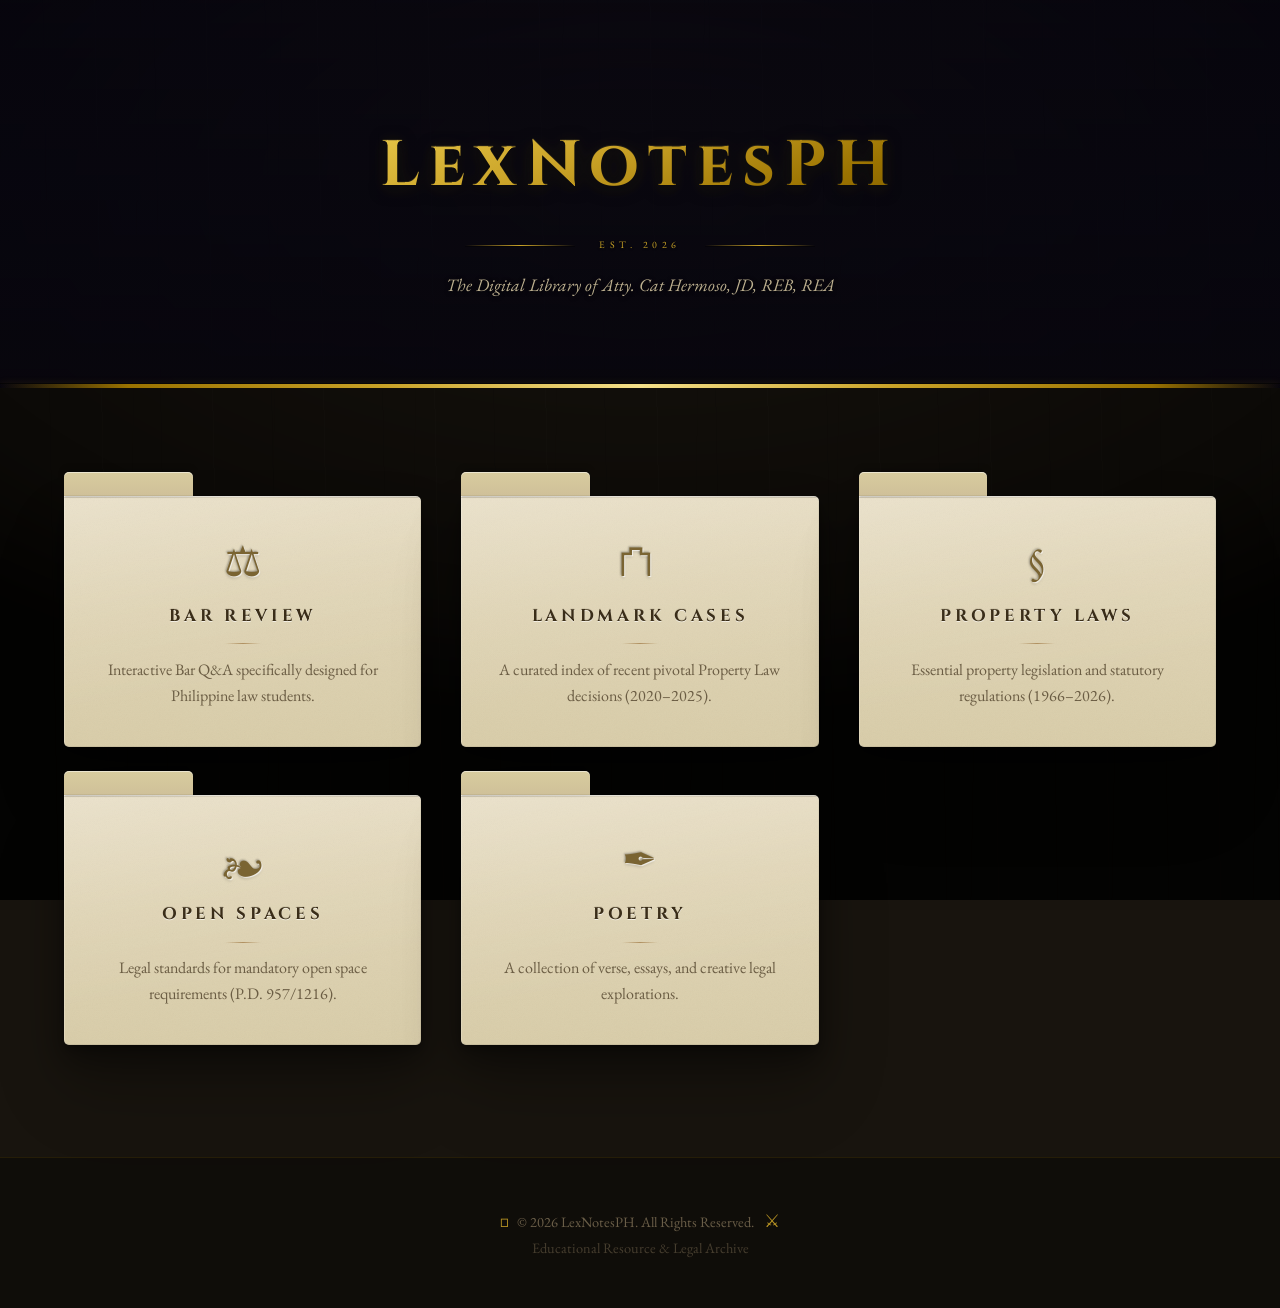
<file: index.html>
<!DOCTYPE html>
<html lang="en">
<head>
<meta charset="UTF-8">
<meta name="viewport" content="width=device-width, initial-scale=1.0">
<title>LexNotesPH — Atty. Cat Hermoso</title>

<link rel="preconnect" href="https://fonts.googleapis.com">
<link rel="preconnect" href="https://fonts.gstatic.com" crossorigin>
<link href="https://fonts.googleapis.com/css2?family=Cinzel:wght@700&family=EB+Garamond:ital,wght@0,400;0,600;1,400&display=swap" rel="stylesheet">

<style>
/* --- DESIGN SYSTEM --- */
:root {
  --primary-dark: #060510;
  --gold: #9a7200;
  --gold-mid: #c9a227;
  --gold-light: #e8c84a;
  --gold-specular: #f5e08a;
  --text: #2c2418;
  --text-muted: #6b5d44;
  --bg: #18140e;
  --folder-body: #e4d9bc;
  --folder-tab: #cfc099;
  --folder-crease: #b8a97a;
  --font-header: 'Cinzel', serif;
  --font-body: 'EB Garamond', serif;
  --transition: all 0.45s cubic-bezier(0.165, 0.84, 0.44, 1);
}

* { box-sizing: border-box; margin: 0; padding: 0; }

/* --- BASE: MAHOGANY DESK SURFACE --- */
body {
  font-family: var(--font-body);
  background-color: var(--bg);
  color: var(--text);
  line-height: 1.7;
  display: flex;
  flex-direction: column;
  min-height: 100vh;
  align-items: center;
  position: relative;
}

/* Wood grain simulation: subtle angled lines */
body::before {
  content: "";
  position: fixed;
  inset: 0;
  pointer-events: none;
  z-index: 0;
  background:
    repeating-linear-gradient(
      89deg,
      transparent 0px,
      transparent 58px,
      rgba(0,0,0,0.06) 58px,
      rgba(0,0,0,0.06) 59px,
      transparent 59px,
      transparent 110px,
      rgba(255,255,255,0.015) 110px,
      rgba(255,255,255,0.015) 111px
    ),
    repeating-linear-gradient(
      91deg,
      transparent 0px,
      transparent 140px,
      rgba(0,0,0,0.04) 140px,
      rgba(0,0,0,0.04) 141px
    );
}

/* Spotlight vignette — light source from above center */
body::after {
  content: "";
  position: fixed;
  inset: 0;
  pointer-events: none;
  z-index: 0;
  background: radial-gradient(
    ellipse 80% 60% at 50% 20%,
    rgba(60,45,20,0.0) 0%,
    rgba(0,0,0,0.55) 80%,
    rgba(0,0,0,0.85) 100%
  );
}

main {
  padding: 5rem 24px 7rem;
  width: 100%;
  max-width: 1200px;
  position: relative;
  z-index: 1;
}

/* --- HEADER: LIBRARY PHOTO + GOLD SEAL --- */
header {
  text-align: center;
  width: 100%;
  padding: 7rem 2rem 5.5rem;
  position: relative;
  overflow: hidden;
  z-index: 1;
}

/* Real photo layer */
header .header-bg {
  position: absolute;
  inset: 0;
  background:
    url('https://images.unsplash.com/photo-1481627834876-b7833e8f5570?auto=format&fit=crop&w=1920&q=80')
    center / cover no-repeat;
  z-index: 0;
}

/* Cinematic dark overlay with warm low-light tint */
header .header-bg::after {
  content: '';
  position: absolute;
  inset: 0;
  background:
    linear-gradient(
      to bottom,
      rgba(4,3,18,0.60) 0%,
      rgba(6,5,16,0.78) 60%,
      rgba(8,6,14,0.92) 100%
    );
}

header .header-content {
  position: relative;
  z-index: 1;
}

/* Beveled gold rule at bottom of header */
header::after {
  content: '';
  position: absolute;
  bottom: 0; left: 0; right: 0;
  z-index: 2;
  height: 4px;
  background: linear-gradient(
    to right,
    transparent 0%,
    var(--gold) 10%,
    var(--gold-mid) 30%,
    var(--gold-specular) 50%,
    var(--gold-mid) 70%,
    var(--gold) 90%,
    transparent 100%
  );
  box-shadow:
    0 -1px 0 rgba(0,0,0,0.6),
    0 2px 10px rgba(200,162,39,0.25);
}

/* Metallic foil title */
header h1 {
  font-family: var(--font-header);
  font-size: clamp(2.6rem, 6vw, 4rem);
  margin-bottom: 0.4rem;
  letter-spacing: 0.15em;
  background: linear-gradient(
    160deg,
    var(--gold-specular)  0%,
    var(--gold-light)     25%,
    var(--gold-mid)       45%,
    var(--gold)           65%,
    #6b4e00               85%,
    var(--gold-mid)       100%
  );
  -webkit-background-clip: text;
  -webkit-text-fill-color: transparent;
  /* Debossed shadow pair */
  filter:
    drop-shadow(0 3px 8px rgba(0,0,0,0.9))
    drop-shadow(0 -1px 0 rgba(255,220,80,0.15));
}

header p {
  color: #bdb090;
  font-style: italic;
  font-size: 1.1rem;
  max-width: 560px;
  margin: 0 auto;
  text-shadow: 0 1px 4px rgba(0,0,0,0.8);
}

.ornament {
  display: flex;
  align-items: center;
  justify-content: center;
  gap: 1.5rem;
  margin: 1rem auto;
}

.ornament::before, .ornament::after {
  content: '';
  display: block;
  width: 110px;
  height: 1px;
  background: linear-gradient(to right, transparent, var(--gold-mid), transparent);
  box-shadow: 0 1px 0 rgba(0,0,0,0.4);
}

.ornament span {
  font-size: 0.62rem;
  letter-spacing: 0.45em;
  color: var(--gold-mid);
  text-shadow: 0 1px 2px rgba(0,0,0,0.6);
}

/* --- GRID --- */
.hub-grid {
  display: grid;
  grid-template-columns: repeat(auto-fit, minmax(290px, 1fr));
  gap: 3rem 2.5rem;
  /* Padding-top gives space for the folder tabs */
  padding-top: 1.8rem;
}

/* --- FOLDER CARDS --- */
.card {
  text-decoration: none;
  color: inherit;
  display: flex;
  flex-direction: column;
  align-items: center;
  text-align: center;
  padding: 2.8rem 2rem 2.4rem;
  position: relative;
  transition: var(--transition);
  border-radius: 0 5px 5px 5px;

  /* Manila folder body color with a warm gradient for paper curl */
  background:
    linear-gradient(
      170deg,
      rgba(255,255,255,0.22) 0%,
      rgba(255,255,255,0.06) 40%,
      transparent 70%
    ),
    /* Paper grain noise via inline SVG data URI */
    url("data:image/svg+xml,%3Csvg xmlns='http://www.w3.org/2000/svg' width='200' height='200'%3E%3Cfilter id='n' x='0' y='0'%3E%3CfeTurbulence type='fractalNoise' baseFrequency='0.85' numOctaves='4' stitchTiles='stitch'/%3E%3CfeColorMatrix type='saturate' values='0'/%3E%3C/filter%3E%3Crect width='200' height='200' filter='url(%23n)' opacity='0.055'/%3E%3C/svg%3E"),
    linear-gradient(180deg, var(--folder-body) 0%, #d8cca8 100%);

  /* Multi-layer shadow: ambient + key light from upper-left + long cast shadow on desk */
  box-shadow:
    inset 0  1px 0   rgba(255,255,255,0.55),
    inset 0 -1px 0   rgba(0,0,0,0.08),
    inset 1px 0 0    rgba(255,255,255,0.2),
    inset -1px 0 0   rgba(0,0,0,0.05),
    0  1px  2px rgba(0,0,0,0.18),
    0  4px  8px rgba(0,0,0,0.22),
    0 14px 28px rgba(0,0,0,0.30),
    0 30px 55px rgba(0,0,0,0.22),
    0 50px 80px rgba(0,0,0,0.12);
}

/* Folder tab */
.card::before {
  content: '';
  position: absolute;
  top: -24px;
  left: 0;
  width: 36%;
  height: 24px;
  border-radius: 5px 5px 0 0;
  background: linear-gradient(
    to bottom,
    #d8cc9e 0%,
    var(--folder-tab) 100%
  );
  box-shadow:
    0 -3px 6px rgba(0,0,0,0.20),
    inset 0 1px 0 rgba(255,255,255,0.5),
    inset 0 -1px 0 rgba(0,0,0,0.06);
}

/* Fold crease line at top of card body */
.card::after {
  content: '';
  position: absolute;
  top: 0; left: 0; right: 0;
  height: 2px;
  background: linear-gradient(
    to right,
    rgba(0,0,0,0.14),
    rgba(0,0,0,0.06) 50%,
    rgba(0,0,0,0.14)
  );
  border-radius: 5px 5px 0 0;
}

.card:hover {
  transform: translateY(-14px) rotate(-0.6deg);
  box-shadow:
    inset 0  1px 0   rgba(255,255,255,0.55),
    inset 0 -1px 0   rgba(0,0,0,0.08),
    0  2px  4px rgba(0,0,0,0.18),
    0  8px 18px rgba(0,0,0,0.25),
    0 24px 50px rgba(0,0,0,0.32),
    0 48px 80px rgba(0,0,0,0.22),
    0 70px 100px rgba(0,0,0,0.12);
}

/* --- ENGRAVED ICONS --- */
.icon {
  font-size: 2.6rem;
  display: block;
  margin-bottom: 1.2rem;
  line-height: 1;
  font-style: normal;
  color: #7a6432;
  /* Engraved: pressed into paper */
  text-shadow:
     1px  1px 1px rgba(255,255,255,0.75),
    -1px -1px 2px rgba(0,0,0,0.30),
     0px  2px 3px rgba(0,0,0,0.15);
  filter: none;
  transition: var(--transition);
  user-select: none;
}

.card:hover .icon {
  color: #5c4820;
  text-shadow:
     2px  2px 2px rgba(255,255,255,0.65),
    -1px -1px 3px rgba(0,0,0,0.40),
     0px  3px 5px rgba(0,0,0,0.20);
  transform: scale(1.08);
}

/* --- CARD LABELS --- */
.card h2 {
  font-family: var(--font-header);
  font-size: 1.05rem;
  margin-bottom: 0;
  color: #3a2d18;
  text-transform: uppercase;
  letter-spacing: 0.22em;
  /* Subtle embossed heading */
  text-shadow:
     0  1px 0 rgba(255,255,255,0.65),
     0 -1px 0 rgba(0,0,0,0.08);
}

.card-divider {
  width: 36px;
  height: 1px;
  margin: 0.8rem auto;
  background: linear-gradient(to right, transparent, #b09060, transparent);
}

.card p {
  color: var(--text-muted);
  font-size: 1rem;
  line-height: 1.6;
}

/* --- FOOTER --- */
footer {
  margin-top: auto;
  text-align: center;
  padding: 3rem 2rem;
  width: 100%;
  color: #6a5e48;
  border-top: 1px solid rgba(160,120,0,0.15);
  background: rgba(0,0,0,0.35);
  position: relative;
  z-index: 1;
  font-size: 0.9rem;
}

/* --- RESPONSIVE --- */

/* Tablet */
@media (max-width: 900px) {
  .hub-grid {
    grid-template-columns: repeat(auto-fit, minmax(min(260px, 100%), 1fr));
    gap: 2.5rem 1.8rem;
  }
}

/* Mobile */
@media (max-width: 768px) {
  header { padding: 4rem 1.2rem 3.5rem; }

  /* Fix 1: Lighten overlay so photo shows through on short mobile header */
  header .header-bg::after {
    background: linear-gradient(
      to bottom,
      rgba(4,3,18,0.45) 0%,
      rgba(6,5,16,0.60) 60%,
      rgba(8,6,14,0.72) 100%
    );
  }
  .ornament::before, .ornament::after { width: 48px; }

  .hub-grid {
    /* Single column on most phones */
    grid-template-columns: 1fr;
    gap: 2.2rem;
    padding-top: 1.6rem;
    max-width: 420px;
    margin: 0 auto;
  }

  .card {
    padding: 2.2rem 1.5rem 2rem;
    border-radius: 0 4px 4px 4px;
  }

  .card::before {
    width: 42%;
    height: 20px;
    top: -20px;
  }

  .icon { font-size: 2.2rem; }
  .card h2 { font-size: 0.95rem; letter-spacing: 0.18em; }
  .card p { font-size: 0.95rem; }
}

/* Fix 2: Dark mode OS + mobile — brighten photo and fix dark brown title */
@media (prefers-color-scheme: dark) and (max-width: 768px) {
  header .header-bg {
    filter: brightness(1.25);
  }

  /* Replace dark-bottomed gradient with a fully luminous gold — removes the muddy #6b4e00 stop */
  header h1 {
    background: linear-gradient(
      160deg,
      #fff5c0           0%,
      var(--gold-specular) 20%,
      var(--gold-light)    45%,
      var(--gold-mid)      70%,
      var(--gold-light)   100%
    );
    -webkit-background-clip: text;
    -webkit-text-fill-color: transparent;
    filter:
      drop-shadow(0 2px 8px rgba(0,0,0,0.95))
      drop-shadow(0 -1px 0 rgba(255,230,100,0.35));
  }
}

/* Small phones */
@media (max-width: 420px) {
  main { padding: 4rem 14px 5rem; }
  header p { font-size: 0.98rem; }

  .hub-grid { gap: 2rem; }

  .card {
    padding: 2rem 1.2rem 1.8rem;
    /* Reduce long cast shadow on small screens for performance */
    box-shadow:
      inset 0  1px 0   rgba(255,255,255,0.55),
      inset 0 -1px 0   rgba(0,0,0,0.08),
      0  1px  2px rgba(0,0,0,0.18),
      0  6px 14px rgba(0,0,0,0.25),
      0 18px 36px rgba(0,0,0,0.28);
  }
}

/* Touch devices — swap hover lift for active press */
@media (hover: none) {
  .card:hover {
    transform: none;
    box-shadow:
      inset 0  1px 0   rgba(255,255,255,0.55),
      inset 0 -1px 0   rgba(0,0,0,0.08),
      0  1px  2px rgba(0,0,0,0.18),
      0  4px  8px rgba(0,0,0,0.22),
      0 14px 28px rgba(0,0,0,0.30),
      0 30px 55px rgba(0,0,0,0.22),
      0 50px 80px rgba(0,0,0,0.12);
  }

  .card:active {
    transform: scale(0.97);
    box-shadow:
      inset 0  1px 0   rgba(255,255,255,0.45),
      0  1px  3px rgba(0,0,0,0.3),
      0  6px 14px rgba(0,0,0,0.28);
    transition: all 0.15s ease;
  }

  .card:hover .icon { transform: none; }
  .card:hover .icon { filter: none; }
}
</style>
</head>
<body>

<header>
  <div class="header-bg"></div>
  <div class="header-content">
    <h1>LexNotesPH</h1>
    <div class="ornament">
      <span>EST. 2026</span>
    </div>
    <p>The Digital Library of Atty. Cat Hermoso, JD, REB, REA</p>
  </div>
</header>

<main>
  <div class="hub-grid">

    <a href="/bar-review/" class="card">
      <div class="icon">⚖</div>
      <h2>Bar Review</h2>
      <div class="card-divider"></div>
      <p>Interactive Bar Q&A specifically designed for Philippine law students.</p>
    </a>

    <a href="/landmark-cases/" class="card">
      <div class="icon">⛫</div>
      <h2>Landmark Cases</h2>
      <div class="card-divider"></div>
      <p>A curated index of recent pivotal Property Law decisions (2020–2025).</p>
    </a>

    <a href="/property-laws/" class="card">
      <div class="icon">§</div>
      <h2>Property Laws</h2>
      <div class="card-divider"></div>
      <p>Essential property legislation and statutory regulations (1966–2026).</p>
    </a>

    <a href="/open-space/" class="card">
      <div class="icon">❧</div>
      <h2>Open Spaces</h2>
      <div class="card-divider"></div>
      <p>Legal standards for mandatory open space requirements (P.D. 957/1216).</p>
    </a>

    <a href="/poetry/" class="card">
      <div class="icon">✒</div>
      <h2>Poetry</h2>
      <div class="card-divider"></div>
      <p>A collection of verse, essays, and creative legal explorations.</p>
    </a>

  </div>
</main>

<footer>
  <p><a href="/egypt-timeline/index.html" style="opacity: 0.9; text-decoration: none; transition: all 0.3s ease; display: inline-block; font-size: 1.1rem; margin-right: 0.4em; color: var(--gold-mid);" onmouseover="this.style.opacity='1'; this.style.transform='scale(1.2)';" onmouseout="this.style.opacity='0.9'; this.style.transform='scale(1)';" title="𓋹">𓋹</a>&copy; 2026 LexNotesPH. All Rights Reserved. <a href="/epstein-files/index.html" style="opacity: 0.9; text-decoration: none; transition: all 0.3s ease; display: inline-block; font-size: 1.1rem; margin-left: 0.4em; color: var(--gold-mid);" onmouseover="this.style.opacity='1'; this.style.transform='scale(1.2)';" onmouseout="this.style.opacity='0.9'; this.style.transform='scale(1)';" title="Fiat justitia ruat caelum">⚔</a><br>
  <span style="opacity: 0.6;">Educational Resource &amp; Legal Archive</span></p>
</footer>

</body>
</html>
</file>
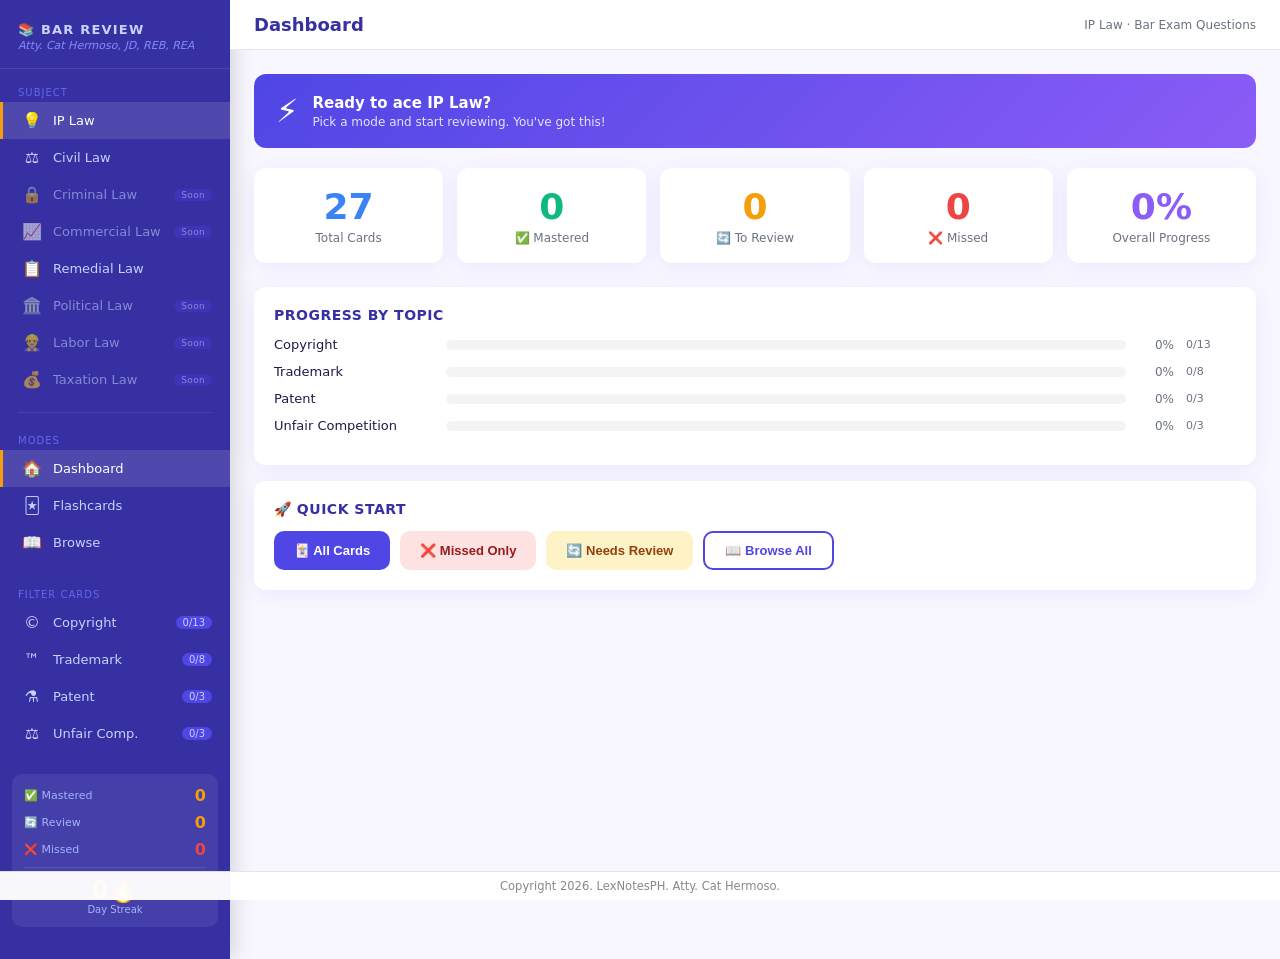
<file: bar-review/index.html>
﻿<!DOCTYPE html>
<html lang="en">
<head>
<meta charset="UTF-8">
<meta name="viewport" content="width=device-width, initial-scale=1.0">
<title>Philippine Bar Review — Compiled by Atty. Cat Hermoso</title>
<style>
:root {
  --primary: #4f46e5;
  --primary-light: #818cf8;
  --primary-dark: #3730a3;
  --gold: #f59e0b;
  --gold-light: #fde68a;
  --green: #10b981;
  --green-bg: #d1fae5;
  --red: #ef4444;
  --red-bg: #fee2e2;
  --amber: #f59e0b;
  --amber-bg: #fef3c7;
  --blue: #3b82f6;
  --blue-bg: #dbeafe;
  --purple: #8b5cf6;
  --purple-bg: #ede9fe;
  --bg: #f8f7ff;
  --white: #ffffff;
  --text: #1e1b4b;
  --text-muted: #6b7280;
  --border: #e5e7eb;
  --card-shadow: 0 4px 20px rgba(79,70,229,.08);
}
* { box-sizing: border-box; margin: 0; padding: 0; }
body { font-family: 'Segoe UI', system-ui, sans-serif; background: var(--bg); color: var(--text); display: flex; min-height: 100vh; }

/* ── SIDEBAR ── */
#sidebar {
  width: 230px; min-width: 230px; background: var(--primary-dark);
  display: flex; flex-direction: column; padding: 0 0 20px;
  box-shadow: 4px 0 20px rgba(0,0,0,.15); overflow-y: auto;
}
#sidebar-logo { padding: 22px 18px 16px; border-bottom: 1px solid rgba(255,255,255,.1); }
#sidebar-logo h1 { font-size: 13px; color: #c7d2fe; text-transform: uppercase; letter-spacing: 1.2px; }
#sidebar-logo p { font-size: 11px; color: #818cf8; margin-top: 2px; font-style: italic; }
.nav-section { padding: 10px 0; }
.nav-section-label { padding: 8px 18px 4px; font-size: 10px; text-transform: uppercase; letter-spacing: 1px; color: #6366f1; }
.nav-item { display: flex; align-items: center; gap: 10px; padding: 9px 18px; cursor: pointer; font-size: 13px; color: #c7d2fe; transition: all .15s; border-left: 3px solid transparent; }
.nav-item:hover { background: rgba(255,255,255,.07); color: #fff; }
.nav-item.active { background: rgba(255,255,255,.12); color: #fff; border-left-color: var(--gold); }
.nav-item.coming-soon { opacity: .55; cursor: default; }
.nav-item.coming-soon:hover { background: none; color: #c7d2fe; }
.nav-icon { font-size: 16px; width: 22px; text-align: center; }
.nav-badge { margin-left: auto; background: var(--primary); color: #c7d2fe; padding: 1px 7px; border-radius: 10px; font-size: 10px; }
.nav-badge.soon { background: #4338ca; font-size: 9px; letter-spacing: .3px; }
#sidebar-stats { margin: 12px; background: rgba(255,255,255,.07); border-radius: 10px; padding: 12px; }
#sidebar-stats .stat-row { display: flex; justify-content: space-between; align-items: center; margin-bottom: 8px; }
#sidebar-stats .stat-label { font-size: 11px; color: #a5b4fc; }
#sidebar-stats .stat-val { font-size: 16px; font-weight: 700; color: var(--gold); }
#streak-display { text-align: center; margin-top: 8px; padding-top: 8px; border-top: 1px solid rgba(255,255,255,.1); }
#streak-display .streak-num { font-size: 24px; font-weight: 800; color: var(--gold); }
#streak-display .streak-label { font-size: 10px; color: #a5b4fc; }
.subject-divider { border: none; border-top: 1px solid rgba(255,255,255,.08); margin: 4px 18px; }

/* ── MAIN ── */
#main { flex: 1; display: flex; flex-direction: column; overflow: hidden; min-height: 100vh; }
#topbar { background: var(--white); border-bottom: 1px solid var(--border); padding: 14px 24px; display: flex; align-items: center; gap: 16px; }
#topbar h2 { font-size: 18px; color: var(--primary-dark); flex: 1; }
#topbar .topbar-meta { font-size: 12px; color: var(--text-muted); }
#content { flex: 1; overflow-y: auto; padding: 24px; }

/* ── PANELS ── */
.panel { display: none; }
.panel.visible { display: block; }

/* ── DASHBOARD ── */
.dash-grid { display: grid; grid-template-columns: repeat(auto-fill, minmax(160px, 1fr)); gap: 14px; margin-bottom: 24px; }
.dash-stat { background: var(--white); border-radius: 12px; padding: 18px; text-align: center; box-shadow: var(--card-shadow); }
.dash-stat-num { font-size: 36px; font-weight: 800; }
.dash-stat-num.green { color: var(--green); }
.dash-stat-num.amber { color: var(--amber); }
.dash-stat-num.red { color: var(--red); }
.dash-stat-num.blue { color: var(--blue); }
.dash-stat-label { font-size: 12px; color: var(--text-muted); margin-top: 4px; }
.topic-progress-section { background: var(--white); border-radius: 12px; padding: 20px; box-shadow: var(--card-shadow); margin-bottom: 16px; }
.topic-progress-section h3 { font-size: 14px; color: var(--primary-dark); margin-bottom: 14px; text-transform: uppercase; letter-spacing: .5px; }
.topic-row { display: flex; align-items: center; gap: 12px; margin-bottom: 12px; }
.topic-name { font-size: 13px; color: var(--text); width: 160px; flex-shrink: 0; }
.progress-bar-wrap { flex: 1; background: #f3f4f6; border-radius: 20px; height: 10px; overflow: hidden; }
.progress-bar-fill { height: 100%; border-radius: 20px; transition: width .6s ease; }
.progress-bar-fill.green { background: linear-gradient(90deg, var(--green), #34d399); }
.progress-bar-fill.amber { background: linear-gradient(90deg, var(--amber), #fcd34d); }
.progress-bar-fill.red { background: linear-gradient(90deg, var(--red), #f87171); }
.progress-bar-fill.blue { background: linear-gradient(90deg, var(--blue), #60a5fa); }
.progress-bar-fill.purple { background: linear-gradient(90deg, var(--purple), #a78bfa); }
/* ── REMEDIAL LAW PROGRESS BAR FILLS (purple theme) ── */
.progress-bar-fill.civil { background: linear-gradient(90deg, #3730a3, #6366f1); }
.progress-bar-fill.criminal { background: linear-gradient(90deg, #5b21b6, #8b5cf6); }
.progress-bar-fill.evidence { background: linear-gradient(90deg, #7c3aed, #a78bfa); }
.progress-bar-fill.special-proc { background: linear-gradient(90deg, #6d28d9, #c4b5fd); }
.progress-bar-fill.remedies { background: linear-gradient(90deg, #4338ca, #818cf8); }
.progress-bar-fill.ethics { background: linear-gradient(90deg, #a21caf, #e879f9); }
.topic-pct { font-size: 12px; color: var(--text-muted); width: 36px; text-align: right; }
.motivational { background: linear-gradient(135deg, var(--primary), var(--purple)); color: white; border-radius: 12px; padding: 18px 22px; margin-bottom: 20px; display: flex; align-items: center; gap: 14px; }
.motivational .mot-icon { font-size: 32px; }
.motivational .mot-text h3 { font-size: 15px; margin-bottom: 3px; }
.motivational .mot-text p { font-size: 12px; opacity: .85; }

/* ── FLASHCARD MODE ── */
#flashcard-controls { display: flex; align-items: center; gap: 10px; margin-bottom: 20px; flex-wrap: wrap; }
.fc-filter { padding: 7px 12px; border: 1px solid var(--border); border-radius: 8px; font-size: 13px; background: var(--white); color: var(--text); cursor: pointer; }
.fc-filter.active { background: var(--primary); color: white; border-color: var(--primary); }
.fc-progress-bar { flex: 1; background: #e5e7eb; border-radius: 20px; height: 8px; overflow: hidden; min-width: 100px; }
.fc-progress-fill { height: 100%; background: linear-gradient(90deg, var(--primary), var(--purple)); border-radius: 20px; transition: width .4s ease; }
.fc-counter { font-size: 13px; color: var(--text-muted); white-space: nowrap; }

.flashcard-wrap { perspective: 1200px; max-width: 780px; margin: 0 auto; height: calc(100vh - 280px); min-height: 320px; max-height: 620px; }
.flashcard { width: 100%; height: 100%; position: relative; transform-style: preserve-3d; transition: transform .6s cubic-bezier(.4,0,.2,1); cursor: pointer; }
.flashcard.flipped { transform: rotateY(180deg); }
.card-face { position: absolute; width: 100%; height: 100%; backface-visibility: hidden; border-radius: 18px; padding: 32px; box-shadow: 0 8px 40px rgba(79,70,229,.15); display: flex; flex-direction: column; overflow: hidden; }
.card-front { background: linear-gradient(135deg, #fff 0%, #f5f3ff 100%); border: 2px solid #e0e7ff; }
.card-back { background: linear-gradient(135deg, #f0fdf4 0%, #dcfce7 100%); border: 2px solid #a7f3d0; transform: rotateY(180deg); }
.card-tag { display: inline-flex; align-items: center; gap: 5px; padding: 4px 10px; border-radius: 20px; font-size: 11px; font-weight: 600; margin-bottom: 14px; }
.card-tag.copyright { background: var(--blue-bg); color: var(--blue); }
.card-tag.trademark { background: var(--amber-bg); color: #b45309; }
.card-tag.patent { background: var(--purple-bg); color: var(--purple); }
.card-tag.unfair { background: var(--red-bg); color: var(--red); }
.card-tag.default-tag { background: var(--blue-bg); color: var(--blue); }
/* ── REMEDIAL LAW TOPIC TAGS (purple theme) ── */
.card-tag.civil { background: #e0e7ff; color: #3730a3; }
.card-tag.criminal { background: #ede9fe; color: #5b21b6; }
.card-tag.evidence { background: #f3e8ff; color: #7c3aed; }
.card-tag.special-proc { background: #faf5ff; color: #6d28d9; }
.card-tag.remedies { background: #eef2ff; color: #4338ca; }
.card-tag.ethics { background: #fdf4ff; color: #a21caf; }
.card-year { margin-left: 6px; opacity: .6; font-weight: 400; }
.card-question { font-size: 17px; line-height: 1.75; color: var(--text); flex: 1; overflow-y: auto; padding-right: 6px; }
.card-question strong { color: var(--primary-dark); }
.card-hint { margin-top: 18px; text-align: center; font-size: 12px; color: var(--primary-light); }
.card-hint span { animation: pulse 2s infinite; display: inline-block; }
@keyframes pulse { 0%,100%{opacity:.5;} 50%{opacity:1;} }
.card-answer-label { font-size: 11px; text-transform: uppercase; letter-spacing: 1px; color: var(--green); font-weight: 700; margin-bottom: 10px; }
.card-answer { font-size: 16px; line-height: 1.75; color: var(--text); flex: 1; overflow-y: auto; padding-right: 6px; }
.card-statute { margin-top: 14px; padding: 10px 14px; background: rgba(255,255,255,.7); border-left: 3px solid var(--green); border-radius: 0 8px 8px 0; font-size: 12px; color: #065f46; font-style: italic; }
.card-case { margin-top: 8px; padding: 8px 14px; background: rgba(255,255,255,.7); border-left: 3px solid var(--blue); border-radius: 0 8px 8px 0; font-size: 12px; color: #1e40af; }

.card-question::-webkit-scrollbar, .card-answer::-webkit-scrollbar { width: 4px; }
.card-question::-webkit-scrollbar-track, .card-answer::-webkit-scrollbar-track { background: transparent; }
.card-question::-webkit-scrollbar-thumb, .card-answer::-webkit-scrollbar-thumb { background: rgba(79,70,229,.25); border-radius: 4px; }
.fc-actions { display: flex; gap: 12px; justify-content: center; margin-top: 16px; flex-wrap: wrap; }
.fc-btn { padding: 12px 24px; border-radius: 10px; border: none; font-size: 14px; font-weight: 600; cursor: pointer; transition: all .2s; display: flex; align-items: center; gap: 7px; }
.fc-btn.reveal { background: var(--primary); color: white; }
.fc-btn.reveal:hover { background: var(--primary-dark); transform: translateY(-1px); }
.fc-btn.got-it { background: var(--green-bg); color: #065f46; }
.fc-btn.got-it:hover { background: #a7f3d0; }
.fc-btn.review { background: var(--amber-bg); color: #92400e; }
.fc-btn.review:hover { background: #fde68a; }
.fc-btn.missed { background: var(--red-bg); color: #991b1b; }
.fc-btn.missed:hover { background: #fecaca; }
.fc-btn.next { background: var(--white); color: var(--primary); border: 2px solid var(--primary); }
.fc-btn.next:hover { background: var(--primary); color: white; }
.fc-btn.prev { background: var(--white); color: var(--text-muted); border: 2px solid var(--border); }
.fc-nav { display: flex; justify-content: space-between; align-items: center; max-width: 780px; margin: 16px auto 0; }
.fc-dot-row { display: flex; gap: 5px; flex-wrap: wrap; max-width: 400px; }
.fc-dot { width: 10px; height: 10px; border-radius: 50%; background: #e5e7eb; cursor: pointer; transition: all .2s; flex-shrink: 0; }
.fc-dot.current { background: var(--primary); transform: scale(1.3); }
.fc-dot.mastered { background: var(--green); }
.fc-dot.review { background: var(--amber); }
.fc-dot.missed { background: var(--red); }
.done-screen { text-align: center; padding: 50px 20px; }
.done-screen .done-emoji { font-size: 64px; margin-bottom: 16px; }
.done-screen h2 { font-size: 26px; color: var(--primary-dark); margin-bottom: 8px; }
.done-screen p { font-size: 15px; color: var(--text-muted); margin-bottom: 24px; }
.done-stats { display: flex; justify-content: center; gap: 20px; margin-bottom: 28px; flex-wrap: wrap; }
.done-stat { background: var(--white); border-radius: 12px; padding: 16px 24px; text-align: center; box-shadow: var(--card-shadow); }
.done-stat .num { font-size: 28px; font-weight: 800; }
.done-stat .lbl { font-size: 12px; color: var(--text-muted); }

/* ── BROWSE MODE ── */
.browse-filters { display: flex; gap: 8px; flex-wrap: wrap; margin-bottom: 18px; align-items: center; }
.filter-chip { padding: 6px 14px; border-radius: 20px; border: 1px solid var(--border); background: var(--white); font-size: 12px; cursor: pointer; color: var(--text-muted); transition: all .15s; }
.filter-chip:hover { border-color: var(--primary); color: var(--primary); }
.filter-chip.active { background: var(--primary); color: white; border-color: var(--primary); }
#browse-search { padding: 9px 14px 9px 36px; border: 1px solid var(--border); border-radius: 8px; font-size: 14px; width: 100%; max-width: 400px; background: var(--white); color: var(--text); outline: none; }
#browse-search:focus { border-color: var(--primary); }
.search-wrap { position: relative; flex: 1; max-width: 400px; }
.search-icon-inner { position: absolute; left: 11px; top: 50%; transform: translateY(-50%); color: var(--text-muted); }
.browse-grid { display: flex; flex-direction: column; gap: 10px; }
.browse-card { background: var(--white); border-radius: 12px; border: 1px solid var(--border); overflow: hidden; box-shadow: var(--card-shadow); transition: box-shadow .2s; }
.browse-card:hover { box-shadow: 0 8px 30px rgba(79,70,229,.12); }
.browse-card-header { padding: 14px 18px; cursor: pointer; display: flex; align-items: flex-start; gap: 12px; }
.browse-card-meta { display: flex; gap: 6px; flex-shrink: 0; flex-direction: column; align-items: flex-start; }
.browse-card-body { display: none; padding: 0 18px 18px; border-top: 1px solid #f3f4f6; }
.browse-card.open .browse-card-body { display: block; }
.browse-card.open .browse-toggle { transform: rotate(180deg); }
.browse-toggle { color: var(--text-muted); transition: transform .2s; margin-left: auto; font-size: 14px; flex-shrink: 0; margin-top: 2px; }
.browse-q { font-size: 15px; color: var(--text); line-height: 1.6; flex: 1; }
.answer-box { background: #f0fdf4; border-radius: 8px; padding: 14px 16px; font-size: 14px; line-height: 1.75; color: var(--text); margin-top: 12px; border-left: 4px solid var(--green); }
.answer-label { font-size: 11px; text-transform: uppercase; letter-spacing: 1px; color: var(--green); font-weight: 700; margin-bottom: 8px; }
.statute-pill { display: inline-block; background: var(--blue-bg); color: var(--blue); padding: 3px 10px; border-radius: 20px; font-size: 11px; margin-top: 10px; margin-right: 5px; }
.case-pill { display: inline-block; background: var(--purple-bg); color: var(--purple); padding: 3px 10px; border-radius: 20px; font-size: 11px; margin-top: 10px; margin-right: 5px; }
.status-badge { display: inline-flex; align-items: center; gap: 4px; padding: 3px 8px; border-radius: 10px; font-size: 10px; font-weight: 600; cursor: pointer; transition: all .15s; white-space: nowrap; }
.status-badge.not-started { background: #f3f4f6; color: var(--text-muted); }
.status-badge.mastered { background: var(--green-bg); color: #065f46; }
.status-badge.review { background: var(--amber-bg); color: #92400e; }
.status-badge.missed { background: var(--red-bg); color: #991b1b; }
.no-results { text-align: center; padding: 50px; color: var(--text-muted); font-style: italic; }
mark { background: #fef08a; padding: 0 2px; border-radius: 2px; }

/* ── COMING SOON PANEL ── */
.coming-soon-panel { text-align: center; padding: 80px 20px; }
.coming-soon-panel .cs-icon { font-size: 72px; margin-bottom: 20px; }
.coming-soon-panel h2 { font-size: 28px; color: var(--primary-dark); margin-bottom: 12px; }
.coming-soon-panel p { font-size: 15px; color: var(--text-muted); max-width: 500px; margin: 0 auto 30px; line-height: 1.7; }
.cs-subjects-grid { display: grid; grid-template-columns: repeat(auto-fill, minmax(160px,1fr)); gap: 12px; max-width: 700px; margin: 0 auto 30px; }
.cs-subject-card { background: var(--white); border-radius: 12px; padding: 20px 14px; text-align: center; box-shadow: var(--card-shadow); border: 2px dashed var(--border); }
.cs-subject-card .cs-sub-icon { font-size: 28px; margin-bottom: 8px; }
.cs-subject-card .cs-sub-name { font-size: 13px; color: var(--text-muted); font-weight: 600; }
.cs-subject-card .cs-sub-badge { display: inline-block; background: var(--blue-bg); color: var(--blue); padding: 2px 8px; border-radius: 10px; font-size: 10px; margin-top: 6px; }

/* ── TOAST ── */
#toast { position: fixed; bottom: 24px; right: 24px; padding: 12px 20px; border-radius: 10px; font-size: 13px; font-weight: 600; color: white; opacity: 0; transform: translateY(10px); transition: all .3s; pointer-events: none; z-index: 9999; }
#toast.show { opacity: 1; transform: translateY(0); }
#toast.green { background: var(--green); }
#toast.amber { background: var(--amber); }
#toast.red { background: var(--red); }
#toast.blue { background: var(--blue); }

/* ── CONFETTI ── */
.confetti-piece { position: fixed; width: 8px; height: 8px; border-radius: 2px; animation: confettiFall 2s ease-in forwards; pointer-events: none; z-index: 99999; }
@keyframes confettiFall { 0%{transform:translateY(-20px) rotate(0deg);opacity:1;} 100%{transform:translateY(100vh) rotate(720deg);opacity:0;} }

::-webkit-scrollbar { width: 5px; } ::-webkit-scrollbar-thumb { background: #c7d2fe; border-radius: 3px; }

/* ═══════════════════════════════════════════
   MOBILE OPTIMISATION  (≤ 768px)
═══════════════════════════════════════════ */
#mobile-header { display: none; }
#mobile-nav    { display: none; }

@media (max-width: 768px) {

  /* ── Core layout ── */
  body { flex-direction: column; height: 100vh; overflow: hidden; }
  #sidebar { display: none; }
  #main { flex: 1; overflow-y: auto; padding-bottom: 68px; width: 100%; min-width: 0; }

  /* ── Mobile sticky header ── */
  #mobile-header {
    display: flex; align-items: center; justify-content: space-between;
    background: #4f46e5; color: #fff;
    padding: 10px 14px; position: sticky; top: 0; z-index: 200;
    box-shadow: 0 2px 8px rgba(79,70,229,.35); flex-shrink: 0;
  }
  #mobile-title { font-weight: 700; font-size: 15px; letter-spacing: .3px; }
  #mobile-subject-select {
    background: rgba(255,255,255,.15); color: #fff;
    border: 1px solid rgba(255,255,255,.35); border-radius: 6px;
    padding: 5px 8px; font-size: 13px; cursor: pointer; max-width: 165px;
  }
  #mobile-subject-select option { background: #312e81; color: #fff; }

  /* ── Topbar ── */
  #topbar { padding: 10px 14px; flex-shrink: 0; }
  #topbar h2 { font-size: 15px; }

  /* ── Content ── */
  #content { padding: 12px; }

  /* ── Dashboard stat grid → 2 columns ── */
  .dash-grid { grid-template-columns: 1fr 1fr !important; gap: 10px; }
  .stat-card  { padding: 14px 12px; }
  .stat-val   { font-size: 26px; }
  .stat-label { font-size: 11px; }

  /* ── Topic progress bars ── */
  .topic-row { flex-wrap: nowrap; gap: 6px; }
  .topic-name {
    width: auto !important; min-width: 0; flex: 0 0 auto; font-size: 12px;
    max-width: 110px; overflow: hidden; text-overflow: ellipsis; white-space: nowrap;
  }
  .topic-bar-wrap { flex: 1; min-width: 40px; }
  .topic-pct { width: 36px; flex-shrink: 0; text-align: right; }

  /* ── Quick-start buttons ── */
  .quick-actions { flex-direction: column; gap: 8px; }
  .quick-btn { width: 100%; justify-content: center; }

  /* ── Flashcard panel ── */
  .fc-wrap    { padding: 10px 0; }
  .flashcard-wrap { height: calc(100vh - 360px) !important; min-height: 220px; max-height: 420px; }
  .flashcard  { width: 100% !important; max-width: 100% !important; min-height: 220px; }
  .fc-face    { padding: 20px 16px; }
  .fc-question { font-size: 15px !important; }
  .fc-answer   { font-size: 14px !important; }
  .fc-controls { flex-wrap: wrap; gap: 8px; padding: 0 4px; }
  /* Nav row: stack dots BELOW the Prev/Next buttons using order */
  .fc-nav      { flex-wrap: wrap; gap: 6px; padding: 8px 4px; }
  .fc-btn.prev { order: 1; flex: 1; padding: 10px 16px !important; font-size: 14px !important; text-align: center; }
  .fc-btn.next { order: 2; flex: 1; padding: 10px 16px !important; font-size: 14px !important; text-align: center; }
  .fc-dot-row  { order: 3; width: 100%; flex-wrap: wrap; gap: 4px; justify-content: center; max-height: 52px; overflow-y: auto; display: flex; }
  .fc-action-btns { flex-wrap: wrap; gap: 8px; justify-content: center; }
  .fc-action-btns button { flex: 1 1 calc(50% - 8px); min-width: 120px; }

  /* ── Browse panel ── */
  .browse-search-wrap input { font-size: 14px; }
  .browse-chips { flex-wrap: wrap; gap: 6px; }
  .browse-card  { padding: 14px 12px; }
  .browse-q     { font-size: 14px; }
  .browse-a     { font-size: 13px; }
  .browse-pills { flex-wrap: wrap; }

  /* ── Toast — centred above tab bar ── */
  #toast {
    right: 50% !important; transform: translateX(50%) !important;
    bottom: 72px !important; width: 90%; text-align: center;
  }

  /* ── Bottom tab bar ── */
  #mobile-nav {
    display: flex;
    position: fixed; bottom: 0; left: 0; right: 0;
    background: #1e1b4b; border-top: 2px solid #4f46e5;
    z-index: 1000; height: 60px;
  }
  #mobile-nav button {
    flex: 1; display: flex; flex-direction: column;
    align-items: center; justify-content: center;
    background: none; border: none; border-top: 3px solid transparent;
    color: #a5b4fc; font-size: 0.6rem; letter-spacing: .4px;
    cursor: pointer; gap: 2px; padding: 6px 2px;
    font-family: 'Segoe UI', system-ui, sans-serif; transition: color .15s;
  }
  #mobile-nav button span  { font-size: 1.2rem; line-height: 1; }
  #mobile-nav button.active { color: #f59e0b; border-top-color: #f59e0b; }
}
.site-footer { position: fixed; bottom: 0; left: 0; right: 0; background: rgba(255,255,255,0.96); border-top: 1px solid rgba(0,0,0,0.1); text-align: center; padding: 0.45rem 1rem; font-size: 0.72rem; color: #888; z-index: 1; }
.site-footer a { color: inherit; text-decoration: none; }
.site-footer a:hover { color: #555; text-decoration: underline; }
@media (max-width: 768px) { .site-footer { display: none; } }
</style>
</head>
<body>
<div id="mobile-header">
  <span id="mobile-title">📚 Bar Review</span>
  <select id="mobile-subject-select" onchange="switchSubject(this.value)"></select>
</div>

<!-- SIDEBAR -->
<nav id="sidebar">
  <div id="sidebar-logo">
    <h1>📚 Bar Review</h1>
    <p>Atty. Cat Hermoso, JD, REB, REA</p>
  </div>

  <!-- SUBJECT SWITCHER (rendered by JS) -->
  <div id="subject-nav" class="nav-section"></div>

  <hr class="subject-divider">

  <!-- MODES -->
  <div class="nav-section">
    <div class="nav-section-label">Modes</div>
    <div class="nav-item active" onclick="showPanel('dashboard')"><span class="nav-icon">🏠</span> Dashboard</div>
    <div class="nav-item" onclick="showPanel('flashcard')"><span class="nav-icon">🃏</span> Flashcards</div>
    <div class="nav-item" onclick="showPanel('browse')"><span class="nav-icon">📖</span> Browse</div>
  </div>

  <!-- TOPIC FILTER (rendered by JS) -->
  <div id="topic-filter-nav" class="nav-section"></div>

  <div id="sidebar-stats">
    <div class="stat-row"><span class="stat-label">✅ Mastered</span><span class="stat-val" id="ss-mastered">0</span></div>
    <div class="stat-row"><span class="stat-label">🔄 Review</span><span class="stat-val" id="ss-review" style="color:#f59e0b">0</span></div>
    <div class="stat-row"><span class="stat-label">❌ Missed</span><span class="stat-val" id="ss-missed" style="color:#ef4444">0</span></div>
    <div id="streak-display">
      <div class="streak-num" id="streak-num">0🔥</div>
      <div class="streak-label">Day Streak</div>
    </div>
  </div>
</nav>

<!-- MAIN -->
<div id="main">
  <div id="topbar">
    <h2 id="topbar-title">Dashboard</h2>
    <span class="topbar-meta" id="topbar-meta">IP Law · Bar Exam Questions</span>
  </div>
  <div id="content">

    <!-- DASHBOARD -->
    <div id="panel-dashboard" class="panel visible">
      <div class="motivational" id="mot-banner">
        <div class="mot-icon">⚡</div>
        <div class="mot-text">
          <h3 id="mot-title">Ready to ace the Bar?</h3>
          <p id="mot-sub">Pick a mode and start reviewing. You've got this!</p>
        </div>
      </div>
      <div class="dash-grid">
        <div class="dash-stat"><div class="dash-stat-num blue" id="ds-total">0</div><div class="dash-stat-label">Total Cards</div></div>
        <div class="dash-stat"><div class="dash-stat-num green" id="ds-mastered">0</div><div class="dash-stat-label">✅ Mastered</div></div>
        <div class="dash-stat"><div class="dash-stat-num amber" id="ds-review">0</div><div class="dash-stat-label">🔄 To Review</div></div>
        <div class="dash-stat"><div class="dash-stat-num red" id="ds-missed">0</div><div class="dash-stat-label">❌ Missed</div></div>
        <div class="dash-stat"><div class="dash-stat-num" style="color:var(--purple)" id="ds-pct">0%</div><div class="dash-stat-label">Overall Progress</div></div>
      </div>
      <div class="topic-progress-section">
        <h3>Progress by Topic</h3>
        <div id="topic-bars"></div>
      </div>
      <div class="topic-progress-section">
        <h3>🚀 Quick Start</h3>
        <div style="display:flex;gap:10px;flex-wrap:wrap;margin-top:4px;">
          <button class="fc-btn reveal" onclick="startFiltered('all')" style="font-size:13px;padding:10px 20px;">🃏 All Cards</button>
          <button class="fc-btn" onclick="startMissedOnly()" style="background:var(--red-bg);color:#991b1b;font-size:13px;padding:10px 20px;border:none;border-radius:10px;font-weight:600;cursor:pointer;">❌ Missed Only</button>
          <button class="fc-btn" onclick="startReviewOnly()" style="background:var(--amber-bg);color:#92400e;font-size:13px;padding:10px 20px;border:none;border-radius:10px;font-weight:600;cursor:pointer;">🔄 Needs Review</button>
          <button class="fc-btn next" onclick="showPanel('browse')" style="font-size:13px;padding:10px 20px;">📖 Browse All</button>
        </div>
      </div>
    </div>

    <!-- FLASHCARD -->
    <div id="panel-flashcard" class="panel">
      <div id="flashcard-controls">
        <span class="fc-counter" id="fc-counter">Card 1 of 27</span>
        <div class="fc-progress-bar"><div class="fc-progress-fill" id="fc-progress-fill" style="width:0%"></div></div>
        <button class="filter-chip" onclick="shuffleCards()" title="Shuffle">🔀 Shuffle</button>
        <button class="filter-chip" onclick="resetDeck()" title="Reset">↺ Reset</button>
      </div>

      <div class="flashcard-wrap">
        <div class="flashcard" id="flashcard" onclick="flipCard()">
          <div class="card-face card-front">
            <div id="card-tag" class="card-tag copyright">Copyright <span class="card-year" id="card-year"></span></div>
            <div id="card-subtopic" style="font-size:11px;color:var(--text-muted);margin-bottom:12px;text-transform:uppercase;letter-spacing:.5px;"></div>
            <div class="card-question" id="card-question"></div>
            <div class="card-hint"><span>👆 Click the card to reveal the answer</span></div>
          </div>
          <div class="card-face card-back">
            <div class="card-answer-label">✅ Suggested Answer</div>
            <div class="card-answer" id="card-answer"></div>
            <div id="card-statute-el" class="card-statute" style="display:none"></div>
            <div id="card-case-el" class="card-case" style="display:none"></div>
          </div>
        </div>
      </div>

      <div class="fc-actions" id="fc-actions-before">
        <button class="fc-btn reveal" onclick="flipCard()">👁 Reveal Answer</button>
      </div>

      <div class="fc-actions" id="fc-actions-after" style="display:none">
        <button class="fc-btn got-it" onclick="markCard('mastered')">✅ Got it!</button>
        <button class="fc-btn review" onclick="markCard('review')">🔄 Need Review</button>
        <button class="fc-btn missed" onclick="markCard('missed')">❌ Missed it</button>
      </div>

      <div class="fc-nav">
        <button class="fc-btn prev" onclick="goCard(-1)" style="font-size:12px;padding:8px 14px;">← Prev</button>
        <div class="fc-dot-row" id="fc-dot-row"></div>
        <button class="fc-btn next" onclick="goCard(1)" style="font-size:12px;padding:8px 14px;">Next →</button>
      </div>

      <div id="done-screen" class="done-screen" style="display:none">
        <div class="done-emoji" id="done-emoji">🎉</div>
        <h2 id="done-title">Deck Complete!</h2>
        <p id="done-msg"></p>
        <div class="done-stats">
          <div class="done-stat"><div class="num green" id="done-mastered">0</div><div class="lbl">✅ Mastered</div></div>
          <div class="done-stat"><div class="num amber" id="done-review">0</div><div class="lbl">🔄 Review</div></div>
          <div class="done-stat"><div class="num red" id="done-missed">0</div><div class="lbl">❌ Missed</div></div>
        </div>
        <div style="display:flex;gap:12px;justify-content:center;flex-wrap:wrap;">
          <button class="fc-btn reveal" onclick="restartDeck()">🔄 Go Again</button>
          <button class="fc-btn missed" onclick="startMissedOnly()" style="background:var(--red-bg);color:#991b1b;border:none;">❌ Missed Only</button>
          <button class="fc-btn next" onclick="showPanel('dashboard')">🏠 Dashboard</button>
        </div>
      </div>
    </div>

    <!-- BROWSE -->
    <div id="panel-browse" class="panel">
      <div class="browse-filters">
        <div class="search-wrap">
          <span class="search-icon-inner">🔍</span>
          <input id="browse-search" placeholder="Search questions, cases, statutes…" oninput="renderBrowse()">
        </div>
        <div id="browse-chips" style="display:contents"></div>
      </div>
      <div id="browse-grid" class="browse-grid"></div>
    </div>

    <!-- COMING SOON -->
    <div id="panel-coming-soon" class="panel">
      <div class="coming-soon-panel">
        <div class="cs-icon" id="cs-icon">📚</div>
        <h2 id="cs-title">Coming Soon!</h2>
        <p id="cs-desc">Questions for this subject are being curated by Atty. Cat. Check back soon — this deck will be ready before you know it!</p>
        <div class="cs-subjects-grid" id="cs-subjects-grid"></div>
        <div id="cs-ready-btns" style="display:flex;gap:10px;flex-wrap:wrap;justify-content:center;"></div>
      </div>
    </div>

  </div>
</div>

<div id="toast"></div>

<script>
// ═══════════════════════════════════════════
// SUBJECTS DATA
// Add new bar subjects here as question sets are ready.
// Set ready:true when questions are loaded.
// ═══════════════════════════════════════════
const SUBJECTS = {
  "IP Law": {
    label: "IP Law",
    icon: "💡",
    ready: true,
    color: "#4f46e5",
    topics: ["Copyright","Trademark","Patent","Unfair Competition"],
    topicColors: { Copyright:"blue", Trademark:"amber", Patent:"purple", "Unfair Competition":"red" },
    topicIcons:  { Copyright:"©", Trademark:"™", Patent:"⚗", "Unfair Competition":"⚖" },
    questions: [
      {
        id:1, year:2022, topic:"Copyright", subtopic:"Fair Use",
        question:"A professor teaching Intellectual Property Law distributed photocopies taken from a book written by another expert to a class of 15 law students. Excerpts shown in the photocopies were meant to be for discussion and criticism in one of the class sessions.\n\nIs this a violation of the law on Copyright? Explain briefly.",
        answer:"No, there is no violation of the law on Copyright. The distribution of the photocopies/excerpts of a book to the class for discussion and criticism purposes constitutes fair use under the Intellectual Property Code.\n\nThe fair use of a copyrighted work for criticism, comment, news reporting, teaching including multiple copies for classroom use, scholarship, research, and similar purposes is not an infringement of copyright.\n\nThe source and name of the author must also be mentioned.",
        statute:"IPC Sec. 185 — Fair Use; IPC Sec. 184(b)",
        keyCase:null
      },
      {
        id:2, year:2019, topic:"Copyright", subtopic:"Fair Use",
        question:"KLM Printers, Inc. operated a small outlet at the ground floor of a university building. It possessed soft copies of certain textbooks on file, and would print 'book-alikes' (reproduced entire textbooks) upon order and for a fee, displaying samples in its stall for sale to the public.\n\nThe authors filed a suit for copyright infringement. KLM invoked fair use, contending that the 'book-alikes' are used for educational purposes.\n\n(a) What is the doctrine of fair use?\n(b) Is KLM Printers' invocation of fair use proper in this case?",
        answer:"(a) Fair use of a copyrighted work for criticism, comment, news reporting, teaching including multiple copies for classroom use, scholarship, research, and similar purposes is not an infringement of copyright. The following factors are considered: (1) purpose and character of use — commercial vs. non-profit educational; (2) nature of the copyrighted work; (3) amount and substantiality of the portion used; (4) effect on the potential market or value of the work.\n\n(b) No, KLM cannot legally invoke fair use. The reproduction is commercial in nature. Moreover, the entire book was reproduced, which violated the economic rights of the authors and had an injurious effect on the potential market or value of the copyrighted works.",
        statute:"IPC Sec. 185 — Fair Use",
        keyCase:null
      },
      {
        id:3, year:2019, topic:"Patent", subtopic:"Patentability",
        question:"X Pharmaceuticals, Inc. manufactures the antibiotic ointment Marvelopis, covered by a patent expiring in 2020. In January 2019, they filed for a new patent for Disilopis — the same substance as Marvelopis, but now targeted for skin whitening.\n\n(a) What are the three (3) requisites of patentability under the IP Code?\n(b) Should X Pharmaceuticals' patent application for Disilopis be granted?",
        answer:"(a) Requisites of patentable inventions:\n1. NEW/NOVEL — An invention shall NOT be considered new if it forms part of prior art.\n2. INVOLVES AN INVENTIVE STEP — Invention is non-obvious to a Person Having Ordinary Skill in the Art (PHOSITA Standard).\n3. INDUSTRIALLY APPLICABLE — An invention that can be produced and used in any industry.\n\n(b) No, the patent application for Disilopis will not prosper. It does not satisfy the elements of novelty and inventive step.\n\nUnder IPC Sec. 26.2, in the case of drugs and medicines, there is no inventive step if the invention results from the mere discovery of a new form or new property of a known substance which does not result in the enhancement of the known efficacy of that substance, or the mere discovery of any new property or new use for a known substance.",
        statute:"IPC Sec. 21 — Patentable Inventions; IPC Sec. 23 — Novelty; IPC Sec. 26.2 — Inventive Step (drugs)",
        keyCase:null
      },
      {
        id:4, year:2019, topic:"Trademark", subtopic:"Actual Use",
        question:"W Hotels, Inc. applied for and registered its trademark 'W' with the IPO in connection with its hotels worldwide (2005). In 2009, RST Corp. filed a petition for cancellation on the ground of non-use, claiming W Hotels has no hotel in the Philippines bearing the 'W' trademark.\n\nW Hotels defended that it used the 'W' trademark in Philippine commerce through its interactive websites for hotel reservations, accessible to Philippine residents, with proof of actual bookings by Filipinos.\n\nIs W Hotels' defense against the petition for cancellation of trademark tenable?",
        answer:"Yes, W Hotels' defense is tenable.\n\nThe Supreme Court held that 'Starwood's use of the 'W' mark for reservation services through its website constitutes use of the mark which is already sufficient to protect its registration under the entire subject classification from non-use cancellation. This, notwithstanding the absence of a Starwood hotel or establishment in the Philippines.'\n\nThe use of the trademark through an interactive website accessible to Philippine residents — with actual booking transactions — constitutes sufficient use of the mark in Philippine commerce.",
        statute:null,
        keyCase:"W Land Holdings, Inc. vs Starwood Hotels and Resorts Worldwide, Inc., G.R. No. 222366, December 4, 2017"
      },
      {
        id:5, year:2018, topic:"Trademark", subtopic:"Trademark Ownership vs. Prior User",
        question:"Aling Yoling developed the famous 'Ysmaellas' pastillas brand and registered it as a copyright with the National Library. Her neighbor Aling Yasmin started using the term 'Ysmaellas' for her pastillas and registered it as a trademark with the IPO.\n\n(a) Can Aling Yoling successfully obtain court relief to prohibit Aling Yasmin from using 'Ysmaellas' based on her copyright? What is the difference between copyright and trademark registration?\n(b) Can Aling Yasmin seek injunctive relief against Aling Yoling from using 'Ysmaellas,' relying on her trademark registration?\n(c) Can Aling Yoling seek cancellation of Aling Yasmin's trademark on the ground of 'Well-Known Brand'?",
        answer:"(a) No. Aling Yoling did not register her trademark with the IPO, so she cannot obtain court relief for trademark infringement. Copyright registration is only proof of the recording of the copyright — it does not protect a trade name or brand. Trademark registration with the IPO is indispensable for a trademark infringement suit.\n\n(b) Aling Yasmin's injunctive relief will not prosper in light of the Zuneca doctrine. Even if Aling Yasmin is the registered trademark owner, Aling Yoling as a good-faith prior user also has the right to continue legally using 'Ysmaellas.'\n\n(c) No, Aling Yoling has no grounds to seek cancellation based on the well-known brand theory — a well-known brand is one well-known internationally and in the Philippines (IPC Sec. 123(e)). However, Aling Yoling DOES have grounds to seek cancellation on the ground of being the first/prior user of the mark.",
        statute:"IPC Sec. 123(e) — Well-Known Marks; IPC Sec. 147.1; IPC Sec. 159.1",
        keyCase:"Zuneca vs. Natrapharm, G.R. No. 211850, September 8, 2020; Kho vs. CA, G.R. No. 115758, March 19, 2002"
      },
      {
        id:6, year:2018, topic:"Patent", subtopic:"Non-Prejudicial Disclosure",
        question:"Yosha invented a mechanical water pump with novelty and inventive steps. While preparing to register with the IPO, he had several models fabricated and SOLD them in his province.\n\n(a) Is Yosha's invention still patentable despite selling models publicly before filing with the IPO?\n(b) If Yosha registers his patent, can he prevent anyone who has possession of the earlier models from using them?",
        answer:"(a) Yes, Yosha's invention is still patentable. Under the principle of NON-PREJUDICIAL DISCLOSURE (IPC Sec. 25), a disclosure made by the inventor during the 12 months preceding the filing date or priority date shall not prejudice the applicant if the disclosure was made by the inventor himself.\n\nThe rule that an invention forms part of 'prior art' when made public presupposes that the disclosure was made by someone OTHER than the inventor-applicant.\n\n(b) No. Yosha cannot prevent anyone in possession of the earlier models from using them. One of the limitations of patent rights is the doctrine of exhaustion — the use of a patented product which has been put on the market in the Philippines by the owner, or with his express consent, insofar as such use is performed after that product has been so put on the market.",
        statute:"IPC Sec. 25 — Non-Prejudicial Disclosure; IPC Sec. 72.1 — Limitations of Patent Rights",
        keyCase:null
      },
      {
        id:7, year:2017, topic:"Copyright", subtopic:"Fair Use",
        question:"Pascuala, a professor of music at a local university with special focus on indigenous music, purchased a CD of Virtucio's Ilocano songs. She copied the CD and sent the second copy to her Music Department for the class to listen to and analyze the works of Virtucio.\n\nDid Pascuala thereby infringe Virtucio's copyright? Explain.",
        answer:"No, Pascuala did not infringe on the intellectual property rights of Virtucio.\n\nThe fair use of a copyrighted work for criticism, comment, news reporting, teaching including multiple copies for classroom use, scholarship, research, and similar purposes is not an infringement of copyright.\n\nPascuala's use of the musical works was for educational purposes and classroom use, which is allowed under the fair use provisions of the IP Code.",
        statute:"IPC Sec. 185 — Fair Use",
        keyCase:null
      },
      {
        id:8, year:2017, topic:"Patent", subtopic:"Compulsory Licensing",
        question:"Super Biology Corporation invented and patented a miracle medicine for AIDS. Being the sole manufacturer, it sold the medicine at an exorbitant price. The DOH asked Super Biology for a license to produce and sell the AIDS medicine to the public at a substantially lower price. Super Biology refused, citing huge research and development costs.\n\nYou are the legal consultant of the DOH. How will you resolve the matter?",
        answer:"The DOH may file a petition for COMPULSORY LICENSING of the medicine for AIDS with the Director of Legal Affairs of the IPO.\n\nGrounds for compulsory license are present: procuring the AIDS medicine at a cheaper price is a matter of national emergency, an extremely urgent national health concern, and is imbued with public interest.\n\nAfter the license is granted, the medicine may then be produced and payment made to the patent owner on more reasonable commercial terms.",
        statute:"IPC Sec. 93 — Grounds for Compulsory Licensing",
        keyCase:null
      },
      {
        id:9, year:2016, topic:"Trademark", subtopic:"Prior Use vs. Registration",
        question:"ABC Appliances Corporation (domestic) has used the mark 'TTubes' in the Philippines since 2000 for televisions bought from YYY Engineers (Taiwanese manufacturer). In 2015, YYY filed a trademark application for 'TTubes.' Later, ABC also filed. YYY relies on 'first to file' while ABC invokes 'doctrine of prior use.'\n\n(a) Does YYY's earlier filing mean it has prior right over the trademark?\n(b) Does YYY's prior registration conclusively make it the trademark owner of 'TTubes'?",
        answer:"(a) No. Applying the doctrine in Zuneca vs. Natrapharm, a prior user in good faith also has a legal right to use a trademark. A mere first-to-file does not automatically defeat the rights of a good-faith prior user.\n\n(b) No. Registration of a trademark merely creates a prima facie presumption of the validity of the registration. This presumption may be challenged and overcome in an appropriate action. The presumption may likewise be defeated by evidence of prior use by another person.",
        statute:"IPC Sec. 147.1; IPC Sec. 159.1",
        keyCase:"Zuneca vs. Natrapharm, G.R. No. 211850, September 8, 2020"
      },
      {
        id:10, year:2016, topic:"Trademark", subtopic:"Dominancy vs. Holistic Test",
        question:"X's 'MINI-ME' burgers have a registered blue logo since 2010. Competitor Y named her burger 'ME-TOO' with a bluish-green logo. X sued for trademark infringement. The trial court ruled in favor of X applying the Holistic Test, holding that the dissimilarities are too trifling and that 'ME-TOO' is likely to cause confusion with 'MINI-ME.'\n\nIs the application of the Holistic Test correct?",
        answer:"The application of the Holistic Test is NOT correct. In similar cases involving competing burger products, the Supreme Court consistently applied the DOMINANCY TEST in determining trademark infringement.\n\nThe Dominancy Test focuses on the similarity of the dominant features of the competing trademarks which are likely to cause confusion, mistake, and deception in the minds of the purchasing public.\n\nThe Holistic or Totality Test considers the entirety of the marks, including labels and packaging.\n\nApplying the Dominancy Test: 'MINI-ME' burgers is confusingly similar to 'ME-TOO' burgers based on the dominant features.",
        statute:null,
        keyCase:"McDonald's Corporation vs. LC Big Mak Burger, Inc., G.R. No. 143993, August 18, 2004; McDonald's Corporation vs. MacJoy Fastfood Corporation, G.R. No. 166115, February 2, 2007"
      },
      {
        id:11, year:2016, topic:"Unfair Competition", subtopic:"Hoarding of Bottles",
        question:"MS Brewery Corporation manufactures beer 'MS Lite.' Competitor BA Brewery's sales soared while MS Lite's dropped. MS discovered BA stored thousands of empty 'MS Lite' bottles in its warehouses. MS filed a suit for unfair competition. The RTC ruled in favor of MS, finding a connection between the dwindling sales and BA's bottle hoarding.\n\nIs the RTC correct?",
        answer:"No, the RTC is NOT correct. The Supreme Court held that hoarding — the act of accumulating empty bottles to impede circulation of the bottled product — does NOT amount to unfair competition under the IP Code.\n\nHoarding does not relate to any patent, trademark, trade name, or service mark that was invaded. There is no fraudulent 'passing off,' no representation or misrepresentation that would confuse the goods of MS with those of BA.\n\nHoarding for purposes of destruction is closer to what R.A. No. 623 covers, not the IP Code's unfair competition provisions.",
        statute:"IPC Sec. 168 — Unfair Competition; R.A. 623",
        keyCase:"Coca-Cola Bottlers Philippines vs. Gomez, G.R. No. 154491, November 14, 2008"
      },
      {
        id:12, year:2015, topic:"Copyright", subtopic:"Differentiation of IP Rights",
        question:"(a) Differentiate trademark, copyright, and patent from each other.\n(b) What is the doctrine of equivalents?\n(c) In what ways would a case for infringement of trademark be different from a case for unfair competition?",
        answer:"(a) TRADEMARK protects marks, names, symbols, and logos used in commerce to identify goods/services — registered with the IPO. COPYRIGHT protects original literary, artistic, and scientific works — arises from the moment of creation, registration is optional. PATENT protects inventions — requires registration with the IPO; grants exclusive right to make, use, and sell the invention.\n\n(b) DOCTRINE OF EQUIVALENTS — used to determine patent infringement. Patent infringement occurs when a device appropriates a prior invention by incorporating its innovative concept and, albeit with some modification and change, performs the same function in substantially the same way to achieve the same result.\n\n(c) Trademark infringement requires registration of the trademark with the IPO. Unfair competition may be filed even if the trademark is NOT registered. Additionally, fraudulent intent is an element of unfair competition but not of trademark infringement.",
        statute:"IPC Sec. 172 — Copyright; IPC Sec. 21 — Patent; IPC Sec. 121 — Trademark; IPC Sec. 168 — Unfair Competition",
        keyCase:null
      },
      {
        id:13, year:2015, topic:"Trademark", subtopic:"Prior Use vs. Registration",
        question:"From 2009 to 2014, Clark Enterprises (Philippine corporation) imported tires from CHEN, Inc. (Taiwanese) under the mark 'Light Year' and sold them in the Philippines. In 2015, CHEN filed a trademark application for 'Light Year' and obtained a Certificate of Registration. Clark Enterprises sought cancellation, claiming it had a better right as the first user of the mark in the Philippines.\n\nDecide the case.",
        answer:"Applying the doctrine in the Zuneca case, both CHEN, Inc. and Clark Enterprises can continue to use the 'Light Year' Mark.\n\nCHEN, Inc., as the registered trademark owner of 'Light Year' by virtue of the Certificate of Registration issued by the IPO, has the right to use the trademark.\n\nAs Clark Enterprises was able to establish that it is a prior user of the 'Light Year' mark in the Philippines, ostensibly in good faith, it can also continue to use the 'Light Year' mark, applying the Zuneca doctrine on prior user in good faith.",
        statute:"IPC Sec. 147.1; IPC Sec. 159.1",
        keyCase:"Zuneca vs. Natrapharm, G.R. No. 211850, September 8, 2020"
      },
      {
        id:14, year:2014, topic:"Trademark", subtopic:"Paris Convention",
        question:"Jinggy studied at Kluwer University (KU) in Germany. Upon returning, he named his graduate school the 'Kluwer Graduate School of Business of Mindanao' and immediately registered it with the Bureau of Trademarks. KU did not consent to this unauthorized use of its name.\n\nWhat advice can you give KU?",
        answer:"I can advise KU to file a Petition for Cancellation of the 'Kluwer' Graduate School of Business of Mindanao with the Bureau of Trademarks.\n\nJinggy is not the owner of the mark 'Kluwer' and has no right to register it in his name. KU as the owner has the exclusive right to register the same.\n\nEven if KU did not register 'Kluwer' in the Philippines, KU is entitled to protection under the PARIS CONVENTION, to which both the Philippines and Germany are signatories. Under Philippine law, a trade name of a national of a State that is a party to the Paris Convention is protected 'without the obligation of filing or registration.'",
        statute:"Paris Convention; IPC Sec. 165 — Trade Names",
        keyCase:"Ecole de Cuisine Manille vs. Renauil Cointreau & Cie, G.R. No. 185830, June 5, 2013"
      },
      {
        id:15, year:2014, topic:"Unfair Competition", subtopic:"Fraudulent Intent",
        question:"[MULTIPLE CHOICE] In intellectual property cases, fraudulent intent is NOT an element of the cause of action EXCEPT in cases involving:\n\nA. Trademark infringement\nB. Copyright infringement\nC. Patent infringement\nD. Unfair competition",
        answer:"D. Unfair Competition.\n\nFraudulent intent is an element of unfair competition. In contrast, trademark infringement, copyright infringement, and patent infringement do not require proof of fraudulent intent — infringement itself is sufficient.",
        statute:"IPC Sec. 168 — Unfair Competition",
        keyCase:null
      },
      {
        id:16, year:2014, topic:"Trademark", subtopic:"Dominancy vs. Holistic Test",
        question:"Skechers sued Inter-Pacific for trademark infringement for using Skechers' registered 'S' logo on Inter-Pacific's shoe products ('Strong' brand). Skechers pointed to similarities in color scheme, wave-like mid-sole pattern, and the stylized 'S' in the same location. Inter-Pacific argued that under the Holistic Test, the marks are different: 'Strong' vs. 'Skechers USA,' no oval design around the 'S,' and lower price point.\n\nWhich test is proper — Holistic or Dominancy? Decide.",
        answer:"The proper test is the DOMINANCY TEST, which focuses on the similarity of the dominant features of the competing trademarks likely to cause confusion.\n\nApplying the Dominancy Test: The use of the stylized 'S' by Inter-Pacific infringes on Skechers' registered mark. The dominant feature of the trademark is the stylized 'S' — it is precisely this that catches the eye of the purchaser. The mere fact that Inter-Pacific used the same stylized 'S' — the dominant feature of Skechers' trademark — already constitutes infringement, even without the oval design.",
        statute:null,
        keyCase:"Skechers, U.S.A. vs. Inter Pacific Industrial Trading Corp., G.R. No. 164321, March 23, 2011"
      },
      {
        id:17, year:2013, topic:"Copyright", subtopic:"First Sale Doctrine",
        question:"KK is a medical student from Bangkok. She discovered the same foreign textbooks prescribed at UST are 40–50% cheaper in Bangkok. She ordered 50 copies of each book and sold them to classmates at 20% less than Philippine price. XX, the exclusive licensed Philippine publisher, sued KK for copyright infringement.\n\nDecide.",
        answer:"KK did NOT commit copyright infringement. Under the FIRST SALE DOCTRINE, the economic rights of the author extend only to the first public distribution of each copy. After the first sale of the original copies, the owner may use and re-sell the same.\n\nHowever, KK must also establish that the number of copies she imported is compatible with fair use, otherwise she may be held liable for copyright infringement.",
        statute:"IPC — First Sale Doctrine; IPC Sec. 185 — Fair Use",
        keyCase:null
      },
      {
        id:18, year:2013, topic:"Copyright", subtopic:"Copyright Ownership",
        question:"Rudy, a fine arts student, would paint and leave his works lying around his boarding house. He found one of his paintings, 'Manila Traffic Jam,' on display at the university cafeteria. The cafeteria operator bought it from roommate Bernie, who claimed to be its painter and owner. Bernie also had registered the painting in his name with the National Library.\n\nWho owns the copyright to the painting?",
        answer:"RUDY owns the copyright over the painting as the original creator thereof.\n\nHis copyright existed from the MOMENT OF CREATION. The registration of the painting by Bernie with the National Library did NOT confer copyright upon him — registration with the National Library is merely for the purpose of completing the records of the National Library. It does not create copyright.\n\nCopyright belongs to the author from the moment of creation, regardless of registration.",
        statute:"IPC Sec. 172 — Copyright from moment of creation; IPC Sec. 178.1 — Ownership; IPC Sec. 191 — Registration (National Library)",
        keyCase:null
      },
      {
        id:19, year:2012, topic:"Copyright", subtopic:"Copyright from Creation",
        question:"[MULTIPLE CHOICE] X's painting of the Madonna and Child was used by her mother to print personalized gift wrappers to raise funds for Bantay Bata. Y, an entrepreneur, used the painting on the wrapper, made many copies, and sold them through National Bookstore.\n\nWhich statement is MOST ACCURATE?\n\na) Y can use the painting because this is not copyrightable material.\nb) X can sue Y for infringement because artistic works are protected from the moment of creation.\nc) Works of art need to be copyrighted also to get protection under the law.\nd) Y can use the drawing because it is already public property having been published already.",
        answer:"(b) X can sue Y for infringement because artistic works are protected from the moment of creation.\n\nCopyright over artistic and literary works vests automatically at the moment of creation — no registration is required. Y's reproduction and sale of the painting without X's consent constitutes copyright infringement.",
        statute:"IPC Sec. 172 — Copyright protection from moment of creation",
        keyCase:null
      },
      {
        id:20, year:2010, topic:"Copyright", subtopic:"Overlap of IP Rights",
        question:"Can an article of commerce serve as a trademark and at the same time enjoy patent and copyright protection? Explain and give an example.",
        answer:"Yes. A stamped or marked container of goods can be registered as a TRADEMARK.\n\nThe original ornamental design or model for articles of manufacture can be COPYRIGHTED under IPC Sec. 172(h).\n\nAn ornamental design CANNOT be patented (aesthetic creations cannot be patented under IPC Sec. 22.5). However, it may be registered as an INDUSTRIAL DESIGN under IPC Sec. 113.1.\n\nExample: A container of goods with an original ornamental design can simultaneously be (1) registered as a trademark, (2) copyrighted, and (3) registered as an industrial design.",
        statute:"IPC Sec. 172(h) — Copyrightable works; IPC Sec. 22.5 — Non-patentable; IPC Sec. 113.1 — Industrial Design",
        keyCase:null
      },
      {
        id:21, year:2010, topic:"Copyright", subtopic:"Copyright vs. Right to Privacy",
        question:"Valentino surreptitiously took photographs of his girlfriend Monaliza in Boracay. The photos later appeared online and in a celebrity magazine — Valentino had sold them to the magazine and uploaded them to his blog.\n\n(a) Does Monaliza have a cause of action against Valentino for violation of her intellectual property rights?\n(b) Valentino's friend Francesco stole the photographs and sold them to a magazine. Does Valentino have a cause of action against Francesco?\n(c) Does Monaliza have any cause of action against Francesco?",
        answer:"(a) No, Monaliza does NOT have a cause of action against Valentino for violation of intellectual property rights. Monaliza does not possess any copyright over the photographs — it is the PHOTOGRAPHER (Valentino) who owns the copyright. However, Monaliza may sue Valentino for VIOLATION OF HER RIGHT TO PRIVACY.\n\n(b) Yes. As copyright owner of the photographs, Valentino has exclusive economic rights including the right to reproduce, distribute, and display his works. Francesco's unauthorized copying and selling constitutes copyright infringement.\n\n(c) Yes. Monaliza can also sue Francesco for VIOLATION OF HER RIGHT TO PRIVACY — but not for infringement of intellectual property rights.",
        statute:"IPC Sec. 177 — Economic Rights; IPC — Right to Privacy",
        keyCase:null
      },
      {
        id:22, year:2009, topic:"Trademark", subtopic:"Trademark Infringement; Copyright; Injunction",
        question:"Lacoste International reprinted published photographs of Filipino boxing icon Sonny Bachao (showing him in a Lacoste shirt) and used them worldwide in print commercials with the phrase 'Sonny Bachao just loves Lacoste,' without Sonny's permission.\n\nYou are Sonny's lawyer. Advise him on:\n(a) Suing for trademark infringement because Lacoste used his image without permission.\n(b) Suing for copyright infringement because of unauthorized use of published photographs.\n(c) Suing for injunction to stop Lacoste from featuring him in their commercials.\n(d) Can Lacoste validly invoke that it is not a Philippine company and Philippine courts have no jurisdiction?",
        answer:"(a) Sonny CANNOT sue for trademark infringement. The photographs were not registered as a trademark. An action for trademark infringement will not prosper unless the mark is registered with the IPO.\n\n(b) Sonny CANNOT sue for copyright infringement because he is not the copyright owner. The copyright belongs to the photographers who took the photos, or to the newspaper company — the photos were a result of the photographers' performance of their regular duties. Moreover, the newspaper publishers authorized reproduction to Lacoste.\n\n(c) The COMPLAINT FOR INJUNCTION will prosper. Lacoste's use of Sonny's image without his approval violates IPC Sec. 169 — it misleads consumers into believing Sonny is affiliated with or sponsored by Lacoste. Moreover, Sonny's right to privacy was violated, further supporting the injunction.\n\n(d) No. Lacoste International's defense is NOT valid. A foreign corporation, even without a Philippine license to do business, may still be SUED before Philippine courts and administrative tribunals under Sec. 133 of the Corporation Code.",
        statute:"IPC Sec. 169 — False Designations; Corporation Code Sec. 133",
        keyCase:null
      },
      {
        id:23, year:2008, topic:"Copyright", subtopic:"Copyright Ownership; Derivative Works",
        question:"Eloise was hired by Petong to write bi-monthly newspaper articles for Diario de Manila for P1,000 per column. Three columns were published. The newspaper closed after two months. Three years later, Eloise planned to publish an anthology of her works including those three columns.\n\n(a) Does Eloise need authorization from New Media Enterprises (the newspaper owner) to include her Diario de Manila columns in her own anthology?\n(b) New Media Enterprises plans to publish Eloise's columns in its own anthology, 'The Best of Diario de Manila.' Eloise was never paid. Name one irrefutable legal argument to enjoin this.",
        answer:"(a) No. Eloise does NOT need authorization from New Media Enterprises. As the author, she owns the copyright to her columns. The copyright over works created by an employee in the course of employment belongs to the employer — EXCEPT where the employee was specifically hired to write for the employer. Here, Eloise retained copyright ownership as the author.\n\n(b) An anthology is a DERIVATIVE WORK and is protected as a new work. However, New Media Enterprises is required to procure the CONSENT of the original author to legally publish the columns in its anthology. As copyright owner, Eloise has the exclusive right to authorize or prevent the reproduction of her work, including its public distribution by sale or other transfer of ownership.",
        statute:"IPC Sec. 178.1 — Copyright ownership; IPC Sec. 177.1 and 177.3 — Economic Rights; IPC — Derivative Works",
        keyCase:null
      },
      {
        id:24, year:2008, topic:"Copyright", subtopic:"Copyright Ownership; Moral Rights",
        question:"Mocha Warm composed and performed the hit rap 'Warm Warm Honey' (1999). Majesty band was credited as co-author after a copyright infringement settlement. In 2002, Mocha Warm sold his economic rights over the song to Galactic Records for $10,000.\n\nIn 2008, Planet Films commissioned DJ Chef Jean (Filipino) to produce a remix of 'Warm Warm Honey' for the film 'Astig!' DJ Chef Jean died after submitting the remix. Before release, Mocha Warm demanded to be publicly credited as author of the remixed song.\n\n(a) Who are entitled to be credited as authors of the remixed Warm Warm Honey?\n(b) Who exercise copyright over the remixed Warm Warm Honey?",
        answer:"(a) MOCHA WARM, the MAJESTY BAND, and DJ CHEF JEAN are entitled to be credited as authors of the remixed Warm Warm Honey. The MORAL RIGHT OF ATTRIBUTION — the right to be acknowledged as the creator of a copyrighted work — belongs to its creators/authors and is personal and inalienable. It CANNOT be sold.\n\n(b) The copyright over the remixed Warm Warm Honey belongs to:\n- GALACTIC RECORDS — Mocha Warm's economic rights were assigned to them for $10,000.\n- MAJESTY — as co-author, they also hold copyright.\n- DJ CHEF JEAN (and his heirs) — as creator of the derivative work (remix), the copyright remained with him even though he was commissioned by Planet Films.",
        statute:"IPC Sec. 193 — Moral Rights (Right of Attribution); IPC Sec. 178 — Copyright Ownership",
        keyCase:null
      },
      {
        id:25, year:2007, topic:"Copyright", subtopic:"Copyright Infringement",
        question:"Diana and Piolo kept their love affair secret, communicating via a special instant messaging service. Greg, the controller of the service facility, kept a copy of all their messages and published them.\n\nIs Greg liable for copyright infringement? Reason briefly.",
        answer:"Yes, Greg is liable for copyright infringement.\n\nLetters and written communications are among the works which are PROTECTED FROM THE MOMENT OF THEIR CREATION — no registration is required. The publication of Diana and Piolo's messages without their consent constitutes copyright infringement.\n\nThe messages are private literary works protected under the IP Code from the moment they were written.",
        statute:"IPC Sec. 172 — Copyright from moment of creation; IPC Sec. 177 — Economic Rights",
        keyCase:null
      },
      {
        id:26, year:2004, topic:"Copyright", subtopic:"Commissioned Works",
        question:"Dr. DL commissioned artists BR and CT to paint a mural at the main lobby of his new children's hospital. The fee was P2,000,000 equally divided between them. Dr. DL provided all materials and paid for the technicians and laborers. Both BR and CT were fully paid P2M.\n\nWho owns the mural? Who owns the copyright in the mural? Why?",
        answer:"Under IPC Sec. 178.4, in the case of a COMMISSIONED WORK, the creator — in the absence of a written stipulation to the contrary — owns the COPYRIGHT, but the WORK ITSELF belongs to the person who commissioned its creation.\n\nTherefore:\n- The MURAL (the physical artwork) is owned by DR. DL as the one who commissioned the work.\n- BR and CT CO-OWN THE COPYRIGHT over the mural as the original creators and artists thereof, since there was no written agreement stipulating otherwise.",
        statute:"IPC Sec. 178.4 — Commissioned Works; IPC Sec. 178.2 — Co-authorship",
        keyCase:null
      },
      {
        id:27, year:2010, topic:"Unfair Competition", subtopic:"Parallel Importation",
        question:"Y has been engaged in the parallel importation of shoes carrying the foreign brand 'MAGIC.' Exclusive distributor X demands that Y cease importation because of his appointment as exclusive distributor of MAGIC shoes in the Philippines. Y counters that the trademark 'MAGIC' is not registered with the IPO and therefore no one has the right to prevent its parallel importation.\n\nWho is correct? Why?",
        answer:"X is correct. X is the exclusive distributor of MAGIC Shoes, and Y's action of parallel importation of MAGIC brand shoes constitutes UNFAIR COMPETITION which X has the right to enjoin.\n\nImportantly, TRADEMARK REGISTRATION IS NOT NECESSARY in an action for unfair competition. Y's argument that 'MAGIC' is not registered with the IPO is immaterial — unfair competition may be committed even against an unregistered mark.",
        statute:"IPC Sec. 168 — Unfair Competition",
        keyCase:"Yu vs. CA, G.R. No. 86683, January 21, 1993; Del Monte vs. CA, G.R. No. L-78325, January 25, 1990"
      }
    ]
  },

  // ── FUTURE SUBJECTS ── Add questions here when ready ──
  "Civil Law": {
  label: "Civil Law", icon: "\u2696\uFE0F", ready: true, color: "#10b981",
  topics: ["Human Relations","Family Code","Property","Obligations & Contracts","Succession","Damages & Quasi-Delict","Special Laws"],
  topicColors: {
    "Human Relations":"green","Family Code":"amber","Property":"blue",
    "Obligations & Contracts":"purple","Succession":"red",
    "Damages & Quasi-Delict":"civil","Special Laws":"ethics"
  },
  topicIcons: {
    "Human Relations":"\uD83E\uDD1D","Family Code":"\uD83D\uDC68\u200D\uD83D\uDC69\u200D\uD83D\uDC67","Property":"\uD83C\uDFE0",
    "Obligations & Contracts":"\uD83D\uDCDD","Succession":"\uD83D\uDCDC",
    "Damages & Quasi-Delict":"\u2696\uFE0F","Special Laws":"\uD83D\uDCCB"
  },
  questions: [
    {
      id: 1,
      year: 2022,
      topic: "Human Relations",
      subtopic: "Abuse of Rights",
      question: "Abuse of Rights Noel is the son of spouses Marie and Benedict. Benedict has passed away. For Noel's 7 th birthday, his paternal grandparents offered to organize and pay for his birthday party. In coordination with Marie, the grandparents booked the party venue, signed the contracts with the caterer and the entertainers, finalized the guest list, and paid all amounts due. Marie promised to them to bring Noel to the party. A week before the scheduled birthday party, Marie decided that she would not bring Noel to the party, and that she would instead take him on an out-of-town trip on the day of the party. Marie could not forget that her parents-in-law initially opposed Benedict's marriage to her because she was a former burlesque dancer. Marie did not notify the grandparents of her plan to skip the birthday party. During the party, the grandparents kept trying to get in touch with her but she ignored all their calls. The grandparents and the guests who went to the party were very dismayed that Noel was not present. When the grandparents asked Marie why she did not bring Noel to the party, she simply replied, \"I am his mother, and I decide where he goes!\" To which, Noel's grandmother retorted, \"Anak mo lang s'ya ! Hindi mo s'ya pag-aari !\" The grandparents seek your advice on whether there is legal basis to hold Marie liable for the damages that they have suffered as a result of her acts.",
      answer: "Yes. Marie exercised her parental authority in bad faith, motivated by a past grudge, not the best interest of the child. Under Arts. 19, 21, and 26 of the Civil Code, liability attaches when a legal right is exercised with the sole intent to prejudice another and in a manner contrary to morals and good customs. Marie broke her promise, gave no notice, and ignored calls \u2014 causing the grandparents financial loss and social humiliation.\n\nConclusion: Marie is liable for actual, moral, and exemplary damages. Parental authority cannot shield malicious conduct.",
      statute: "Civil Code Art. 19, 20, 21",
      keyCase: "Carpio v. CA"
    },
    {
      id: 2,
      year: 2022,
      topic: "Family Code",
      subtopic: "Psychological Incapacity",
      question: "Psychological Incapacity Razna and Junsi got married in 2015 and were blessed with two children, Zarah and Mica. In 2020, because of the COVID-19 pandemic, the entire family had to spend 24 hours together every day in their small house. Razna observed that although Junsi continued to work from home to support the family, he began to exhibit paranoia, and constantly kept making sure that they always washed their hands and rubbed them with alcohol ten times before eating. Junsi also always wore a face mask, face shield and hazmat in the house, except when he was alone in the room. Junsi began sleeping separately from Razna and their children. He believed that other people who wanted to meet him in person were actively trying to harm him by exposing him to the virus. In early 2022, Razna filed a petition for declaration of nullity of her marriage with Junsi on the ground of psychological incapacity under Article 36 of the Family Code, citing his atypical behavior. She presented the testimony of a doctor, who proved that Junsi was suffering from psychotic paranoia due to intense stress, which accounted for his belief in things that are not real. Should Razna's petition be granted? Explain briefly. (5 points)",
      answer: "No. Under Tan-Andal v. Andal (G.R. No. 196359, 2021), psychological incapacity must exist at the time of marriage (juridical antecedence). Junsi's paranoia arose in 2020 \u2014 five years after the 2015 wedding \u2014 triggered by the COVID-19 pandemic. This is a reactive/situational condition, not a structural personality disorder rooted in his character at the time of marriage. It likewise fails the tests of gravity and incurability.\n\nConclusion: The petition should be denied. Article 36 addresses incapacity existing at marriage, not illness caused by external stressors after years of a functional union.",
      statute: "Family Code Art. 36",
      keyCase: "Tan-Andal v. Andal, G.R. No. 196359 (2021)"
    },
    {
      id: 3,
      year: 2022,
      topic: "Family Code",
      subtopic: "Conjugal Partnership - Spousal Consent",
      question: "Conjugal Partnership (Sale of Land) Before they married in 2000, Nonoy and Daday signed a marriage settlement wherein they agreed that their property relations as husband and wife would be governed by the conjugal partnership of gains. While the marriage was subsisting, they acquired a parcel of land using conjugal funds. The Register of Deeds issued a transfer certificate of title over the said land in the name of \"Nonoy, married to Daday \". Nonoy sold the parcel of land to Barby without Daday's consent. Daday was not aware of the sale and did not sign the contract of sale. A year after Nonoy and Barby signed the contract of sale, Daday died. When the children of Nonoy and Daday learned about the sale to Barby, they questioned its validity since Daday had not consented to the sale. Nonoy's position is that Daday's consent was not required because the property was registered in his name. Is the sale to Barby valid? Explain briefly. (5 points)",
      answer: "No. The land is conjugal (Art. 116, Family Code \u2014 all property acquired during marriage is presumed conjugal). The TCT annotation \"married to Daday\" is merely descriptive. Under Art. 124, any disposition or encumbrance of conjugal property without the written consent of the other spouse is void. The sale could only have been perfected with Daday's acceptance before her death, which never occurred.\n\nConclusion: The sale to Barby is void ab initio. Nonoy's argument that title in his name negates the need for consent is legally untenable.",
      statute: "Family Code Art. 116, 124",
      keyCase: ""
    },
    {
      id: 4,
      year: 2022,
      topic: "Succession",
      subtopic: "Revocation of Will and Preterition",
      question: "Revocation of Will and Preterition [This item has two questions.] In 2013, Agaton, then 70 years old, executed a will wherein he bequeathed his entire estate to his acknowledged illegitimate son Karl. Agaton entrusted the original copy of the 2013 will to Karl. In 2014, Karl joined a group of mercenaries to fight in Crimea alongside the Russians. After Russia's annexation of Crimea, Karl did not return to the Philippines and was never heard of. Five years later, in 2019, Agaton executed a codicil which provided the following: \"Because of the death of Karl, I revoke my 2013 will. I hereby recognize Gian as my other illegitimate son, and hereby bequeath to him my entire estate.\" Agaton died in 2020. During the probate of Agaton's 2019 codicil, Karl appeared in court, presented the 2013 will, contested the validity of its revocation, opposed the probate of the 2019 codicil, and sought the probate of the 2013 will. Both the 2013 will and 2019 codicil were immaculate as to form. (a) Did the 2019 codicil revoke the 2013 will? Explain briefly. (b) Distribute the estate of Agaton. Explain briefly. (5 points)",
      answer: "(a) No. Under Art. 833 of the Civil Code, a revocation based on a false cause is null and void. The codicil states \"Because of the death of Karl\" \u2014 but Karl is alive. The false cause renders the revocation ineffective; the 2013 will remains valid.\n\nConclusion: The 2013 will stands. The codicil's revocation clause is void for being based on a false cause.\n\n(b) The 2019 codicil validly recognizes Gian as an illegitimate son, making both Karl and Gian compulsory heirs. Karl inherits under the 2013 will as sole instituted heir, subject to Gian's legitime. Distribution: Gian \u2014 1/4 (legitime); Karl \u2014 3/4 (his 1/4 legitime + 1/2 free portion). The institution of Karl is reduced only to the extent it impairs Gian's legitime.",
      statute: "Civil Code Art. 854, 830",
      keyCase: ""
    },
    {
      id: 5,
      year: 2022,
      topic: "Succession",
      subtopic: "Intestate Succession - Representation",
      question: "Intestate Succession (Representation) Joey was the legitimate son of Ron and May. Joey died intestate and was survived by his wife Kathy and their two legitimate children, Luis and Clarisse. Several months after Joey died, Ron also died intestate. Ron was survived by his wife May, daughter Mercy (full-sibling of Joey), and the children of Joey (Luis and Clarisse). Distribute the estate of Ron. Explain briefly. (5 points)",
      answer: "Ron's estate is divided into three equal shares. Luis and Clarisse represent Joey by right of representation (Arts. 972, 981). Kathy, as daughter-in-law, has no right to Ron's estate. Under Art. 996, the spouse gets a share equal to each legitimate child. Result: May \u2014 1/3; Mercy \u2014 1/3; Luis \u2014 1/6; Clarisse \u2014 1/6.",
      statute: "Civil Code Art. 970, 975, 981",
      keyCase: ""
    },
    {
      id: 6,
      year: 2022,
      topic: "Obligations & Contracts",
      subtopic: "Lease - Penalty Clause",
      question: "Lease Agreement (Penalty Clause) [This item has two questions.] Jungkook, who owns a building, leases the same to Gel with the following terms: ( i ) the lease is for a period of ten years; (ii) the yearly rental is Php 1,200,000.00 payable within the first ten days of the current year; and (iii) in case of breach of any of the provisions of the lease, Gel is liable to pay Jungkook five monthly rentals and attorney's fees. Five years into the lease, Gel sends a notice to terminate the lease and offers to pay five monthly rentals. Despite Jungkook's objections, Gel vacates the premises. Jungkook sues Gel for the rentals due for the remaining five years of the lease. Gel takes the position that her liability should only be limited to five monthly rentals and attorney's fees. (a) Is there a penalty clause in the lease agreement? Explain briefly. (b) As between Jungkook and Gel, who is correct? Explain briefly. (5 points)",
      answer: "(a) Yes. The provision that Gel shall pay five monthly rentals plus attorney's fees in the event of any breach is an accessory penal undertaking \u2014 a pre-estimated liquidated damage clause \u2014 which qualifies as a penalty clause under the Civil Code.\n\nConclusion: There is a valid penalty clause in the lease agreement.\n\n(b) Gel is correct. Under Art. 1226, the penalty substitutes indemnity for damages unless the contract expressly allows recovery of actual damages in addition to the penalty. No such stipulation exists here. The five monthly rentals is the exclusive remedy; Jungkook cannot simultaneously claim the penalty and the remaining five years' rent.\n\nConclusion: Jungkook's claim for rentals for the remaining five years is precluded by the penalty clause.",
      statute: "Civil Code Art. 1226, 1229",
      keyCase: ""
    },
    {
      id: 7,
      year: 2022,
      topic: "Obligations & Contracts",
      subtopic: "Perfected Contract of Sale",
      question: "Perfected Contract of Sale Brenda saw the online advertisement of Evelyn, who sells limited edition sneakers. Through an exchange of text messages, Evelyn and Brenda agreed that: ( i ) Evelyn will sell to Brenda a pair of brand-new sneakers for Php 25,000.00; (ii) Brenda will deposit the purchase price in Evelyn's bank account; and (iii) Evelyn will deliver the sneakers within ten days from deposit. Brenda deposited the purchase price and Evelyn acknowledged receipt thereof. Before the delivery of the sneakers, Evelyn received an offer from Rosela to buy the same sneakers for Php 35,000.00. Evelyn candidly tells Brenda that she is selling the sneakers at a higher price to another buyer, and sends this text message to Brenda: \" Sizt , may iba pala akong buyer na mas malaki yung offer, sorry! Balik ko nalang bayad mo , keri?\" Evelyn claims that since the sneakers have not yet been delivered to Brenda, she can still withdraw the offer. Is Evelyn's contention tenable? Explain briefly. (5 points)",
      answer: "No. A contract of sale is consensual and perfected upon meeting of minds on the object and price (Art. 1475). The parties agreed on the sneakers and the \u20b125,000 price; the contract was perfected at that moment. Delivery is an act of consummation, not perfection. Once perfected, neither party may unilaterally withdraw. Brenda may demand specific performance or rescission with damages.\n\nConclusion: The contract is binding. Evelyn's refusal to deliver constitutes breach, not a valid withdrawal.",
      statute: "Civil Code Art. 1318, 1319, 1475",
      keyCase: ""
    },
    {
      id: 8,
      year: 2022,
      topic: "Obligations & Contracts",
      subtopic: "Statute of Frauds - Oral Sale of Land",
      question: "Oral Sale of Land Before Alma died, she orally sold to Ray and Shane a parcel of land that she owned for \u20b1500,000.00. At the time of the oral sale, Alma received partial payment of \u20b1350,000.00, and she delivered possession of the land to Ray and Shane. After Alma died, her children inherited the land. Her daughter Josie executed a Deed of Confirmation of Sale in favor of Ray and Shane, and received the balance of \u20b1150,000.00. Alma's other children contested the sale and argued that it is void because it was not in a public instrument, and that it is unenforceable under the Statute of Frauds because it was not in writing. Is the position of the surviving children of Alma legally tenable? Explain briefly. (5 points)",
      answer: "No. A contract of sale is consensual and valid by mere consent. Art. 1358's requirement of a public instrument is for convenience only, not for validity. The Statute of Frauds (Art. 1403) applies only to purely executory contracts. Here, the contract was partially executed: \u20b1350,000 was paid and possession was delivered during Alma's lifetime. Partial performance removes the sale from the Statute of Frauds. Josie's Deed of Confirmation consummated an already binding obligation that passed to the heirs under Art. 1311.\n\nConclusion: The sale is valid and enforceable. Partial performance defeats the Statute of Frauds defense.",
      statute: "Civil Code Art. 1403",
      keyCase: ""
    },
    {
      id: 9,
      year: 2022,
      topic: "Property",
      subtopic: "Double Sale and Constructive Delivery",
      question: "Double Sale and Constructive Delivery Aida, for the consideration of Php 5,000,000.00, sold her parcel of land to Lorna, as evidenced by a notarized Deed of Sale. Lorna, however, failed to deliver the amount in full, paying only Php 500,000.00 as down payment. Because of the nonpayment of the balance, Aida simply sold the same parcel of land to Fe with the intention of returning to Lorna the Php 500,000.00 down payment. Who among Aida, Lorna, and Fe owns the property? Explain briefly. (5 points)",
      answer: "Lorna owns the property. Ownership transferred to Lorna upon execution of the notarized Deed of Sale via constructive delivery (Art. 1498). Non-payment of the balance is a breach, not a defect in consent; it does not prevent transfer of ownership. Without a prior judicial or notarial demand for rescission (Art. 1592), the contract with Lorna remains valid. Aida had no title to convey to Fe at the time of the second sale.\n\nConclusion: Lorna holds the older title in the absence of valid registration or possession by Fe. The double sale rule under Art. 1544 favors Lorna.",
      statute: "Civil Code Art. 1544, 1496, 1498",
      keyCase: ""
    },
    {
      id: 10,
      year: 2022,
      topic: "Obligations & Contracts",
      subtopic: "Unconscionable Interest Rates",
      question: "Unconscionable Interest Rates Laica and Jessica, who are best friends, are both engaged in moneylending at predatory interest rates. Running out of funds, Laica borrows Php 2,000,000.00 from Jessica for two months at a monthly interest rate of 10%. Jessica releases the borrowed amount after Laica signs a promissory note. Laica then relends to Monica the borrowed amount of Php 2,000,000.00 for two months, at an interest rate of 30%. After two months, Laica fails to pay Jessica, prompting Jessica to file a collection suit against the former, for the Php 2,000,000.00 principal and 10% interest per month pursuant to their agreement. Laica counters that the monthly interest rate of 10% is exorbitant and should be reduced to the legal rate of interest at 6% per annum. Which between the positions of Laica and Jessica is tenable? Explain briefly. (5 points)",
      answer: "Laica's position is tenable. While the Usury Law is suspended, courts retain equitable power to strike down unconscionable rates (Art. 1306). A 10% monthly interest (120% per annum) is excessive and void ab initio per established jurisprudence (Medel v. CA; Lara's Gifts & Decors, 2022). When void, the rate is replaced by the legal rate of 6% per annum (BSP Circular No. 799). Laica's own predatory lending does not validate an otherwise void stipulation \u2014 contracts are assessed independently.\n\nConclusion: Jessica may collect the \u20b12,000,000 principal plus 6% per annum interest. The 10% monthly rate is void for being unconscionable.",
      statute: "Civil Code Art. 1306; BSP Circular No. 799",
      keyCase: "Nacar v. Gallery Frames"
    },
    {
      id: 11,
      year: 2022,
      topic: "Damages & Quasi-Delict",
      subtopic: "Prescription in Quasi-Delict - Subrogation",
      question: "Prescription in Quasi-Delict (Subrogation) Leon is the owner of a condominium unit located directly above the condominium unit owned by Anj . In 2014, Leon undertook renovations in his unit's bathroom, which caused water to leak from his bathroom down to Anj's unit, and caused extensive damage to Anj's belongings. As Anj had obtained property insurance on her unit and its contents from Proverbial Insurance Co. (PIC), Anj was able to recover the value of the damage in September 2016. In October 2022, PIC, as subrogee of Anj , sued Leon to recover the insurance proceeds it paid to Anj . Leon interposed prescription to dismiss the suit of PIC. PIC counters that the payment of the insurance proceeds in 2016 created, by way of legal subrogation, a 10-year period within which to file the suit against Leon . Is PIC correct? Explain briefly. (5 points)",
      answer: "No. Legal subrogation under Art. 2207 merely places the insurer in the shoes of the insured \u2014 it does not create a new obligation or reset the prescriptive period. The underlying cause of action is quasi-delict, which prescribes in four years from accrual (Art. 1146). The cause accrued in 2014; the four-year period lapsed in 2018. The insurance payment in 2016 did not restart the clock. PIC's 2022 suit is therefore barred by prescription. (See Henson v. UCPB General Insurance, G.R. No. 223134, 2019.)\n\nConclusion: PIC's complaint was filed four years too late. The quasi-delict prescriptive period governs, not the 10-year period for obligations created by law.",
      statute: "Civil Code Art. 1146; Insurance Code",
      keyCase: ""
    },
    {
      id: 12,
      year: 2022,
      topic: "Damages & Quasi-Delict",
      subtopic: "Solidary Liability in Quasi-Delict",
      question: "Solidary Liability Gio, single, joined a marathon organized by Takbo Co. For lack of alternative routes, the marathon course included a public road which was not blocked-off from vehicles. Takbo Co. solicited the sponsorship of Kotse Corp. for added financial support. Gio was hit by a jeepney driven by JD on the public road and died. The parents of Gio sued Takbo Co. and Kotse Corp. for damages. The court ruled that Kotse Corp. is solidarily liable for damages with Takbo Co. for being one of the principal movers of the event due to its sponsorship. Is the court correct? Explain briefly. (5 points)",
      answer: "No. Solidary liability requires either express stipulation, law, or nature of the obligation (Art. 1207). A financial sponsor with no control over event management is not a joint tortfeasor. Under Abrogar v. Cosmos Bottling (G.R. No. 164749, 2017), a sponsor is not liable for the negligence of the event organizer absent control or supervision. Kotse Corp. provided money only; it had no hand in the route selection or safety protocols. No vicarious liability attaches under Art. 2180 either, as there is no employer-employee relationship.\n\nConclusion: Kotse Corp. cannot be held solidarily liable. Mere financial sponsorship does not make it a principal mover responsible for Takbo Co.'s negligence.",
      statute: "Civil Code Art. 2176, 2180, 2194",
      keyCase: ""
    },
    {
      id: 13,
      year: 2022,
      topic: "Family Code",
      subtopic: "Recognition of Foreign Divorce",
      question: "Recognition of Foreign Divorce Eka, a Filipina, and Du- guil , a Korean, married in the Philippines. Thereafter, they moved to Seoul, South Korea. While there, Du- guil began to ignore Eka. He was always out with his friends and usually came home drunk. When Eka could not take their marital situation anymore, she asked for a divorce. Du- guil agreed on the condition that Eka would be the one to file for divorce, and that the ground should be \"no fault\", meaning, neither of them is at fault or neither would be accused of any wrongdoing. After the divorce, Eka went back to the Philippines and filed a case to h ave the judgment of divorce recognized. The Regional Trial Court (RTC) denied Eka's petition because she alone filed for divorce, in violation of the second paragraph of Article 26 of the Family Code. According to the RTC, Article 26 requires that either the foreign spouse alone initiates the filing of the divorce or, at the very least, Eka and Du- guil should have filed for divorce jointly. Is the RTC correct? Explain briefly. (5 points)",
      answer: "No. Under Republic v. Manalo (G.R. No. 221029, 2018) and Galapon v. Republic (G.R. No. 243722, 2020), Art. 26 par. 2 of the Family Code applies regardless of who initiated the divorce. Requiring the foreign spouse alone to file creates an arbitrary distinction that violates equal protection. The decisive factor is that the divorce is valid in South Korea and capacitates Du-guil to remarry \u2014 not who filed it or on what grounds.\n\nConclusion: Eka is entitled to judicial recognition of the foreign divorce. The RTC's restrictive interpretation is an obsolete view expressly rejected by the Supreme Court.",
      statute: "Family Code Art. 26",
      keyCase: "Republic v. Manalo, G.R. No. 221029 (2018)"
    },
    {
      id: 14,
      year: 2022,
      topic: "Human Relations",
      subtopic: "Juridical Personality of a Conceived Child",
      question: "Juridical Personality of a Conceived Child . During Remy's pregnancy, her father Gavin executed a will bequeathing his rest house in Calatagan, Batangas to Remy's unborn child. While Gavin and Remy, who was then seven months pregnant, were on their way to Calatagan, they figured in a car accident on December 1, 2021 which resulted in the instantaneous death of Gavin and the premature delivery of Remy on the same day. At 8:30 a.m. on December 3, 2021 , the newborn baby died. Is the devise in favor of the baby valid? Explain briefly. (5 points)",
      answer: "Yes. Under Art. 1025, a child already conceived at the testator's death is capable of succeeding if later born under Art. 41. The baby, born at 7 months gestation, only needed to be born alive (Art. 41). The baby was alive at birth (it died two days later), satisfying this requirement. Civil personality was acquired; even applying the under-7-month rule, the baby survived more than 24 hours. Successional rights vested upon Gavin's death.\n\nConclusion: The devise is valid. The property passed to the baby and, upon its death, to its estate \u2014 which Remy inherits via intestate succession.",
      statute: "Civil Code Art. 40, 41",
      keyCase: ""
    },
    {
      id: 15,
      year: 2022,
      topic: "Succession",
      subtopic: "Requisites of a Valid Will",
      question: "Requisites of a Valid Will [This item has two questions.] Miguel, who died single and childless, was survived by his two legitimate brothers Romy and Rolly, and his nephews Arno and Pabs , the legitimate sons of his predeceased legitimate brother Edgar. Before his death, Miguel executed a one-page notarial will, inclusive of an attestation clause and a notarial acknowledgment, with only one testamentary disposition bequeathing his entire estate to Romy and Rolly. The will was not paginated and was attested by four witnesses: Uno, Dos, Tres, and Quatro. It was the eve of Quatro's 17 th birthday when the will was executed. The will was written in the Ilocano dialect which Miguel knew and understood, but the witnesses did not. Miguel and the witnesses signed at the end of the testamentary disposition. The attestation was also written in the Ilocano dialect which, when translated to the English language, reads as follows: \"This will of Miguel was written in ONE page. We, the attesting witnesses, signed at the end of the will and at the bottom of this attestation in the presence of Miguel and of each of us.\" Each of the four witnesses signed below the attestation clause. Because none of the witnesses knew and understood the Ilocano dialect, the attestation was interpreted to them by Miguel's lawyer who was present to notarize the will. (a) Does the fact that the will was written in a dialect known only to Miguel invalidate the will? What about the absence of the marginal signatures of the testator and the witnesses? Explain briefly. (b) May the will nonetheless be admitted to probate? Explain briefly. (5 points )",
      answer: "(a) Dialect: No. Art. 804 only requires that the will be in a language known to the testator. Witnesses need not understand it. Marginal signatures: No, because the will is only one page. Marginal signatures are required per page to prevent substitution; a one-page will inherently prevents this. (Abangan v. Abangan, 1919.)\n\n(b) No. The attestation clause fatally omits the statement that Miguel signed the will in the presence of the witnesses (Art. 805). Art. 809 permits substantial compliance for defects of form but not the total omission of a required factual declaration. Note: Quatro's disqualification (under 18) does not void the will since the three remaining witnesses meet the minimum.\n\nConclusion: The will must be denied probate due to the fatal defect in the attestation clause.",
      statute: "Civil Code Art. 804, 805, 806, 809, 820",
      keyCase: "Abangan v. Abangan, G.R. No. L-13431 (1919)"
    },
    {
      id: 16,
      year: 2022,
      topic: "Property",
      subtopic: "Builder in Good Faith",
      question: "Pepe and Pilar are adjoining lot owners. Suppose Pepe's lot is titled and without his knowledge, it was encroached upon by Pilar whose lot is untitled but who honestly believed that the encroached portion, where she built a small bungalow house, is still within her property. (a) Is Pilar a builder in good faith? Discuss Pepe's right as against Pilar. Explain briefly. (b) Suppose it is Pilar's lot that is titled and Pepe's lot is untitled, would Pilar be a builder in good faith? Discuss Pepe's right as against Pilar. Explain briefly. (5 points)",
      answer: "(a) Yes. Good faith means honest belief in one's right to build. The constructive notice rule of the Torrens system does not automatically negate actual good faith (Briones v. Macabagdal, 2010). Pepe, as landowner, may: (1) appropriate the house after paying indemnity, or (2) oblige Pilar to buy the encroached land \u2014 unless land value is considerably more, in which case Pilar pays reasonable rent (Art. 448).\n\nConclusion: Pilar is a builder in good faith. Pepe has the option to appropriate or compel purchase.\n\n(b) Yes, Pilar is still a builder in good faith \u2014 good faith depends on honest belief, not title status. Pepe's rights under Art. 448 remain the same: appropriate or compel purchase/rent. Title status of the parties does not change the applicable remedy.",
      statute: "Civil Code Art. 448",
      keyCase: "Briones v. Macabagdal, G.R. No. 150666 (2010)"
    },
    {
      id: 17,
      year: 2022,
      topic: "Property",
      subtopic: "Co-ownership - Sale and Fruits",
      question: "Thea, Vanessa, and Sophia are siblings who are co-owners of a 600-sq. m. parcel of land covered by TCT No. 12345 situated along Bangkal Road, Makati City. Thea decided to sell her share, an undivided 200-sq. m. portion of the property, to Alyssa, a Filipino nurse who has been living in Canada for the last ten years. Alyssa, without the knowledge of Sophia and Vanessa, built a modest house on the 200-sq. m. portion abutting the road and leased it to Stell for Php 15,000.00 per month. ( a) Could Thea legally transfer her share of the property to Alyssa without the consent of Vanessa and Sophia? Explain briefly. (b) Can Vanessa and Sophia respectively legally demand from Alyssa a onethird share in the rentals? Explain briefly.",
      answer: "(a) Yes. Under Art. 493, each co-owner may alienate their undivided share without the consent of the others. Alyssa steps into Thea's shoes as a new co-owner of an undivided 1/3 interest.\n\nConclusion: The transfer is valid. Its effect is limited to Thea's allocable portion upon partition.\n\n(b) Yes. Under Art. 485, benefits from common property are shared proportionally to interests. The property remains undivided; Alyssa owns only an abstract 1/3 of the whole, not the specific 200 sqm. Civil fruits (rent) belong to the co-ownership as a whole.\n\nConclusion: Vanessa and Sophia are each entitled to 1/3 of the monthly rent.",
      statute: "Civil Code Art. 493, 485, 491",
      keyCase: ""
    },
    {
      id: 18,
      year: 2022,
      topic: "Property",
      subtopic: "Easement of Right of Way - Voluntary Isolation",
      question: "With the intent to develop a subdivision, Oliver bought a parcel of land adjacent to a subdivision owned by Phil. Oliver's land had no direct access to the highway, as it was blocked by a kamote plantation owned by Josh. Phil's subdivision, on the other hand, already had a direct access to the highway. To facilitate the release of the license from the Department of Human Settlements and Urban Development, Oliver presented a contract to sell between him and Josh over the kamote plantation, on the representation that he would construct an access road thereon. Pending approval of the license, Oliver sought the consent of Phil to connect the road that would be built by him with the main road of Phil's subdivision. Phil allowed him to do this pending their negotiation on the compensation to be paid. With the eventual grant of the license, Oliver began the development of his subdivision. To protect the right of way over Phil's subdivision, Oliver was able to cause an annotation of adverse claim on Phil's property. However, when Oliver's subdivision was already completed, and with the adverse claim annotated, Oliver believed that he no longer needed to buy the kamote plantation and accordingly rescinded the contract to sell with Josh. When Oliver and Phil failed to arrive at an agreement on the consideration for the easement, Phil built a wall blocking the road constructed by Oliver that connected Oliver's subdivision with his. Oliver filed a complaint seeking the establishment of an easement of right of way through Phil's subdivision which Oliver claimed to be the most adequate and convenient access to the highway. On the other hand, Phil filed a petition to have the adverse claim cancelled. (a) Is Oliver entitled to a right of way through Phil's subdivision? Explain briefly. (b) Is there basis to have the adverse claim cancelled? Explain briefly. (5 points)",
      answer: "(a) No. An easement of right of way requires absolute necessity, not mere convenience (Arts. 649-650). Oliver originally had access through Josh's kamote plantation but rescinded the contract voluntarily \u2014 his isolation is due to his own acts. The law does not grant a compulsory easement to one who creates their own landlocked situation.\n\nConclusion: Oliver fails the requisites. Convenience over Josh's land is not an excuse; voluntary isolation forfeits the right.\n\n(b) Yes. An adverse claim under Sec. 70, PD 1529 must rest on a valid claim of ownership or real right. Since Oliver has no legal right to the easement, the adverse claim has no substantive basis. Phil's consent was conditional and has effectively been revoked. The adverse claim must be cancelled.\n\nConclusion: Without a legally established right of way, the annotation has no legal foundation and must be cancelled.",
      statute: "Civil Code Art. 649, 650; P.D. 1529 Sec. 70",
      keyCase: ""
    },
    {
      id: 19,
      year: 2022,
      topic: "Property",
      subtopic: "Easement of Light and View",
      question: "The spouses Santos are the registered owners of Lot 2 located in Umaga Subdivision, Caramoan , Camarines Sur, covered by TCT No. 1369. Lot 2, which has been occupied by the spouses Santos for about 11 years, has a one- storey residential house which was already erected thereon when Lot 2 was purchased by them from the spouses Cruz in 2005. At the time of the acquisition of Lot 2, the adjoining lot, Lot 1, which was also owned by the spouses Cruz, was an idle land without any improvements. Lot 1 remained empty until the spouses Cruz started the construction of a two- storey residential house thereon in 2018. The house constructed on Lot 1 being taller than the spouses Santos' one- storey residential house, the spouses Cruz's two- storey residential house obstructed the light, air, and view of the spouses Santos' residential house. The spouses Santos bemoaned how, prior to the construction on Lot 1, they received enough bright and natural light from their windows. The construction rendered their house dark such that they are unable to do their normal activities in their house without switching on their lights. Have the spouses Santos acquired an easement of light and view with respect to Lot 1 owned by the spouses Cruz? Explain briefly. (5 points)",
      answer: "Yes. Under Art. 624, an easement is created by title when two estates belonging to the same owner are separated by alienation, and an apparent sign (windows) exists without contrary stipulation in the deed. The spouses Cruz owned both lots when Lot 2 was sold to Santos in 2005 with existing windows. No stipulation extinguished the easement; it was automatically created upon separation of ownership. No notarial prohibition was required \u2014 this easement arose by title, not prescription.\n\nConclusion: The spouses Cruz may not block the light and view. They must observe the distances required by law from the boundary.",
      statute: "Civil Code Art. 624, 668",
      keyCase: "Garcia v. Santos, G.R. No. 228334 (2019)"
    },
    {
      id: 20,
      year: 2022,
      topic: "Obligations & Contracts",
      subtopic: "Donation - Revocation and Conditions",
      question: "In 2014, a wealthy young couple, the spouses Tan, moved by the spirit of generosity and love for their hometown in Siquijor, decided to donate a one-hectare lot in favor of the province of Siquijor. The Deed of Donation pertinently provides: \"The herein DONORS hereby voluntarily and freely give, transfer and convey, by way of unconditional donation, unto said DONEE , all of the rights, title and interest which the aforesaid DONORS have or which pertain to them and which they owned exclusively in the above-described real property over a one hectare portion of the same, solely for hospital site only and for no other purpose, where a provincial government hospital shall be constructed.\" The donation was recorded in the Registry of Deeds, and a certificate of title to the property was transferred to the province of Siquijor. In accordance with the Deed of Donation, the construction of a hospital building was started in the following year. However, for reasons unknown, only the foundation of the hospital building has, to this day, been completed. Do the spouses Tan have valid grounds to revoke the donation? Explain briefly. (5 points)",
      answer: "Yes. Despite the word \"unconditional,\" the deed imposes a specific purpose: construction of a provincial government hospital. This creates a charge or resolutory condition, making it an onerous donation governed by contract rules. Art. 764 allows revocation when the donee fails to comply with conditions. Eleven years have passed with only a foundation built \u2014 a substantial breach. The four-year prescriptive period runs from non-compliance, which has demonstrably occurred.\n\nConclusion: The province's failure to complete the hospital is a breach of the condition. The spouses Tan may file a judicial action for revocation and return of the property.",
      statute: "Civil Code Art. 726, 733, 764",
      keyCase: ""
    },
    {
      id: 21,
      year: 2022,
      topic: "Obligations & Contracts",
      subtopic: "Agency - Special Power of Attorney",
      question: "Being an overseas worker, Salvador issued to Ronaldo a duly notarized Special Power of Attorney (SPA) authorizing the latter to enter into a contract of lease over Salvador's property covered by TCT No. 122433 for a period of three years with SISI Corp. Salvador entrusted to Ronaldo the owner's duplicate of the TCT in case SISI Corp. needed to verify the same. Hearing rumors that the subject property was sold, Salvador went to the Register of Deeds and was shocked to find out that TCT No. 122433 had been cancelled and TCT No. 334388 had been issued in Eduardo's name. To vindicate his property rights, Salvador filed a complaint for cancellation of title and reconveyance. Salvador was able to prove that he was out of the country when the purported sale was executed. On the other hand, Eduardo claims to be an innocent purchase for value, stating that he paid the fair market value to Ronaldo and that he relied on the fact that Ronaldo presented the original owner's duplicate of Salvador's TCT. He likewise inspected the property and determined that Salvador was indeed the owner. If you were the judge, decide. Explain briefly. (5 points)",
      answer: "Salvador prevails. Under Art. 1874, an agent's authority to sell land must be in writing; otherwise the sale is void. The SPA given to Ronaldo was strictly limited to leasing \u2014 it did not authorize a sale (Art. 1878). Ronaldo acted beyond his authority; the sale to Eduardo is a nullity. Eduardo cannot claim to be an innocent purchaser for value because persons dealing with agents bear the burden of verifying the nature and extent of the agent's authority (BA Finance v. CA).\n\nConclusion: The title issued to Eduardo must be cancelled; Salvador's TCT must be reinstated. A void deed produces no legal effect.",
      statute: "Civil Code Art. 1868, 1878",
      keyCase: ""
    },
    {
      id: 22,
      year: 2022,
      topic: "Succession",
      subtopic: "Intestate Succession - Collateral Heirs",
      question: "Atoy is one of the five children of Jawo . Jawo was the registered owner of a four hectare parcel of land in Sta. Cruz, Laguna covered by TCT No. 77347. When Jawo died, the owner's duplicate of the TCT was kept by Jawo's daughter, Akiko (sister of Atoy), who resided in the said property. Wanting to have the said four-hectare property registered under his name, Atoy got in touch with Franz who had special connections with the Register of Deeds of Sta. Cruz, Laguna. TCT No. 77347 was then cancelled and TCT No. 84660 was issued in Atoy's name on January 29, 2013. Atoy immediately mortgaged the property to the Rural Bank of Sta. Cruz ( RBSC ). Upon default and after being declared the winning bidder in the extrajudicial foreclosure sale, RBSC consolidated ownership with the issuance of TCT No. 94477 in its name. How will Akiko and the other heirs of Jawo be able to successfully argue that RBSC is not an innocent purchaser for value? Explain briefly. (5 points)",
      answer: "Atoy's title is void \u2014 it was obtained through fraud without a valid Extrajudicial Settlement signed by all heirs. A fraudulent deed cannot source a valid title. Banks are held to a higher standard of diligence than ordinary purchasers; they must conduct ocular inspections and verify actual possession. Here, Akiko resided in the property and held the original duplicate TCT. A diligent bank would have discovered her occupation and questioned the recent (2013) title. RBSC's failure to investigate disqualifies it from the \"mortgagee in good faith\" protection. The mortgage is void as to the other heirs' shares.",
      statute: "Civil Code Art. 1003, 1004, 1005",
      keyCase: ""
    },
    {
      id: 23,
      year: 2022,
      topic: "Property",
      subtopic: "Classification of Property - Immovable vs. Movable",
      question: "How does the New Civil Code distinguish between immovable and movable properties? Explain briefly and give two examples for each. (5 points)",
      answer: "Art. 415 enumerates immovables (real property) \u2014 those fixed in place whose removal causes injury to themselves or the property to which they are attached (e.g., land, buildings; machinery installed for an industry). Arts. 416-417 cover movables (personal property) \u2014 those transportable without impairment (e.g., obligations with demandable sums; shares of stock). The residual rule: anything not listed under Art. 415 is movable.",
      statute: "Civil Code Art. 415, 416",
      keyCase: ""
    },
    {
      id: 24,
      year: 2022,
      topic: "Property",
      subtopic: "Torrens System - Competing Titles",
      question: "This case involves two competing titles: TCT No. 23456 in the name of Flor and TCT No. 65432 in the name of de Luna. Flor's title was derived from Rodrigo. Rodrigo's title was originally obtained through a judicial confirmation of title in 1950 based on a survey plan approved in 1931. On the other hand, de Luna derived her TCT No. 65432 from Diaz who obtained an original title through judicial confirmation of title at a much later date, in 1970, on the basis of a survey plan approved in 1921. It turned out that Flor's TCT No. 23456, although titled prior in time, was based on a survey plan that was marred with numerous blatant, obvious and serious defects, to the point that the trial court found it dubious, irregularly approved and was therefore fake. ( a) Discuss the principle of \"qui prior est tempore, potior est jure\" in the torrens system of land registration. (b) As between Flor and de Luna, whose title should be declared valid and whose title should be voided? Explain briefly. (5 points)",
      answer: "(a) \"He who is first in time is stronger in right.\" In Torrens, when two titles cover the same land, the earlier registration prevails. The rule upholds the indefeasibility of Torrens titles. It is not absolute \u2014 it applies only when the earlier title was validly issued. A void or fraudulent earlier title cannot defeat a later valid one.\n\n(b) De Luna's title prevails. Flor's title (though registered earlier in 1950) was based on a fake, irregularly approved survey plan \u2014 making it void ab initio. Indefeasibility does not protect titles grounded on a void survey (Republic v. CA and Cuaycong). De Luna's 1970 title was derived from a valid 1921 survey plan and judicial confirmation.\n\nConclusion: Flor's title is voided. De Luna holds the superior valid title despite later registration.",
      statute: "P.D. 1529; Civil Code Art. 1544",
      keyCase: ""
    },
    {
      id: 25,
      year: 2022,
      topic: "Property",
      subtopic: "Reconstitution of Lost Titles",
      question: "In 2008, a fire razed the Register of Deeds of San Fernando, Pampanga (RD). Several titles on file were burned. Long before the fire, Tito, Vic, and Joey had been living in a 350-sq. m. lot covered by TCT No. 49933, which they inherited from their parents. The original of TCT No. 49933 on file with the RD was among the titles which were burned. To effect the partition agreed among them, the siblings filed a verified petition for reconstitution of the TCT before your court. To support the petition, the siblings presented: ( i ) a notarized affidavit of loss duly recorded and registered with the RD; (ii) a photocopy of TCT No. 49933; (iii) real property tax declarations and receipts to evidence payment of real property taxes, together with the sketch and subdivision plan; (iv) a Land Registration Authority (LRA) Report which states that the survey and subdivision plans and the technical description of the property may be used as a basis for inscription of the technical description of the reconstituted property; (v) a microfilm copy of the plans and technical description on file with the LRA; and (vi) the Extrajudicial Settlement of Estate executed among them. The public prosecutor, duly deputized by the Office of the Solicitor General (OSG), prays for the denial of the petition, and argues that the foregoing documents are insufficient for reconstitution of TCT No. 49933. Should the petition for reconstitution be granted? Explain briefly. (5 points)",
      answer: "No. Under Sec. 3, R.A. 26, titles are reconstituted from enumerated documents in priority order. None of the documents presented by the siblings (photocopy of TCT, tax declarations, LRA microfilm, Extrajudicial Settlement) fall within items (a)-(e). Under the principle of ejusdem generis, Sec. 3(f) (\"any other document\") must be of the same nature and reliability as (a)-(e). Tax declarations, survey plans, and technical descriptions are insufficient (Republic v. Santua, G.R. No. 155703, 2008).\n\nConclusion: The petition must be denied. The documents presented are insufficient bases for reconstitution under R.A. 26.",
      statute: "R.A. 26; P.D. 1529",
      keyCase: ""
    },
    {
      id: 26,
      year: 2022,
      topic: "Obligations & Contracts",
      subtopic: "Real Mortgage - Essential Requisites",
      question: "Ely borrows Php 2,000,000.00 from Mia and mortgages a parcel of land to secure the loan. The mortgage provides for a 5% monthly interest, a five-year maturity period, a default provision in case of non-payment of interest or principal, and an extrajudicial foreclosure provision. On the fourth year, Ely fails to pay interest for three consecutive months. After sending a demand letter, Mia declares Ely in default and extrajudicially forecloses the mortgage. Mia is the highest bidder in the foreclosure sale, and consolidates ownership upon the lapse of the redemption period. Can Ely have the foreclosure annulled and recover the property? Explain briefly. (5 points)",
      answer: "Yes. The 5% monthly interest (60% per annum) is unconscionable and void ab initio (Medel v. CA, 1998). Since the interest stipulation is void, Ely was never legally in default for failing to pay a non-existent obligation. Without valid default, the demand letter and foreclosure proceedings are also void. Mia's consolidated title rests on a void sale; consolidation of a void foreclosure is likewise ineffective.\n\nConclusion: Ely may sue to annul the foreclosure sale and cancel Mia's title. The void foreclosure cannot be cured by the lapse of the redemption period.",
      statute: "Civil Code Art. 2085, 2088, 2124",
      keyCase: ""
    },
    {
      id: 27,
      year: 2022,
      topic: "Obligations & Contracts",
      subtopic: "Contract to Sell - Maceda Law",
      question: "Luz is the owner of a parcel of land consisting of 500 square meters located in San Miguel, Bulacan and covered by TCT No. R-248016. Luz agreed to sell to Minda the land for Php 500,000.00, payable in ten monthly installments, with the first installment payable upon execution of the contract to sell, to which Minda acceded. They also agreed that the title to the land shall only transfer to Minda upon full payment of the consideration, and that any and all taxes, fees, and expenses incidental to the sale will be paid by Minda. Draft a notarized contract to sell between Luz and Minda. (5 points)",
      answer: "CONTRACT TO SELL\n\nThis CONTRACT TO SELL is made and executed this ___ day of __________, in the City of __________, Philippines, by and between:\n\nLUZ [Surname], of legal age, Filipino, [Civil Status], resident of [Address], hereinafter referred to as the VENDOR;\n-and-\nMINDA [Surname], of legal age, Filipino, [Civil Status], resident of [Address], hereinafter referred to as the VENDEE.\n\nWHEREAS, the VENDOR is the registered owner of a parcel of land consisting of FIVE HUNDRED (500) SQUARE METERS located in San Miguel, Bulacan, covered by TCT No. R-248016;\n\nNOW, THEREFORE, for and in consideration of FIVE HUNDRED THOUSAND PESOS (\u20b1500,000.00), the parties agree as follows:\n\n1. PURCHASE PRICE AND PAYMENT. Total price of \u20b1500,000.00 payable in ten (10) equal monthly installments of \u20b150,000.00, first installment due upon execution.\n2. RESERVATION OF OWNERSHIP. Title shall remain with the VENDOR and shall not pass to the VENDEE until full payment.\n3. DEED OF ABSOLUTE SALE. Upon full payment, VENDOR shall execute a Deed of Absolute Sale and deliver the owner's duplicate of TCT No. R-248016.\n4. TAXES AND EXPENSES. All taxes, fees, and expenses incidental to the sale shall be for the exclusive account of the VENDEE.\n5. DEFAULT. Failure to pay any installment shall entitle the VENDOR to rescind this contract pursuant to R.A. No. 6552 (Maceda Law).\n\nIN WITNESS WHEREOF, the parties have signed this contract on ___________, at _______________, Philippines.\n\n________________________ ________________________\nLUZ [Surname], VENDOR MINDA [Surname], VENDEE\n\n[Acknowledgment before Notary Public]",
      statute: "Civil Code Art. 1458; R.A. 6552",
      keyCase: ""
    },
    {
      id: 28,
      year: 2023,
      topic: "Family Code",
      subtopic: "Support - Conflict of Laws",
      question: "Support and Conflict of Laws Christopher, a citizen of the United States (US), married Lila, a Filipino, in Dallas, Texas. Their marriage was later terminated by a divorce decree issued by a US court. At that time, their child, Amado, was only 18 months old. Lila and Christopher returned to the Philippines and settled in El Nido, Palawan. Christopher allegedly promised to give support to Amado in the amount of US$1,000 per month, but he never did. Subsequently, Christopher also settled in Cebu where he cohabited with another Filipino woman. When Lila learned of the whereabouts of Christopher, she filed a complaint against him for violation of the Anti-Violence Against Women and Their Children Act for his refusal to support Amado. Lila also invoked Article 195 of the Family Code, which provides for those who are obliged to support each other. She argued that notwithstanding their divorce, Christopher is not excused from complying with his obligation to support Amado. Is Lila correct in invoking Article 195 of the Family Code? Explain.",
      answer: "S: 1. Yes, Lila is correct in invoking Art. 195 of the Family Code. Art. 195 applies to all persons in the Philippines who are obliged to support their minor children, regardless of the obligor's nationality. (Del Socorro v. Van Wilsem, G.R. No. 193707, December 10, 2014, 749 PHIL 823-840) This is notwithstanding t he fact that the national law of the father states that parents have no obligation to support their children. (Bank of America NT and SA v. American Realty Corp. cited in Del Socorro). Thus, Lila is correct in invoking Art. 195 because Christopher is not excused from complying with his obligation to support Amado. 2. No, Lita is not justified in invoking Article 195 of the Family Code which provides that parents are obliged to support their children, whether legitimate o r illegitimate. Under Article 15 of the Civil Code of the Philippines, \"laws relating to family rights and duties,\" like support, are governed by one's national law (lex nationalii ). Christopher, being an American citizen, his national law shall govern his family rights and duties. Unfortunately, the facts of the case do not state that Christopher was able to prove his national law on support. Settled is the rule that foreign laws must be proved as a fact. In case of failure to prove the same, the doctrine of processual presumption shall apply, meaning the law in the United States shall be presumed to be the same as in the Philippines. Thus, in the ultimate, Article 195 of the Civil Code shall still apply. And even assuming arguendo that Christopher was able to prove the law in the United States which is different from the Philippines, still such law cannot be given effect in the Philippines by virtue of Article 17 of the Civil Code which provides that \"prohibitive laws concerning persons, their acts or property, and those which have for their object public order, public policy and good customs shall not be rendered ineffective by laws or judgments promulgated, or by determinations or conventions agreed upon in a foreign country.\"",
      statute: "Family Code Art. 195; Civil Code Art. 15, 16",
      keyCase: ""
    },
    {
      id: 29,
      year: 2023,
      topic: "Family Code",
      subtopic: "Prohibited Marriages - Adoption",
      question: "Prohibited Marriages (Adoption and Filiation) N ida and Deogracias were college sweethearts who had a child together named Mikael.When Mikael was three years old, Nida and Deogracias both died in a car accident while s till planning their future wedding. Mikael was then put in the care of the unmarried sister of Nida, Nina, who officially adopted Mikael. A few years later, Nina left to work in the United States (US). Mikael was left to live with his grandmother, Aurora, in the Philippines. In the US, Nina bore an illegitimate child, Maricel, from her affair with a married man. When Maricel was 22 years old, Aurora died so Nina came home to the Philippines with Maricel for the funeral. Maricel finally met Mikael who is now 28 years old. The two of them fell in love and planned to get married. Nina objected, saying that their marriage was prohibited by law. Can Maricel and Mikael validly get married? Explain your answer.",
      answer: "S: 1. No, Maricel and Mikael may not validly marry each other because they are first cousins. Under the Family Code, a marriage between collateral blood relatives up to the fourth civil degree, whether legitimate or illegitimate, is declared void by reason of public policy. While Mikael was already adopted by Maricel's illegitimate parent, the filiation created by adoption is only a fiction of law and cannot erase the fact that Maricel and Mikael are collateral blood relatives within fourth degree. Hence, the reason for the prohibition embodied in Article 38, paragraph 1, of the Family Code still applies. 2. Yes, Maricel and Mikael may validly marry each other because their marriage i s not prohibited by Article 38 of the Family Code. Under Article 38 of the Family Code, the adopted child is prohibited from marrying the following: ( i ) the adopter; (ii) the surviving spouse of the adopter; (iii) a legitimate child of the adopter; and (iv) another adopted child of the same adopter. The law does not, however, prohibit a marriage between the adopte d child and an illegitimate child of the adopter. Hence, in the given case, the adopted child, Mikael (whose filiation is now based on adoption and created by fiction of law), is not prohibited from marrying Maricel, who is an illegitimate child of Mikael's adopter.",
      statute: "Family Code Art. 37; R.A. 8552 Sec. 16",
      keyCase: ""
    },
    {
      id: 30,
      year: 2023,
      topic: "Family Code",
      subtopic: "Bigamy and Judicial Declaration of Nullity",
      question: "Bigamy and Judicial Declaration of Nullity In 1981, JR married then 16-year-old Inka in a civil ceremony solemnized by the Mayor in their hometown. The couple lived together until 2007 when JR confessed to having an affair with Elena. Inka later discovered that JR and Elena got married in 1995. Inka thus filed a criminal complaint against JR for Bigamy. In his defense, JR insisted that he could not be held criminally liable for Bigamy because his marriage with Inka in 1981 is void for lack of a valid marriage license, while his marriage with Elena is void for lack of a marriage ceremony. Meanwhile, Elena claimed that even prior to the Bigamy case, she already filed a petition for nullity of marriage before the Regional Trial Court (RTC) of Quezon City sometime in 2007 after learning about the marriage between JR and Inka. The RTC later declared the marriage of JR and Elena as void for being bigamous, and the ruling attained finality due to lack of appeal. Does JR have a valid defense in the Bigamy case? Decide with reasons.",
      answer: "Yes, JR has a valid defense in the Bigamy case. If JR will be able to prove his allegation that his prior marriage is void on the ground of lack of a valid marriage license or his allegation that his second marriage is void on the ground of lack of marriage ceremony, he is not liable for Bigamy. In Pulido v. People, (G.R. No. 220149, July 27, 2021), the Supreme Court held that an accused indicted for Bigamy can be exculpated on the basis of the judicial declaration of nullity of his first or second marriage. It held that a judicial declaration of absolute nullity is not necessary to prove a void ab initio prior and subsequent marriages in a bigamy case. Consequently, a judicial declaration of absolute nullity of the first and/or second marriages presented by the accused in the prosecution for bigamy is a valid defense, irrespective of the time within which they are secured.",
      statute: "Revised Penal Code Art. 349; Family Code Art. 40",
      keyCase: ""
    },
    {
      id: 31,
      year: 2023,
      topic: "Family Code",
      subtopic: "Property Regimes of Common-Law Unions",
      question: "Property Regimes of Common-Law Unions Santiago and Lucia started to live together as common-law husband and wife in 2000. In the course of their relationship, they acquired several properties which included a 600- square meter house and lot in Quezon City, a condominium unit in Taguig City, a four- hectare rest house in Batangas, a Range Rover vehicle, Lexus RX350 car, and an Indian Chief Bobber motorcycle. The purchases were mainly due to the successful salon and water refilling business of Lucia. Unfortunately, the records of these purchases were destroyed during Typhoon Ondoy in 2009. In 2023, their relationship turned sour and L ucia now wants to part ways with Santiago. However, there is a disagreement on how to divide their properties. Lucia filed a case in the Family Court, claiming that she is entitled to all of the properties. Is Lucia correct? Explain briefly.",
      answer: "No. Lucia is not correct. She is not entitled to all of the properties. Santiago and Lucia's relationship, as common-law husband and wife, is governed by the property regime provided for in either Article 147 or Article 148 of the Family Code, depending on whether Santiago and Lucia have an impediment to marry. If Santiago and Lucia were capacitated to marry each other and lived exclusively with each other during the union, all properties acquired during that union shall be governed by the rules on co-ownership. However, since Lucia could not prove that these assets were acquired from funds coming from her successful businesses, they shall be presumed to have been acquired through their joint efforts, work and industry and shall be divided equally upon the termination of the union, pursuant to Art. 147 of the Family Code. On the other hand, if Santiago and Lucia were incapacitated to marry each other, their property regime will be governed by Article 148 of the Family Code. Thus, only the property acquired by both of them through their actual joint contribution of money, property or industry shall be owned in common and in proportion to their respective contributions. In the absence of proof to the contrary, their contributions and corresponding shares are presumed to be equal. In this case, since the purchase records of the properties were lost, and Santiago and Lucia both acquired the properties, their contributions and corresponding shares are presumed to be equal.",
      statute: "Family Code Art. 147, 148",
      keyCase: ""
    },
    {
      id: 32,
      year: 2023,
      topic: "Family Code",
      subtopic: "Proof of Illegitimate Filiation",
      question: "Proof of Illegitimate Filiation Melchor, a Filipino, met and married Amy, a Parisian model in France. They had two daughters named Anna and Karenina. Eventually, they decided to settle in the Philippines. However, unknown to his family, Melchor was having an affair with another Parisian model, Genevieve. He arranged for Genevieve to reside in the Philippines and bought her a house in North Greenhills so that they could continue with their illicit affair. Juliette was born out of their affair. Juliette grew up not knowing that she was the illegitimate daughter of Melchor until the death of the latter. Upon discovering that her father had a legitimate family, Juliette sought to be recognized as an illegitimate daughter of Melchor since she had always longed for sisters. In her action to prove her illegitimate filiation, Juliette presented her birth certificate signed by Melchor, as well as photographs of her with Melchor in their home in North Greenhills . Amy, Anna, and Karenina opposed the action of Juliette. Will the action of Juliette prosper? Explain your answer.",
      answer: "Yes, the action of Juliette will prosper. According to Article 175 of the Family Code illegitimate children may establish their illegitimate filiation in the same way and on the same evidence as legitimate children. This refers to (1) the record of birth appearing in the civil register or a final judgment; or (2) an admission of legitimate filiation in a public document or a private handwritten instrument and signed by the parent concerned or in the absence thereof, or in the absence thereof by 1) open and continuous possession of the status as an illegitimate child or 2) other means allowed by the Rules of Court. (Article 172, FC). The time within which the action must be brought is within the child's lifetime except if the proof of illegitimate filiation is based on the last two, in which case it may be brought during the lifetime of the alleged parent. Since the evidence presented by Juliette to prove her illegitimate filiation is her record of birth appearing in the civil register or birth certificate signed by Melchor, the action for recognition may be brought by Juliette during her lifetime and after the lifetime of the alleged parent, Melchor.",
      statute: "Family Code Art. 172, 175",
      keyCase: ""
    },
    {
      id: 33,
      year: 2023,
      topic: "Family Code",
      subtopic: "Adoption Qualifications",
      question: "Adoption Qualifications With the express consent of their respective parents, Jaime and Cathy, both 21 years old, decided to get married in a destination wedding in Boracay on Valentine's Day 2022. The older brother and sister-in-law of Jaime were on their way home from the wedding o n board a boat when it sank, leaving their 8-year old son, Cesar, orphaned. Grief-stricken, Jaime and Cathy now want to adopt Cesar and raise him as their own. Are they qualified under the law to adopt Cesar? Explain your answer.",
      answer: "No, Jaime and Cathy are not qualified to adopt Cesar under RA No. 11642 or the Domestic Administrative Adoption and Alternative Child Care Act. RA No. 11642 came into effect in January 2022, before the death of Cesar's parents in February 2022. Under Section 21 of this law, for a Filipino citizen to be qualified to adopt, he or she must be at least 25 years of age and is at least sixteen (16) years older than the adoptee, among other requirements. In this case, both Jaime and Cathy are twenty-one (21) years old and are therefore not qualified to adopt Cesar. Moreover, their age difference with Cesar, who is eight (8) years old, is thirteen (13) years, which falls short of the sixteen (16) years required age difference. While the 16-year age difference may be waived when the adopter is the biological parent of the adoptee or is the spouse of the adoptee's parent, such ground is not applicable in this case. Jaime and Cathy (both 21) wanted to adopt their 8-year-old orphaned nephew, Cesar, in February 2022.",
      statute: "R.A. 11642 Sec. 21",
      keyCase: ""
    },
    {
      id: 34,
      year: 2023,
      topic: "Family Code",
      subtopic: "Parental Authority and Custody",
      question: "Parental Authority and Custody Anita is an entertainer in Empyrea , a men's club and lounge. One evening, Billy, the exclusive patron of Anita, asked her out on a date outside of Empyrea . After spending the night together, Billy got Anita pregnant. A year after giving birth to Marisol and despite the vehement opposition of Billy, Anita went back to her previous job in Empyrea to support her child. Anita was able to provide a house, a nanny, and other necessities for Marisol. Billy, however, insisted that Anita no longer needed to work if she and Marisol stayed with him as he could provide for them. Since Anita refused to live with Billy, the latter filed a petition for custody of Marisol. Anita contended that illegitimate children are automatically under the sole custody and parental authority of the mother. On the other hand, Billy alleged that Anita is unfit to take care of Marisol given her line of work. If you are the judge, how will you decide the petition? Explain.",
      answer: "I will decide the petition in favor of Anita. The rule in custody cases is that the court shall consider the best interests of the minor and shall give paramount consideration to her material and moral welfare. The best interests of the minor refer to the totality of the circumstances and conditions as are most congenial to the survival, protection, and feelings of security of the minor encouraging to her physical, psychological and emotional development. It also means the least detrimental available alternative for safeguarding the growth and development of the minor. Under Article 176 of the Family Code, illegitimate children shall be under the parental authority of their mother, absent any imperative cause showing the mother's unfitness to exercise such authority and care. Furthermore, Article 213 of the Family Code is a mandatory rule that states that \"no child under seven years of age shall be separated from the mother, unless the court finds compelling reasons to order otherwise.\" In this case, the best interest of Marisol should be given paramount consideration. Since Marisol is an illegitimate child and under 7 years of age, Anita exercises parental authority and has legal custody of her. Article 213 may be overcome only by compelling evidence of the mother's unfitness. While the Supreme Court has declared a mother unsuitable to have custody of her on grounds of immorality, it has also been held that the child's father must establish that the mother's moral lapses have had an adverse effect on the welfare of the child or have distracted her from exercising proper parental care [Pablo-Gualberto v. Gualberto, 461 SCRA 450 (2005)]. Billy failed to prove this. Therefore, the rules on parental authority and custody under Art. 176 and 213 of the Family Code apply.",
      statute: "Family Code Art. 176, 213",
      keyCase: "Pablo-Gualberto v. Gualberto, G.R. No. 154994 (2005)"
    },
    {
      id: 35,
      year: 2023,
      topic: "Property",
      subtopic: "Co-ownership - Benefits and Charges",
      question: "Co-ownership (Benefits and Charges) Niccolo and his girlfriend Meann were classmates in medical school. When they finished their studies and started earning, they decided to invest in a condominium unit together which they hoped to lease out. Since Niccolo came from a rich family and was still receiving an allowance from his parents, the couple decided that Niccolo would shell out 2/3 (PHP10 million) of the PHP15 million purchase price, while Meann would contribute 1/3 (PHP5 million). They asked a mutual friend who was a law student to draw up a contract which reflected the mentioned interests. The contract also had a provision that their shares in the benefits as well as the charges affecting the property would be equal. They then found a long-term tenant who rented the property for PHP30,000 a month. Unfortunately, Niccolo and Meann broke up and are now quarreling over their respective shares in the rental income. Niccolo insists that he should get PHP20,000 or 2/3 of the monthly income while Meann claims that it should be PHP15,000 each. Who is correct? Explain your answer.",
      answer: "Nicollo is correct that his share should be P20,000. Under Article 484 of the Civil Code, there is a co-ownership when an undivided thing belongs to different persons. Furthermore, under Article 485, the share of co-owners in the benefits and charges shall be proportional to their respective interests and that any stipulation in a contract to the contrary shall be void. Hence, the stipulation in the contract between the parties which states that Nicollo and Meann shall share equally in the benefits and charges is void. Since the interest of Nicollo in the co-ownership is 2/3, his entitlement to the benefits derived from the co-ownership shall also be in the same proportion, which is P20,000.00 out of the P30,000.00 income of the co-owned property.",
      statute: "Civil Code Art. 485, 486",
      keyCase: ""
    },
    {
      id: 36,
      year: 2023,
      topic: "Property",
      subtopic: "Co-ownership - Sale of Undivided Shares",
      question: "Co-ownership and Sale of Undivided Shares Lani and Rufino died leaving four children, two of whom are Arturo and Bugoy . The heirs signed a document selling half of the property of their parents to their friend, Honorato. One of the remaining quarters was occupied by Ildefonso and Bienvenido, the children of Arturo, while the other quarter was sold by Bugoy to the Spouses Cruz by virtue of a deed of sale. Shortly after, the Spouses Cruz filed an ejectment case against Ildefonso and Bienvenido for the 1/4 portion of the subject property that they purchased. On the other hand, Bienvenido filed a complaint for recovery of ownership, quieting of title, and annulment of deed of sale against the Spouses Cruz. He alleged that the deed of sale is void since Bugoy is not the true and real owner of the subject property, which originally belonged to the estate of Rufino. On the other hand, the Spouses Cruz argued that Bienvenido availed of the wrong remedy, and claimed that the heirs had already agreed to divide the property among themselves when they allowed a portion of the property to be occupied by the heirs of Arturo. Will the complaint of Bienvenido prosper? Discuss.",
      answer: "No, the complaint filed by Bienvenido will not prosper. Upon the death of Lani and Rufino, their children, including Arturo and Bugoy , inherited their property and became co-owners of such property. As co-owner, Bugoy is entitled to sell his undivided share in the property to the Spouses Cruz, who became co-owners of the property in substitution of Bugoy . Therefore, the deed of sale executed by Bugoy in favor of Spouses Cruz over the other quarter of the property is valid insofar as it covers his pro-indiviso share over the property. In the case of Reyes vs. Spouses Garcia (G.R. No. 225159, March 21, 2022), the Supreme Court ruled that the proper action is not the nullification of the sale or the recovery of the thing owned in common. Rather, the proper action is an action for partition or division of the property.",
      statute: "Civil Code Art. 493, 1088",
      keyCase: ""
    },
    {
      id: 37,
      year: 2023,
      topic: "Property",
      subtopic: "Easement of Right of Way - Requirements",
      question: "Marvic inherited a piece of land and decided to farm it. The land was bordered on all sides by properties belonging to other owners. The surrounding property closest to the public highway is owned by Renato. Willing to pay compensation, Marvic talked to Renato about granting him access to the highway but Renato refused. Renato reasoned that there is another access point for Marvic through a dirt road that connects to the public highway without passing through his property. Marvic argued that this is not convenient as it is twice the distance, circuitous, and unlit. As they could not reach an agreement, Marvic filed a complaint for easement of right of way against Renato. Should a compulsory right of way be granted in favor of Marvic? Explain your answer.",
      answer: "No, a compulsory right of way should not be granted in favor of Marvic. Under the Civil Code, the requirements for a legal easement of right of way are strictly construed. Marvic fails to meet the essential criterion of \"absolute necessity.\" No, a compulsory right of way over Renato's property should not be granted in favor of Marvic since he has an alternative route to the public highway. While according to Art. 649 of the Civil Code, the owner of a property surrounded by other immovables pertaining to other persons and without adequate outlet to a public highway is entitled to demand a right of way through the neighboring estates, after payment of proper indemnity, Article 650 provides that the easement of right of way shall be established at the point least prejudicial to the servient estate, and, insofar as consistent with this rule, where the distance from the dominant estate to a public highway may be the shortest. According to jurisprudence, the true standard for the grant of compulsory right of way is adequacy and that the convenience of the dominant state has never been the gauge for the grant of the said legal right (Reyes v. Ramos, 750 SCRA 379 [2015]). Here, there is an adequate outlet to the highway, a dirt road albeit twice the distance, circuitous and unlit. Because there is an adequate outlet to the highway, Renato may not be compelled to grant Marvic access to his property for mere reason of convenience. Therefore, Marvic should not be granted a compulsory right of way.",
      statute: "Civil Code Art. 649, 650, 651",
      keyCase: ""
    },
    {
      id: 38,
      year: 2023,
      topic: "Human Relations",
      subtopic: "Extra-Marital Affair - Moral Damages",
      question: "Alejandro was a married airline executive who had a clandestine love affair with a pilot, Francisca. Six years later, Francisca ended the affair amicably because she wanted to get married herself and start a family. She soon met David, another pilot, and they got engaged. On the occasion of the impending nuptials of Francisca and David, Alejandro, feeling nostalgic and generous, donated a valuable painting (exclusively his own and not conjugal) to Francisca. Upon learning of the donation, the wife of Alejandro, who knew of the romantic past between the two, filed a complaint to have the donation nullified. Is the donation valid, void, or voidable? Explain your answer.",
      answer: "The donation is valid. In this case, the main question revolves around the capacity of the parties to make the donation. First, under Article 111 of the Family Code, a spouse may dispose of his/her exclusive property without the consent of the other spouse. Thus, Alejandro may donate the painting, which was his exclusive property, without obtaining the consent of his wife. Second, this is not a void donation under the Civil Code or Family Code. Article 739 of the Civil Code states that donations made between persons who were guilty of adultery or concubinage at the time of the donation shall be void. However, if the donation took place after the commission of adultery or concubinage, the donation is considered valid, except if the consideration thereof is the commission of the act. In the case at bar, Alejandro and Francisca's illicit relationship had already ended by the time the donation was made and not in consideration of such. Moreover, under Article 87 of the Family Code, the prohibition against any donation or grant of gratuitous advantage, direct or indirect, applies to spouses and to persons living together as husband and wife without a valid marriage. The donation of Alejandro to Francisca does not fall under any of the abovementioned prohibitions and must be deemed valid.",
      statute: "Civil Code Art. 21, 2219",
      keyCase: ""
    },
    {
      id: 39,
      year: 2023,
      topic: "Succession",
      subtopic: "Will - Exclusive Property of Spouse",
      question: "Cora, who was married to Wenceslao, executed a last will and testament where she gave all of her exclusive properties to her niece, Alma. Cora later died without issue. Wenceslao subsequently opposed the probate of her will on the ground that he was deprived of his legitime. Is Wenceslao correct? Explain your answer.",
      answer: "Wenceslao, as spouse of the testatrix, is a compulsory heir but not in the direct line. Thus, he cannot be considered as preterited when nothing was given to him in the will of his wife. He cannot therefore ask that the institution of heirs in the will be nullified. Besides, Wenceslao was not totally omitted because the testator only disposed of her exclusive properties in favor of her niece. She did not dispose of her share in the absolute community or her share in the conjugal partnership, which share shall be inherited by Wenceslao as the sole legal heir of the deceased spouse. If such share is not sufficient to satisfy the legitime of Wenceslao, he is only entitled to demand for the completion of his legitime pursuant to Article 906 of the Civil Code, but he cannot demand for the annulment of the institution of Alma as voluntary heir in the will of the deceased spouse.",
      statute: "Civil Code Art. 783, 842; Family Code Art. 91",
      keyCase: ""
    },
    {
      id: 40,
      year: 2023,
      topic: "Family Code",
      subtopic: "Illegitimate Children - Filiation",
      question: "Felicia and Rocky met at a training convention and subsequently became lovers. They had children named Enrico and Euriz . One night while on his way home, Rocky met his end when his car collided with a speeding 15-wheeler truck along C-5 Road. A year later, the father of Rocky, Hilario, suffered a brain aneurysm and died. In the settlement of the estate of Hilario, Enrico and Euriz claimed an interest in the estate of their grandfather. They argued that as the biological children of Rocky, they are entitled to inherit from their grandparents by right of representation. The legitimate heirs of Hilario vehemently opposed the claim on the ground that Enrico and Euriz are barred from inheriting from the ascendants of Rocky. Are the legitimate heirs of Hilario correct? Explain your answer.",
      answer: "No, the legitimate heirs are incorrect. Article 992 of the Civil Code provides the general rule that an illegitimate child has no right to inherit intestate from the legitimate children and relatives of his parents. However, in the case of Aquino v. Aquino (G.R. No. 208912, December 07, 2021), the Supreme Court revisited the iron curtain rule in recognition of the best interests of the child as enshrined in our Constitution. The Court held that children, regardless of their parents' marital status, are qualified to inherit from their grandparents and direct ascendants by right of representation. The Court clarified that the prohibition against inheriting from legitimate relatives does not include the illegitimate child's grandparents. In the instant case, Enrico and Euriz are non-marital children of Rocky, who predeceased Hilario. Following the doctrine in Aquino, Enrico and Euriz are entitled to inherit by right of representation from the estate of Hilario.",
      statute: "Family Code Art. 175, 176",
      keyCase: ""
    },
    {
      id: 41,
      year: 2023,
      topic: "Obligations & Contracts",
      subtopic: "Obligation - Default and Demand",
      question: "T he promissory note between Jhosep and Mario states: \"Jhosep agrees and understands that upon failure on his part to pay the amount of One Hundred Thousand Pesos (PHP100,000) on December 31, 2015, he agrees to pay the sum equivalent to six percent (6%) interest monthly from the date of default until the entire obligation is fully paid for.\" Jhosep failed to pay on the stipulated date. On March 1, 2016, Mario filed a collection suit against Jhosep. In his defense, Jhosep stated that he was not yet in legal delay, as Mario had not made a demand against him. Is the contention of Jhosep correct? Explain.",
      answer: "(MINE) No. The Contention of Jhosep is incorrect. The general rule under Article 1169 of the Civil Code is that delay begins only from the moment the creditor makes a judicial or extrajudicial demand. However, an exception exists under Article 1169(1) : when the obligation or the law expressly so declares that demand shall not be necessary. In Rivera v. Spouses Chua , ( G.R. No. 184458, January 14, 2015 ) the Supreme Court held that while the mere setting of a maturity date does not waive the requirement of demand, the addition of a clause stipulating a specific interest rate to be paid \"from the date of default\" in relation to that maturity date constitutes an express declaration that demand is not necessary. The Court reasoned that such a provision demonstrates the parties' intent that failure to pay on the exact date stipulated would automatically result in legal delay, triggering the compensatory interest. Analysis: Application to Jhosep Jhosep's promissory note contains the same critical elements as the one in the Rivera case: A Certain Maturity Date: December 31, 2015. A Default Interest Clause: An agreement to pay monthly interest \"from the date of default.\" By stipulating that interest begins to run from the \"date of default\" (which is the day following the maturity date), the parties effectively declared that the arrival of the period is sufficient to place the debtor in delay. Consequently, Jhosep entered into legal delay on January 1, 2016, even without Mario sending a demand letter. Mario's filing of the collection suit on March 1, 2016, was not the starting point of the delay but merely the judicial enforcement of an already existing default. Conclusion : Jhosep's contention is incorrect. Pursuant to the ruling in Rivera v. Spouses Chua , he incurred in legal delay on January 1, 2016. However, it should be noted that the 6% monthly interest (72% per annum) is still likely to be declared void and unconscionable by the court, and would be reduced to the prevailing legal rate of 6% per annum, computed from the date of default (January 1, 2016). UP ALTERNATIVE ANSWER: Yes, the contention of Jhosep is correct. The general rule under Article 1169 of the Civil Code is that delay begins only from the moment the creditor demands, judicially or extrajudicially, the fulfillment of the obligation. None of the exceptions enumerated in Article 1169 applies in this case. While the promissory note states the Jhosep \"agrees to pay the sum equivalent to six percent (6%) interest, monthly\", it is also clear that it will start \"from the date of default\". Following the general rule, there is no delay if there is no demand.",
      statute: "Civil Code Art. 1169",
      keyCase: ""
    },
    {
      id: 42,
      year: 2023,
      topic: "Obligations & Contracts",
      subtopic: "Chattel Mortgage - Deficiency",
      question: "On September 6, 2015, Mauro purchased from Antonio a motorcycle, as evidenced by a deed of sale. The purchase price was PHP88,700, with a down payment of PHP35,000, and the balance payable in 12 monthly installments, due and payable on the first day of each month starting December 1, 2015. As security for the balance, Mauro executed a chattel mortgage over the said motorcycle in favor of Antonio. However, Mauro failed to pay the monthly installments. After Antonio extrajudicially demanded payment for the balance, Mauro returned the property to Antonio. Is the return of the motorcycle equivalent to dación en pago ? Discuss.",
      answer: "It depends. If Antonio accepts the delivery of the motorcycle as full payment of Mauro's indebtedness, the same is equivalent to dacion en pago . According to jurisprudence, the following are the requisites to have a valid dacion en pago : ( i ) there must be performance of the prestation in lieu of payment which may consist in the delivery of a corporeal thing or a real right or a credit against third person; (ii) there must be some difference between the prestation due and that which is given in substitution; and (iii) there must be an agreement between the creditor and debtor that the obligation is immediately extinguished by reason of the performance of a prestation different from that due ( Aquintey v. Tibong , 511 SCRA 414 [2006]) Thus, if Antonio consents that the delivery of the motorcycle to him already results in the extinguishment of Mauro's obligation, then there is a valid dacion en pago . On the other hand, in the absence of such consent, the return of the motorcycle to the creditor is not a case of dacion en pago but merely preparatory to the foreclosure of the chattel mortgage.",
      statute: "Civil Code Art. 1484; R.A. 1508",
      keyCase: ""
    },
    {
      id: 43,
      year: 2023,
      topic: "Obligations & Contracts",
      subtopic: "Sublease - Rights and Obligations",
      question: "Nardo leased a house and lot from Jericho. Subsequently, Nardo subleased this property to Paquito. The contract of sublease contained a stipulation to the effect that the rental payments of Paquito should be paid directly to Jericho, the principal lessor. Is this a stipulation pour autrui? Explain.",
      answer: "(MINE) Yes, the stipulation that Paquito (the sublessee) should pay his rentals directly to Jericho (the principal lessor) is a stipulation pour autrui . Under Philippine law, this arrangement meets all the legal requirements to grant a third party , who is not a signatory to the contract , the right to demand fulfillment of an obligation. 1. Legal Basis: Article 1311 Under Article 1311, second paragraph, of the Civil Code, a stipulation pour autrui is a clause in a contract that clearly and deliberately confers a favor upon a third person. If that third person communicates their acceptance to the obligor before the stipulation is revoked, they may demand its fulfillment. 2. Requisites Applied to the Case For the agreement between Nardo and Paquito to be considered a stipulation pour autrui , the following must concur: A Clear and Deliberate Favor: The parties (Nardo and Paquito) did not just happen to benefit Jericho; they specifically stipulated that the payment should go to him. This confers a direct benefit to Jericho, as it secures the payment of the rent due to him from Nardo. The Stipulation is Part of the Contract: The direct payment is a specific clause within the sublease agreement, not the entirety of the contract itself. Third-Party Status: Jericho is a stranger to the sublease contract between Nardo and Paquito. No Legal Representation: Neither Nardo nor Paquito is the legal representative or agent of Jericho. Acceptance: To be fully enforceable by Jericho, he must communicate his acceptance of this \"favor\" to Paquito (the obligor) before the parties decide to change the arrangement. 3. The Sublease Context (Article 1652) While Article 1652 of the Civil Code already makes a sublessee subsidiarily liable to the principal lessor for any rent due from the lessee, a stipulation pour autrui goes a step further. It creates a direct (rather than merely subsidiary) obligation for Paquito to pay Jericho. This gives Jericho a direct cause of action to sue Paquito for the rent without having to exhaust Nardo's assets first. UP ALTERNATIVE ANSWER : No, the stipulation is not a stipulation pour autrui. A stipulation pour autrui is a stipulation in a contract clearly and deliberately conferring a favor upon a third person who has a right to demand its fulfillment, provided, he communicates his acceptance to the obligor before its revocation. In Limitless Potentials, Inc. v. Quilala , the Court laid down the requisites of a stipulation pour autrui as follows: (1) there is a stipulation in favor of a third person; (2) the stipulation is a part, not the whole, of the contract; (3) th e contracting parties clearly and deliberately conferred a favor to the third person the favor is not an incidental benefit; (4) the favor is unconditional and uncompensated; (5) the third person communicated his or her acceptance of the favor before its revocation; and (6) the contracting parties do not represent, or ar e not authorized by, the third party. In this case, that the rental payments is to \"be paid directly to Jericho\" does not appear to be \"a favor\" to Jericho nor is it \"uncompensated\" because Jericho is a lessor who is entitled to the payment of rentals from Nardo.",
      statute: "Civil Code Art. 1650, 1651, 1652",
      keyCase: ""
    },
    {
      id: 44,
      year: 2023,
      topic: "Property",
      subtopic: "Double Sale - Priority of Rights",
      question: "On October 10, 2010, Joaquin executed a deed of absolute sale in favor of Juancho involving the parcel of land of Joaquin situated in Surigao del Sur. Juancho did not register the deed of absolute sale with the Register of Deeds of Surigao del Sur. On October 30, 2010, Joaquin also executed another deed of absolute sale over the same property in favor of Martina who had no knowledge of the prior sale between Joaquin and Juancho. Neither Juancho nor Martina took possession of the parcel of land subject of the two sales. However, after learning of the October 10, 2010 sale, Martina immediately caused the registration of her October 30, 2010 deed of absolute sale with the Register of Deeds of Surigao del Sur. Will Martina be able to invoke the principle \"first in time, stronger in right\" as against Juancho? Discuss.",
      answer: "(MINE) No, Martina will not be able to prevail over Juancho, nor can she successfully invoke the principle of \"prius tempore, potior jure\" (first in time, stronger in right) to her advantage. In fact, that very principle, when applied to the third tier of the double sale rules, favors Juancho . The resolution of this case is governed by Article 1544 of the Civil Code , which provides the rules of preference in the double sale of immovable property. 1. The Rules of Preference (Article 1544) When the same real property is sold to different vendees, ownership shall belong to: The person acquiring it who in good faith first recorded it in the Registry of Property; Should there be no inscription, the person who in good faith was first in the possession ; and In the absence thereof, the person who presents the oldest title , provided there is good faith. 2. The Requirement of Good Faith in Registration For the second buyer (Martina) to prevail through registration, she must act in good faith from the time of purchase until the moment of registration . Jurisprudence (e.g., Uraca v. Court of Appeals and Carbonell v. Court of Appeals ) establishes that if the second buyer learns of the prior sale before they register their own deed, that knowledge is equivalent to registration in favor of the first buyer. The \"good faith\" required by Article 1544 must be continuous. In this case: Martina was in good faith when she bought the land on October 30. However, she learned of the October 10 sale to Juancho before she registered her deed. Consequently, her registration was done in bad faith . A registration in bad faith confers no right and is as if no registration was made at all. 3. The \"First in Time\" Principle Since Martina's registration is invalid (due to bad faith) and neither party took physical possession of the land, the case falls under the third tier of Article 1544: the person with the oldest title in good faith. Juancho's Title: October 10, 2010. Martina's Title: October 30, 2010. Juancho holds the oldest title. The principle of \"prior est tempore, potior est jure\" strictly favors the first buyer when the elements of registration and possession are not met by the subsequent buyer in good faith. Therefore, Juancho has a superior right to the property.",
      statute: "Civil Code Art. 1544",
      keyCase: ""
    },
    {
      id: 45,
      year: 2023,
      topic: "Obligations & Contracts",
      subtopic: "Pledge and Chattel Mortgage",
      question: "Ibrahim borrowed money from Fidel, as evidenced by a loan agreement. Ibrahim used as collateral for the loan his parcel of land situated in Maria Luisa Estate Park in Cebu City. Under the terms of their agreement, Fidel has the exclusive and irrevocable option to buy the collateral for the amount of PHP100 million, inclusive of the borrowed amount of PHP50 million and interest therein at 6% per annum. When the loan matured, Ibrahim was unable to pay his loan obligation. Ibrahim, however, refused to sell his collateral to Fidel. May Fidel compel Ibrahim to sell his collateral by exercising the option to buy under the loan agreement? Discuss your answer.",
      answer: "No, Fidel cannot compel Ibrahim to sell his collateral to him. Art. 2088 prohibits the automatic appropriation by the pledgee or mortgagee of any property pledged or mortgaged upon the pledgor of mortgagor's failure to pay. Since the agreement itself provides an irrevocable option for Fidel to purchase the mortgaged property at an agreed price, the intent to appropriate the property given as collateral appears to be evident since the mortgagor is obliged to dispose of the collateral in favor of the mortgagee. In effect, the option allowed the mortgagee to acquire the collateral in the event of non-payment of the loan for the amount of the loan plus interest. This is a case of pactum commissorium which is prohibited. Thus, Fidel cannot require Ibrahim to sell the collateral to him. (Bustamante v. Spouses Rosel, November 1999). NOTA BENE: The facts in the case are nearly identical to the landmark case of Bustamante v. Rosel ( G.R. No. 126800 November 29, 1999 ). In that case, the Supreme Court ruled that a clause in a loan agreement giving the lender the \"option to buy\" the collateral at a fixed price if the debt is not paid is a clever circumvention of Article 2088 and constitutes as prohibited pactum commissorium. The \"option to buy\" essentially allows the creditor (Fidel) to acquire the property without undergoing the mandatory public auction required in foreclosure proceedings. Thus, e ven if Ibrahim signed the agreement voluntarily, the law protects debtors from such \"predatory\" clauses because they are considered contrary to public policy. UP ALTERNATIVE ANSWER: Yes, Fidel may compel Ibrahim to sell the collateral through the exercise of Fidel' s option. In Soriano v. Bautista, the Court held that a stipulation to buy mortgaged property (the difference of the property price to be paid by the mortgagee) is actually a contract of option to buy, sanctioned by Art. 1427 of the New Civil Code. In the same case, the Court stated that although contracts of option are only binding if they are made for a consideration, it also stated that in such (abovementioned) scenario, the promise to sell (i.e., the option given to the mortgagee) is deemed supported by the same consideration as the mortgage. Thus, according to the Court, the option given to the mortgagee constitutes a continuing non withdrawable offer by the mortgagor, the acceptance of whic h gives rise to a perfected contract of sale. S i nce the mortgage constituted a sufficient consideration for the option, the option contract bound Ibrahim and constituted a continuing non-withdrawable offer to sell Maria Luisa Estate Park to Fidel. Thus, the acceptance of Fidel to such offe r (manifested by the exercise of his option) gave rise to a perfected contract of sale, allowing Fidel to compel Ibrahim to sell the latter's collateral in case of Ibrahim's refusal to do so.",
      statute: "Civil Code Art. 2085, 2094, 2096",
      keyCase: ""
    },
    {
      id: 46,
      year: 2023,
      topic: "Damages & Quasi-Delict",
      subtopic: "Common Carrier Liability",
      question: "Luna owns a passenger bus driven by her employee, Tomas. One day, the passenger bus collided with a car driven by Graciano. Graciano then filed a complaint for damages based on quasi-delict against Luna. He likewise instituted a criminal action against Tomas, but failed to reserve his right to institute a separate civil action for damages in the said criminal case. Luna filed a motion with the trial court for the deferment of trial, arguing that Tomas must be impleaded in the civil case because he committed the negligent act that caused damage to Graciano. Is Luna correct? Explain.",
      answer: "No, Luna is not correct. According to jurisprudence, the responsibility of employers for the negligence of their employees in the performance of their duties under Article 2180 of the Civil Code is direct and primary, that is, the injured party may recover from the employers directly, regardless of the solvency of their employees, subject to the defense of due diligence in the selection and supervision of the employee [Metro Manila Transit Corp. v. CA, 298 SCRA 495 (1998)]. In the given problem, Graciano, being the offended party, elected to file a separate civil action for damages against Luna, as employer of the accused, based on quasi delict, pursuant to Article 2180, in relation to Article 2176 of the Civil Code. The foregoing articles allow an action predicated on quasi-delict to be instituted by the injured party against the employer for an act or omission of the employee and would necessitate only a preponderance of evidence to prevail [Rafael Reyes Trucking Corp. v. People, 329 SCRA 600 (2000)]. Given that Luna is the employer of Tomas, and that Tomas committed the quasi-delict while acting within the scope of his duties as the driver of the passenger bus, Luna's liability as the employer of Tomas is primary and direct. Thus, there is no need to implead Tomas.",
      statute: "Civil Code Art. 1732, 1755, 1759",
      keyCase: ""
    },
    {
      id: 47,
      year: 2023,
      topic: "Damages & Quasi-Delict",
      subtopic: "Quasi-Delict - Joint Tortfeasors",
      question: "Rene and Sebastian, who are bitter enemies, engaged in a gunfight. In the ensuing battle, Rene killed Sebastian with a shot to the head. In the criminal case for Murder filed against Rene, the heirs of Sebastian failed to establish funeral expenses due to the inadequacy of the evidence. Still, the trial court awarded temperate damages to the heirs, declaring that it cannot close its eyes to the fact that the heirs of Sebastian indeed incurred funeral expenses. Is the award proper? Discuss.",
      answer: "Yes, the award of temperate damages is proper. The court may award temperate damages when no documentary evidence of burial or funeral expenses is presented in court, as in this case. Under Art. 2224 of the Civil Code, temperate damages may be recovered as it cannot be denied that the heirs of the deceased suffered pecuniary loss although the amount was not proved [Macato v. People, January 2021, citing People v. Jugueta , April 2016]. 2024 Civil Law Bar Exams",
      statute: "Civil Code Art. 2176, 2194",
      keyCase: ""
    },
    {
      id: 48,
      year: 2024,
      topic: "Human Relations",
      subtopic: "Breach of Promise to Marry",
      question: "Carlos and Chloe scheduled their intimate wedding on September 4, 2024 at 7:00 p.m. in Manila. Chloe purchased from Angelica a gold wedding ring with engraving \"Love, Carlos\" for PHP 1,000,000.00. Angelica promised to deliver the ring on or before the wedding day. On September 1, 2024, a weather bulletin warned that super typhoon Enteng will enter the country within three days. On September 4, 2024 at 6:00 a.m., typhoon Enteng and the enhanced southwest monsoon caused massive flooding that rendered major roads in Manila impassable to all kinds of vehicles. Angelica failed to deliver the ring in time for Carlos and Chloe's wedding which pushed through despite the typhoon. Angelica delivered the ring the following day after the flood subsided. Chloe filed against Angelica a complaint for damages. Angelica denied liability and argued that typhoon is a fortuitous event. Chloe replied that typhoon is not a fortuitous event because its arrival was earlier announced. In any event, the typhoon will not exempt Angelica because of her negligence and default. Angelica was negligent when she failed to pay attention to the forecast and was in default when she delivered the ring after the wedding. Is Angelica liable for damages due to default in complying with her obligation? Explain.",
      answer: "Yes. A fortuitous event exempts liability only if the obligor was free from any participation in the injury (Art. 1174). Here, the weather bulletin gave three days' warning before Typhoon Enteng. Angelica failed to deliver the ring as soon as possible despite the forecast. Her failure to heed the warning and deliver early means she participated in the aggravation of the injury. She cannot invoke force majeure when timely delivery was within her control.\n\nConclusion: Angelica is liable for damages. Her failure to act on the typhoon warning and deliver early negates the fortuitous event defense.",
      statute: "Civil Code Art. 19, 20, 21, 2176",
      keyCase: ""
    },
    {
      id: 49,
      year: 2024,
      topic: "Property",
      subtopic: "Sale of Property Under Litigation",
      question: "Viada and Blanco are best friends. In July 2024, Blanco sold to Castan a parcel of land registered in Viada's name. Blanco signed the deed of absolute sale in behalf of Viada and pretended as his agent. In August 2024, Viada executed a special power of attorney (SPA) authorizing Blanco to sell the identical parcel of land. Blanco executed a deed of absolute sale in favor of Sanchez Roman who was aware of the prior conveyance of the same land to Castan. Thereafter, Castan learned of the subsequent transaction between Blanco and Sanchez Roman. Castan then filed against Sanchez Roman an action for annulment of sale. Castan argued that Sanchez Roman is in bad faith because of his knowledge of the prior sale. Sanchez Roman countered that the sale between Blanco and Castan is void for lack of Viada's consent. Castan replied that the subsequent issuance of the SPA to Blanco ratified any defect in their transaction. Who between Castan and Sanchez Roman has a better right over the parcel of land? Explain.",
      answer: "Sanchez Roman has a better right. Under Art. 1874, a sale of land through an agent without written authority is void. In July 2024, Blanco sold to Castan without written authority \u2014 void from the start. The August 2024 SPA authorized Blanco to sell; his subsequent sale to Sanchez Roman was valid. Ratification by the SPA cannot validate the prior void sale to Castan retroactively for purposes of Art. 1544. Sanchez Roman entered a valid contract; Castan's contract is void.\n\nConclusion: Sanchez Roman prevails. A void sale cannot be cured by subsequent ratification to defeat a later valid sale.",
      statute: "Civil Code Art. 1381, 1382",
      keyCase: ""
    },
    {
      id: 50,
      year: 2024,
      topic: "Property",
      subtopic: "Co-ownership - Adverse Possession",
      question: "Alice and Sheila occupied a parcel of land which they inherited from their parents. In 2003, Alice executed an affidavit of self-adjudication over the property and was issued a certificate of title solely under her name. In August 2024, Sheila discovered that she was excluded from the certificate of title. Sheila filed against Alice an action to reconvey the land based on implied trust. Sheila alleged continuous actual possession of the property and deprivation of share as compulsory heir. Alice countered that the prescriptive period to reconvey real property based on an implied trust is 10 years reckoned when she repudiated the trust in 2003 upon the issuance of certificate of title in her name. Thus, Sheila's action for reconveyance filed only in 2024 had already prescribed. Is Sheila's cause of action to recover her share in the property from Alice already prescribed? Explain.",
      answer: "No. An action to quiet title or reconveyance based on implied trust is imprescriptible when the plaintiff is in actual possession of the property. Sheila occupied the land inherited from her parents. Alice's fraudulent self-adjudication does not extinguish Sheila's rights as co-heir as long as Sheila remains in possession.\n\nConclusion: Sheila's action has not prescribed. Actual possession by the plaintiff renders reconveyance imprescriptible.",
      statute: "Civil Code Art. 494, 1141",
      keyCase: ""
    },
    {
      id: 51,
      year: 2024,
      topic: "Obligations & Contracts",
      subtopic: "Lease - Assignment and Novation",
      question: "In 2017, Maloi leased her real property to Sheena for a period of 10 years with rental escalation clause which reads: \"For the first five years, the rental rate shall be PHP 10,000.00 per month subject to 10% increase for the succeeding years\". In 2020, Sheena assigned to Colet her rights and obligations under the contract of lease. Colet then paid the agreed rentals to Maloi . In 2023, Colet paid PHP 10,000.00 monthly rent through postdated checks but were dishonored for having been drawn against a closed account. Maloi charged Colet with the crime of estafa. On the other hand, Maloi demanded from Sheena the unpaid rentals and stipulated increase in rent but was refused. Sheena denied liability and argued that her obligation was already extinguished when Colet substituted her as lessee. Sheena added that Maloi accepted rental payments from Colet. Did novation extinguish Sheena's obligation under the contract of lease? Explain.",
      answer: "No. Novation by substitution of debtor requires the creditor's consent (Art. 1293). Sheena merely assigned her rights to Colet as lessee \u2014 Maloi never consented to substituting Colet as the new debtor in Sheena's place. Maloi's acceptance of rent from Colet is not equivalent to releasing Sheena. Without creditor consent, Sheena's original obligation subsists.\n\nConclusion: No novation occurred. Sheena remains liable for unpaid rentals and the stipulated rent increase.",
      statute: "Civil Code Art. 1649, 1291",
      keyCase: ""
    },
    {
      id: 52,
      year: 2024,
      topic: "Succession",
      subtopic: "Holographic Will - Formal Requisites",
      question: "Primo, a French national and permanent resident of Canada, executed in the Philippines a holographic will which he entirely wrote, dated and signed. Primo enumerated in the will various real and personal properties situated in the Philippines, France and Canada. Primo bequeathed the properties in the Philippines to his parents, the properties in France to his siblings, and the properties in Canada to his wife and children. In 2024, Primo suffered a heart attack and died in Australia while attending a conference. Primo was survived by his wife, two children, parents, and three siblings. What laws shall govern the formalities of Primo's holographic will, the distribution of his estate, and the qualifications of his heirs? Explain.",
      answer: "Formalities: Philippine law governs, as the holographic will was executed in the Philippines (Art. 17 \u2014 forms and solemnities governed by lex loci celebrationis). Distribution and qualifications of heirs: French law governs, as Primo was a French citizen (Art. 16 par. 2 \u2014 intestate and testamentary succession governed by the national law of the decedent, regardless of property location).",
      statute: "Civil Code Art. 810, 811, 812",
      keyCase: ""
    },
    {
      id: 53,
      year: 2024,
      topic: "Family Code",
      subtopic: "Conjugal Partnership - Abandonment",
      question: "In 2021, Jesse and Celeste got married. After a year, Jesse took all their savings and abandoned Celeste for his paramour Diana. Jesse asked Diana to quit her job. Diana hesitated because she has no money and is drowning in debts. Yet, Jesse promised to provide for all of Diana's needs. Jesse and Diana then lived together. The following day, Jesse and Diana bought a brand-new car. The vehicle was exclusively registered under Diana's name. Celeste learned of the purchase and filed an action to recover the vehicle from Diana. Celeste claimed that Jesse is still her lawful husband, and that the car is part of their community property. Diana countered that she and Jesse are co-owners of the vehicle. Can Celeste recover the vehicle from Diana? Explain.",
      answer: "Yes. Under Art. 148, in unions where the parties are incapacitated to marry (Jesse is married to Celeste), only property acquired through actual joint contribution is co-owned. Diana did not contribute to the vehicle's purchase \u2014 Jesse paid for it entirely. Jesse's entire share in the property belongs to the absolute community of Jesse and Celeste under Art. 147/148. Property acquired by a validly married spouse during a relationship with a paramour who contributed nothing belongs to the conjugal/absolute community.\n\nConclusion: Celeste may recover the vehicle. Jesse's share (the whole car) forms part of his community property with Celeste, not a co-ownership with Diana.",
      statute: "Family Code Art. 96, 128",
      keyCase: ""
    },
    {
      id: 54,
      year: 2024,
      topic: "Family Code",
      subtopic: "Psychological Incapacity - Same-Sex Relationship",
      question: "Lloyd had a long-time crush with his childhood friend Miggy. Lloyd always dreamed of building a family with Miggy but Philippine laws disapprove of same-sex marriages. Lloyd then migrated and established a career in Sweden. After several years, Lloyd applied for naturalization and was granted Swedish citizenship. Lloyd underwent gender-affirming surgery to resemble the woman gender identity. Lloyd also changed his sex from \"male\" to \"female\" and his name from \"Lloyd\" to \"Laida\" pursuant to Swedish law. Thereafter, Laida returned to the Philippines and married Miggy. Is the marriage between Miggy and Laida valid? Explain.",
      answer: "No. Under Arts. 1 and 2 of the Family Code, marriage is between a man and a woman. Philippine law determines sex based on biological sex at birth (Silverio v. Republic, G.R. No. 174689, 2007) \u2014 no law in the Philippines recognizes a change of sex based on gender-affirming surgery for purposes of marriage. While Art. 15 subjects status to one's national law, Art. 17 (public policy exception) prevents Swedish recognition of Laida's female sex from overriding Philippine law. Same-sex marriages are contrary to law and public policy in the Philippines.\n\nConclusion: The marriage is void ab initio. Philippine public policy does not recognize same-sex marriages, regardless of foreign citizenship.",
      statute: "Family Code Art. 36",
      keyCase: "Tan-Andal v. Andal, G.R. No. 196359 (2021)"
    },
    {
      id: 55,
      year: 2024,
      topic: "Family Code",
      subtopic: "Legitimacy and Impugning Filiation",
      question: "In 1990, Monica was born during the marriage of her parents Anton and Steph. In 2024, Monica discovered that a certain Patrick signed as the father in her birth certificate. Monica looked for Patrick and was informed that he passed away a year earlier. Monica learned that Patrick was Steph's last boyfriend before she married Anton. Thereafter, Monica filed a complaint for partition of Patrick's estate. Monica claimed that she is the non-marital child of Patrick and Steph. Monica submitted her birth certificate where Patrick recognized her as his daughter. The heirs of Patrick opposed the complaint and argued that Monica is presumed the legitimate child of Anton and Steph pursuant to Article 164 of the Family Code which states that \"children conceived or born during the marriage of the parents are legitimate.\" The heirs of Patrick also invoked the rule that only the father can impugn the legitimacy of the child. May Monica impugn her own legitimacy in an action for partition? Explain.",
      answer: "No. Art. 164 presumptively declares Monica legitimate \u2014 born during the valid marriage of Anton and Steph. The right to impugn legitimacy is strictly personal to the husband (Art. 170); children may not impugn their own legitimacy. Legitimacy cannot be attacked collaterally in a partition case. Patrick's signature on the birth certificate is legally inoperative while the presumption stands \u2014 one cannot simultaneously be the legitimate child of one man and the non-marital child of another.\n\nConclusion: Monica's action will fail. Only the presumed father (Anton) may impugn legitimacy; Monica has no standing to do so in a partition case.",
      statute: "Family Code Art. 164, 166, 170, 171",
      keyCase: ""
    },
    {
      id: 56,
      year: 2024,
      topic: "Special Laws",
      subtopic: "Maceda Law - Cash Surrender Value",
      question: "Zion purchased a condominium unit from Hammered Homes Realty (HHR) for PHP 10,000,000.00. Zion paid a down payment of PHP 2,000,000.00, while the balance of PHP 8,000,000.00 is payable for a period of 80 months at PHP 100,000.00 monthly installments. Zion started paying the monthly installments on April 15, 2022. Due to financial difficulties, Zion started to default on his payments from June 15, 2024. Zion paid PHP 1,800,000.00 total monthly installments. On August 15, 2024, Zion received a notarized letter cancelling the contract to sell. Zion then went to the office of HHR to claim the cash surrender value of his payments pursuant to Republic Act No. 6552 entitled \"Realty Installment Buyer Act\" or the Maceda Law. Is Zion entitled to cash surrender value? Explain.",
      answer: "No. Under Sec. 3 of RA 6552, cash surrender value is available only to buyers who have paid at least two years of installments. The measure is the number of installments paid, not the calendar period. Zion paid \u20b11,800,000 \u00f7 \u20b1100,000/month = 18 monthly installments (1.5 years). Although more than two years passed on the calendar, actual installments paid fall short of 24 months. Zion's rights are governed by Sec. 4 (less than 2 years), which does not include a cash surrender value.\n\nConclusion: Zion is not entitled to a cash surrender value. He qualifies only for a grace period and notarized cancellation notice under Sec. 4 of the Maceda Law.",
      statute: "R.A. 6552 Sec. 3, 4",
      keyCase: ""
    },
    {
      id: 57,
      year: 2024,
      topic: "Succession",
      subtopic: "Preterition - Intestate Succession",
      question: "Caloy died with a net estate of PHP 240 million, survived by his: (1) father - Cesar; (2) spouse - Grace; (3) legitimate children - Teddy and Bobbie; (4) illegitimate child - Rebreb ; and (5) sisters - Alex and Gabbie. In his will, Caloy instituted Rebreb as the sole heir. How much can Rebreb receive from Caloy's estate? Explain.",
      answer: "Teddy and Bobbie (legitimate children) were totally omitted from the will \u2014 preterition under Art. 854, annulling the institution of Rebreb as sole heir. The estate passes by intestacy. Cesar (father) is excluded by the presence of legitimate children. Alex and Gabbie (sisters) are excluded by children and spouse. Intestate heirs: Teddy (1 share), Bobbie (1 share), Grace/spouse (1 share), Rebreb (1/2 share). Total units = 3.5. Value per unit: \u20b1240M \u00f7 3.5 = \u20b168,571,428.57. Rebreb receives \u20b134,285,714.29 (1/2 unit).",
      statute: "Civil Code Art. 854, 983, 996, 999",
      keyCase: ""
    },
    {
      id: 58,
      year: 2024,
      topic: "Obligations & Contracts",
      subtopic: "Mortgage - Pactum Commissorium",
      question: "Rico mortgaged a parcel of land to Maris as security for a loan. In the mortgage contract, Rico appointed Maris as attorney-in-fact for the purpose of selling the land in case of default in the payment of loan. Rico failed to pay his obligation. Maris then purchased the land from Rico through a deed of absolute sale. Later, Rico questioned the mortgage contract because it violates the prohibition against pactum commissorium . As such, the subsequent sale is also void. Is the sale between Rico and Maris valid? Explain.",
      answer: "Yes. For pactum commissorium to exist, there must be automatic appropriation of the collateral upon default (Art. 2088). Here, the mortgage merely granted Maris a power of attorney to sell in case of default \u2014 not automatic appropriation. The subsequent Deed of Absolute Sale was a separate, voluntary act by Rico, constituting a valid dacion en pago (Art. 1245). The Supreme Court distinguishes between prohibited automatic forfeiture and a consensual subsequent sale (Sps. Pen v. Sps. Julian).\n\nConclusion: The sale is valid. A power to sell is not pactum commissorium; the voluntary Deed of Sale is a legitimate dacion en pago.",
      statute: "Civil Code Art. 2088, 2128, 1245",
      keyCase: "Sps. Pen v. Sps. Julian, G.R. No. 160408"
    },
    {
      id: 59,
      year: 2024,
      topic: "Obligations & Contracts",
      subtopic: "Right of First Refusal",
      question: "Kiko leased a parcel of land to Jackie from January to December 2024 or for a period of one year. In July 2024, Kiko sent to Jackie a letter which reads: \"I am giving you the first opportunity to buy the leased property for PHP 1,000,000.00. You have until the expiration of the lease contract within which to decide.\" Immediately, Jackie informed Kiko that she will buy the leased property for PHP 800,000.00. Kiko did not reply to Jackie. In August 2024, Jackie learned that Kiko sold the leased property to Bogs for PHP 800,000.00. Aggrieved, Jackie filed an action against Kiko and Bogs to rescind their contract of sale. Jackie claimed that the sale transaction violated her right of first refusal, and that she must be allowed to buy the property at a similar price of PHP 800,000.00. Can Jackie rescind the contract of sale between Kiko and Bogs for the alleged violation of her right of first refusal? Explain.",
      answer: "Yes. A right of first refusal is a property right (Equatorial Realty v. Mayfair Theater; Rosencor Development v. Inquing). The ROFR requires that if the owner sells, the holder must be offered the same terms. Kiko sold to Bogs at \u20b1800,000 \u2014 the very price Jackie offered \u2014 without first re-offering it to Jackie. This bypassed her priority. A sale in violation of a ROFR is rescissible under Art. 1381(3). Rescission restores the parties to the status quo; Jackie may then exercise her right to buy at \u20b1800,000.\n\nConclusion: Jackie may rescind the sale. Kiko violated her ROFR by selling to Bogs at the same price Jackie was willing to pay without giving her the priority.",
      statute: "Civil Code Art. 1381",
      keyCase: "Equatorial Realty v. Mayfair Theater, G.R. No. 106063"
    },
    {
      id: 60,
      year: 2024,
      topic: "Special Laws",
      subtopic: "Land Registration - R.A. 11573",
      question: "Klyde and his predecessors-in-interest had been in open, continuous, exclusive and notorious possession and occupation of a 10-hectare agricultural land of the public domain under a bona fide claim of ownership since 1995. In 2015, the property had been declared alienable and disposable. In 2020, Klyde applied for registration of the lot. The Register of Deeds denied the application because Klyde did not occupy the property since time immemorial or before June 12, 1945. Is the Register of Deeds justified in denying registration of the property in favor of Klyde based on lack of occupation since time immemorial? Explain.",
      answer: "No. R.A. 11573 amended PD 1529 and replaced the \"since June 12, 1945\" requirement with a requirement of open, continuous, exclusive, and notorious possession for at least 20 years immediately preceding the application. Klyde and predecessors possessed since 1995; he applied in 2020 \u2014 25 years. The land was declared A&D in 2015, and the law requires only that it be A&D at the time of application. All requirements under R.A. 11573 are satisfied.\n\nConclusion: The denial is unjustified. The \"June 12, 1945\" standard is obsolete. Klyde is entitled to registration under R.A. 11573.",
      statute: "R.A. 11573; P.D. 1529 Sec. 14",
      keyCase: ""
    },
    {
      id: 61,
      year: 2024,
      topic: "Family Code",
      subtopic: "Presumptive Death - Article 41",
      question: "In 2015, Sergio and Calista got married. In 2019, Sergio started complaining about his recurring and severe migraines. Sergio then left without informing Calista his whereabouts. Eventually, Calista fell in love with her best friend Albert. In 2024, Calista filed a summary proceeding to declare Sergio presumptively dead so she can marry Albert. Calista alleged that Sergio's only known relative is his brother, Robert, who lives in Cotabato City. Calista wrote to Robert and asked him about Sergio. Robert replied that he does not have any idea where to find Sergio. Calista also tried to inquire from Sergio's friends but to no avail. Thus, Calista honestly believed that Sergio is already dead. Is Calista's petition for declaration of presumptive death meritorious? Explain.",
      answer: "No. Art. 41 requires a \"well-founded belief\" that the absent spouse is dead, established through diligent and reasonable efforts to locate. Writing to a relative and asking friends constitutes passive searching \u2014 jurisprudence (Republic v. Cantor; Republic v. Nolasco) requires active steps: police reports, NBI inquiries, hospital checks, and personal visits. Calista did none of these. Moreover, Sergio simply left; no circumstances suggest death. An \"honest belief\" unsupported by diligent search is legally insufficient.\n\nConclusion: The petition is not meritorious. Calista's passive efforts do not meet the \"well-founded belief\" standard under Art. 41.",
      statute: "Family Code Art. 41",
      keyCase: "Republic v. Cantor, G.R. No. 160830; Republic v. Nolasco, G.R. No. 94053"
    },
    {
      id: 62,
      year: 2024,
      topic: "Damages & Quasi-Delict",
      subtopic: "Hotel Liability - Necessary Deposit",
      question: "5 Ginny arrived at Star Viva Hotel (SVH) and entrusted the ignition key of her vehicle to parking attendant Marco, who in turn, issued a valet parking customer claim stub. After parking the vehicle, Marco placed the ignition key inside a safety box. Ginny proceeded to the hotel lobby to check in. At midnight, the hotel security officer informed Ginny that her vehicle was carnapped. Ginny filed against SVH an action for damages for the loss of the vehicle. In its answer, SVH denied responsibility for any loss or damage to vehicles in the parking area since the valet parking service is a special privilege given for the convenience of hotel guests. Is SVH liable for the loss of Ginny's vehicle? Explain.",
      answer: "Yes. Under Arts. 1998 and 2000 of the Civil Code, hotel keepers are responsible for loss of guests' effects caused by employees or strangers. By handing keys to the parking attendant and receiving a claim stub, a contract of necessary deposit was perfected. The hotel took custody of the vehicle. The \"valet is a mere convenience\" defense is void under Art. 2003 \u2014 waivers of liability contrary to public policy are unenforceable. Carnapping from a controlled valet area is not force majeure absent proof of extraordinary diligence (Durban Apartments v. Pioneer Insurance, 2011).\n\nConclusion: SVH is liable. The hotel's acceptance of custody via valet service creates a legal obligation to return the vehicle.",
      statute: "Civil Code Art. 1998, 2000, 2003",
      keyCase: "Durban Apartments v. Pioneer Insurance, G.R. No. 179419 (2011)"
    },
    {
      id: 63,
      year: 2024,
      topic: "Family Code",
      subtopic: "Custody - Illegitimate Child",
      question: "In 2021, Kynan was born to live-in partners Popoy and Basha. After a year, Popoy and Basha parted ways due to irreconcilable differences. Basha worked as a market vendor to support Kynan and often left him in the care of his maternal grandmother. Popoy occasionally sent money for Kynan's needs. Later, Basha had a discreet romantic affair with her best friend Helen. In 2024, Popoy filed a case for the sole custody of Kynan and alleged that Basha is an unfit mother. Popoy argued that Basha's lesbian relationship is not conducive to the proper moral development of Kynan. Basha countered that she is able to take care of and provide for Kynan despite her meager income. Are there compelling reasons to deprive Basha of Kynan's custody? Explain",
      answer: "No. Kynan is an illegitimate child; under Art. 176, the mother exercises sole parental authority. Under Art. 213, no child under 7 shall be separated from the mother absent compelling reasons. Kynan is 3 years old. Sexual orientation per se is not a compelling reason \u2014 the father must prove the mother's conduct has a direct, adverse effect on the child (Pablo-Gualberto v. Gualberto, 2005). Popoy failed to establish this. Basha provides housing, a nanny, and necessities; poverty is not a ground for loss of custody.\n\nConclusion: No compelling reason exists. Basha retains custody as the mother of an illegitimate child under 7 years of age.",
      statute: "Family Code Art. 176, 213",
      keyCase: "Pablo-Gualberto v. Gualberto, G.R. No. 154994 (2005)"
    },
    {
      id: 64,
      year: 2024,
      topic: "Succession",
      subtopic: "Testamentary Disposition for Poor and Soul",
      question: "Lennon made a last will and testament which contained two simple dispositions, to wit: \"First, I am leaving one-half of my estate in favor of the poor…. Second, I am leaving the other half of my estate in favor of my soul….\" Lennon named Atty. Manresa as executor and instructed him to carry out the provisions of his will. In 2024, Lennon died single and childless. Thereafter, Lennon's will was presented for probate. The siblings of Lennon opposed the probate of the will and claimed his entire estate through intestate succession. The siblings of Lennon argued that his testamentary dispositions are void because the first is in favor of an unknown person while the second is for a beneficiary without civil personality. Are the dispositions in Lennon's will void? Explain.",
      answer: "No. Art. 1030 expressly validates dispositions in favor of \"the poor in general\" \u2014 limited to the poor in the testator's domicile, distributed by the executor or a committee. Art. 1029 validates dispositions for the testator's soul \u2014 half to the testator's church/denomination, half to the State for charitable institutions. Lennon had no compulsory heirs; siblings are only intestate heirs. A testator without compulsory heirs may freely dispose of his entire estate.\n\nConclusion: The dispositions are valid. The estate passes under Arts. 1029 and 1030; the siblings cannot claim intestate succession in the face of a valid will.",
      statute: "Civil Code Art. 1029, 1030",
      keyCase: ""
    },
    {
      id: 65,
      year: 2024,
      topic: "Obligations & Contracts",
      subtopic: "Reformation of Instrument",
      question: "Sharon owned a parcel of land adjoining the sea with flat terrain at the center and elevated rocky northern part. Sharon executed a written instrument where she donated the portion with flat terrain to Nicholas who accepted it in the same instrument. After survey, Nicholas discovered that the land described in the deed of donation refers to the rocky northern portion. However, Sharon already died without correcting the mistake. Nicholas asked the heirs of Sharon to execute an amended deed of donation over the flat terrain but was refused. Nicholas filed against the heirs of Sharon an action for reformation of instrument to reflect the real intention of the parties. May the trial court compel the heirs of Sharon to reform the instrument and execute an amended deed of donation? Explain.",
      answer: "No. Art. 1358(3) expressly prohibits reformation of simple donations inter vivos where no condition is imposed. Sharon's donation was a pure act of liberality. Reformation is an equitable remedy for parties with vested rights \u2014 a donee, having given no consideration, has no right to compel the donor's estate to transfer property other than what is described in the signed instrument.\n\nConclusion: The action for reformation must be dismissed. Simple unconditional donations are expressly exempt from reformation under Art. 1358(3).",
      statute: "Civil Code Art. 1358, 1359",
      keyCase: ""
    },
    {
      id: 66,
      year: 2024,
      topic: "Property",
      subtopic: "Double Sale - Contract to Sell vs. Absolute Sale",
      question: "On July 5, 2024, Odrey and Jeboy executed a notarized agreement for the sale of real property which reads: \" Odrey agrees to sell Lot 0416 to Jeboy for a total consideration of PHP 1,000,000.00. Upon full payment of the purchase price, Odrey will execute a deed of absolute sale in favor of Jeboy .\" The following day, Jeboy recorded the instrument with the Register of Deeds. On August 5, 2024, Odrey and Lorenz executed a notarized document over the same parcel of land which reads: \"for and in consideration of PHP 1,000,000.00, receipt of which is hereby acknowledged, Odrey hereby sells, transfers, and conveys and by these presents sold, transferred, and conveyed Lot 0416 to Lorenz.\" The deed between Odrey and Lorenz was not registered. Later, Jeboy discovered the transaction between Odrey and Lorenz. Jeboy invoked the rules on double sale and argued that he has a better right because he is the first registrant in good faith. Will the rules on double sale apply? Explain.",
      answer: "No. Art. 1544 applies only when two valid contracts of sale exist. The agreement between Odrey and Jeboy explicitly reserves title until full payment \u2014 this is a Contract to Sell, not a contract of sale. No ownership was transferred to Jeboy. The agreement with Lorenz uses present words of conveyance \u2014 a valid Deed of Absolute Sale. Since Jeboy never acquired ownership, Odrey's sale to Lorenz is the first and only actual sale. Jeboy's registration of the Contract to Sell does not invoke Art. 1544 (Coronel v. CA).\n\nConclusion: The double sale rule does not apply. Jeboy's remedy is breach of contract/specific performance against Odrey, not a claim superior to Lorenz under Art. 1544.",
      statute: "Civil Code Art. 1544, 1479",
      keyCase: "Coronel v. CA, G.R. No. 103577; Spouses Beltran v. Spouses Cangayda, G.R. No. 225033"
    },
    {
      id: 67,
      year: 2024,
      topic: "Damages & Quasi-Delict",
      subtopic: "Quasi-Delict - Employer Liability and Interest",
      question: "Alan, a mall security guard, negligently shot Kazuto, a customer who died on the spot. The heirs of Kazuto filed an action for damages against Alan, for his own negligence, and his employer, Ryota Security Agency (RSA), for failure to observe diligence in the selection and supervision of its employees. In due course, the trial court ruled that both Alan and RSA are negligent and ordered them to pay damages in favor of the heirs of Kazuto, to wit: \" FOR THESE REASONS , the complaint for quasi-delict is GRANTED . Alan is civilly liable to pay the heirs of Kazuto PHP 1,000,000.00 actual damages, PHP 500,000.00 moral damages, and PHP 500,000.00 exemplary damages. Ryota Security Agency, as employer, is subsidiarily liable to pay the award of damages in case of the employee's insolvency. The award of damages shall earn interest at the rate of 12% from filing of the complaint until finality of the decision. SO ORDERED . \" Did the trial court properly impose the civil liabilities of Alan and RSA? Explain.",
      answer: "No \u2014 three errors. (1) Liability: In a quasi-delict action, an employer's liability under Art. 2180 is direct, primary, and solidary \u2014 not subsidiary. Subsidiary liability applies only in criminal cases under Art. 103, RPC, after the employee's conviction and insolvency. (2) Interest rate: The correct legal rate is 6% per annum (BSP Circular No. 799; Nacar v. Gallery Frames) \u2014 not 12%. (3) Reckoning point: Interest on damages runs from finality of judgment, not from filing of the complaint.\n\nConclusion: The decision must be corrected: RSA is solidarily (not subsidiarily) liable; interest rate is 6% per annum from finality of judgment.",
      statute: "Civil Code Art. 2176, 2180, 2194; BSP Circular No. 799",
      keyCase: "Nacar v. Gallery Frames"
    },
    {
      id: 68,
      year: 2025,
      topic: "Obligations & Contracts",
      subtopic: "Lease - Death of Lessor",
      question: "A leased out his penthouse condominium unit to B. Unfortunately, A figured in an accident and perished, leaving his son, C, as his sole heir. Subsequently, C demanded that B vacate the premises by noon of the following day. B refused, showing C the duly executed lease agreement between her and A. B claimed that she has a right to remain in the unit since the term of the lease was yet to expire. C countered that he had nothing to do with the lease contract as it was executed between his father and B and therefore does not bind him. Is C correct? Reason(s).",
      answer: "No. Under Art. 1311, contracts take effect between the parties, their heirs, and assigns, unless the rights are personal in nature. Lease contracts are not personal and survive the lessor's death, binding the heirs. C, as sole heir of A, inherits both the property and the obligation to respect the existing lease (Sui Man Hui Chan v. CA, 2004). The lease contains no termination-on-death clause.\n\nConclusion: C is bound by the lease. He cannot demand eviction until the lease term expires.",
      statute: "Civil Code Art. 1631, 1654",
      keyCase: ""
    },
    {
      id: 69,
      year: 2025,
      topic: "Obligations & Contracts",
      subtopic: "Contract of Sale - Fugitive from Justice",
      question: "In a desperate attempt to dispose of her assets, X, a fugitive from justice, called her friend, Y, instructing him to sell her house and lot located at Forbes Park to the first interested buyer for not less than PHP 250 million. Y offered the property for sale to his boss, Z. Enticed by the offer, Z asked Y for a copy of the title and proof of Y's authority to sell the property. Y presented the title of the property, claiming that his possession of the title was sufficient proof of his authority to sell the property. Relying on the representation of Y, Z bought the property from Y, the agent of X. Is the sale valid? Reason(s).",
      answer: "No. Under Art. 1874, an agent's authority to sell land must be in writing; absent written authority, the sale is void. Y had no Special Power of Attorney from X \u2014 his mere possession of the title does not constitute written authority. Art. 1878 requires a special power of attorney for transactions transmitting ownership of immovables. Z, having relied solely on Y's possession of the title without verifying written authority, cannot claim protection as a buyer in good faith.\n\nConclusion: The sale is void. Y lacked written authority to sell; possession of the title is not a substitute for a valid SPA.",
      statute: "Civil Code Art. 1409, 1491",
      keyCase: ""
    },
    {
      id: 70,
      year: 2025,
      topic: "Property",
      subtopic: "Forest Land - Reclassification",
      question: "The government owned a 12-hectare land in Cavite classified as forest land. Informal settlers built shanty houses on the land since it was flat and there were no trees planted thereon. In 2023, the government decided to plant Narra trees on the land and demanded that the informal settlers vacate the same. A, owner of one of the shanty houses, refused, claiming that he already owned the portion of the property he was occupying by virtue of acquisitive prescription. Is the claim of A meritorious? Decide with reason(s).",
      answer: "No. Under the Regalian Doctrine (Art. XII, Sec. 2, 1987 Constitution), forest land is property of the public domain, inalienable and imprescriptible. Prescription can only run after the land is reclassified as alienable and disposable and (if previously for public use) withdrawn from that use by express government act. A has shown no reclassification. The government's 2023 tree-planting initiative confirms the land remains for public use. (Republic v. Pasig Rizal Co., 2022.)\n\nConclusion: A's claim fails. Forest land cannot be acquired by prescription; it remains State property unless lawfully reclassified.",
      statute: "P.D. 705; Civil Code Art. 420",
      keyCase: ""
    },
    {
      id: 71,
      year: 2025,
      topic: "Family Code",
      subtopic: "Marriage - Lack of Parental Consent",
      question: "A, a member of a popular boy band in the Philippines, got his girlfriend, B, pregnant. A and B got married in Hong Kong where the legal age to get married was at least 15 years old. At the time of their marriage, A and B were 17 and 16 years old, respectively, and were both Filipino citizens. Subsequently, A continued with his career while B hid her pregnancy in the United States of America. She only returned to the Philippines after she gave birth to their son. By then though, B was already tired of being A's deep dark secret. She thus filed a petition for declaration of nullity of marriage on the ground that her marriage with A is void. Will the petition prosper? Reason(s).",
      answer: "Yes. Art. 15 of the Civil Code subjects Filipino citizens to Philippine laws on legal capacity even abroad. Art. 5 of the Family Code requires parties to be at least 18 years old to marry. Art. 35(1) declares marriages of those below legal capacity void ab initio. Art. 17(3) prevents Hong Kong law from validating a marriage prohibited by Philippine public policy. RA 11596 further declares child marriages void and reflects a strong State policy against such unions.\n\nConclusion: The petition will prosper. Both parties were Filipino minors; Philippine law governs their legal capacity, making the marriage void ab initio.",
      statute: "Family Code Art. 15, 45",
      keyCase: ""
    },
    {
      id: 72,
      year: 2025,
      topic: "Property",
      subtopic: "Co-ownership - Legal Redemption",
      question: "A, B, and C are co-owners of a three-hectare agricultural land with a fair market value of PHP 9 million or PHP 3 million per hectare. A offered to sell his share to B and C for a total amount of PHP 10 million. B and C declined the offer and asked A to reduce the purchase price to PHP 3 million, the prevailing fair market value of the land per hectare. A refused and instead sold his one-hectare share to X for PHP 10 million. May B and C go to court for the reduction of the purchase price so they can exercise their right of legal redemption? Reason(s).",
      answer: "No. Under Art. 1620, co-owners exercising the right of legal redemption must pay the actual price paid by the buyer, unless that price is \"grossly excessive.\" B and C's subjective valuation of \u20b13M does not establish that \u20b110M is grossly excessive in the legal sense \u2014 strong, objective evidence is required (Butte v. Manuel Uy & Sons, 1962). Without proof of gross excessiveness, the price cannot be judicially reduced; B and C must redeem at \u20b110M or forfeit the right.\n\nConclusion: B and C cannot compel price reduction without proving gross excessiveness. They must redeem at the actual price of \u20b110 million.",
      statute: "Civil Code Art. 1620, 1623",
      keyCase: ""
    },
    {
      id: 73,
      year: 2025,
      topic: "Obligations & Contracts",
      subtopic: "Suretyship vs. Guaranty",
      question: "A borrowed money from B in the amount of PHP 100,000.00. C, a good friend of A, issued a promissory note in favor of B, binding herself to pay the loan of A on its due date. Was there a novation of the loan agreement between A and B? Reason(s).",
      answer: "No. Novation by substitution of debtor requires the creditor's clear and unequivocal consent (Art. 1293). Novation is never presumed. C's issuance of a promissory note binding herself to pay A's loan does not release A without B's express consent to substitute C as the new debtor. The mere acceptance of C's undertaking does not constitute consent to release A (Romago, Inc. v. Associated Bank, 2023).\n\nConclusion: No novation. A remains liable for the debt despite C's promissory note, absent B's consent to substitute C as debtor.",
      statute: "Civil Code Art. 2047, 2052, 2054",
      keyCase: ""
    },
    {
      id: 74,
      year: 2025,
      topic: "Obligations & Contracts",
      subtopic: "Commodatum - Bailee Liability",
      question: "A, upon request, lent his white van to his friend, B, to drive his wife C from Tarlac to XYZ Medical Center in BGC for treatment. On his way back to Tarlac and after leaving C at the hospital, people flagged the white van, thinking it was a UV Express for hire. B stopped and allowed the people to board and collected payment from them as if the van was a UV Express plying its route. As B was driving along the provincial road, a flash flood wrecked the white van. Is B liable to A for the loss of the white van? Reason(s).",
      answer: "Yes. The transaction is commodatum (Art. 1933). Under Art. 1942, the bailee is liable even for fortuitous events when the thing is: (1) used for a purpose different from that agreed, or (2) used after the purpose is accomplished. B was lent the van to transport his wife to the hospital. After dropping her off, B used the van as a for-hire vehicle \u2014 both a different purpose and use after accomplishment. The flash flood, though fortuitous, cannot exempt B because his misuse is the proximate contributing factor. The van was not a common carrier.\n\nConclusion: B is liable for the loss. His unauthorized commercial use of the van after accomplishing the agreed purpose triggers liability under Art. 1942 even for fortuitous events.",
      statute: "Civil Code Art. 1933, 1935, 1942",
      keyCase: ""
    },
    {
      id: 75,
      year: 2025,
      topic: "Family Code",
      subtopic: "Legitimacy - Artificial Insemination",
      question: "A and B were husband and wife. A was pregnant at the time of their wedding but contrary to what she made B believe, he was not the father of her baby. C, A's ex fiancé , was the father. Shortly after the wedding, A gave birth to a baby girl named D. B doted on D but as she grew up, he could not help but notice how she did not look like him or A at all. Acting on his suspicion about D's true paternity, B had a DNA test in secret where it was confirmed that he was not D's father. B thus filed for annulment of marriage, which was granted. In view of the annulment decree, what is the status of D-legitimate, legitimated, or illegitimate? Reason(s).",
      answer: "D is legitimate. A voidable marriage (Art. 45) is valid until annulled. D was born during the subsistence of the marriage. Art. 164 presumes children born during marriage to be legitimate. Art. 54 protects the status of children born before a judgment of annulment becomes final and executory. Legitimacy can only be impugned through a direct action under Arts. 166-171 by the presumed father (B). The DNA evidence and annulment on grounds of fraud (Art. 46[2]) do not, by themselves, alter D's civil status.\n\nConclusion: D is a legitimate child. The annulment does not retroactively bastardize children born during a valid marriage.",
      statute: "Family Code Art. 164, 166",
      keyCase: ""
    },
    {
      id: 76,
      year: 2025,
      topic: "Succession",
      subtopic: "Adoption and Succession Rights",
      question: "A was adopted by X, the owner of a local chicken and beer restaurant. For several years, X's business had been struggling. To keep the business afloat, X incurred several loans from banks in the total amount of PHP 2.5 million. One day, X figured in an accident which caused his death, leaving A as his sole heir. Upon inventory, X's estate was appraised at PHP 1 million. Subsequently, the estate of X paid the banks the entire value of the estate in the amount of PHP 1 million. But the banks still sued A for the unpaid portion of PHP 1.5 million. Will the action prosper? Decide with reason(s).",
      answer: "No. Under Arts. 774 and 1311 of the Civil Code, succession transmits rights and obligations only to the extent of the value of the inheritance. An heir is not personally liable beyond what was received from the estate (Estate of Hemady v. Luzon Surety, 1958; Genato v. Bayhon, 2009). The estate has been fully exhausted (\u20b11M paid). Creditors can only proceed against the estate, not against A personally for the excess.\n\nConclusion: The action will not prosper. A is liable only up to the value of the estate he inherited, which has been fully paid out.",
      statute: "R.A. 11642; Civil Code Art. 979",
      keyCase: ""
    },
    {
      id: 77,
      year: 2025,
      topic: "Obligations & Contracts",
      subtopic: "Solidary vs. Joint Obligation",
      question: "Childhood best friends, A, B, and C took out a business loan from XYZ Bank in the amount of PHP 3 million for their joint venture project. They executed a promissory note binding them to jointly and severally pay the loan on December 1, 2024, without need of demand. On due date, A, B, and C defaulted in the payment of their loan, prompting XYZ Bank to demand the full amount of the loan, but only against A. A opposed the claim, arguing that XYZ Bank should have demanded payment not just from him but from the three of them as co-debtors. Is A correct? Reason(s).",
      answer: "No. Under Art. 1216, a creditor in a solidary obligation may proceed against any one or all of the solidary debtors simultaneously. The obligation here is expressly solidary and payable \"without need of demand.\" Under Art. 1169(1), such a stipulation constitutes an express exception to the demand requirement \u2014 failure to pay on December 1, 2024 automatically placed all debtors in default. XYZ Bank validly demanded the full amount from A alone. A's remedy is to seek contribution from B and C under Art. 1217.\n\nConclusion: XYZ Bank correctly demanded from A alone. A remains liable for the full amount and has a right of reimbursement from B and C.",
      statute: "Civil Code Art. 1169, 1216, 1217",
      keyCase: ""
    },
    {
      id: 78,
      year: 2025,
      topic: "Succession",
      subtopic: "Disinheritance - Invalid Grounds",
      question: "A had three children, X, Y, and Z. In her will, A instituted only X and Y as her heirs to her entire estate. She disinherited Z because Z married a drug addict who was disrespectful. Is Z's disinheritance valid? Reason(s).",
      answer: "No. Disinheritance of a compulsory heir (child) requires a cause expressly listed in Art. 919. Z's alleged ground \u2014 marrying a drug addict who was disrespectful \u2014 is not one of the enumerated causes. The disrespectful conduct is attributed to Z's spouse, not to Z personally. Disinheritance grounds are strictly construed and exclusive (Seangio v. Reyes, 2006). Under Art. 918, a disinheritance based on an unlawful cause annuls the institution of heirs insofar as it prejudices the disinherited heir.\n\nConclusion: The disinheritance is void. Z retains his legitime; the institution of X and Y as sole heirs is ineffective to the extent of Z's legitime.",
      statute: "Civil Code Art. 915, 916, 918, 919",
      keyCase: "Seangio v. Reyes, G.R. No. 140371 (2006)"
    },
    {
      id: 79,
      year: 2025,
      topic: "Family Code",
      subtopic: "Psychological Incapacity - Abuse and Violence",
      question: "A and B got married in 2018. It was only after the marriage that A discovered B's true colors. He refused to look for gainful employment and instead relied on A's salary for all his needs. Worse, he would entertain drinking sprees for his barkada day in and day out in their home. One time, he even asked A to dance for them while they drank. A consequently filed a petition for declaration of nullity of her marriage with B on the ground of B's psychological incapacity. In his answer, B opposed the petition on the ground that since he was mentally healthy, he cannot be declared psychologically incapacitated. Is B's argument in accordance with prevailing jurisprudence? Reason(s).",
      answer: "No. Under Tan-Andal v. Andal and its progeny (Republic v. Claur, 2022; Republic v. Amata, 2022), psychological incapacity under Art. 36 is a legal \u2014 not a medical \u2014 concept. It does not require clinical diagnosis or a finding of mental illness. The court evaluates whether there is clear and convincing evidence of a grave, antecedent, and incurable incapacity to perform essential marital obligations, which may be proved by ordinary witnesses. B's chronic unemployment, economic dependence, habitual drunkenness, and disrespect (asking A to dance for his barkada) may constitute such incapacity regardless of mental health.\n\nConclusion: B's argument contradicts jurisprudence. Psychological incapacity does not require medical illness; it is a legal concept proved by behavioral evidence of incapacity to fulfill marital obligations.",
      statute: "Family Code Art. 36; R.A. 9262",
      keyCase: "Tan-Andal v. Andal, G.R. No. 196359 (2021)"
    },
    {
      id: 80,
      year: 2025,
      topic: "Damages & Quasi-Delict",
      subtopic: "Employer-Employee - Motor Vehicle Negligence",
      question: "X hired Y as her driver for her daily commute to work. One Monday, X woke up an hour late. To get to work on time, she instructed Y to step on the pedal and drive fast. She also threatened to fire him if she got to work late or if he damaged her brand-new car during the drive. Afraid to lose his job, Y beat a red light along Osmeña Avenue. As a result, he hit a motorcycle, resulting in the death of the motorcycle driver. The bereaved family of the victim sued both X and Y for damages. X raised the defense that she was merely a passenger. As such, she could not be held liable for Y's negligence. Is X correct? Reason(s)",
      answer: "No. X is the vehicle owner, Y's employer, and was inside the vehicle when she ordered Y to speed and threatened to fire him. Under Art. 2184, the vehicle owner present in the car is solidarily liable with the negligent driver unless she proves she could not have prevented the accident through due diligence. X did the opposite of due diligence \u2014 she induced the negligent driving. She is also vicariously liable as employer under Art. 2180. Her direct instruction and threat make her a joint tortfeasor (De Belen v. Fuchs, 2023).\n\nConclusion: X is both directly and vicariously liable, solidarily with Y. She cannot invoke the \"mere passenger\" defense when she ordered and pressured the negligent driving.",
      statute: "Civil Code Art. 2176, 2180, 2184, 2194",
      keyCase: "De Belen v. Fuchs, G.R. No. 258557 (2023)"
    },
    {
      id: 81,
      year: 2025,
      topic: "Family Code",
      subtopic: "Marriage - Solemnization by Unauthorized Officer",
      question: "On March 15, 2025, A and B got married before Judge C as the solemnizing officer inside her chambers in the Regional Trial Court for Makati City. Unknown to both A and B, Judge C was dismissed from the service by the Supreme Court on March 14, 2025 due to grave misconduct. Judge C was only able to gain access to her chambers on the day of the wedding to collect her things. What is the status of A and B's marriage? Reason(s).",
      answer: "The marriage is valid. Art. 35(2) provides that a marriage solemnized by a person without legal authority is void, \"unless such marriages were contracted with either or both parties believing in good faith that the solemnizing officer had the legal authority to do so.\" A and B were unaware of Judge C's dismissal the previous day. They appeared in her RTC chambers and had every reason to believe she was still an incumbent judge. Their good-faith belief falls squarely within the Art. 35(2) exception (Maliwat-Melad v. Melad, 2025).\n\nConclusion: The marriage is valid. Good-faith reliance on the apparent authority of the solemnizing officer preserves the marriage under Art. 35(2).",
      statute: "Family Code Art. 3, 4, 7, 35",
      keyCase: "Maliwat-Melad v. Melad (2025)"
    },
    {
      id: 82,
      year: 2025,
      topic: "Succession",
      subtopic: "Intestate Succession - Collateral Relatives",
      question: "A died intestate and without any ascendants, descendants, and surviving spouse. A was survived by B, his cousin, and C, his sister. Can B demand from C to split A's estate in half? Reason(s).",
      answer: "No. Under Art. 1003, in the absence of descendants, ascendants, illegitimate children, and a surviving spouse, collateral relatives succeed. The rule of proximity applies: a nearer collateral excludes a more distant one. C, as A's sister, is a 2nd-degree collateral relative; B, as A's cousin, is a 4th-degree collateral relative. C, being nearer, inherits the entire estate to the exclusion of B.\n\nConclusion: C inherits A's entire estate. B, as a cousin, is excluded by C's closer degree of relationship.",
      statute: "Civil Code Art. 1003, 1004",
      keyCase: ""
    },
    {
      id: 83,
      year: 2025,
      topic: "Family Code",
      subtopic: "Absolute Community of Property - Void Mortgage",
      question: "A and B got married in 1991 without a pre-nuptial agreement. In 1997, A forged B's signature on the promissory note covering the loan she obtained from P Commercial Bank (PCB) for her printing business. She also forged his signature on the real estate mortgage constituted over three parcels of land which were acquired during their marriage. A subsequently failed to pay the loan, so PCB foreclosed the mortgage. The three parcels of land were sold to PCB, the highest bidder. Upon learning of the mortgage and sale, B filed a complaint to nullify the real estate mortgage and cancel the certificate of sale, contending that the same were void since he did not consent to the real estate mortgage. Is B correct? Reason(s).",
      answer: "B is correct as to the mortgage and sale, but not as to the underlying loan. Under Art. 124 of the Family Code, disposition or encumbrance of conjugal/community property without the other spouse's written consent is void. A forged B's signature \u2014 clear absence of consent. The mortgage and resulting foreclosure sale are void (Philippine National Bank v. Reyes, Jr., 2016; Commoner Lending Corp. v. Balandra, 2023). However, the underlying loan remains valid between A and PCB. If the loan redounded to the family's benefit, PCB may still enforce it against A and, potentially, against the community property.\n\nConclusion: B may nullify the mortgage and cancel the certificate of sale. The loan obligation of A to PCB remains valid and enforceable separately.",
      statute: "Family Code Art. 91, 94, 96, 124; Civil Code Art. 2085, 2088",
      keyCase: "PNB v. Reyes Jr., G.R. No. 212483 (2016)"
    },
    {
      id: 84,
      year: 2025,
      topic: "Obligations & Contracts",
      subtopic: "Unconscionable Interest Rates - GSIS Loans",
      question: "A was a public school teacher in XYZ Elementary School. She applied for and was granted several loans on various dates by the Government Service Insurance System (GSIS) amounting to PHP 147,000.00. In 2020, she retired from the service. She was subsequently informed by the GSIS that her loan accounts were considered to have been fully settled after her unpaid loans and interests, amounting to PHP 638,172.59, were deducted from her retirement benefits. It turned out that GSIS imposed interest on arrears equivalent to 12% per annum compounded monthly and a penalty equivalent to 6% per annum compounded monthly on A's loans, leading to the increase of her outstanding loan by 432.135% from the original amount. Failing to obtain a favorable ruling from the GSIS, A went to court, seeking to reduce the interest on arrears and penalties for being unconscionable. Is A's argument meritorious? Reason(s).",
      answer: "Yes. Under Art. 1229, courts may equitably reduce iniquitous or unconscionable penalties. A 12% per annum compounded monthly interest and 6% per annum compounded monthly penalty that caused a 432% balloon from \u20b1147,000 to \u20b1638,172 is manifestly disproportionate and unconscionable. The Supreme Court in Aclado v. GSIS (G.R. No. 260428, 2023) ordered waiver of the 12% interest on arrears and limited the penalty to 6% per annum (non-compounded), running only from the date of default after proper notice.\n\nConclusion: A\u2019s argument is meritorious. Courts may reduce unconscionable interest and penalties, as affirmed in Aclado v. GSIS.",
      statute: "Civil Code Art. 1229, 2209; R.A. 8291",
      keyCase: "Aclado v. GSIS, G.R. No. 260428 (2023)"
    },
    {
      id: 85,
      year: 2025,
      topic: "Obligations & Contracts",
      subtopic: "Contract of Sale - Validity Without Notarization",
      question: "A entered into a contract of sale conveying a house and lot in favor of B. Unwilling to pay thousands of pesos for notarization fees, A and B decided not to have the contract of sale notarized. B nonetheless made C, her nephew, a 2nd year law student, check the contract. C informed his aunt that the sale was void because it was not in a public instrument. He thus advised her to file a case in court to declare the contract of sale void. Is C correct? Reason(s).",
      answer: "No. A contract of sale is consensual and perfected by consent on the object and price (Art. 1458). Art. 1358 requires certain contracts to appear in a public document \u2014 but only for convenience, not for validity or enforceability. The absence of notarization does not invalidate a sale of real property as between the parties (Bitte v. Jonas, G.R. No. 212256, 2015; Yadao v. Caletina, G.R. No. 230784, 2022). The essential requisites of a valid sale (consent, determinate object, price certain) are present here.\n\nConclusion: C is wrong. The unnotarized contract of sale is valid and binding between A and B. Filing an action to declare it void would have no legal basis.",
      statute: "Civil Code Art. 1358, 1458",
      keyCase: "Bitte v. Jonas, G.R. No. 212256 (2015); Yadao v. Caletina, G.R. No. 230784 (2022)"
    },
    {
      id: 86,
      year: 2025,
      topic: "Obligations & Contracts",
      subtopic: "Donation Between Concubines - Art. 739",
      question: "A leased out his condominium unit for 10 years for PHP 50,000.00 a month. Meanwhile, A harbored his mistress X in his house while his wife, B, was in the United States of America. Subsequently, A donated to X the right to receive all rentals from the lessee of the condominium unit. B filed an action to declare the donation void as it was made between A and X who are guilty of concubinage. In their defense, A and X claimed that the action should be dismissed since the crime of concubinage should first be proved in a separate criminal case. Decide with reason(s).",
      answer: "No \u2014 the action should not be dismissed. Art. 739 declares donations between persons guilty of concubinage void. A prior criminal conviction is not required; guilt may be proved by preponderance of evidence in the same civil action (Insular Life Assurance Co. v. Ebrado, G.R. No. L-44059, 1977; Nepomuceno v. CA, G.R. No. 62952, 1985). The defense of A and X \u2014 that a criminal conviction must come first \u2014 has no legal basis.\n\nConclusion: The action by B should not be dismissed. The donation is void under Art. 739, and B may prove the concubinage relationship by preponderance of evidence in the civil case itself.",
      statute: "Civil Code Art. 739",
      keyCase: "Insular Life v. Ebrado, G.R. No. L-44059 (1977); Nepomuceno v. CA, G.R. No. 62952 (1985)"
    },
    {
      id: 87,
      year: 2025,
      topic: "Special Laws",
      subtopic: "International Child Abduction - HCCA",
      question: "On October 18, 2022, the Supreme Court En Banc promulgated the Rule on International Child Abduction Cases (Rule) which implements the Hague Convention on the Civil Aspects of International Child Abduction of 1980. The Rule provides an expeditious procedure to facilitate the prompt return of children who have been wrongfully removed or retained across international boundaries to their state or country of habitual residence. This is based on the presumption that, save in exceptional circumstances, the wrongful removal or retention of the children is not in their best interests. Which of the Guiding Principles and Outcomes under the 6 Supreme Court's Strategic Plan for Judicial Innovations 2022-2027 ( SPJI ) are sought to be achieved by this Rule? Briefly explain your answer.",
      answer: "Principles: (1) Timely and Fair Delivery of Justice \u2014 The Rule provides an expeditious, summary procedure for the prompt return of wrongfully removed or retained children. Speed is critical since delay can permanently prejudice the child\u2019s welfare and the rights of the left-behind parent. (2) Equal and Inclusive Access to Justice \u2014 The Rule establishes clear, uniform remedies for cross-border child abduction, ensuring effective judicial protection for children and parents regardless of nationality or habitual residence.\n\nTarget Outcomes: Efficiency (fast resolution) and Access (uniform, accessible remedies for all parties). The principles of Transparency and Accountability and Technology-Adaptive Judicial Management are not directly implicated \u2014 the Rule does not address public reporting, accountability mechanisms, or technology-driven court processes.\n\nConclusion: The Rule advances the SPJI guiding principles of Timely and Fair Delivery of Justice and Equal and Inclusive Access to Justice, targeting the outcomes of Efficiency and Access.",
      statute: "R.A. 10645; Family Code Art. 213",
      keyCase: ""
    }
  ]
},
  "Criminal Law": {
    label: "Criminal Law", icon: "🔒", ready: false, color: "#ef4444",
    topics: [], topicColors: {}, topicIcons: {}, questions: []
  },
  "Commercial Law": {
    label: "Commercial Law", icon: "📈", ready: false, color: "#f59e0b",
    topics: [], topicColors: {}, topicIcons: {}, questions: []
  },
  "Remedial Law": {
    label: "Remedial Law", icon: "📋", ready: true, color: "#3b82f6",
    topics: ["Civil Procedure","Criminal Procedure","Evidence","Special Proceedings","Remedies & Appeals","Legal Ethics"],
    topicColors: { "Civil Procedure":"civil","Criminal Procedure":"criminal","Evidence":"evidence","Special Proceedings":"special-proc","Remedies & Appeals":"remedies","Legal Ethics":"ethics" },
    topicIcons:  { "Civil Procedure":"⚖","Criminal Procedure":"🔒","Evidence":"🔍","Special Proceedings":"📜","Remedies & Appeals":"⬆","Legal Ethics":"🎓" },
    questions: [
      // ── 2022 REMEDIAL LAW I ──
      {
        id:101, year:2022, topic:"Civil Procedure", subtopic:"Jurisdiction and Venue — Judicial Foreclosure",
        question:"Lebron, a Makati resident, obtained a ₱350,000 loan from a bank secured by a real estate mortgage (REM) over his lot in Quezon City with an assessed value of ₱500,000. Lebron failed to pay despite written demands.\n\nWhere should the action for judicial foreclosure of the REM be filed and in which court? Explain briefly.",
        answer:"The action for judicial foreclosure should be filed in the Regional Trial Court (RTC) of Quezon City.\n\nThe subject of the foreclosure is a lot located in Quezon City. Under R.A. No. 11576, jurisdiction over real actions is determined by the assessed value of the property:\n• RTC: assessed value exceeds ₱400,000\n• First-Level Courts (MTC/MeTC): assessed value ₱400,000 or below\n\nSince the assessed value of ₱500,000 exceeds the ₱400,000 threshold, the RTC has exclusive original jurisdiction. As the property is situated in Quezon City, the proper venue is the RTC of Quezon City.\n\nNote: The loan amount (₱350,000) is immaterial — jurisdiction over real actions is based on the assessed value of the property, not the claim amount.",
        statute:"R.A. No. 11576 — Expanding Jurisdiction of First-Level Courts; B.P. Blg. 129, Secs. 19 and 33",
        keyCase:null
      },
      {
        id:102, year:2022, topic:"Civil Procedure", subtopic:"Summons — Substituted Service",
        question:"Asya, Inc. sued Kobe, a resident of Bukidnon. The sheriff attempted to serve summons at Makati Hotel where Kobe stayed when in Manila. After failed personal attempts on two different dates (three total tries), the hotel refused to disclose Kobe's room number. On the third attempt, Kobe had already checked out, yet the sheriff left the summons with the hotel's chief security officer (CSO), even as the CSO refused because Kobe had already checked out.\n\nWas there a valid substituted service of summons? Explain briefly.",
        answer:"No, there was no valid substituted service of summons.\n\nUnder Rule 14, Sec. 6 (2019 Amended Rules), substituted service is allowed after three attempts on two different dates have failed. While the sheriff complied with the three-attempt requirement, the substituted service on the hotel's CSO does not comply with the rule.\n\nThe rule requires that summons be served 'on the chief security officer in charge of the community or the building where the defendant may be found.' By the time the sheriff left the summons with the CSO, Kobe had already checked out of Makati Hotel — he could no longer be 'found' there.\n\nSince Kobe was no longer a resident or occupant of the hotel at the time of substituted service, that location was no longer a proper place for such service.",
        statute:"Rule 14, Sec. 6 — Substituted Service of Summons (2019 Amended Rules of Civil Procedure)",
        keyCase:null
      },
      {
        id:103, year:2022, topic:"Civil Procedure", subtopic:"Motion to Dismiss — Lack of Jurisdiction Over Person",
        question:"Ten days after service of summons, defendant Kay filed a motion to dismiss a collection of sum of money case against her on the ground of improper service of summons, arguing that the court did not acquire jurisdiction over her person.\n\nIf you were the judge, how would you rule? Explain briefly.",
        answer:"I will deny the motion to dismiss on that ground, but I will treat the motion as raising an affirmative defense.\n\nUnder the 2019 Amended Rules, lack of jurisdiction over the person (due to improper service of summons) is no longer a ground for a motion to dismiss. It is now an affirmative defense under Rule 8, Sec. 12.\n\nHowever, I will take cognizance of the underlying issue: if the service of summons was indeed improper, then the court has not acquired jurisdiction over Kay's person.\n\nAlternative view: The defendant's voluntary appearance in the action is equivalent to service of summons. The filing of a motion to dismiss on grounds other than lack of jurisdiction over the person shall be deemed a voluntary appearance.\n\nIf the motion raises only the improper service issue, I will deny it as a motion to dismiss but direct the correction of service.",
        statute:"Rule 8, Sec. 12 — Affirmative Defenses; Rule 14 — Summons (2019 Amended Rules)",
        keyCase:null
      },
      {
        id:104, year:2022, topic:"Civil Procedure", subtopic:"Service of Pleadings — Courier Service",
        question:"Attorney Woo booked Samurai Express, a duly accredited courier service within the NCR, to serve a copy of a motion for reconsideration to Attorney Han, counsel for the adverse party, whose office is in the City of Manila. Attorney Han moved to deny the motion for failure to contain a written explanation as to why the motion was not served personally.\n\n(a) Was the motion for reconsideration properly served?\n(b) What shall be considered as proof of service of this motion?",
        answer:"(a) Yes, the motion for reconsideration was properly served by courier service.\n\nUnder the 2019 Amended Rules, there is no longer a requirement for a written explanation when a pleading is served by means other than personal service. The old Rule 13, Sec. 11 requirement of a written explanation has been removed. Service by accredited courier within the same judicial region is a recognized mode of service.\n\n(b) Under Rule 13, Sec. 17(c), proof of service by accredited courier is made by:\n• An affidavit of service executed by the person who brought the pleading to the service provider; AND\n• The courier's official receipt or document tracking number.",
        statute:"Rule 13, Sec. 17(c) — Proof of Service by Accredited Courier (2019 Amended Rules)",
        keyCase:null
      },
      {
        id:105, year:2022, topic:"Civil Procedure", subtopic:"Res Judicata — Conclusiveness of Judgment",
        question:"Jimuel filed a petition for declaration of nullity of marriage against Jewel on the ground of psychological incapacity (Art. 36, Family Code). The court denied it for insufficiency of evidence. Later, Jimuel filed another petition on the ground of absence of a marriage license (Art. 35). The court dismissed the second petition on the ground of res judicata.\n\nWas the dismissal proper? Explain briefly.",
        answer:"Yes, the dismissal was proper.\n\nAlthough the causes of action in the two petitions are different (psychological incapacity vs. absence of marriage license), there is an identity of issues. In both cases, the issue is whether the marriage between Jimuel and Jewel is void from the beginning.\n\nWhere there is no identity of causes of action, but only identity of issues, res judicata applies in the concept of conclusiveness of judgment. The first judgment conclusively settled the issue of whether the marriage is void — that issue cannot be re-litigated in a subsequent case, even if a different ground is raised.",
        statute:"Rule 39, Sec. 47 — Effect of Judgments",
        keyCase:"Dy v. Yu, G.R. No. 202632, July 8, 2015"
      },
      {
        id:106, year:2022, topic:"Civil Procedure", subtopic:"Preliminary Injunction — Requisites",
        question:"Rona, a resident of Palanan (a residential neighborhood), filed an action to enjoin Isol, Inc.'s kitchen operations on grounds of intolerable odors and violations of waste disposal laws. She also sought revocation of Isol, Inc.'s business permit and prayed for a Writ of Preliminary Injunction (WPI) to stop operations during pendency. Isol, Inc. opposed, citing huge financial losses if the WPI were issued.\n\nMay the WPI prayed for be issued? Explain briefly.",
        answer:"Yes, the WPI may already be issued.\n\nFor a writ of preliminary injunction to issue, the following requisites must be present:\n1. Existence of a clear and unmistakable right that must be protected;\n2. An urgent and paramount necessity for the writ to prevent serious damage;\n3. Probability of irreparable injury and inadequacy of pecuniary compensation.\n\nAll requisites are present:\n• Rona has a clear right to be protected — Isol, Inc.'s kitchen emits intolerable odors, violates waste disposal laws, and is an industrial facility operating illegally in a residential zone.\n• There is urgent necessity to prevent serious and continuing damage to Rona and neighboring residents.\n• Financial loss to Isol, Inc. does not override the right of residents to a healthful environment. Such potential financial damage does not negate the issuance of the writ.",
        statute:"Rule 58 — Preliminary Injunction",
        keyCase:"Cahambing v. Espinosa, G.R. No. 215807, January 25, 2017; Ama Land Inc. v. Wack Wack Residents' Association, G.R. No. 202342, July 19, 2017"
      },
      {
        id:107, year:2022, topic:"Special Proceedings", subtopic:"Legal Heirship — Prior Special Proceeding Not Required",
        question:"Is a prior determination of the status as a legal heir in a separate special proceeding a prerequisite to an ordinary civil action seeking the protection and enforcement of ownership rights vested by the law of succession? Explain briefly.",
        answer:"No, it is not a prerequisite.\n\nUnless there is already a pending special proceeding for the settlement of the decedent's estate or for the determination of heirship, compulsory or intestate heirs may directly commence an ordinary civil action to:\n• Declare the nullity of a deed or instrument;\n• Recover property; or\n• Enforce any ownership right acquired by virtue of succession.\n\nThis may be done without the necessity of a prior and separate judicial declaration of heirship.\n\nThe Supreme Court abandoned the rule requiring a prior determination of heirship in a separate special proceeding as established in Ypon, Yaptinchay, Portugal, Reyes, and similar cases.",
        statute:"Rule 1, Sec. 3 — Special Proceeding",
        keyCase:"Treyes v. Larlar, G.R. No. 232579, September 8, 2020"
      },
      {
        id:108, year:2022, topic:"Special Proceedings", subtopic:"Recognition of Foreign Divorce — Rule 108",
        question:"Namjoon (Korean national) and Regine (Filipina) were married in Makati. They later obtained a divorce by mutual agreement in South Korea. Regine filed a petition for recognition of the foreign divorce decree in the RTC of Cebu where she resides.\n\nThe OSG contended that the proper remedy is a special proceeding for cancellation or correction of entries in the civil registry under Rule 108, which can only be filed in the RTC of Makati where the marriage was celebrated.\n\nIs the OSG's contention tenable? Explain briefly.",
        answer:"Yes, the OSG's contention is tenable.\n\nRecognition of a foreign judgment merely requires proof of the fact of the judgment. This may be accomplished through a special proceeding for cancellation or correction of entries in the civil registry under Rule 108 of the Rules of Court.\n\nA special proceeding is a remedy by which a party seeks to establish a status, a right, or a particular fact (Rule 1, Sec. 3). The recognition of a foreign divorce decree is precisely the establishment of a fact — that a valid divorce was obtained abroad.\n\nThe petition must be filed in the RTC of Makati because it is the court of the place where the marriage was celebrated and recorded in the Civil Registry of Makati, as required by Rule 108.",
        statute:"Rule 108 — Cancellation or Correction of Entries in the Civil Registry; Rule 1, Sec. 3",
        keyCase:"Fujiki v. Marinay, G.R. No. 196049, June 26, 2013"
      },
      {
        id:109, year:2022, topic:"Civil Procedure", subtopic:"Execution — Binding Effect on Sublessees",
        question:"Notting Hill Corp. filed a forcible entry case against ten occupants. The MTC ruled against the defendants, who filed a notice of appeal without posting a supersedeas bond. The MTC issued a writ of execution. When Sheriff Hugh implemented the writ, he discovered the land was occupied by several families claiming to be legitimate lessees of the ten defendants. Lessee Julia pleaded to be allowed to stay.\n\nMay Hugh implement the writ of execution against the lessees? Explain briefly.",
        answer:"Yes, Hugh may implement the writ of execution against the lessees.\n\nAlthough an ejectment case is an action in personam, a judgment in an ejectment suit is binding not only on the defendants but also on those not made parties thereto, if they are:\n(a) Trespassers, squatters, or agents of the defendant fraudulently occupying the property;\n(b) Guests or occupants with the permission of the defendant;\n(c) Transferees pendente lite;\n(d) Sublessees;\n(e) Co-lessees; or\n(f) Members of the family, relatives, or privies of the defendant.\n\nSince Julia and the other occupants are lessees of the defendants, they fall squarely within category (d) — sublessees. The writ of execution is enforceable against them.",
        statute:"Rule 70 — Forcible Entry and Unlawful Detainer; Rule 39 — Execution",
        keyCase:"Heirs of Mariano v. City of Naga, G.R. No. 197743, March 12, 2018"
      },
      {
        id:110, year:2022, topic:"Criminal Procedure", subtopic:"Information — Sufficiency of Form (Treachery)",
        question:"An Information for Murder was filed against Demo and Onyok. It alleged that they conspired to kill Angel Rosario by 'repeatedly hitting and beating his head with a baseball bat, thereby inflicting mortal injury,' and cited 'treachery and abuse of superior strength' as circumstances.\n\nThe accused filed a motion to quash on the ground that the Information does not conform substantially to the prescribed form.\n\nIs the accused correct? Explain briefly.",
        answer:"Yes, the accused is correct.\n\nTo be sufficient, an information alleging treachery must contain factual averments on how the accused deliberately employed means, methods, or forms in the execution of the act that tended directly and specially to ensure its execution without risk to themselves arising from the defense the victim might make.\n\nIn this case, the Information merely enumerated the qualifying circumstances (treachery and abuse of superior strength) without providing the specific facts constituting those circumstances. Stating that the accused 'hit and beat' the victim with a bat, without alleging how the attack was sudden and unexpected or how the victim was rendered unable to defend himself, is insufficient.\n\nAlternative Answer: The court should order the prosecution to amend the Information rather than quash it outright, since failure to allege the facts constituting treachery is a defect curable by amendment.",
        statute:"Rule 110, Sec. 6 — Sufficiency of Complaint or Information; Rule 117, Sec. 4 — Amendment of Information",
        keyCase:"People v. Solar, G.R. No. 225595, August 6, 2019; Lazaro v. People, G.R. No. 230018, June 23, 2021"
      },
      {
        id:111, year:2022, topic:"Criminal Procedure", subtopic:"Plea of Guilt — Capital Offense",
        question:"Cain was indicted for Murder and pleaded guilty during arraignment. The RTC accepted the plea as voluntary and directed the prosecution to present evidence. The prosecution, however, failed to present any evidence during scheduled hearings. The RTC convicted Cain based solely on his plea of guilt.\n\nWas Cain's conviction proper? Explain briefly.",
        answer:"No, Cain's conviction is not proper.\n\nUnder Rule 116, Sec. 3, when the accused pleads guilty to a capital offense, the court must:\n1. Conduct a searching inquiry into the voluntariness and full comprehension of the consequences of the plea; AND\n2. Require the prosecution to prove the accused's guilt and the precise degree of culpability.\n\nA plea of guilty alone can never be sufficient to produce guilt beyond reasonable doubt. It is only a supporting piece of evidence — a secondary basis for culpability. The main proof must be the evidence presented by the prosecution.\n\nOnce an accused charged with a capital offense enters a plea of guilty, a regular trial must be conducted just the same as if no such plea was entered. Since the prosecution presented no evidence, there is no basis to convict Cain beyond reasonable doubt.",
        statute:"Rule 116, Sec. 3 — Plea of Guilty to Capital Offense",
        keyCase:"People v. Pagal, G.R. No. 241257, September 29, 2020"
      },
      {
        id:112, year:2022, topic:"Criminal Procedure", subtopic:"Cybercrime Warrants — Types",
        question:"Enumerate and describe three (3) warrants that may be issued by courts pursuant to the Rule on Cybercrime Warrants.",
        answer:"Under A.M. No. 17-11-03-SC (Rule on Cybercrime Warrants), the following warrants may be issued:\n\n1. Warrant to Disclose Computer Data (WDCD)\nAn order authorizing law enforcement to require any person or service provider to disclose or submit subscriber information, traffic data, or relevant data in their possession or control.\n\n2. Warrant to Intercept Computer Data (WICD)\nAn order authorizing law enforcement to listen to, record, monitor, or conduct surveillance of the content of communications, including procuring the content of computer data, either directly through access to a computer system or indirectly through electronic eavesdropping or tapping devices.\n\n3. Warrant to Search, Seize and Examine Computer Data (WSSECD)\nAn order authorizing law enforcement to search a particular place for items to be seized and/or examined for computer data.\n\n4. Warrant to Examine Computer Data (WECD)\nAfter lawfully obtaining possession of a computer device (e.g., through a lawful warrantless arrest), law enforcement must first apply for a WECD before searching the device for the purpose of obtaining computer data for forensic examination.",
        statute:"A.M. No. 17-11-03-SC — Rule on Cybercrime Warrants",
        keyCase:null
      },
      {
        id:113, year:2022, topic:"Evidence", subtopic:"Offer to Compromise — Quasi-Offenses",
        question:"Ricky, while driving his Maserati, smashed into the Toyota Vios of Dante. Immediately after the incident, Ricky offered to pay the value of the Vios. Dante sued Ricky criminally for Reckless Imprudence. During trial, Dante was called to testify on Ricky's offer to compromise as an implied admission of guilt. Ricky's counsel objected.\n\nIf you were the judge, how would you rule on the objection? Explain briefly.",
        answer:"I will sustain the objection of Ricky's counsel.\n\nAs a general rule in criminal cases, an offer of compromise by the accused may be received as an implied admission of guilt (Rule 130, Sec. 28).\n\nHowever, this rule has an important exception: in cases involving quasi-offenses (criminal negligence), an offer of compromise may NOT be received as an implied admission of guilt.\n\nReckless Imprudence resulting in damage to property is a quasi-offense under the Revised Penal Code. Since Ricky is charged with Reckless Imprudence — a quasi-offense — his offer to pay the value of Dante's car cannot be used as an implied admission of guilt.",
        statute:"Rule 130, Sec. 28 — Offer of Compromise Not Admissible",
        keyCase:null
      },
      {
        id:114, year:2022, topic:"Evidence", subtopic:"Electronic Evidence — CCTV Footage",
        question:"During Igor's trial for Murder, Vanya presented a flash drive containing CCTV footage from a barangay-owned CCTV located outside the apartment where the crime occurred. Vanya testified that she personally transferred the footage from the barangay CCTV to the flash drive. When the footage was played and an enlarged screenshot was presented, Vanya identified Igor as the shooter. The defense objected on the ground that Vanya was not the recorder of the video footage.\n\nAre the CCTV footages admissible as electronic evidence? Explain briefly.",
        answer:"Yes, the CCTV footages are admissible as electronic evidence.\n\nUnder the Rules on Electronic Evidence (REE), the person authorized to authenticate a video or CCTV recording is not limited solely to the person who made or recorded it. Authentication may also be established by another competent witness who can testify to its accuracy (Section 1, Rule 11, Rules on Electronic Evidence).\n\nHere, Vanya:\n1. Established the origin of the recording (barangay-owned CCTV outside the apartment);\n2. Explained how the footage was transferred to the flash drive; and\n3. Testified to its accuracy and authenticity.\n\nVanya's personal knowledge of the process of obtaining and transferring the footage is sufficient authentication, even if she was not the original recorder.",
        statute:"Rule 11, Sec. 1 — Rules on Electronic Evidence (A.M. No. 01-7-01-SC)",
        keyCase:"People v. Manansala, G.R. No. 233104, September 2, 2020"
      },
      {
        id:115, year:2022, topic:"Evidence", subtopic:"Best Evidence Rule — Duplicate and Photocopy",
        question:"In a case for Estafa, the prosecution offered a photocopy of an acknowledgment receipt signed by the accused showing personal receipt of a sum of money. The accused objected on the ground that it violates the original document rule.\n\nDid the court err in admitting the photocopy? Explain briefly.",
        answer:"No, the court did not err in admitting the photocopy.\n\nFirst, the original document rule applies only when the contents of the document are in issue. Here, the issue is whether the receipt was actually executed and whether the accused received the money — not the contents of the document per se.\n\nSecond, under the amended Rule 130, Sec. 4, a 'duplicate' is a counterpart produced by the same impression as the original, or from the same matrix, or by means of photography (including enlargement and reproduction). A photocopy — being produced through photography — falls within the definition of a 'duplicate.'\n\nA duplicate is admissible to the same extent as an original, unless:\n(1) A genuine question is raised as to the authenticity of the original; or\n(2) It would be unjust or inequitable to admit the duplicate in lieu of the original.\n\nSince the accused merely objected that it was a 'mere reproduction' without raising a genuine question about authenticity, the photocopy is admissible.",
        statute:"Rule 130, Secs. 3 and 4 — Original Document Rule; Duplicate",
        keyCase:"Skunac Corporation v. Sylianteng, G.R. No. 205879, April 23, 2014"
      },
      // ── 2022 REMEDIAL LAW II ──
      {
        id:116, year:2022, topic:"Remedies & Appeals", subtopic:"Reglementary Periods for Various Appeals",
        question:"Assume that you received an adverse decision and filed a motion for reconsideration which was denied. Give the reglementary periods for filing the following:\n(a) Notice of Appeal to the Court of Appeals\n(b) Petition for Certiorari under Rule 65\n(c) Petition for Review to the Court of Appeals under Rule 42\n(d) Petition for Review on Certiorari to the Supreme Court under Rule 45\n(e) Petition for Certiorari under Rule 64",
        answer:"(a) Notice of Appeal (Rule 41): 15 days from notice of judgment or from notice of denial of the motion for reconsideration.\n\n(b) Petition for Certiorari (Rule 65): Not later than 60 days from notice of the judgment, order, or resolution, or from notice of the denial of the motion for reconsideration.\n\n(c) Petition for Review (Rule 42): 15 days from notice of the decision sought to be reviewed or of the denial of the motion for reconsideration. The CA may grant an additional 15 days in meritorious cases.\n\n(d) Petition for Review on Certiorari (Rule 45): 15 days from notice of the judgment or final order or resolution, or from denial of a motion for new trial or reconsideration.\n\n(e) Petition for Certiorari (Rule 64 — Review of COMELEC/COA decisions): 30 days from notice of the judgment or final order or resolution sought to be reviewed.",
        statute:"Rules 41, 42, 45, 64, 65 — Rules of Court",
        keyCase:null
      },
      {
        id:117, year:2022, topic:"Remedies & Appeals", subtopic:"Local Taxation — WPI and Remedy from Interlocutory Order",
        question:"Fides filed a case before the RTC questioning the authority of an LGU to assess real property taxes (RPT) on her property. She also prayed for a WPI to restrain the LGU from collecting RPT. The LGU moved to dismiss, arguing that Fides' proper remedy was to appeal to the Local Board of Assessment Appeals.\n\n(a) Is the LGU correct?\n(b) If the RTC denies the application for WPI and later denies Fides' motion for reconsideration, what is her remedy?",
        answer:"(a) No, the LGU is not correct.\n\nThe RTC has jurisdiction over cases involving the legality or constitutionality of a tax ordinance or assessment. The Local Board of Assessment Appeals has jurisdiction only over disputes on the correctness of an assessment (i.e., the valuation), not over challenges to the authority of the LGU to impose the tax. Since Fides is questioning the LGU's authority to assess RPT, the RTC properly has jurisdiction.\n\n(b) An order denying an application for a WPI is interlocutory — it does not dispose of the case on the merits. An ordinary appeal is therefore not available.\n\nFides' remedy is to file a Petition for Certiorari under Rule 65 within 60 days from receipt of the order denying the motion for reconsideration, alleging grave abuse of discretion amounting to lack or excess of jurisdiction on the part of the RTC.",
        statute:"Rule 65 — Certiorari; Rule 58 — Preliminary Injunction; Local Government Code, Sec. 226",
        keyCase:null
      },
      {
        id:118, year:2022, topic:"Remedies & Appeals", subtopic:"Mode of Appeal — Ejectment (Rule on Expedited Procedures)",
        question:"Gail filed a forcible entry complaint against Marianina before the MeTC. The MeTC ruled in favor of Marianina. Gail appealed to the RTC, which sustained the MeTC. Gail then filed a notice of appeal with the RTC, indicating she was appealing the RTC's decision to the Court of Appeals.\n\nDid Gail take the correct mode of appeal? Explain briefly.",
        answer:"No, Gail's mode of appeal is incorrect.\n\nUnder the Rules on Expedited Procedures in First Level Courts (A.M. No. 08-8-8-SC, effective April 11, 2022), Section 2, Rule III.C provides:\n\n'The judgment of the Regional Trial Court on the appeal shall be final, executory, and unappealable.'\n\nThe RTC's judgment on appeal in an ejectment case is final. No further appeal to the Court of Appeals is allowed via notice of appeal.\n\nIf Gail believes the RTC committed grave abuse of discretion amounting to lack or excess of jurisdiction, her proper remedy is to file a Petition for Certiorari under Rule 65 directly with the Court of Appeals — not an ordinary appeal by notice of appeal.",
        statute:"A.M. No. 08-8-8-SC — Rules on Expedited Procedures in First Level Courts, Rule III.C, Sec. 2",
        keyCase:null
      },
      {
        id:119, year:2022, topic:"Remedies & Appeals", subtopic:"Rule 45 — Docket Fees Within Reglementary Period",
        question:"The RTC rendered a decision against Kat, who received a copy on December 26, 2021. Kat's counsel filed a petition for review on certiorari under Rule 45 by registered mail on January 10, 2022, but did not pay the docket fees along with the filing. The SC dismissed the petition for failure to pay docket fees within the reglementary period.\n\nIs Kat's counsel correct in challenging the dismissal? Explain briefly.",
        answer:"No, Kat's counsel is incorrect.\n\nFailure to pay the required docket fees within the reglementary period is a valid ground for the dismissal of the petition.\n\nAppeal is not a constitutional right — it is a mere statutory privilege. The right to appeal is contingent upon strict compliance with the rules, including payment of docket fees within the prescribed period.\n\nThe argument that the petitioner intended to pay after the docket fees were assessed is untenable. The rules require simultaneous payment upon filing. The fact that the petition was filed by registered mail does not exempt the petitioner from this requirement. A petitioner filing by mail may include the payment (e.g., a postal money order or manager's check) with the registered mail.",
        statute:"Rule 45 — Petition for Review on Certiorari; Rule 141 — Legal Fees",
        keyCase:null
      },
      {
        id:120, year:2022, topic:"Remedies & Appeals", subtopic:"CIAC Award — Remedy on Questions of Law",
        question:"Matibag Realty Corp. and Kasangga Construction Co. submitted their construction dispute to CIAC arbitration. In March 2022, the CIAC rendered an award in favor of Kasangga.\n\nWhat is Matibag Realty Corp.'s remedy? Explain briefly.",
        answer:"Under Sec. 19 of E.O. No. 1008, CIAC awards are final and inappealable except on questions of law.\n\nUnder the landmark Global doctrine, arbitral awards of the CIAC are reviewable directly and exclusively by the Supreme Court on a petition for review under Rule 45 of the Rules of Court, and only on pure questions of law.\n\nTherefore, Matibag Realty Corp.'s remedy is to file a Petition for Review on Certiorari under Rule 45 directly with the Supreme Court, raising only pure questions of law. Questions of fact are not reviewable, and the CIAC's factual findings are final and binding.",
        statute:"E.O. No. 1008, Sec. 19 — CIAC Awards; Rule 45 — Petition for Review on Certiorari",
        keyCase:"Global Medical Center of Laguna, Inc. v. Ross Systems International, Inc., G.R. Nos. 230112 and 230119, May 11, 2021"
      },
      {
        id:121, year:2022, topic:"Remedies & Appeals", subtopic:"Annulment of Judgment — Extrinsic vs. Intrinsic Fraud",
        question:"Nysa was defrauded by Jackie, causing her damages. Nysa filed a civil suit before the RTC, which dismissed her complaint. Within four years from discovery, Nysa filed a petition for annulment of judgment under Rule 47 before the CA on the ground of fraud.\n\nShould the CA give due course to Nysa's petition? Explain briefly.",
        answer:"No, the CA should not give due course to the petition.\n\nThe ground relied upon — that Nysa was 'defrauded by Jackie resulting in damages' — is intrinsic fraud. Intrinsic fraud is the fraud that served as the very cause of action in Nysa's original civil suit (i.e., the acts of deceit committed by Jackie against her). This is NOT the 'extrinsic fraud' contemplated under Rule 47.\n\nExtrinsic fraud, as a ground for annulment of judgment, must be fraud that:\n• Is collateral to the issues tried in the original case; and\n• Prevented a party from having their day in court (e.g., the adverse party bribed Nysa's counsel to deliberately lose the case).\n\nMoreover, Nysa failed to demonstrate that ordinary remedies (appeal, petition for relief under Rule 38) were no longer available through no fault of her own. Annulment of judgment cannot substitute for a lost appeal.",
        statute:"Rule 47 — Annulment of Judgments or Final Orders and Resolutions",
        keyCase:null
      },
      {
        id:122, year:2022, topic:"Remedies & Appeals", subtopic:"Effect of Appeal by One Co-Accused",
        question:"Alex, Bobbie, and Gabbie were convicted of Homicide by the RTC. Only Bobbie appealed. The CA modified Bobbie's conviction from Homicide to Murder, and in the same judgment, also modified Alex and Gabbie's convictions (who did not appeal) from Homicide to Murder.\n\nWas the CA correct in modifying the judgment as to Alex and Gabbie? Explain briefly.",
        answer:"No, the CA was incorrect.\n\nUnder Rule 122, Section 11(a), an appeal taken by one or more of several accused shall affect those who did not appeal only insofar as the judgment is favorable and applicable to them.\n\nThe CA's modification from Homicide to Murder increased the penalty against Alex and Gabbie. This is clearly prejudicial — not favorable — to the non-appealing accused.\n\nSince the modification of Alex and Gabbie's conviction from Homicide to Murder is adverse to them (higher penalty), it should not have been applied to them. The principle that an appeal of one accused may benefit co-accused only operates in their favor, never to their detriment.",
        statute:"Rule 122, Sec. 11(a) — Effect of Appeal by One of Several Accused",
        keyCase:null
      },
      {
        id:123, year:2022, topic:"Remedies & Appeals", subtopic:"Remedy from Sandiganbayan — Rule 45",
        question:"Mayor Dalupan was convicted by the Sandiganbayan (in the exercise of its original jurisdiction) for violation of Sec. 3(e) of R.A. No. 3019. On the 59th day from notice, he filed a Rule 65 petition for certiorari before the Supreme Court.\n\nIs the remedy availed of by Mayor Dalupan correct? Explain briefly.",
        answer:"No, the remedy is incorrect.\n\nUnder P.D. No. 1606, as amended, judgments of the Sandiganbayan rendered in the exercise of its original jurisdiction are appealable to the Supreme Court by Petition for Review on Certiorari under Rule 45, not by a petition for certiorari under Rule 65.\n\nRule 65 certiorari is a special civil action available only when there is no appeal or any other plain, speedy, and adequate remedy in the ordinary course of law. Since appeal under Rule 45 is available, Rule 65 is not the proper remedy.\n\nMoreover, the reglementary period for Rule 45 is 15 days from notice of the judgment. Mayor Dalupan filed on the 59th day — well beyond the 15-day period — which means his right to appeal has already lapsed.",
        statute:"P.D. No. 1606 — Sandiganbayan Law; Rule 45 — Petition for Review on Certiorari",
        keyCase:null
      },
      {
        id:124, year:2022, topic:"Remedies & Appeals", subtopic:"Remedies from Ombudsman — Admin vs. Criminal",
        question:"The Ombudsman (a) found Miggy and Laida administratively liable for grave misconduct and imposed dismissal, and (b) issued a resolution finding probable cause against them for violation of R.A. No. 9165.\n\nAggrieved, Miggy and Laida filed: (i) a Rule 65 certiorari before the SC assailing the administrative decision, and (ii) a Rule 45 petition for review before the SC assailing the resolution on probable cause.\n\nWere the remedies availed of proper? Explain briefly.",
        answer:"No, both remedies were improper.\n\n(i) Administrative decisions of the Ombudsman: These are NOT appealed via Rule 65 to the Supreme Court. The proper remedy is an appeal to the Court of Appeals via Rule 43 (Petition for Review). The Ombudsman's decisions in administrative cases are reviewable by the CA, not the SC.\n\n(ii) Resolutions of the Ombudsman finding probable cause: These are NOT reviewed via Rule 45 (ordinary appeal). The proper remedy is a Petition for Certiorari under Rule 65 filed with the Supreme Court (not Rule 45), on the ground of grave abuse of discretion.\n\nIn summary:\n• Admin case → Appeal to CA via Rule 43\n• Criminal case (probable cause) → Certiorari to SC via Rule 65",
        statute:"Rule 43; Rule 65; R.A. No. 6770 — Ombudsman Act",
        keyCase:"Fabian v. Desierto, G.R. No. 129742, September 16, 1998; Kuizon v. Desierto, G.R. Nos. 140619-24, March 9, 2001"
      },
      {
        id:125, year:2022, topic:"Remedies & Appeals", subtopic:"Tax Remedies — Injunction Against Garnishment",
        question:"The BIR issued a Final Assessment against Kotse Corp. for deficiency income taxes, which Kotse Corp. duly protested. A month later, the Commissioner issued a notice of garnishment against Kotse Corp.'s bank deposits.\n\nIf you were counsel for Kotse Corp., what advice would you give to secure an injunction against the notice of garnishment? Explain briefly.",
        answer:"I would advise Kotse Corp. to file a Petition for Review before the Court of Tax Appeals (CTA) with a prayer for the issuance of a Writ of Preliminary Injunction or a Suspension Order, to restrain the BIR from enforcing the notice of garnishment during the pendency of the case.\n\nThe CTA has jurisdiction over disputes involving BIR assessments. The CTA may issue injunctive relief to prevent irreparable injury to the taxpayer pending resolution of the tax dispute, provided:\n1. The collection will cause irreparable injury to the taxpayer;\n2. The taxpayer is willing to post a bond if required.\n\nNote: Regular courts generally do not have jurisdiction to enjoin the BIR from collecting taxes. The CTA is the proper tribunal.",
        statute:"R.A. No. 9282 — CTA Law; NIRC, Sec. 218 — Injunction Not Available to Restrain Collection",
        keyCase:null
      },
      {
        id:126, year:2022, topic:"Legal Ethics", subtopic:"Conflict of Interest — Co-Accused Turning State Witness",
        question:"You are the counsel for Boni and Klyde, co-accused in a Murder case. During trial, Klyde confesses to you that Boni actually committed the Murder and that he merely helped dispose of the body. Klyde wants to plead guilty and testify against Boni as a state witness.\n\nCan you continue to represent Boni, or Klyde, or both? Explain briefly.",
        answer:"No. The lawyer must withdraw from representing both Boni and Klyde due to an irreconcilable conflict of interest.\n\nYou cannot continue representing Klyde because:\n• You have confidential information from Boni (obtained during the attorney-client relationship) that could be used to cross-examine him — you cannot use that information against your former client.\n\nYou cannot continue representing Boni because:\n• Klyde's confession makes it impossible for you to loyally defend Boni — your duty to Klyde (who has confessed and wants to testify against Boni) is in direct conflict with your duty to protect Boni.\n\nUnder Canon III, Section 13 of the Code of Professional Responsibility and Accountability (CPRA), a lawyer shall not represent conflicting interests. A conflict of interest exists when a lawyer represents a person whose interests are directly adverse to another client.",
        statute:"CPRA, Canon III, Sec. 13 — Conflict of Interest",
        keyCase:null
      },
      {
        id:127, year:2022, topic:"Legal Ethics", subtopic:"Lawyer's Oath — Five Duties",
        question:"Identify five (5) duties of a lawyer as stated in the Lawyer's Oath under the CPRA.",
        answer:"Under the New Lawyer's Oath in the Code of Professional Responsibility and Accountability (CPRA), the following are five duties of a lawyer:\n\n1. To maintain allegiance to the Republic of the Philippines.\n\n2. To support the Constitution and obey the laws as well as the legal orders of the duly constituted authorities.\n\n3. To do no falsehood, nor consent to the doing of any in court.\n\n4. Not to wittingly or willingly promote or sue any groundless, false, or unlawful suit, nor give aid nor consent to the same.\n\n5. To conduct oneself as a lawyer according to the best of one's knowledge and discretion, with all good fidelity as well to the courts as to one's clients.",
        statute:"CPRA — Code of Professional Responsibility and Accountability (A.M. No. 22-09-01-SC)",
        keyCase:null
      },
      // ── 2023 BAR EXAMINATIONS ──
      {
        id:128, year:2023, topic:"Civil Procedure", subtopic:"Jurisdiction over Counterclaims",
        question:"Rafaelle Beatrice filed an action for recovery of ₱2.5 million against Tess in the RTC of Taguig City. In her answer, Tess raised:\n(a) A compulsory counterclaim for attorney's fees of ₱500,000 arising from the same case; and\n(b) A permissive counterclaim against Rafaelle for rescission of a contract of sale involving an Arturo Luz painting valued at ₱2 million. Tess paid the filing fees for her permissive counterclaim.\n\nAre the counterclaims within the jurisdiction of the RTC of Taguig City? Discuss.",
        answer:"Yes, both counterclaims are within the jurisdiction of the RTC of Taguig City.\n\nCompulsory Counterclaim (₱500,000 attorney's fees):\nA compulsory counterclaim arises out of or is necessarily connected with the transaction that is the subject matter of the opposing party's claim. The RTC has jurisdiction over a compulsory counterclaim regardless of the amount involved, since it is ancillary to the main action already pending before the RTC.\n\nPermissive Counterclaim (₱2 million rescission):\nA permissive counterclaim is treated as an independent action. Under R.A. No. 11576, the RTC has exclusive original jurisdiction over civil cases where the total demand exceeds ₱2,000,000. The permissive counterclaim involves ₱2 million, which exceeds the ₱2 million threshold for first-level courts.\n\nSince Tess also paid the required filing fees for the permissive counterclaim, the RTC properly has jurisdiction over both counterclaims.",
        statute:"Rule 6, Secs. 7 and 8 — Compulsory and Permissive Counterclaims; R.A. No. 11576",
        keyCase:null
      },
      {
        id:129, year:2023, topic:"Civil Procedure", subtopic:"Barangay Conciliation — Motu Proprio Dismissal",
        question:"Trinca borrowed ₱1.5 million from Ida. When Trinca failed to pay, Ida filed an action for recovery of sum of money in the MeTC of Pasay City. Judge Risa noticed that both parties were neighbors in Barangay 189 in Pasay City and that there was no prior barangay conciliation. Judge Risa dismissed the case motu proprio for failure to comply with a condition precedent.\n\nWas the dismissal proper? Explain.",
        answer:"No, the motu proprio dismissal was not proper.\n\nThe failure to comply with the barangay conciliation process under the Local Government Code is not a jurisdictional defect. It is merely a failure to comply with a condition precedent, which is a waivable ground.\n\nThis waivable ground must be raised by the defendant — either in a motion to dismiss or as an affirmative defense in the answer — at the earliest possible opportunity. It cannot be raised by the court on its own initiative.\n\nUnder the 2019 Amended Rules, the court may only motu proprio dismiss a case on four grounds:\n1. Lack of jurisdiction over the subject matter;\n2. Litis pendentia;\n3. Res judicata; and\n4. Prescription.\n\nFailure to undergo barangay conciliation is not among these grounds. Judge Risa therefore erred in dismissing the case motu proprio.",
        statute:"Rule 9, Sec. 1; Local Government Code, Sec. 412; 2019 Amended Rules of Civil Procedure",
        keyCase:"Lansang v. Court of Appeals"
      },
      {
        id:130, year:2023, topic:"Civil Procedure", subtopic:"Misjoinder of Causes of Action",
        question:"Regine filed a 'Petition for Annulment of Transfer Certificate of Title and Barangay Partition, with Prayer for Judicial Partition of the Intestate Estate' against Pauline. Pauline's lawyer argued there was a misjoinder of causes of action and that the court should dismiss the petition.\n\nIs the lawyer correct?",
        answer:"No, the lawyer is not correct.\n\nUnder Section 6, Rule 2 of the 2019 Revised Rules of Civil Procedure, misjoinder of causes of action is NOT a ground for dismissal of an action.\n\nIf there is a misjoinder, the court — on motion of any party or on its own initiative — shall order the misjoined cause of action to be severed and proceeded with separately.\n\nThe court does not lose jurisdiction over the case, and the case is not subject to outright dismissal. The proper remedy is severance, not dismissal.",
        statute:"Rule 2, Sec. 6 — Misjoinder of Causes of Action (2019 Amended Rules)",
        keyCase:null
      },
      {
        id:131, year:2023, topic:"Civil Procedure", subtopic:"Forum Shopping",
        question:"Hannah Corporation (HC) filed a complaint for collection of unpaid rentals totaling ₱4.8 million against Saint Aaron School (SAS) in the RTC of Quezon City. SAS filed a motion to dismiss on the ground of forum shopping, since HC had also filed an ejectment case against SAS before the MeTC of Pasig City involving the same property.\n\nShould the RTC grant the motion to dismiss?",
        answer:"No, the RTC should not grant the motion to dismiss.\n\nForum shopping exists when a party files multiple actions ascribing the same cause of action in different forums, with the intent of obtaining a favorable ruling. The test is whether the causes of action, issues, and reliefs sought are identical or substantially the same.\n\nHere, the causes of action are different:\n• The ejectment case in the MeTC involves only the issue of physical possession (possession de facto) under Rule 70.\n• The collection case in the RTC involves recovery of unpaid rentals as a contractual obligation.\n\nSince the elements of litis pendentia or res judicata are not present (different causes of action, different reliefs), there is no forum shopping. The motion to dismiss is without merit.",
        statute:"Rule 7, Sec. 5 — Certification Against Forum Shopping",
        keyCase:null
      },
      {
        id:132, year:2023, topic:"Civil Procedure", subtopic:"Summons by Publication — Requirements",
        question:"Anjan filed a petition for declaration of nullity of marriage in the RTC of Makati City, where he resides. His wife Pam had been residing in the US since 2003. The RTC granted Anjan's motion and directed summons to be served by publication in a newspaper of general circulation in the US. No copy of the order, summons, or complaint was sent to Pam's last known address. No answer was filed, and the RTC eventually granted the petition.\n\nWas the August 2020 Order of the RTC proper? Explain.",
        answer:"No, the RTC's Order was improper on two grounds:\n\n1. Wrong venue for publication: The rules require publication in a newspaper of general circulation in the Philippines — not in the foreign country where the respondent resides. Service by publication must be made in a Philippine newspaper to have legal effect.\n\n2. Failure to send copies to last known address: The rules require that in addition to publication, copies of the order, summons, and complaint must be sent to the respondent's last known address by registered mail or through other means the court may deem sufficient. The failure to send copies to Pam's last known address in the US renders the service fatally defective.\n\nSince service was improper, the RTC did not acquire jurisdiction over the person of Pam, and the proceedings and judgment are void.",
        statute:"Rule 14, Sec. 17 — Extraterritorial Service of Summons",
        keyCase:null
      },
      {
        id:133, year:2023, topic:"Civil Procedure", subtopic:"Deposition Pending Action — Criminal Cases",
        question:"Gaita was convicted of drug trafficking in Indonesia and sentenced to death. In the Philippines, Clarisse and Myra were charged with Qualified Trafficking of Persons arising from the same events. Gaita was given an indefinite reprieve to testify in the Philippine case. The OSG filed a motion to take Gaita's testimony upon written interrogatories under Rule 23 (Deposition Pending Action). The RTC granted the motion.\n\nWas the action of the RTC proper? Discuss.",
        answer:"Yes, the action of the RTC was proper.\n\nAs a general rule, Rule 23 on Deposition Pending Action applies to civil proceedings. Criminal procedure is governed by Rule 119, which does not expressly provide for depositions.\n\nHowever, in extraordinary circumstances — specifically where a victim of human trafficking is incarcerated in a foreign country under a death sentence and is unable to testify in person — the strict application of Rule 119 may be relaxed in favor of Rule 23 to prevent a miscarriage of justice.\n\nThe Supreme Court held that Rule 23 may be applied suppletorily to criminal proceedings in extraordinary cases involving human trafficking victims who cannot personally appear in court due to foreign incarceration. Given Gaita's unique situation (convicted and sentenced to death abroad), the RTC acted correctly in allowing deposition by written interrogatories.",
        statute:"Rule 23 — Depositions Pending Action; Rule 119 — Trial in Criminal Cases",
        keyCase:"People v. Sergio and Lacanilao, G.R. No. 240053, October 9, 2019 (Mary Jane Veloso case)"
      },
      {
        id:134, year:2023, topic:"Civil Procedure", subtopic:"Ejectment — Venue and Jurisdiction",
        question:"Kyna owns a house and lot in Tondo, Manila (assessed value: ₱900,000), where her sister-in-law Sarah has been living by tolerance. After demanding Sarah to vacate (formal demand letter: August 23, 2023), Sarah ignored the demand and even filed a case questioning Kyna's ownership. Kyna wants to commence an action no later than May 16, 2024.\n\nIf you are Kyna's counsel, what action will you file, where, and in what court? Explain briefly.",
        answer:"Kyna should file an action for Unlawful Detainer in the Metropolitan Trial Court (MeTC) of Manila.\n\nReasons:\n\n1. Proper action: Unlawful Detainer (Rule 70, Sec. 1) is the correct remedy. Sarah's possession was initially lawful (by Kyna's tolerance) but became unlawful upon Kyna's demand to vacate on August 23, 2023. The action must be filed within one (1) year from the date of the last demand.\n\n2. Proper court: Under R.A. No. 11576, MeTCs/MTCs have exclusive original jurisdiction over forcible entry and unlawful detainer cases, regardless of the assessed value of the property involved. The assessed value of ₱900,000 is irrelevant to jurisdiction in ejectment cases.\n\n3. Proper venue: Ejectment actions must be filed in the court with jurisdiction over the area where the property is situated — in this case, Manila. Kyna's residence in Antipolo is irrelevant.\n\nThe action must be filed on or before August 23, 2024 (within one year from the last demand). Filing before May 16, 2024 is well within the prescriptive period.",
        statute:"Rule 70, Sec. 1 — Unlawful Detainer; R.A. No. 11576; Rule 4, Sec. 1 — Venue",
        keyCase:null
      },
      {
        id:135, year:2023, topic:"Special Proceedings", subtopic:"Change of Name — Administrative vs. Judicial",
        question:"In 2014, Karina filed before the RTC a petition under Rule 103 to change her first name, include her middle name, and correct the spelling of her surname — from 'Karen Lapus' to 'Karina Garcia Lapuz.' She claimed she has used 'Karina Garcia Lapuz' since childhood.\n\nWill the petition prosper? Explain.",
        answer:"No, the petition will not prosper before the RTC under Rule 103.\n\nKarina's intended changes — (1) changing her first name from 'Karen' to 'Karina,' (2) including her middle name 'Garcia,' and (3) correcting the spelling of her surname — are covered by the administrative procedure under R.A. No. 9048 (as amended by R.A. No. 10172).\n\nR.A. No. 9048 allows the Local Civil Registrar (LCR) to administratively correct:\n• Clerical or typographical errors in entries in the civil registry (e.g., spelling corrections); and\n• Changes of first name or nickname.\n\nSince these changes fall within the administrative remedy, Karina should first exhaust that remedy before the LCR. The RTC lacks jurisdiction because Karina failed to exhaust administrative remedies.\n\nNote: Rule 103 (judicial proceedings) applies to substantial changes in name (e.g., change of surname to disassociate from a parent). Rule 108 applies to correction of substantial entries in the civil registry (e.g., citizenship, legitimacy).",
        statute:"Rule 103 — Change of Name; R.A. No. 9048; R.A. No. 10172",
        keyCase:null
      },
      {
        id:136, year:2023, topic:"Criminal Procedure", subtopic:"Re-arraignment — Formal vs. Substantial Amendment",
        question:"William and co-accused were charged with violation of the Anti-Hazing Act. They all pleaded not guilty. The information was later amended by adding the suffix 'III' to the name of the victim 'Carding Cruz.' Trial proceeded without re-arraignment. After conviction, William appealed, contending that his right to be informed of the nature of the accusation was violated.\n\nIs William correct? Discuss.",
        answer:"No, William is not correct.\n\nUnder Rule 110, Sec. 14, after the accused has entered a plea, only a formal amendment may be made — with leave of court and without prejudice to the rights of the accused. Re-arraignment is required only when the amendment is substantial.\n\nAn amendment is substantial if it:\n• Changes the nature of the charge or the theory of the prosecution; or\n• Surprises the accused in a way that affects his defense.\n\nAn amendment is merely formal if it does not change the essence of the offense or cause surprise to the accused.\n\nHere, adding the suffix 'III' to the victim's name 'Carding Cruz' is a purely formal amendment — it merely clarifies the identity of the victim without altering the nature of the offense, the theory of the prosecution, or the accused's defenses. It caused no prejudice to William.\n\nSince the amendment was merely formal, re-arraignment was not required.",
        statute:"Rule 110, Sec. 14 — Amendment of Information",
        keyCase:null
      },
      {
        id:137, year:2023, topic:"Criminal Procedure", subtopic:"Bail — Jurisdiction After Change of Offense",
        question:"Angel was charged with Murder before the RTC. After trial, the court convicted her of Homicide (no treachery found). She filed a notice of appeal and applied for bail with the RTC before the records were transmitted to the CA. The prosecution opposed, contending the RTC had no jurisdiction.\n\nDid the RTC have jurisdiction to act on Angel's application for bail? Discuss.",
        answer:"No, the RTC did not have jurisdiction to act on Angel's application for bail.\n\nUnder Rule 114, Sec. 5, the trial court may act on a bail application after conviction, provided it has not yet transmitted the records to the appellate court, and the offense is not punishable by death, reclusion perpetua, or life imprisonment.\n\nThe critical rule here: 'If the decision of the trial court convicting the accused changed the nature of the offense from non-bailable to bailable, the application for bail can only be filed with and resolved by the appellate court.'\n\nAngel was originally charged with Murder (a non-bailable offense). Although the RTC convicted her only of Homicide (a bailable offense), the nature of the offense as originally charged was non-bailable. Since the conviction changed the offense from non-bailable (Murder) to bailable (Homicide), bail jurisdiction lies exclusively with the Court of Appeals, not the RTC.",
        statute:"Rule 114, Sec. 5 — Bail, When Discretionary",
        keyCase:null
      },
      {
        id:138, year:2023, topic:"Criminal Procedure", subtopic:"Warrant of Arrest — Validity and Motion to Quash",
        question:"A warrant of arrest was issued against Erica on October 18, 2021. At 11:00 p.m. on October 30, 2021, police arrested Erica at her house pursuant to the warrant. Before arraignment, Erica moved to quash the information on the grounds that: (1) the warrant was served at nighttime; and (2) it was served beyond ten days from issuance.\n\nIs the position of Erica tenable? Explain.",
        answer:"No, Erica's position is not tenable.\n\nFirst — nighttime arrest: Under Rule 113, Sec. 2, a warrant of arrest may be served at any time of the day or night. There is no prohibition against nighttime service. An arrest at 11:00 p.m. is perfectly valid.\n\nSecond — ten-day period: The 10-day period mentioned in the rules (Rule 113, Sec. 4) is merely a directive for the officer to make a return or report to the issuing judge — it is NOT an expiration date for the warrant itself. A warrant of arrest remains valid and subsisting until the accused is apprehended or the court recalls it. There is no such thing as an 'expired' arrest warrant.\n\nThird — motion to quash: Even if Erica's grounds were valid, they are not among the exclusive grounds for a motion to quash under Rule 117, Sec. 3. Improper service of warrant and nighttime arrest are not listed as grounds to quash an information.",
        statute:"Rule 113, Secs. 2 and 4 — Arrest; Rule 117, Sec. 3 — Grounds for Motion to Quash",
        keyCase:null
      },
      {
        id:139, year:2023, topic:"Criminal Procedure", subtopic:"Authority to File Information — Jurisdictional Requirement",
        question:"An information for Corruption of Public Officials was filed against Bel, certified by Assistant City Prosecutor Chi with 'prior authority of City Prosecutor Jill.' After both parties presented evidence, the trial court motu proprio dismissed the case on the ground that Chi lacked authority to prosecute because the information did not bear Jill's actual signature or any indication she approved it.\n\nIs the trial court correct? Explain.",
        answer:"Yes, the trial court is correct.\n\nUnder Rule 110, Sec. 4, no complaint or information may be filed without the prior written authority or approval of the provincial or city prosecutor, the chief state prosecutor, or the Ombudsman or deputy.\n\nThe requirement of prior written authority is not a mere procedural formality — it is a jurisdictional requirement. An information filed by an officer without the proper authority to do so is void and constitutes a jurisdictional defect that cannot be cured and may be raised at any time.\n\nHere, the mere certification that the information was filed with 'prior authority' of City Prosecutor Jill, without Jill's actual signature or any written authorization appearing on or attached to the information, is insufficient to satisfy the requirement. The trial court correctly dismissed the case.",
        statute:"Rule 110, Sec. 4 — Control of Prosecution",
        keyCase:"People v. Garfin, G.R. No. 153176, March 29, 2004"
      },
      {
        id:140, year:2023, topic:"Evidence", subtopic:"Child Witness — Competency Presumption",
        question:"Raisa filed a case for support against Ton on behalf of their 9-year-old daughter Rox. During trial, Rox was presented as a witness. Ton's counsel invoked incompetence based on Rox's tender age. The trial court allowed Rox to testify.\n\nIs the trial court correct? Explain briefly.",
        answer:"Yes, the trial court is correct.\n\nUnder the Rule on Examination of a Child Witness (A.M. No. 00-4-07-SC), Section 6, every child is presumed qualified to be a witness. 'Tender age' alone is NOT a ground for disqualification.\n\nThe court shall conduct a competency examination of a child, motu proprio or on motion of a party, only when it finds that substantial doubt exists regarding the child's ability to:\n• Perceive and make known their perceptions;\n• Remember;\n• Communicate;\n• Distinguish truth from falsehood; or\n• Appreciate the duty to tell the truth.\n\nUnder Rule 130, Sec. 21, all persons who can perceive and make known their perceptions may be witnesses. Religious or political belief, interest in the outcome, or conviction of a crime — and by analogy, age alone — is not a ground for disqualification.\n\nSince no substantial doubt was shown as to Rox's competency beyond mere age, the trial court correctly allowed her to testify.",
        statute:"Rule on Examination of Child Witness, Sec. 6 (A.M. No. 00-4-07-SC); Rule 130, Sec. 21",
        keyCase:null
      },
      {
        id:141, year:2023, topic:"Evidence", subtopic:"Corpus Delicti — Paraffin Test Not Required",
        question:"In Erika's Murder trial, the prosecution presented an eyewitness who testified that Erika shot the victim Ly on a boat and threw both the gun and Ly's body into a shark-infested sea. Neither the gun nor the body was recovered. Erika's nephew Ted advised her to file a demurrer to evidence because: (1) there is no corpus delicti since the gun and body were not recovered; and (2) no paraffin test was conducted.\n\nIs Ted correct? Discuss.",
        answer:"No, Ted is incorrect on both grounds.\n\n(1) Corpus Delicti without the body or weapon:\nThe presentation of the murder weapon or the victim's body is NOT indispensable to prove the corpus delicti of Murder. The corpus delicti merely requires proof that:\n(a) A certain result has been established (the victim died); and\n(b) Some person is criminally responsible for it.\n\nThe eyewitness testimony that Erika shot Ly and threw the body into shark-infested waters is sufficient to establish both elements, even without recovering the body or weapon.\n\n(2) Paraffin test:\nA paraffin (nitrate) test is NOT required to prove that the accused fired a gun. Paraffin testing is conclusive only as to the presence of nitrate particles — it does NOT conclusively establish that a person fired a gun (nitrates can come from other sources). The test merely indicates a possibility, not an infallibility.\n\nA demurrer to evidence would likely be denied given the strength of the eyewitness testimony.",
        statute:"Rule 119, Sec. 23 — Demurrer to Evidence",
        keyCase:"People v. Pitulan, G.R. No. 226486, January 22, 2020"
      },
      {
        id:142, year:2023, topic:"Evidence", subtopic:"Dying Declaration — Requirements",
        question:"Kesh, while on the verge of losing consciousness, told her nurse Robert: 'I'm probably going to meet my Creator! I ate the instant noodles prepared by my husband last night and I think he put poison in it!' Kesh died the next day. The death certificate stated the cause of death as aneurysm. The husband was charged with Murder. The prosecution offered Robert's testimony to prove Kesh's utterance.\n\nIs Kesh's statement admissible as a dying declaration? Explain.",
        answer:"No, Kesh's statement is NOT admissible as a dying declaration, for two independent reasons:\n\n1. The statement is an expression of opinion/suspicion, not a statement of fact based on personal knowledge.\nKesh said 'I think he put poison in it' — this is a mere suspicion or conjecture, not a declaration of fact. A dying declaration must relate to facts within the personal knowledge of the declarant. If Kesh had survived, she would have been incompetent to testify about her husband's intent based solely on a hunch.\n\n2. The statement does not relate to the actual cause and circumstances of the declarant's death.\nFor a dying declaration to be admissible, it must concern the cause and circumstances of the declarant's death. The official autopsy determined the cause of death to be aneurysm — a natural medical condition — not poisoning. Since Kesh did not die from the cause she suspected (poisoning), her statement does not relate to the actual cause of death being prosecuted.",
        statute:"Rule 130, Sec. 39 — Dying Declaration",
        keyCase:null
      },
      {
        id:143, year:2023, topic:"Evidence", subtopic:"Pedigree Evidence — Birth Certificate and Family Letters",
        question:"Vangie filed for compulsory recognition with prayer for support against Jay, her alleged father. She presented: (1) her birth certificate listing Jay as father, supplied by her mother but unsigned by Jay; and (2) letters from Jay's siblings to private schools attesting that Jay is Vangie's father and regularly supports her education.\n\nRule on the admissibility and sufficiency of these documents as evidence of pedigree.",
        answer:"(1) Birth Certificate — Inadmissible to prove filiation against Jay.\n\nSince Jay did not sign the birth certificate and the information was supplied solely by Vangie's mother, it constitutes self-serving evidence on the mother's part and is hearsay as against Jay. It has no probative value against the putative father for the purpose of proving filiation.\n\n(2) Letters from Jay's siblings — Admissible and potentially sufficient.\n\nThese letters are admissible as evidence of pedigree under Rule 130, Secs. 40-41. They constitute:\n• Acts or declarations of relatives regarding pedigree and family status; and\n• Family reputation regarding pedigree.\n\nFor admissibility, the letters must have been written ante litem motam (before the suit was filed). If the siblings are deceased or unavailable, the letters may also qualify as entries in family books or documents.\n\nThe letters, attesting to Jay's paternity and his acts of financially supporting Vangie's education, are sufficient 'other means' of proof of filiation under the Family Code — provided they were made before this litigation began.",
        statute:"Rule 130, Secs. 40 and 41 — Pedigree; Art. 172, Family Code — Proof of Filiation",
        keyCase:null
      },
      {
        id:144, year:2023, topic:"Legal Ethics", subtopic:"Practice of Law During Suspension — Attorney-in-Fact",
        question:"The SC suspended Atty. Irish for one year. During the suspension, her client Janet appointed Atty. Irish as attorney-in-fact in an execution sale arising from a civil case Atty. Irish had previously handled. Atty. Irish participated in bidding and negotiations at the execution sale. Atty. Elvie, opposing counsel, questioned Atty. Irish's appearance. Atty. Irish argued she was merely acting as attorney-in-fact, not practicing law.\n\nDo you agree with Atty. Irish? Explain.",
        answer:"No, I do not agree with Atty. Irish.\n\nHer actions as attorney-in-fact constitute the unauthorized practice of law during her suspension.\n\nThe acts she performed — participating in bidding and negotiating the payment of a judgment award at an execution sale — require the application of legal knowledge and procedure, specifically the rules on Execution, Satisfaction, and Effect of Judgments (Rule 39). These are tasks typically performed by a lawyer to protect a client's interests in judicial proceedings.\n\nFurthermore, the fact that Atty. Irish previously handled the underlying civil case reinforces that her role as 'attorney-in-fact' was a cover for continued legal representation.\n\nA suspended lawyer cannot circumvent the suspension order by acting as an agent or attorney-in-fact when the acts being performed constitute the practice of law. By doing so, Atty. Irish violated the SC's disciplinary order and the CPRA.",
        statute:"CPRA; Rule 39 — Execution of Judgments",
        keyCase:null
      },
      {
        id:145, year:2023, topic:"Legal Ethics", subtopic:"Conflict of Interest — Substantially Related Cases",
        question:"Atty. Benito represented Kiko in an ejectment case against illegal settlers. Kiko won, terminating the retainership. A few months later, Kiko received summons in a petition for declaration of nullity of marriage filed by his wife Nena, through Atty. Benito.\n\nIs Atty. Benito guilty of representing conflicting interests? Explain.",
        answer:"No, Atty. Benito is not guilty of representing conflicting interests.\n\nThe rule against conflict of interest requires that the two matters be substantially related and that the lawyer obtained relevant confidential information from the former client that would be used against them in the new matter.\n\nHere:\n1. There is no substantial relationship between an ejectment case (concerning physical possession of real property) and a petition for declaration of nullity of marriage (concerning the validity of a marital bond). The legal issues, evidence, and defenses are entirely independent of each other.\n\n2. No relevant confidential information obtained from Kiko in the ejectment case could be used against him in the nullity of marriage case. Kiko's casual remark about his marital problems (\"Galit si misis kasi nakalimutan ko anniversary namin\") was a voluntary, informal statement — not privileged communication made in the course of professional consultation.\n\nAlternative view: Yes, there is a conflict of interest because Atty. Benito obtained confidential information about Kiko's marital difficulties during their attorney-client relationship, even if informally shared, and is now using it to represent an adverse party against Kiko.",
        statute:"CPRA, Canon III, Sec. 13 — Conflict of Interest",
        keyCase:null
      },
      {
        id:146, year:2023, topic:"Legal Ethics", subtopic:"Ombudsman Cannot Discipline Judges",
        question:"Romy filed an administrative complaint against Judge Ferdie with the Office of the Ombudsman for Bribery allegedly committed as a Presiding Judge of an RTC. The Ombudsman found him guilty of Grave Misconduct and imposed dismissal from service.\n\nMay the Ombudsman dismiss Judge Ferdie? Explain.",
        answer:"No, the Ombudsman may not dismiss Judge Ferdie.\n\nThe power to discipline members of the Judiciary — including RTC judges — belongs exclusively to the Supreme Court.\n\nUnder Article VIII, Section 6 of the 1987 Constitution, the Supreme Court shall have administrative supervision over all courts and the personnel thereof.\n\nThe Ombudsman's disciplinary authority over public officials does NOT extend to judges and justices of the Judiciary. Judges are subject only to the administrative supervision and disciplinary authority of the Supreme Court through the Office of the Court Administrator.\n\nIf Judge Ferdie is charged with bribery (a criminal offense), the criminal case may proceed before the Ombudsman, but the administrative disciplinary action must be filed before the Supreme Court.",
        statute:"1987 Constitution, Art. VIII, Sec. 6 — Administrative Supervision over Courts",
        keyCase:"Maceda v. Vasquez, G.R. No. 102781, April 22, 1993"
      },
      {
        id:147, year:2023, topic:"Civil Procedure", subtopic:"Practical Exercise — Deed of Absolute Sale",
        question:"Edsel A. Flores (Bacoor City, Cavite) sold to Joel R. Vargas (Binondo, Manila) a 500 sq.m. parcel of land in Bacoor City covered by OCT No. 1234567 issued by the Registry of Deeds of Cavite. Purchase price: ₱8 million. The seller bears capital gains tax, real estate tax, and documentary stamp tax; the buyer bears all other expenses.\n\nPrepare a notarized Deed of Absolute Sale.",
        answer:"DEED OF ABSOLUTE SALE\n\nKNOW ALL MEN BY THESE PRESENTS:\n\nThis DEED OF ABSOLUTE SALE is made and executed this ____ day of ________, 20__, at __________, Philippines, by and between:\n\nEDSEL A. FLORES, of legal age, Filipino, and a resident of Bacoor City, Cavite, hereinafter referred to as the VENDOR;\n\n— and —\n\nJOEL R. VARGAS, of legal age, Filipino, and a resident of Binondo, Manila, hereinafter referred to as the VENDEE.\n\nWITNESSETH: THAT —\n\nWHEREAS, the VENDOR is the registered owner of a parcel of land in Bacoor City, Cavite, with an area of FIVE HUNDRED (500) SQUARE METERS, covered by Original Certificate of Title (OCT) No. 1234567, Registry of Deeds of Cavite;\n\nNOW, THEREFORE, for and in consideration of EIGHT MILLION PESOS (₱8,000,000.00), receipt of which is hereby acknowledged, the VENDOR hereby SELLS, TRANSFERS, and CONVEYS unto the VENDEE the above-described parcel of land, free from liens and encumbrances.\n\nThe VENDOR warrants valid title and peaceful possession and shall defend the same against all adverse claims.\n\nThe parties agree on expenses:\n• VENDOR bears: Capital Gains Tax (CGT), Documentary Stamp Tax (DST), and Real Property Tax (RPT).\n• VENDEE bears: Transfer Tax, Registration Fees, Notarial Fees, and all other expenses for issuance of new title.\n\nIN WITNESS WHEREOF, the parties have signed this Deed this ____ day of ________, 20__.\n\n(Sgd.) EDSEL A. FLORES — Vendor\n(Sgd.) JOEL R. VARGAS — Vendee\n\nSIGNED IN THE PRESENCE OF:\n________________________ & ________________________\n\nACKNOWLEDGMENT: BEFORE ME, a Notary Public, this ____ day of ________, 20__, personally appeared the above-named parties, known to me and to me known to be the same persons who executed the foregoing instrument and acknowledged that the same is their free and voluntary act and deed.\n\nDoc. No. ____; Page No. ____; Book No. ____; Series of 20__.",
        statute:"Civil Code — Contract of Sale; R.A. No. 9285 — Notarial Practice; TRAIN Law — CGT/DST",
        keyCase:null
      },
      // ── 2024 BAR EXAMINATIONS ──
      {
        id:148, year:2024, topic:"Evidence", subtopic:"Best Evidence Rule — Original Document Rule",
        question:"Toni filed an action for breach of contract against Ivana. At trial, Toni testified:\nQ: After your negotiation with Ivana, did you reduce your agreement into writing?\nA: Yes, we drafted and signed an instrument.\nQ: Do you know the contents of this instrument?\nA: Yes.\nQ: Will you tell the court the contents of this instrument?\n\nIf you are Ivana's counsel, will you object to the last question? Explain.",
        answer:"Primary Answer: Yes, I will object on the ground of the Original Document Rule (Best Evidence Rule).\n\nUnder Rule 130, Sec. 3, when the subject of inquiry is the contents of a document, writing, recording, photograph, or other record, no evidence shall be admissible other than the original document itself, except in limited circumstances:\n(a) The original is lost or destroyed without bad faith;\n(b) The original is in the control of the opposing party who fails to produce it despite notice;\n(c) The original consists of numerous documents not conveniently examined in court;\n(d) The original is a public record; or\n(e) The original is not closely related to a controlling issue.\n\nSince none of these exceptions apply, Toni cannot testify as to the contents of the written instrument — the original document must be produced.\n\nAlternative Answer: I will not object at this point in the testimony. The proper time to object is during the formal offer of evidence (when the instrument is formally offered), not during the examination of the witness.",
        statute:"Rule 130, Sec. 3 — Original Document Rule",
        keyCase:null
      },
      {
        id:149, year:2024, topic:"Evidence", subtopic:"Hearsay — Admission vs. Independently Relevant Statement",
        question:"In a homicide case, Austin testified that Titus admitted to him that he killed the victim. Titus' counsel immediately objected that Austin's anticipated answer would be hearsay and inadmissible.\n\nIf you are the judge, how will you rule on the objection? Explain.",
        answer:"Primary Ruling: I will sustain the objection for being hearsay.\n\nUnder Rule 130, Sec. 37, hearsay is a statement other than one made by the declarant while testifying at trial, offered to prove the truth of the facts asserted. Hearsay evidence is generally inadmissible.\n\nTitus' out-of-court admission to Austin is being offered to prove the truth of the matter asserted (that Titus killed the victim), which makes it hearsay.\n\nHowever, it may be argued under the doctrine of independently relevant statements that the statement is admissible not to prove the truth of what was said, but merely to prove that such statement was made. Under this doctrine, the hearsay rule does not apply.\n\nAlternative Ruling: I will overrule the objection. Titus' statement to Austin is an extrajudicial admission — an admission by a party, which is an exception to the hearsay rule under Rule 130, Sec. 27. An admission is any act, declaration, or omission of a party as to a relevant fact. Since Titus (the accused) made the admission, it is admissible as his own extrajudicial admission.",
        statute:"Rule 130, Secs. 27 and 37 — Admissions; Hearsay",
        keyCase:"People v. Estibal, G.R. No. 208749, November 26, 2014; People v. Catacutan, G.R. No. 260731, February 13, 2023"
      },
      {
        id:150, year:2024, topic:"Civil Procedure", subtopic:"Jurisdiction — Improper Joinder of Parties",
        question:"Zeinab purchased ₱1,000,000 in beauty products from Glenda but paid only ₱700,000 (balance: ₱300,000). Rosmar borrowed ₱2,000,000 from Glenda and paid nothing. Glenda filed one complaint to recover ₱2,300,000 (₱300,000 from Zeinab + ₱2,000,000 from Rosmar) against both in the RTC.\n\nDoes the RTC have jurisdiction over the complaint? Explain.",
        answer:"Primary Answer: The RTC does not have jurisdiction over this complaint because of an improper joinder of parties.\n\nBefore causes of action and parties can be joined in a complaint involving multiple parties, the following must be complied with:\n(a) The right to relief must arise out of the same transaction or series of transactions; AND\n(b) There must be a question of law or fact common to all parties.\n\nHere, Zeinab's obligation arises from a sale of beauty products, while Rosmar's obligation arises from a loan. These are separate and distinct transactions with no common factual or legal issue. The first requirement — same transaction or series of transactions — is not met.\n\nAlternative Answer: Yes, the RTC has jurisdiction. The total claim of ₱2,300,000 exceeds the ₱2,000,000 jurisdictional threshold for the RTC under R.A. No. 11576. While there may be a procedural issue of misjoinder, this does not affect the RTC's jurisdiction over the subject matter. The proper remedy is to sever the claims, not dismiss the case.",
        statute:"Rule 3, Sec. 6 — Permissive Joinder of Parties; R.A. No. 11576",
        keyCase:"Central Bank Board of Liquidators v. Banco Filipino, G.R. No. 173399, February 21, 2017"
      },
      {
        id:151, year:2024, topic:"Civil Procedure", subtopic:"Venue Stipulation — Validity when Instrument is Challenged",
        question:"Ulrich discovered a deed of real estate mortgage over his Pasay City property which he supposedly executed to secure a loan from Nigel. The mortgage contract contained a clause: 'all civil actions arising from this instrument shall be brought before the courts of Bacolod City, to the exclusion of all other venues.' Ulrich filed a case to declare the deed void in the RTC of Pasay City. Nigel argued the venue must be Bacolod City per the contractual stipulation.\n\nWhich is the proper venue — Pasay City or Bacolod City? Explain.",
        answer:"Primary Answer: Pasay City is the proper venue.\n\nA complaint that directly assails the validity of the written instrument itself should not be bound by the exclusive venue stipulation contained therein. It would be inherently inconsistent and absurd for a complaint precisely seeking to annul an instrument to simultaneously recognize and be bound by the venue stipulation in that very instrument.\n\nWhen a party challenges the validity of an instrument (e.g., as spurious or falsified), the venue stipulation in that instrument cannot be invoked against them. Venue must be determined by the general rules — since this is a real action involving property in Pasay City, Pasay City is the proper venue.\n\nAlternative Answer: Bacolod City is the proper venue. The venue stipulation is restrictive and exclusive, using the phrases 'to the exclusion of all other venues' and 'expressly waived.' Under prevailing jurisprudence, restrictive venue stipulations are valid and binding, and should be respected regardless of whether the instrument's validity is being challenged.",
        statute:"Rule 4 — Venue; Rule 4, Sec. 3 — Venue by Agreement",
        keyCase:"Briones v. Court of Appeals, G.R. No. 204444, January 14, 2015; Odilao v. Union Bank, G.R. No. 254787, April 26, 2023"
      },
      {
        id:152, year:2024, topic:"Special Proceedings", subtopic:"Probate — Article 151 Family Code Not Applicable",
        question:"Morticia filed a petition for probate of Gomez's holographic will in the RTC. Wednesday (Gomez's daughter) opposed, arguing that the petition failed to allege that earnest efforts toward an amicable settlement were made among the surviving family members, as required by Article 151 of the Family Code. The RTC dismissed the petition.\n\nIs the RTC correct in dismissing the petition? Explain.",
        answer:"No, the RTC erred in dismissing the petition.\n\nArticle 151 of the Family Code, which requires members of the same family to exert earnest efforts toward a compromise before filing suit, does NOT apply to probate proceedings.\n\nThe probate of a will is a special proceeding, not an ordinary civil action. More importantly, the probate of a will cannot be the subject of a compromise agreement — it is a matter of public policy that all wills must be submitted to probate. A testator's will cannot be set aside or modified by the mere agreement of the parties.\n\nSince probate is not a controversy that can be compromised under Article 151, the requirement of earnest efforts toward settlement has no application. The RTC should have given due course to the petition.",
        statute:"Rule 75 et seq. — Probate; Art. 151, Family Code — Compromise in Family Suits",
        keyCase:null
      },
      {
        id:153, year:2024, topic:"Civil Procedure", subtopic:"Expropriation — Writ of Possession Requirements",
        question:"The DPWH initiated expropriation proceedings over Trevor's Bacoor, Cavite property. The DPWH attached a manager's check equivalent to 100% of the zonal valuation of the property (payable to the Office of the Clerk of Court), furnished Trevor with copies, but did not set the motion for hearing. The RTC issued the writ of possession. Trevor questioned the writ for lack of due process.\n\nWas the writ of possession validly issued? Explain.",
        answer:"No, the writ of possession was not validly issued because the requirements under the law were not fully complied with.\n\nUnder Section 6 of R.A. No. 10752 (Right-of-Way Act), the court shall issue a writ of possession upon the implementing agency's deposit of the following amounts:\n1. 100% of the value of the land based on the current relevant BIR zonal valuation (issued not more than three years prior to filing);\n2. The replacement cost of improvements and structures as determined by the implementing agency, a government financial institution with adequate experience in property appraisal, AND an independent property appraiser accredited by the BSP; and\n3. The current market value of crops and trees within the property.\n\nThe DPWH deposited only the 100% zonal value — without including the value of improvements, structures, crops, and trees as required. Since the deposit was incomplete, the writ was not validly issued.",
        statute:"R.A. No. 10752, Sec. 6 — Right-of-Way Act; Rule 67 — Expropriation",
        keyCase:null
      },
      {
        id:154, year:2024, topic:"Civil Procedure", subtopic:"Res Judicata — Ejectment Based on Tolerance vs. Lease",
        question:"An MTC judgment in a first unlawful detainer case (based on an expired lease) became final against Geybin but was not enforced. Myrna allowed Geybin to stay by tolerance. When Geybin again refused to vacate after demand, Myrna filed a second unlawful detainer case. Geybin argued the second case is barred by res judicata from the first.\n\nDoes res judicata bar the second unlawful detainer case? Explain.",
        answer:"No, res judicata does not bar the second unlawful detainer case.\n\nFor res judicata to apply, there must be, among others, identity of causes of action between the two cases. Here, the causes of action are different:\n\nFirst ejectment case: Cause of action was based on the expiration of the lease contract. The evidence needed was the lease agreement and proof of its expiration.\n\nSecond ejectment case: Cause of action is based on possession by mere tolerance — Myrna voluntarily allowed Geybin to remain after the first judgment. The evidence needed is proof of possession by tolerance and Geybin's refusal to vacate after demand.\n\nApplying the 'same evidence test,' the evidence required to prove the second case (tolerance and breach of implied promise to vacate) is not the same as the evidence required in the first case (expired lease contract). Since the causes of action are different, res judicata does not apply.",
        statute:"Rule 39, Sec. 47 — Effect of Judgments; Rule 70 — Unlawful Detainer",
        keyCase:"Diaz, Jr. v. Valenciano, Jr., G.R. No. 209376, December 6, 2017"
      },
      {
        id:155, year:2024, topic:"Civil Procedure", subtopic:"Immutability of Judgment — Nunc Pro Tunc Exception",
        question:"The RTC found Amor as the lawful owner of disputed land and declared Yoda's sale void, but the dispositive portion failed to expressly include cancellation of Yoda's certificate of title. After the decision became final, Amor moved for clarificatory inquiry. The RTC clarified its judgment and required the Register of Deeds to cancel the title. Yoda argued the RTC violated the doctrine of immutability of final judgment.\n\nDid the RTC violate the doctrine of immutability of final judgment? Explain.",
        answer:"Primary Answer: No, the RTC did not violate the doctrine of immutability of final judgment.\n\nThe dispositive portion of a final and executory judgment may be amended to rectify an inadvertent omission of what it should have logically decreed based on the discussion in the body of the decision.\n\nCourts are vested with inherent authority to effect the necessary consequences of their judgment. When a judgment declares the plaintiff as the lawful owner and voids the defendant's sale, it logically and necessarily follows that the defendant's certificate of title must be cancelled — this is merely an integral consequence of the judgment.\n\nMoreover, since the RTC judgment had not yet been fully executed, the RTC may employ all auxiliary writs and processes necessary to carry its jurisdiction into effect (Rule 135, Sec. 6).\n\nAlternative Answer: Yes, the RTC violated the doctrine. The correction was not a mere clerical error — it was a substantive omission of a directive that the court ought to have included in the dispositive portion. A final judgment can no longer be altered, amended, or modified, even if the modification is meant to correct an error.",
        statute:"Rule 135, Sec. 6 — Means to Carry Jurisdiction into Effect; Rule 39 — Execution",
        keyCase:"Spouses Poblete v. Banco Filipino, G.R. No. 228620, June 15, 2020"
      },
      {
        id:156, year:2024, topic:"Remedies & Appeals", subtopic:"Sandiganbayan Jurisdiction — Anti-Graft Cases",
        question:"The Ombudsman filed an information against City Mayor Isidro (Salary Grade 30) for violation of Sec. 3(e) of R.A. No. 3019 before the Sandiganbayan, alleging he gave unwarranted benefits to ABC Corporation by allowing it to operate a dumpsite without environmental permits. Mayor Isidro sought to dismiss for lack of jurisdiction, arguing the RTC has authority.\n\nWhich court has proper jurisdiction? Explain.",
        answer:"Primary Answer: The Sandiganbayan has jurisdiction.\n\nUnder R.A. No. 10660 (amending P.D. No. 1606), the Sandiganbayan has exclusive original jurisdiction over violations of R.A. No. 3019 committed by public officials occupying positions classified as Salary Grade 27 and higher.\n\nCity Mayor Isidro occupies a position with Salary Grade 30, which is above the SG 27 threshold. The Information charges him with violation of Sec. 3(e) of R.A. No. 3019. Jurisdiction of a court is determined by the allegations in the Information. Since the Information imputes a violation of R.A. No. 3019 against an official with SG 30, the Sandiganbayan has jurisdiction.\n\nAlternative Answer: The RTC has jurisdiction. Under the proviso of Sec. 4 of the Sandiganbayan Act, as amended, the RTC has exclusive original jurisdiction over Anti-Graft Act violations where the Information does not allege damage to the government or bribery, even if committed by an official with SG 27 or higher.",
        statute:"P.D. No. 1606, as amended by R.A. No. 10660 — Sandiganbayan Act; R.A. No. 3019, Sec. 3(e)",
        keyCase:"Radaza v. Sandiganbayan, G.R. No. 201380, August 4, 2021"
      },
      {
        id:157, year:2024, topic:"Criminal Procedure", subtopic:"Search Warrant — Venue and Compelling Reason Requirement",
        question:"PDEA received a tip that Aidan was selling drugs in his Quezon City residence. After surveillance, PDEA filed an application for a search warrant before the RTC of Manila — not the RTC of Quezon City. The Executive Judge of Manila granted the application and the search yielded two kilos of shabu.\n\nIs the issuance of the search warrant valid? Explain.",
        answer:"No, the issuance of the search warrant is not valid.\n\nUnder Rule 126, Sec. 2(b), a search warrant may only be applied for before:\n(a) The court within whose territorial jurisdiction the crime was committed; OR\n(b) Any court within the judicial region where the crime was committed — BUT only if compelling reasons are stated in the application.\n\nHere, the alleged crime and the property to be searched are within Quezon City, which falls within the jurisdiction of the RTC of Quezon City. For the PDEA to file the application before the RTC of Manila (a different jurisdiction), they must state compelling reasons for doing so.\n\nNo compelling reasons were stated in this case. The PDEA merely filed in Manila without justification. While the Executive Judge of Manila had the authority to act on applications filed before it, the absence of compelling reasons to deviate from the territorial rule invalidates the warrant.",
        statute:"Rule 126, Sec. 2 — Court Where Application for Search Warrant Filed",
        keyCase:"People v. Alagaban, G.R. No. 244842, January 16, 2023"
      },
      {
        id:158, year:2024, topic:"Remedies & Appeals", subtopic:"Appeal in Criminal Cases — Memorandum Not Required for Dismissal",
        question:"The MeTC convicted Ivanka of theft. She timely filed a notice of appeal, transmitting records to the RTC. The RTC directed Ivanka to file a memorandum of appeal, but she failed to do so. The RTC dismissed the appeal for failure to file the memorandum.\n\nDid the RTC properly dismiss Ivanka's appeal? Explain.",
        answer:"No, the dismissal was improper.\n\nThe failure to file a memorandum on appeal is a ground to dismiss the appeal only in civil cases — NOT in criminal cases.\n\nIn criminal cases, Rule 122, Sec. 9(c) imposes on the RTC the duty to decide the appeal 'on the basis of the entire record of the case and of such memoranda or briefs as may have been filed' upon the submission of appellate memoranda or briefs, or upon expiration of the period to file the same.\n\nThe RTC is required to decide the criminal appeal on the merits regardless of whether the appellant filed a memorandum. The filing of a memorandum is optional from the appellant's perspective — its absence does not deprive the appellate court of jurisdiction over the appeal, nor does it justify outright dismissal.",
        statute:"Rule 122, Sec. 9(c) — Procedure on Appeal in Criminal Cases",
        keyCase:"Sanico v. People, G.R. No. 198753, March 25, 2015"
      },
      {
        id:159, year:2024, topic:"Evidence", subtopic:"Child Witness — Hearsay Exception for Trafficking Victims",
        question:"Vincent was charged with qualified human trafficking involving 11-year-old Karter, who suffered severe post-traumatic stress disorder and refused to testify. The prosecution presented a social worker to testify on Karter's narration made during a social worker's interview. Vincent objected that the testimony was hearsay.\n\nIs the testimony of the social worker hearsay? Explain.",
        answer:"Yes, the testimony of the social worker is technically hearsay — but it is nevertheless admissible as an exception to the hearsay rule.\n\nUnder the Rule on Examination of a Child Witness (A.M. No. 00-4-07-SC), a statement made by a child describing any act of child abuse, not otherwise admissible under the hearsay rule, may be admitted in evidence in a criminal case provided:\n1. The proponent makes known to the adverse party the intention to offer such statement and its particulars, giving a fair opportunity to object;\n2. The child is unavailable as a witness.\n\nHere, Karter is unavailable due to severe trauma (PTSD), which must be established by the prosecution through competent proof (e.g., the psychologist's diagnosis). Once established, the social worker may testify to Karter's out-of-court statements describing the trafficking, sexual abuse, and organ removal — all of which constitute child abuse.\n\nThe child victim's hearsay statement to the social worker is admissible under this special exception, designed to protect child victims who cannot testify in court.",
        statute:"Rule on Examination of Child Witness, Sec. 28 — Hearsay Exception in Child Abuse Cases (A.M. No. 00-4-07-SC)",
        keyCase:null
      },
      {
        id:160, year:2024, topic:"Civil Procedure", subtopic:"Preliminary Attachment — Death of Defendant Pending Case",
        question:"Esnyr filed a complaint for sum of money with prayer for preliminary attachment against Fonzie. The court granted the writ and levied Fonzie's property. Fonzie died during trial. His heirs moved to dismiss the case and dissolve the writ. The trial court dismissed and dissolved the writ.\n\nDid the trial court act properly? Explain.",
        answer:"No, the trial court did not act properly.\n\nUnder Rule 3, Sec. 20, when the action is for recovery of money arising from contract (express or implied) and the defendant dies before entry of final judgment, the action shall NOT be dismissed. Instead, it shall be allowed to continue until entry of final judgment.\n\nA favorable judgment obtained by the plaintiff shall then be enforced as a claim against the estate of the deceased defendant in the manner prescribed for prosecuting claims against estates.\n\nSince Esnyr's complaint is for recovery of money arising from a contract of service, it should not have been dismissed by the trial court merely because Fonzie died. The case should continue until judgment, and the heirs may substitute for Fonzie as defendants.\n\nAs for the writ of preliminary attachment — since the case must continue, the writ should likewise remain in force pending final judgment to secure the potential recovery.",
        statute:"Rule 3, Sec. 20 — Action on Contractual Money Claims (Death of Party); Rule 57 — Preliminary Attachment",
        keyCase:null
      },
      {
        id:161, year:2024, topic:"Evidence", subtopic:"Electronic Evidence — Text Messages (Ephemeral)",
        question:"Virgil submitted screenshots of text messages between him and Atty. Flores as evidence in a disbarment complaint. The messages showed Atty. Flores soliciting money to fix a case. Atty. Flores argued the text messages are inadmissible because there is no proof they came from a phone number registered in his name.\n\nAre the text messages admissible in evidence? Explain.",
        answer:"Yes, the text messages are admissible in evidence.\n\nText messages are classified as ephemeral electronic communications under Section 1(k), Rule 2 of the Rules on Electronic Evidence.\n\nUnder Section 2, Rule 11 of the Rules on Electronic Evidence, ephemeral electronic communications shall be proven by the testimony of a person who was a party to the same or has personal knowledge thereof.\n\nVirgil, as a party to the text message exchange, has direct personal knowledge of the communications. His testimony as to the contents and authenticity of the messages is sufficient to prove them — the prosecution need not establish that the number was registered in Atty. Flores' name.\n\nAtty. Flores' defense goes to the weight, not the admissibility, of the evidence. He may dispute authorship during trial, but his argument is not a ground to exclude the messages outright.",
        statute:"Rules on Electronic Evidence, Rule 2, Sec. 1(k); Rule 11, Sec. 2 — Ephemeral Electronic Communications",
        keyCase:"Asuncion v. Atty. Salvado, A.C. No. 13242, July 5, 2022"
      },
      {
        id:162, year:2024, topic:"Evidence", subtopic:"Marital Disqualification Rule",
        question:"Rigor and Marites are legally married but have been separated for five years. Marites visited Rigor's apartment and discovered him living with Lena. In a fit of jealousy, Marites physically assaulted Lena. Marites was charged with serious physical injuries. The prosecution called Rigor as a witness. Marites invoked the marital disqualification rule.\n\nIs the marital disqualification rule applicable? Explain.",
        answer:"Primary Answer: Yes, the marital disqualification rule applies.\n\nUnder Rule 130, Sec. 23, the husband or wife, during their marriage, cannot testify against the other without the consent of the affected spouse, except in:\n(a) A civil case by one against the other; or\n(b) A criminal case for a crime committed by one spouse against the other or the latter's direct descendants or ascendants.\n\nDespite their de facto separation, Rigor and Marites remain legally married. Neither exception applies here — Marites committed the crime against Lena, who is not Rigor's direct descendant or ascendant. Therefore, Rigor cannot testify against Marites without her consent.\n\nAlternative Answer: The marital disqualification rule does not apply. Where marital and domestic relations are so strained that there is no more harmony to be preserved, the underlying rationale of the rule (preserving marital harmony) fails. Since Rigor and Marites had been separated for five years and Rigor was already cohabiting with another person, the purpose of the rule no longer exists.",
        statute:"Rule 130, Sec. 23 — Marital Disqualification Rule",
        keyCase:"Alvarez v. Ramirez, G.R. No. 143439, October 14, 2005"
      },
      {
        id:163, year:2024, topic:"Legal Ethics", subtopic:"Prejudicial Question — Disbarment vs. Criminal Case",
        question:"Atty. Perez induced Eunice to invest ₱10,000,000 in a sham trading business and issued bouncing postdated checks. Eunice filed both a criminal case for estafa and a disbarment complaint for gross misconduct. Atty. Perez sought to suspend the disbarment case pending resolution of the criminal case, arguing his acquittal would be a prejudicial question to his administrative liability.\n\nDoes the criminal action constitute a prejudicial question warranting suspension of the disbarment case? Explain.",
        answer:"No, the pending criminal action does not constitute a prejudicial question to suspend the disbarment case.\n\nA prejudicial question exists when:\n(a) A previously filed civil action involves an issue similar or intimately related to the issue in the subsequent criminal action; AND\n(b) The resolution of that issue determines whether the criminal action may proceed.\n\nThe rule on prejudicial question applies between a civil action and a criminal action — not between an administrative case and a criminal case.\n\nMoreover, even if applied by analogy, the issues in the two cases are distinct:\n• In the criminal case, the issue is whether Atty. Perez is guilty of estafa beyond reasonable doubt.\n• In the disbarment case, the issue is whether Atty. Perez is fit to remain a member of the Bar.\n\nAdministrative disciplinary cases against lawyers are sui generis. An acquittal in the criminal case does NOT automatically result in the dismissal of the disbarment case. The quantum of proof is also different — beyond reasonable doubt (criminal) versus substantial evidence (administrative).\n\nThe disbarment case may proceed independently of the criminal action.",
        statute:"Rule 111, Sec. 7 — Prejudicial Question; CPRA",
        keyCase:null
      },
      {
        id:164, year:2024, topic:"Remedies & Appeals", subtopic:"Writ of Habeas Data — Security of Tenure Not Covered",
        question:"Colin received threatening text messages and reported them to his manager. The manager decided to transfer Colin for security reasons but refused to disclose the basis of the investigation. Colin filed a petition for a writ of habeas data to stop his involuntary transfer and compel disclosure of the investigation details, claiming his rights to privacy and liberty were threatened.\n\nWill the petition for habeas data prosper? Explain.",
        answer:"No, the petition for habeas data will not prosper.\n\nA Writ of Habeas Data is available to any person whose right to privacy in life, liberty, or security is violated or threatened by an unlawful act or omission of a public official or of a private individual or entity engaged in the gathering, collecting, or storing of data or information regarding the person, family, home, and correspondence of the aggrieved party.\n\nThe writ is specifically designed to protect the right to informational privacy — not employment rights or security of tenure.\n\nIn this case, Colin is essentially seeking to prevent his involuntary transfer (which he characterizes as constructive dismissal) and to compel disclosure of internal company investigation data. His core grievance is a labor/employment matter — not a violation of his right to informational privacy.\n\nSecurity of tenure is not the 'security' referred to in the Rule on the Writ of Habeas Data. The remedy for constructive dismissal is a labor case before the NLRC, not a writ of habeas data.",
        statute:"A.M. No. 08-1-16-SC — Rule on the Writ of Habeas Data, Sec. 1",
        keyCase:null
      },
      {
        id:165, year:2024, topic:"Legal Ethics", subtopic:"Unauthorized Practice — Delegation to Non-Lawyer",
        question:"Atty. Cassandra contracted monkeypox and suffered severe symptoms with an appeal brief due on September 25, 2024. She instructed her legal researcher Sandro to finish the appeal brief, affix her signature, and file it with the Court of Appeals.\n\nDid Atty. Cassandra violate the CPRA? Explain.",
        answer:"Yes, Atty. Cassandra violated Section 35, Canon II of the CPRA.\n\nSection 35, Canon II of the CPRA enumerates legal tasks that a lawyer may NOT delegate to a non-lawyer or paralegal, including:\n• Signing a pleading — a lawyer's signature is an attestation that she has read the pleading, that to the best of her knowledge there is good ground to support it, and that it is not interposed for delay.\n\nAtty. Cassandra delegated to Sandro — a non-lawyer legal researcher — the tasks of:\n1. Finishing the appeal brief;\n2. Affixing Atty. Cassandra's signature; and\n3. Filing the pleading with the CA.\n\nAll three tasks constitute the practice of law, which requires membership in the Bar (Sec. 1, Canon III, CPRA).\n\nWhile illness may be a mitigating circumstance, it does not excuse the violation. Atty. Cassandra should have sought an extension of time from the CA to file the appeal brief, rather than delegating it to a non-lawyer.",
        statute:"CPRA, Canon II, Sec. 35 — Non-Delegation to Non-Lawyers; Canon III, Sec. 1 — Practice of Law",
        keyCase:null
      },
      {
        id:166, year:2024, topic:"Legal Ethics", subtopic:"Settlement — Encroachment on Another Lawyer's Client",
        question:"Atty. Caleb represented Madam Toyoh (charged with Anti-Fencing under P.D. No. 1612) and, without the knowledge of Francis (the complainant) or his counsel Atty. Kyle, negotiated a compromise agreement with Francis that included a release and quitclaim. Atty. Kyle discovered the agreement and filed an administrative case against Atty. Caleb.\n\nDid Atty. Caleb violate the CPRA? Explain.",
        answer:"Yes, Atty. Caleb violated the CPRA on multiple grounds.\n\n1. Encroachment on another lawyer's client (CPRA, Canon II, Sec. 24): Atty. Caleb directly communicated and negotiated with Francis — who was represented by Atty. Kyle — without the knowledge or consent of Atty. Kyle. A lawyer shall not communicate, in connection with a matter, with a party represented by counsel, except through or with the consent of that party's counsel.\n\n2. Taking advantage of a party's lack of legal knowledge (CPRA, Canon II, Sec. 22): Atty. Caleb took advantage of Francis' lack of legal education by having him sign a release and quitclaim that may contain unfair provisions.\n\n3. Compromise in a criminal case without authority: Anti-Fencing under P.D. No. 1612 is a criminal case already filed and pending with the public prosecutor. The criminal action is now in the hands of the State through the public prosecutor and cannot simply be compromised by private parties.\n\nAtty. Caleb's defense that lawyers are mandated to encourage settlement is misplaced — this duty applies only to fair settlements within proper channels.",
        statute:"CPRA, Canon II, Secs. 22 and 24",
        keyCase:null
      },
      {
        id:167, year:2024, topic:"Legal Ethics", subtopic:"Disciplinary Power — Social Media and Suspended Lawyer",
        question:"Atty. Diwata is a suspended lawyer who created a professional social media page and used poser accounts during her suspension. Through a livestream, she spread fake news about the failure of the SC's Strategic Plan for Judicial Innovations 2022-2027 and claimed the CPRA was an ex post facto law because its provisions are applied retroactively.\n\nMay the Supreme Court discipline Atty. Diwata for her social media activities? Explain.",
        answer:"Yes, the Supreme Court may discipline Atty. Diwata.\n\n1. Duty during suspension: Even a suspended lawyer remains duty-bound to uphold the dignity of the legal profession. Suspension does not sever the lawyer-client relationship with the Court. Atty. Diwata's social media conduct during her suspension is subject to SC scrutiny.\n\n2. Responsible use of social media: Under the CPRA, Canon II, Sec. 39, a lawyer is prohibited from using fraudulent or deceptive accounts to hide their identity. The use of poser accounts violates this provision.\n\n3. Spreading fake news about the Judiciary: Atty. Diwata's false statements about the SC's Strategic Plan constitute conduct unbecoming of a lawyer and contempt of court.\n\n4. CPRA is not an ex post facto law: The constitutional prohibition against ex post facto laws applies only to penal laws — those that criminalize acts and impose criminal punishment. The CPRA is an administrative/disciplinary regulation governing the conduct of lawyers, not a penal law. Furthermore, Sec. 1 of the CPRA expressly provides for its retroactive application to pending cases.",
        statute:"CPRA, Canon II, Sec. 39 — Responsible Use of Social Media; 1987 Constitution, Art. III, Sec. 22 — Ex Post Facto",
        keyCase:null
      },
      // ── 2025 BAR EXAMINATIONS ──
      {
        id:168, year:2025, topic:"Remedies & Appeals", subtopic:"Writ of Continuing Mandamus — Environmental Cases Only",
        question:"Members of the IBP Quezon City Chapter filed with the Court of Appeals a petition for a Writ of Continuing Mandamus to compel PNP officials to protect the people, prevent violations of the right to life, and conduct thorough investigations on killings resulting from the implementation of 'Oplan Krimen.'\n\nIs the petition proper? Give your reasons.",
        answer:"No, the petition is not proper.\n\nA Writ of Continuing Mandamus may be filed when a government agency, instrumentality, or officer unlawfully neglects the performance of an act in connection with the enforcement of an environmental law, regulation, or right. It is available only in cases involving environmental law or related rights under the Rules of Procedure for Environmental Cases (A.M. No. 09-6-8-SC).\n\nThe IBP's petition does not involve an environmental law or right — it seeks to compel the PNP to stop extrajudicial killings and conduct investigations into deaths arising from a police anti-crime operation.\n\nThe proper remedy for the IBP's concerns is a Petition for Writ of Amparo, which is the specific remedy for extrajudicial killings and enforced disappearances. The Writ of Amparo serves both a preventive role (breaking the cycle of impunity) and a curative role (facilitating investigation and punishment of perpetrators).\n\nSince the petition should have been filed as a Writ of Amparo and not a Writ of Continuing Mandamus, it is improper.",
        statute:"A.M. No. 09-6-8-SC — Rules of Procedure for Environmental Cases (Writ of Continuing Mandamus); A.M. No. 07-9-12-SC — Rule on the Writ of Amparo",
        keyCase:"Secretary of National Defense v. Manalo, G.R. No. 180906, October 7, 2008"
      },
      {
        id:169, year:2025, topic:"Civil Procedure", subtopic:"RTC Jurisdiction — Assessed Value Threshold (R.A. 11576)",
        question:"In 2022, the heirs of X filed with the RTC-Quezon City a complaint for recovery of ownership and damages involving a parcel of land with an assessed value of ₱400,000. The RTC dismissed the complaint on the ground that the assessed value was below its jurisdictional threshold.\n\nIs the RTC correct? Give your reasons.",
        answer:"Yes, the RTC is correct in dismissing the complaint.\n\nUnder R.A. No. 11576, which took effect on August 21, 2021, the jurisdictional thresholds for real actions were updated as follows:\n• RTC jurisdiction: assessed value exceeds ₱400,000\n• First-Level Courts (MTC/MeTC): assessed value does not exceed ₱400,000\n\nSince the assessed value of the property is exactly ₱400,000, it does NOT exceed the ₱400,000 threshold for RTC jurisdiction. The property therefore falls within the exclusive original jurisdiction of the first-level courts (MTC/MeTC), not the RTC.\n\nNote: The threshold is 'exceeds ₱400,000' — a property assessed at exactly ₱400,000 goes to the first-level court, not the RTC.",
        statute:"B.P. Blg. 129, Secs. 19 and 33, as amended by R.A. No. 11576",
        keyCase:"Spouses Veloso v. BDO, G.R. No. 256924, June 14, 2023"
      },
      {
        id:170, year:2025, topic:"Evidence", subtopic:"DNA Evidence — 99.9% Probability of Paternity",
        question:"A filed a support complaint on behalf of her minor child C against B, alleging B is the biological father. The trial court granted DNA testing and the results showed a 99.9% Probability of Paternity. A offered the DNA results and rested. B argued that since the probability is not 100%, the results cannot be given probative weight.\n\nDecide with reasons.",
        answer:"The DNA results must be given probative weight by the Court. B's argument is without merit.\n\nUnder the Rule on DNA Evidence (A.M. No. 06-11-5-SC), if the value of the Probability of Paternity is 99.9% or higher, there shall be a disputable presumption of paternity.\n\nA 99.9% Probability of Paternity is an extremely high threshold — it represents the numerical estimate for the likelihood of parentage of a putative parent compared with the probability of a random match of two unrelated individuals in a given population.\n\nThe law does not require 100% certainty for DNA evidence to create a disputable presumption of paternity. The 99.9% result creates a disputable presumption that B is the father of C, which B must then rebut with competent evidence.\n\nB's bare argument that 'it is not 100% certain' is insufficient to overcome the disputable presumption created by the DNA results.",
        statute:"A.M. No. 06-11-5-SC — Rule on DNA Evidence, Secs. 3(f) and 9",
        keyCase:null
      },
      {
        id:171, year:2025, topic:"Special Proceedings", subtopic:"Correction of Entry — Indispensable Parties",
        question:"A filed a petition for correction of entry in her birth certificate to change her father's name from X to Y. She impleaded only the Local Civil Registrar and the PSA Chairperson. The OSG moved to dismiss for failure to implead X, Y, mother Z, and all siblings. A opposed, arguing publication was sufficient notice.\n\nDecide with reasons.",
        answer:"The OSG's opposition must be sustained and A's petition dismissed.\n\nUnder Rule 108, Sec. 3, all persons who stand to be affected by a substantial correction of an entry in the civil register must be impleaded as indispensable parties. Failure to implead indispensable parties renders all proceedings — including the judgment — ineffectual and void.\n\nThe correction sought by A — changing her father's name from X to Y — is a substantial correction. It directly affects:\n• X (whose name would be removed as A's father);\n• Y (who would be declared A's father);\n• Mother Z (the informant on the birth record, and a necessary party to establish the facts); and\n• All siblings (whose family rights and heirship could be affected by the change in paternity).\n\nA's argument that publication is sufficient notice is incorrect. Publication is an additional requirement — it does not substitute for the mandatory impleading of indispensable parties.\n\nThe petition must be dismissed without prejudice to refiling with all indispensable parties properly impleaded.",
        statute:"Rule 108, Sec. 3 — Parties to the Proceeding",
        keyCase:"Republic v. Timario, G.R. No. 234251, June 30, 2020"
      },
      {
        id:172, year:2025, topic:"Civil Procedure", subtopic:"Verification — Defective Verification Not a Ground for Dismissal",
        question:"A filed a complaint for breach of contract against XYZ Entertainment Company. A's verification stated that she attests to the truth and correctness of the allegations 'based on her personal knowledge or on authentic documents.' XYZ prayed for dismissal due to 'defective verification.'\n\nDecide with reasons.",
        answer:"XYZ's prayer for dismissal must be denied.\n\nFirst, under the 2019 Amended Rules of Civil Procedure, the grounds for motu proprio dismissal or dismissal via motion to dismiss are limited to:\n1. Lack of jurisdiction over the subject matter;\n2. Litis pendentia;\n3. Res judicata; and\n4. Prescription.\n\nA defective verification is NOT a ground for dismissal under the amended rules.\n\nSecond, the verification submitted by A is not even defective. The purpose of verification is to ensure that the allegations of the pleading are true and correct, not merely speculative, and made in good faith. A verification is deemed substantially complied with when the affiant has ample knowledge to swear to the truth of the allegations.\n\nA's verification — attesting to the truth of the allegations based on personal knowledge or authentic documents — substantially complies with the requirement. Verification is a formal, not jurisdictional, requirement.",
        statute:"Rule 7, Sec. 4 — Verification; 2019 Amended Rules of Civil Procedure",
        keyCase:"Spouses Velarde v. Heirs of Candari, G.R. No. 190057, October 17, 2022"
      },
      {
        id:173, year:2025, topic:"Criminal Procedure", subtopic:"Bail — Venue When Arrested Outside Jurisdiction of Court",
        question:"A was charged with estafa before the RTC-Iloilo City and was arrested at the NAIA in Pasay City. A was brought to the NBI detention center in Manila. A applied for bail with the RTC-Manila, which denied the application for lack of jurisdiction.\n\nDid the RTC-Manila correctly deny the application? Give your reasons.",
        answer:"No, the RTC-Manila should have granted A's application for bail. The denial was incorrect.\n\nUnder the Rules on Bail, the application for bail may be filed as follows:\n1. Before the court where the case is pending (RTC-Iloilo City); or\n2. If the judge of that court is absent or unavailable, before any branch of the same court within the province or city; or\n3. If the accused is arrested in a province, city, or municipality other than where the case is pending — bail may be filed with any Regional Trial Court of that place.\n\nA was arrested at NAIA (Pasay City) and is detained in Manila — both different from Iloilo City, where the case is pending. Under Rule 3, A has the right to apply for bail before the RTC of Manila, the place where she is detained.\n\nThe RTC-Manila therefore had jurisdiction to receive and act on A's bail application, and its denial on the ground of lack of jurisdiction was erroneous.",
        statute:"Rule 114, Sec. 17 — Bail, Where Filed",
        keyCase:null
      },
      {
        id:174, year:2025, topic:"Evidence", subtopic:"Extrajudicial Confession — Res Inter Alios Acta",
        question:"A was arrested for carnapping B's car and executed an extrajudicial confession admitting the crime and implicating C and D as co-conspirators. C and D were arrested and tried together with A. C and D objected to the use of A's extrajudicial confession against them. The trial court convicted A, C, and D using A's confession as its sole basis.\n\nIs the verdict of conviction correct? Give your reasons.",
        answer:"No, the verdict of conviction is not correct — at least as to C and D.\n\nUnder the rule on res inter alios acta (Rule 130, Sec. 28), the rights of a party cannot be prejudiced by an act, declaration, or omission of another. An extrajudicial confession made by one accused is admissible only against that accused — it is inadmissible against co-accused who were not present when the confession was made and had no opportunity to cross-examine the confessor.\n\nA's extrajudicial confession is admissible against A alone. It cannot be used as evidence against C and D.\n\nFurthermore, the conviction of C and D cannot rest on A's confession as its sole basis. There must be independent evidence, apart from the co-accused's confession, to establish the guilt of C and D beyond reasonable doubt.\n\nNote: The res inter alios acta rule applies to extrajudicial declarations. It does NOT apply to testimony given on the witness stand, where the adverse party has the opportunity to cross-examine the declarant.",
        statute:"Rule 130, Sec. 28 — Res Inter Alios Acta; Rule 133, Sec. 2 — Proof Beyond Reasonable Doubt",
        keyCase:"People v. Pagapulaan, G.R. No. 216936, July 29, 2019"
      },
      {
        id:175, year:2025, topic:"Civil Procedure", subtopic:"Execution — Order of Levy (Personal Before Real Property)",
        question:"In X v. Y, the RTC ruled for X for ₱765,159.55. A writ of execution was issued. Sheriff Z immediately levied Y's real properties without first demanding payment or levying personal properties.\n\nY filed to nullify the sale, arguing the sheriff failed to follow the order of preference of levy. Decide with reasons.",
        answer:"Y is correct. The execution sale should be nullified.\n\nUnder Rule 39, Sec. 9, the executing officer is required to follow this order of preference in satisfying a money judgment:\n\n1. First — the executing officer shall demand from the judgment debtor immediate payment of the full amount stated in the writ in cash, certified bank check, or other acceptable mode.\n\n2. If the judgment debtor cannot pay immediately, the debtor shall choose which personal properties to levy upon.\n\n3. If the debtor does not exercise this option, is absent, or cannot be located, the executing officer may levy the debtor's personal properties.\n\n4. Only if personal properties are insufficient to satisfy the judgment may the executing officer levy real properties.\n\nSheriff Z violated this order of preference by immediately levying Y's real properties without: (a) first demanding payment; (b) giving Y the opportunity to choose personal properties; and (c) attempting to levy personal properties first.\n\nThe immediate levy of real property without following the prescribed sequence renders the levy and subsequent auction sale void.",
        statute:"Rule 39, Sec. 9 — Execution of Judgments for Money",
        keyCase:"MBTC v. RPN, Inc., G.R. No. 190517, July 27, 2022"
      },
      {
        id:176, year:2025, topic:"Civil Procedure", subtopic:"Default — Available Remedies",
        question:"A filed a collection suit against PT Production Company (PTPC). PTPC was declared in default for filing its answer one day late. Its motion to lift the order of default was denied. PTPC filed a petition for certiorari before the CA. A argued certiorari was an improper remedy — the correct remedy is appeal after judgment on the merits.\n\nDecide with reasons.",
        answer:"A is correct that certiorari is generally not the proper remedy in this situation — but not absolutely.\n\nThe available remedies of a party declared in default are:\n\n(a) Before judgment: File a motion under oath to set aside the order of default, showing that failure to answer was due to FAMEN (fraud, accident, mistake, or excusable negligence) and that there is a meritorious defense;\n\n(b) After judgment but before it becomes final: File a motion for new trial;\n\n(c) After judgment becomes final: File a petition for relief under Rule 38;\n\n(d) At any time after default judgment: Appeal from the judgment as contrary to the evidence or the law, even without having filed a petition to set aside the order of default;\n\n(e) A petition for certiorari is ALSO available — but only if the trial court improperly declared the party in default, or if grave abuse of discretion attended the declaration of default. Certiorari may be filed even before a default judgment is promulgated to nullify the order of default.\n\nHere, PTPC's motion to lift the order of default was denied for filing the answer one day late. If the court abused its discretion in refusing to lift the default (considering the minimal delay and interest of substantial justice), certiorari to the CA may be proper.",
        statute:"Rule 9, Sec. 3 — Effect of Failure to Answer; Rule 65 — Certiorari",
        keyCase:"NPC v. Baysic, G.R. No. 213893, September 25, 2019"
      },
      {
        id:177, year:2025, topic:"Civil Procedure", subtopic:"Expedited Procedures — Small Claims Decision is Final and Unappealable",
        question:"A filed a collection suit against B before the MeTC-Makati City for unpaid rentals of ₱1 million. After hearing under the Rules on Expedited Procedures, the MeTC rendered judgment in A's favor. B filed an ordinary appeal with the RTC.\n\nIs the appeal proper? Give your reasons.",
        answer:"No, the appeal is not proper.\n\nUnder the Rules on Expedited Procedures in First Level Courts (A.M. No. 08-8-8-SC), specifically on Small Claims Cases (Section 24, third paragraph), the decision rendered by the first-level court in a small claims case is final, executory, and unappealable.\n\nA claim of ₱1 million falls within the small claims jurisdiction of first-level courts under the Rules on Expedited Procedures. The MeTC's decision on a small claims case cannot be appealed to the RTC by ordinary notice of appeal.\n\nIf B believes the MeTC committed grave abuse of discretion in rendering its decision, the only available remedy is a petition for certiorari under Rule 65 before the RTC — not an ordinary appeal.",
        statute:"A.M. No. 08-8-8-SC — Rules on Expedited Procedures in First Level Courts, Sec. 24",
        keyCase:null
      },
      {
        id:178, year:2025, topic:"Special Proceedings", subtopic:"Habeas Corpus — Concurrent Jurisdiction over Child Custody",
        question:"A filed for custody of her child B before the RTC-Quezon City. When X (estranged husband) found out, he moved with B to Iloilo City. A filed again before RTC-Iloilo City. X moved again to Zamboanga City. A then filed a petition for habeas corpus before the Court of Appeals.\n\nWas A's resort to habeas corpus before the CA justified? Give your reasons.",
        answer:"Yes, A's resort to habeas corpus before the CA was justified.\n\nJurisdiction over petitions for habeas corpus is shared concurrently by:\n• The Supreme Court (original jurisdiction under the Constitution);\n• The Court of Appeals (original jurisdiction under B.P. Blg. 129 and R.A. No. 7902, enforceable anywhere in the Philippines); and\n• The Regional Trial Courts (original jurisdiction, but enforceable only within the judicial region).\n\nFamily Courts have concurrent jurisdiction in habeas corpus petitions where custody of minors is at issue.\n\nCritically, a writ issued by the CA is enforceable anywhere in the Philippines — unlike a writ issued by an RTC, which is enforceable only within its judicial region.\n\nGiven that X has repeatedly evaded service by moving from Quezon City to Iloilo City to Zamboanga City, the RTC's writ would be ineffective because it can only be enforced within a single judicial region. A correctly filed before the CA to obtain a writ enforceable nationwide.",
        statute:"Rule 102 — Habeas Corpus; B.P. Blg. 129; R.A. No. 7902; R.A. No. 8369 — Family Courts Act",
        keyCase:"Agcaoili, Jr. v. Fariñas, G.R. No. 232395, July 3, 2018"
      },
      {
        id:179, year:2025, topic:"Civil Procedure", subtopic:"Jurisdiction — Cannot Be Waived",
        question:"A filed a complaint for recovery of ownership of real property with an assessed value of ₱10 million before the MTCC-Davao City. After A presented evidence, B filed a motion to dismiss for lack of jurisdiction. A argued B waived the jurisdictional defect by failing to raise it in his answer.\n\nIs A correct? Give your reasons.",
        answer:"No, A is not correct.\n\nJurisdiction over the subject matter is conferred by law and cannot be waived, stipulated upon, or acquired through the failure to object. It may be raised at any stage of the proceedings, even on appeal, and the court may dismiss the case motu proprio for lack of jurisdiction.\n\nA property with an assessed value of ₱10 million far exceeds the ₱400,000 threshold for first-level courts under R.A. No. 11576. The MTCC therefore has no jurisdiction over this real action — jurisdiction lies with the RTC.\n\nThe fact that B failed to raise the jurisdictional defect in his answer is immaterial. Unlike certain procedural defenses (e.g., improper venue, lack of jurisdiction over the person) which may be waived, lack of jurisdiction over the subject matter is never waived. The MTCC should motu proprio dismiss the case.",
        statute:"B.P. Blg. 129, Secs. 19 and 33, as amended by R.A. No. 11576; Rule 9, Sec. 1",
        keyCase:"Spouses Palmes v. CA, G.R. No. 242375, February 8, 2023"
      },
      {
        id:180, year:2025, topic:"Criminal Procedure", subtopic:"Body-Worn Cameras — Non-Use Does Not Invalidate Arrest",
        question:"The RTC-Makati issued a warrant of arrest for A charged with murder. Police Corporal X and PSSg Y implemented the warrant without using body-worn cameras or any alternative recording device. A argued the arrest was unlawful because the Rules on the Use of Body-Worn Cameras in the Execution of Warrants was not observed.\n\nIs A correct? Give your reasons.",
        answer:"No, A is not correct.\n\nThe failure of the police officers to use body-worn cameras or alternative recording devices when implementing a warrant of arrest does NOT render the arrest unlawful.\n\nThe facts surrounding the arrest may still be proved by the testimonies of the arresting officers, the person arrested, and other witnesses to the arrest.\n\nHowever, while the arrest itself remains valid, the officers who failed — without reasonable grounds — to use body-worn cameras or alternative recording devices during the arrest may be held liable for contempt of court under the Rule on the Use of Body-Worn Cameras.\n\nIn summary:\n• The arrest is valid — non-use of body cameras does not void the arrest.\n• The arresting officers may face contempt charges for non-compliance with the rule.",
        statute:"A.M. No. 21-06-08-SC — Rule on the Use of Body-Worn Cameras in the Execution of Warrants",
        keyCase:null
      },
      {
        id:181, year:2025, topic:"Criminal Procedure", subtopic:"Search Warrant — Searching Questions and Probable Cause",
        question:"Police officers, armed with a search warrant, searched A's house in his presence and found a .38 caliber revolver and ammunition hidden in a basin of clothes. A was charged with illegal possession of firearms. Before arraignment, A challenged the search warrant's validity for lack of records showing the judge conducted searching questions to determine probable cause. The prosecution invoked the presumption of regularity.\n\nDecide with reasons.",
        answer:"A is correct. The search warrant is invalid.\n\nWhile there is a general presumption of regularity in the performance of official duty, this presumption is not sufficient when a constitutional requirement — probable cause — is at issue.\n\nFor a valid search warrant, the issuing judge must personally examine, in the form of searching questions and answers in writing, the complainant and the witnesses to be examined under oath, and must personally determine the existence of probable cause.\n\nThe absence of any records showing that searching questions were conducted raises a serious constitutional deficiency. Ideally, compliance is shown by the depositions and transcript. However, a warrant may still be upheld even without these, but only if there is sufficient evidence in the records showing that the judge actually made an independent evaluation of probable cause based on particular facts and circumstances.\n\nHere, there are no records at all indicating such examination was conducted. The prosecution's reliance on the presumption of regularity alone is insufficient to overcome the constitutional requirement of probable cause based on personal examination.",
        statute:"Rule 126, Sec. 5 — Examination of Complainant; 1987 Constitution, Art. III, Sec. 2 — Search Warrant Requirements",
        keyCase:"People v. Alagaban, G.R. No. 244842, January 16, 2023"
      },
      {
        id:182, year:2025, topic:"Legal Ethics", subtopic:"Notarial Practice — Disqualification of Notary",
        question:"A charged Atty. X with violation of the 2004 Rules on Notarial Practice for notarizing a Unilateral Deed of Absolute Sale where the vendee was Atty. X's paternal uncle Y. Atty. X argued that since his uncle was not a signatory, he is not disqualified.\n\nIs Atty. X's contention correct? Give your reasons.",
        answer:"No, Atty. X's contention is not correct.\n\nUnder Rule IV, Section 3(c) of the 2004 Rules on Notarial Practice, a notary public is disqualified from performing a notarial act if the principal is a spouse, common-law partner, ancestor, descendant, or relative by affinity or consanguinity within the fourth civil degree.\n\nA paternal uncle is a relative within the third degree of consanguinity — well within the prohibited fourth-degree range.\n\nThe disqualification does not require the relative to be a signatory. It extends to documents where a relative within the fourth civil degree is a party in interest or beneficiary, regardless of whether the relative signed the instrument.\n\nIn a Unilateral Deed of Absolute Sale, the vendee (Atty. X's uncle Y) is the party who benefits from the transaction — he acquires title to the property. Although the deed is 'unilateral' (only the vendor signs), Y is still a beneficiary and party in interest.\n\nAtty. X's performance of the notarial act in favor of his uncle — even without the uncle's signature — constitutes a clear conflict of interest and a violation of the 2004 Rules on Notarial Practice.",
        statute:"2004 Rules on Notarial Practice, Rule IV, Sec. 3(c) — Disqualification of Notary",
        keyCase:null
      },
      {
        id:183, year:2025, topic:"Legal Ethics", subtopic:"Gross Inefficiency — Judges' Duty to Decide on Time",
        question:"A judicial audit of Judge X's cases revealed 44 pending cases that he failed to resolve within the 3-month reglementary period, including one case pending for 13 years. Judge X did not request additional time from the SC. He claimed illness prevented him from resolving the cases.\n\nIs Judge X guilty of gross inefficiency? Give your reasons.",
        answer:"Yes, Judge X is guilty of gross inefficiency.\n\nUnder Article VIII, Section 15(1) of the 1987 Constitution, all lower courts must decide or resolve cases within three (3) months from submission. This is a constitutional mandate, not merely a directory rule.\n\nKey points:\n\n1. Duty to decide on time: Judge X failed to resolve 44 cases within the 3-month period, with the oldest pending for 13 years. This constitutes inexcusable delay.\n\n2. Duty to request extension: A judge who is unable to comply with the 90-day period due to illness or other valid reasons MUST request an extension of time from the Supreme Court through the Office of the Court Administrator (OCA) before the period expires. Judge X failed to request any extension.\n\n3. Illness is not an automatic excuse: While illness may be a mitigating circumstance in determining the penalty, it does not excuse the failure to decide cases or seek an extension. A judge has the affirmative duty to proactively manage his caseload and seek relief when necessary.\n\nJudge X's unjustified failure to decide cases within the reglementary period and his failure to request extensions constitute gross inefficiency — a less serious charge under Rule 140, Sec. 15 (as amended by A.M. No. 21-08-09-SC).",
        statute:"1987 Constitution, Art. VIII, Sec. 15(1); Rule 140, Sec. 15 — Gross Inefficiency (A.M. No. 21-08-09-SC)",
        keyCase:null
      },
      {
        id:184, year:2025, topic:"Legal Ethics", subtopic:"Resumption of Practice After Suspension — Brillantes Guidelines",
        question:"The SC suspended Atty. X for six months effective November 12, 2023. On May 20, 2024, Atty. X filed a Sworn Statement with the SC's Office of the Bar Confidant stating he desisted from the practice of law from November 12, 2023 to May 12, 2024.\n\nMay Atty. X resume his practice of law? Give your reasons.",
        answer:"Yes, Atty. X may now resume his practice of law.\n\nUnder the guidelines established in Atty. Severo Brillantes (A.C. No. 11032, January 10, 2023), the following govern the lifting of suspension:\n\n1. The order of suspension is immediately executory upon receipt by the respondent lawyer;\n2. Upon expiration of the suspension period, the lawyer shall file a Sworn Statement with the SC (through the Office of the Bar Confidant) stating that he has:\n   (a) Desisted from the practice of law;\n   (b) Not appeared in any court during the period of suspension; and\n   (c) Complied with all other directives of the Court;\n3. The order of suspension is automatically lifted upon submission of such Sworn Statement.\n\nHere:\n• The six-month suspension ran from November 12, 2023 to May 12, 2024.\n• Atty. X filed his Sworn Statement on May 20, 2024 — after the expiration of the suspension period.\n• The Sworn Statement complied with the required contents.\n\nUpon submission of the Sworn Statement, the suspension is automatically lifted. Atty. X may resume his practice of law.",
        statute:"CPRA; A.M. No. 11032 — Brillantes Guidelines on Resumption After Suspension",
        keyCase:"Maniago v. De Dios, A.C. No. 7472, March 30, 2010; Re: Brillantes, A.C. No. 11032, January 10, 2023"
      },
      {
        id:185, year:2025, topic:"Legal Ethics", subtopic:"Practical Exercise — Demand Letter for Ejectment",
        question:"You were hired by A, owner of Lot No. 12345 in Quezon City, to draft a demand letter addressed to X, an informal settler who built shanties on the property. Demand that X vacate the property and remove all improvements within 15 days, with a warning that an ejectment suit will be filed upon failure to comply.\n\nDraft the demand letter.",
        answer:"[LAW FIRM LETTERHEAD]\n\nDate: ____________\n\nMR./MS. X\nLot No. 12345, Quezon City\n\nRE: FINAL DEMAND TO VACATE AND REMOVE IMPROVEMENTS\n\nDear Mr./Ms. X:\n\nWe write on behalf of our client, MR./MS. A, the registered owner of the parcel of land known as Lot No. 12345, located in Quezon City, which you are presently occupying.\n\nOur client informs us that you have entered and occupied the above-described property and constructed shanties and other improvements thereon without the prior knowledge, consent, or any legal authority from our client. Your continued occupation is therefore illegal and constitutes an unlawful interference with our client's rights as the registered owner.\n\nIn view of the foregoing, FINAL AND FORMAL DEMAND is hereby made upon you to:\n1. VACATE the premises of Lot No. 12345; and\n2. REMOVE all shanties, structures, and improvements you have constructed thereon,\n\nwithin FIFTEEN (15) DAYS from your receipt of this letter.\n\nShould you fail or refuse to comply with this demand within the said period, we shall be constrained to file the appropriate ejectment case (Forcible Entry or Unlawful Detainer) against you before the proper court, without further notice. We shall also seek recovery of attorney's fees, costs of litigation, and all other damages allowed by law.\n\nWe trust you will govern yourself accordingly.\n\nVery truly yours,\n\n(Sgd.) ATTY. [NAME]\nCounsel for Mr./Ms. A\nRoll No.: _____ | IBP No.: _____ | PTR No.: _____\nOffice Address: _____\nContact: _____",
        statute:"Rule 70 — Forcible Entry and Unlawful Detainer; Rule 141 — Legal Fees",
        keyCase:null
      },
      {
        id:186, year:2025, topic:"Civil Procedure", subtopic:"Practical Exercise — Special Power of Attorney for Pre-Trial",
        question:"A sued B for specific performance and damages. The RTC-Manila set the pre-trial conference on November 16, 2025. Draft a Special Power of Attorney authorizing Atty. X to represent A as attorney-in-fact during the pre-trial conference. Omit both caption and acknowledgment.",
        answer:"SPECIAL POWER OF ATTORNEY\n\nKNOW ALL MEN BY THESE PRESENTS:\n\nI, A, of legal age, Filipino, and a resident of [Address], do hereby name, constitute, and appoint ATTY. X, with office address at [Address], to be my true and lawful attorney-in-fact, for me and in my name, place, and stead, to represent me during the Pre-Trial Conference and subsequent proceedings in Civil Case No. [Number], entitled 'A vs. B,' for Specific Performance and Damages, pending before the Regional Trial Court of Manila, and for such purpose, to perform the following acts:\n\n1. To appear and represent me at all stages of the pre-trial conference;\n\n2. To enter into an amicable settlement or compromise agreement under such terms as my attorney-in-fact may deem beneficial;\n\n3. To submit to alternative modes of dispute resolution, including Court-Annexed Mediation and Judicial Dispute Resolution (JDR);\n\n4. To enter into stipulations or admissions of facts and documents to simplify or shorten the trial; and\n\n5. To do and perform all other acts required under Rule 18 of the Rules of Civil Procedure and the 2020 Guidelines for Pre-Trial, as fully as I might or could do if personally present.\n\nHEREBY GIVING AND GRANTING unto my said attorney-in-fact full power and authority to do any and every act necessary in the premises, hereby RATIFYING AND CONFIRMING all that my said attorney-in-fact shall lawfully do or cause to be done by virtue hereof.\n\nIN WITNESS WHEREOF, I have set my hand this ____ day of ________, 2025.\n\n(Sgd.) A — Principal\n\nCONFORME:\n(Sgd.) ATTY. X — Attorney-in-Fact\n\nSIGNED IN THE PRESENCE OF:\n________________________ & ________________________",
        statute:"Rule 18 — Pre-Trial; 2020 Guidelines for Pre-Trial",
        keyCase:null
      },
      {
        id:187, year:2025, topic:"Legal Ethics", subtopic:"SPJI — Electronic Filing and Technologically Adaptive Management",
        question:"On April 11, 2023, the Court En Banc approved the Guidelines on Submission of Electronic Copies of Pleadings and Other Court Submissions (A.M. No. 10-3-7-SC), governing electronic transmittal in PDF of pleadings for all civil cases.\n\nWhat Guiding Principle(s) and expected Outcome(s) of the Strategic Plan for Judicial Innovations 2022-2027 (SPJI) propelled this innovation? Briefly explain.",
        answer:"The adoption of the Guidelines on Submission of Electronic Copies of Pleadings is propelled by the SPJI principle of Technologically Adaptive Management.\n\nThis principle mandates the Judiciary to leverage information and communications technology (ICT) to modernize court processes and administrative systems, transitioning toward 'Digital Courts.'\n\nExpected SPJI Outcomes advanced by this innovation:\n\n1. Efficiency: The guideline streamlines the adjudicative process by reducing physical storage requirements and implementing the Efficient Use of Paper Rule — making court processes faster and more economical.\n\n2. Innovation: The electronic filing system establishes the ICT infrastructure necessary for a Digital Court environment, where pleadings, records, and submissions are managed electronically.\n\n3. Access to Justice: Electronic filing makes court submissions more convenient and accessible to litigants and counsel throughout the country, reducing the costs and delays associated with traditional physical filing — particularly for parties outside Metro Manila.\n\nIn essence, this innovation modernizes the Judiciary in a way that serves efficiency, harnesses technology, and expands access to justice for all.",
        statute:"A.M. No. 10-3-7-SC — Guidelines on Electronic Submission of Pleadings; SPJI 2022-2027",
        keyCase:null
      }
    ]
  },
  "Political Law": {
    label: "Political Law", icon: "🏛️", ready: false, color: "#8b5cf6",
    topics: [], topicColors: {}, topicIcons: {}, questions: []
  },
  "Labor Law": {
    label: "Labor Law", icon: "👷", ready: false, color: "#6366f1",
    topics: [], topicColors: {}, topicIcons: {}, questions: []
  },
  "Taxation Law": {
    label: "Taxation Law", icon: "💰", ready: false, color: "#0891b2",
    topics: [], topicColors: {}, topicIcons: {}, questions: []
  }
};

// ═══════════════════════════════════════════
// HELPERS — always reads current subject
// ═══════════════════════════════════════════
function getSubject()      { return SUBJECTS[currentSubject]; }
function getQuestions()    { return getSubject().questions; }
function getTopics()       { return getSubject().topics; }
function getTopicColors()  { return getSubject().topicColors; }
function getTopicIcons()   { return getSubject().topicIcons; }

// ═══════════════════════════════════════════
// STATE
// ═══════════════════════════════════════════
let currentSubject = "IP Law";
let progress = {};
let deck = [];
let deckIdx = 0;
let isFlipped = false;
let streak = 0;
let browseTopic = 'all';

// ═══════════════════════════════════════════
// PERSISTENCE (per-subject progress)
// ═══════════════════════════════════════════
function progressKey() { return 'bar_progress_' + currentSubject; }

function loadProgress() {
  try { progress = JSON.parse(localStorage.getItem(progressKey()) || '{}'); } catch(e) { progress = {}; }
  try { streak = parseInt(localStorage.getItem('bar_streak') || '0'); } catch(e) { streak = 0; }
  checkStreak();
}
function saveProgress() {
  localStorage.setItem(progressKey(), JSON.stringify(progress));
  localStorage.setItem('bar_streak_date', new Date().toDateString());
  localStorage.setItem('bar_streak', streak);
}
function checkStreak() {
  const lastDate = localStorage.getItem('bar_streak_date');
  const today = new Date().toDateString();
  if(lastDate !== today && lastDate !== new Date(Date.now()-86400000).toDateString()) {
    streak = 0; saveProgress();
  }
}
function bumpStreak() {
  const lastDate = localStorage.getItem('bar_streak_date');
  const today = new Date().toDateString();
  if(lastDate !== today) { streak++; saveProgress(); }
}

function getStatus(id) { return progress[id] || 'not-started'; }
function setStatus(id, status) {
  progress[id] = status;
  bumpStreak();
  saveProgress();
  updateUI();
}

function getStats() {
  let mastered=0, review=0, missed=0, notStarted=0;
  getQuestions().forEach(q => {
    const s = getStatus(q.id);
    if(s==='mastered') mastered++;
    else if(s==='review') review++;
    else if(s==='missed') missed++;
    else notStarted++;
  });
  return { mastered, review, missed, notStarted, total: getQuestions().length };
}

function getTopicStats() {
  const res = {};
  getTopics().forEach(t => { res[t] = { mastered:0, total:0 }; });
  getQuestions().forEach(q => {
    if(res[q.topic]) {
      res[q.topic].total++;
      if(getStatus(q.id)==='mastered') res[q.topic].mastered++;
    }
  });
  return res;
}

// ═══════════════════════════════════════════
// SUBJECT SWITCHER
// ═══════════════════════════════════════════
function renderSubjectNav() {
  const html = Object.entries(SUBJECTS).map(([key, sub]) => {
    const active = key === currentSubject;
    const cs = !sub.ready ? 'coming-soon' : '';
    const badge = sub.ready
      ? ''
      : '<span class="nav-badge soon">Soon</span>';
    return `<div class="nav-item ${active?'active':''} ${cs}" onclick="switchSubject('${key}')">
      <span class="nav-icon">${sub.icon}</span>
      ${sub.label}
      ${badge}
    </div>`;
  }).join('');
  document.getElementById('subject-nav').innerHTML =
    '<div class="nav-section-label">Subject</div>' + html;
}

function switchSubject(key) {
  const sub = SUBJECTS[key];
  if(!sub) return;
  if(!sub.ready) {
    // Show coming-soon panel
    currentSubject = key;
    renderSubjectNav();
    document.querySelectorAll('.panel').forEach(p => p.classList.remove('visible'));
    document.getElementById('panel-coming-soon').classList.add('visible');
    document.getElementById('topbar-title').textContent = sub.label;
    document.getElementById('topbar-meta').textContent = sub.label + ' · Coming Soon';
    document.getElementById('cs-icon').textContent = sub.icon;
    document.getElementById('cs-title').textContent = sub.label + ' — Coming Soon!';
    document.getElementById('cs-desc').textContent =
      'Questions for ' + sub.label + ' are being curated. ' +
      'Check back soon — this deck will be ready before you know it!';
    // Show grid of all coming-soon subjects
    const comingList = Object.entries(SUBJECTS).filter(([k,s]) => !s.ready);
    document.getElementById('cs-subjects-grid').innerHTML = comingList.map(([k,s]) =>
      `<div class="cs-subject-card">
        <div class="cs-sub-icon">${s.icon}</div>
        <div class="cs-sub-name">${s.label}</div>
        <div class="cs-sub-badge">Coming Soon</div>
      </div>`
    ).join('');
    const readyList = Object.entries(SUBJECTS).filter(([k,s]) => s.ready);
    document.getElementById('cs-ready-btns').innerHTML = readyList.map(([k,s]) =>
      `<button class="fc-btn reveal" onclick="switchSubject('${k}')" style="font-size:13px;padding:10px 20px;">${s.icon} Go to ${s.label}</button>`
    ).join('');
    return;
  }
  currentSubject = key;
  progress = {};
  browseTopic = 'all';
  loadProgress();
  deck = buildDeck(null);
  renderSubjectNav();
  renderTopicFilterNav();
  updateUI();
  showPanel('dashboard');
  showToast('📚 Switched to ' + sub.label, 'blue');
  renderMobileSubjectSelect();
}

// ═══════════════════════════════════════════
// TOPIC FILTER NAV (dynamic per subject)
// ═══════════════════════════════════════════
function getTopicKey(t) {
  if(t === 'Unfair Competition') return 'unfair';
  return t.toLowerCase().replace(/\s+/g,'-').replace(/[^a-z0-9-]/g,'');
}

function renderTopicFilterNav() {
  const topics = getTopics();
  const icons = getTopicIcons();
  if(!topics.length) {
    document.getElementById('topic-filter-nav').innerHTML = '';
    return;
  }
  const html = topics.map(t => {
    const key = getTopicKey(t);
    const label = t === 'Unfair Competition' ? 'Unfair Comp.' : t.length > 22 ? t.replace(' & ',' &\n') : t;
    return `<div class="nav-item" onclick="startFiltered('${t}')">
      <span class="nav-icon">${icons[t]||'•'}</span>
      ${label}
      <span class="nav-badge" id="nb-${key}">—</span>
    </div>`;
  }).join('');
  document.getElementById('topic-filter-nav').innerHTML =
    '<div class="nav-section-label">Filter Cards</div>' + html;
}

function renderBrowseChips() {
  const topics = getTopics();
  const chips = `<span class="filter-chip active" data-topic="all" onclick="setBrowseTopic('all',this)">All</span>` +
    topics.map(t => {
      const icon = getTopicIcons()[t] || '';
      const label = t === 'Unfair Competition' ? '⚖ Unfair Comp.' : icon + ' ' + t;
      return `<span class="filter-chip" data-topic="${t}" onclick="setBrowseTopic('${t}',this)">${label}</span>`;
    }).join('');
  document.getElementById('browse-chips').innerHTML = chips;
}

// ═══════════════════════════════════════════
// UI
// ═══════════════════════════════════════════
function updateUI() {
  const s = getStats();
  const pct = s.total ? Math.round((s.mastered/s.total)*100) : 0;
  // Sidebar stats
  document.getElementById('ss-mastered').textContent = s.mastered;
  document.getElementById('ss-review').textContent   = s.review;
  document.getElementById('ss-missed').textContent   = s.missed;
  document.getElementById('streak-num').textContent  = streak + '🔥';
  // Dashboard stats
  document.getElementById('ds-total').textContent    = s.total;
  document.getElementById('ds-mastered').textContent = s.mastered;
  document.getElementById('ds-review').textContent   = s.review;
  document.getElementById('ds-missed').textContent   = s.missed;
  document.getElementById('ds-pct').textContent      = pct + '%';
  // Nav badges
  const ts = getTopicStats();
  getTopics().forEach(t => {
    const key = getTopicKey(t);
    const el = document.getElementById('nb-' + key);
    if(el) el.textContent = ts[t].mastered + '/' + ts[t].total;
  });
  // Topic bars & motivational
  renderTopicBars();
  updateMotivational(s, pct);
  // Topbar meta
  document.getElementById('topbar-meta').textContent =
    currentSubject + ' · Bar Exam Questions';
}

function updateMotivational(s, pct) {
  const sub = getSubject();
  const msgs = [
    { threshold:0,   emoji:'⚡', title:`Ready to ace ${currentSubject}?`,
      sub:`Pick a mode and start reviewing. You've got this!` },
    { threshold:1,   emoji:'🌱', title:"Great start! Keep going!",
      sub:`You've mastered ${s.mastered} cards. Every question is one step closer to passing!` },
    { threshold:50,  emoji:'🔥', title:"You're on fire!",
      sub:`${pct}% done! The bar exam doesn't know what's coming. Stay consistent!` },
    { threshold:80,  emoji:'🏆', title:"Almost there, Counselor!",
      sub:`${pct}% mastered! You're reading like a Supreme Court Justice. Finish strong!` },
    { threshold:100, emoji:'🎓', title:"Deck Complete! Brilliant!",
      sub:`You've mastered the entire ${currentSubject} deck. Time to celebrate — then review the missed ones!` },
  ];
  let chosen = msgs[0];
  for(const m of msgs) { if(pct >= m.threshold) chosen = m; }
  document.querySelector('.mot-icon').textContent = chosen.emoji;
  document.getElementById('mot-title').textContent = chosen.title;
  document.getElementById('mot-sub').textContent   = chosen.sub;
}

function renderTopicBars() {
  const ts = getTopicStats();
  const colors = getTopicColors();
  const html = getTopics().map(t => {
    const pct = ts[t].total ? Math.round((ts[t].mastered/ts[t].total)*100) : 0;
    return `<div class="topic-row">
      <span class="topic-name">${t}</span>
      <div class="progress-bar-wrap"><div class="progress-bar-fill ${colors[t]||'blue'}" style="width:${pct}%"></div></div>
      <span class="topic-pct">${pct}%</span>
      <span style="font-size:11px;color:var(--text-muted);width:50px;">${ts[t].mastered}/${ts[t].total}</span>
    </div>`;
  }).join('');
  document.getElementById('topic-bars').innerHTML = html || '<p style="color:var(--text-muted);font-size:13px;">No topics yet.</p>';
}

function showPanel(name) {
  document.querySelectorAll('.panel').forEach(p => p.classList.remove('visible'));
  document.getElementById('panel-'+name).classList.add('visible');
  document.querySelectorAll('.nav-item').forEach(n => n.classList.remove('active'));
  const labels = { dashboard:'Dashboard', flashcard:'Flashcards', browse:'Browse' };
  document.querySelectorAll('.nav-item').forEach(n => {
    if(n.textContent.trim().startsWith(labels[name]||'___')) n.classList.add('active');
  });
  document.getElementById('topbar-title').textContent = labels[name] || name;
  document.getElementById('topbar-meta').textContent  = currentSubject + ' · Bar Exam Questions';
  if(name==='browse') { renderBrowseChips(); renderBrowse(); }
  if(name==='flashcard') { renderCard(); }
  // Sync mobile bottom tab bar
  document.querySelectorAll('#mobile-nav button').forEach(btn =>
    btn.classList.toggle('active', btn.dataset.panel === name)
  );
}

// ═══════════════════════════════════════════
// FLASHCARD MODE
// ═══════════════════════════════════════════
function buildDeck(filter) {
  let questions = [...getQuestions()];
  if(filter && filter!=='all') questions = questions.filter(q => q.topic===filter);
  return questions;
}

function _startDeck(d) {
  deck = d; deckIdx = 0;
  showPanel('flashcard');
  document.getElementById('done-screen').style.display = 'none';
  document.querySelector('.flashcard-wrap').style.display = '';
  document.getElementById('fc-actions-before').style.display = '';
  document.getElementById('fc-actions-after').style.display = 'none';
  document.getElementById('fc-dot-row').style.display = '';
  document.querySelector('.fc-nav').style.display = '';
  renderCard();
}

function startFiltered(topic) {
  _startDeck(buildDeck(topic==='all'?null:topic));
}

function startMissedOnly() {
  const d = getQuestions().filter(q => getStatus(q.id)==='missed');
  if(!d.length) { showToast("No missed cards! Great job! 🎉","green"); showPanel('dashboard'); return; }
  _startDeck(d);
}

function startReviewOnly() {
  const d = getQuestions().filter(q => getStatus(q.id)==='review');
  if(!d.length) { showToast("No cards marked for review!","amber"); showPanel('dashboard'); return; }
  _startDeck(d);
}

function renderCard() {
  if(deckIdx >= deck.length) { showDoneScreen(); return; }
  isFlipped = false;
  document.getElementById('flashcard').classList.remove('flipped');
  document.getElementById('fc-actions-before').style.display = '';
  document.getElementById('fc-actions-after').style.display = 'none';
  const q = deck[deckIdx];
  const colors = getTopicColors();
  const tagEl = document.getElementById('card-tag');
  tagEl.className = 'card-tag ' + (colors[q.topic]||'default-tag');
  tagEl.innerHTML = q.topic + `<span class="card-year">· ${q.year} Bar</span>`;
  document.getElementById('card-subtopic').textContent = q.subtopic;
  document.getElementById('card-question').innerHTML = q.question.replace(/\n/g,'<br>');
  document.getElementById('card-answer').innerHTML   = q.answer.replace(/\n/g,'<br>');
  const statEl = document.getElementById('card-statute-el');
  if(q.statute){ statEl.style.display=''; statEl.textContent='📋 '+q.statute; } else { statEl.style.display='none'; }
  const caseEl = document.getElementById('card-case-el');
  if(q.keyCase){ caseEl.style.display=''; caseEl.textContent='⚖️ '+q.keyCase; } else { caseEl.style.display='none'; }
  document.getElementById('fc-counter').textContent = `Card ${deckIdx+1} of ${deck.length}`;
  document.getElementById('fc-progress-fill').style.width = ((deckIdx+1)/deck.length*100)+'%';
  renderDots();
}

function renderDots() {
  const row = document.getElementById('fc-dot-row');
  row.innerHTML = deck.map((q,i) => {
    const s = getStatus(q.id);
    const cls = i===deckIdx ? 'fc-dot current'
      : `fc-dot ${s==='mastered'?'mastered':s==='review'?'review':s==='missed'?'missed':''}`;
    return `<div class="${cls}" onclick="goToCard(${i})" title="${q.subtopic}"></div>`;
  }).join('');
}

function flipCard() {
  if(deckIdx >= deck.length) return;
  isFlipped = !isFlipped;
  document.getElementById('flashcard').classList.toggle('flipped', isFlipped);
  document.getElementById('fc-actions-before').style.display = isFlipped ? 'none' : '';
  document.getElementById('fc-actions-after').style.display  = isFlipped ? '' : 'none';
}

function markCard(status) {
  const q = deck[deckIdx];
  setStatus(q.id, status);
  renderDots();
  const msgs = {
    mastered:["✅ Excellent! Mastered!","🎯 Nailed it!","💪 That's the way!"],
    review:  ["🔄 Got it! You'll ace it next time.","📝 Noted for review!"],
    missed:  ["❌ No worries — revisit it soon!","💡 Mark it for next round!"]
  };
  const arr = msgs[status];
  showToast(arr[Math.floor(Math.random()*arr.length)], status==='mastered'?'green':status==='review'?'amber':'red');
  if(status==='mastered' && Math.random()<0.3) confetti();
  setTimeout(()=>goCard(1), 400);
}

function goCard(dir) {
  deckIdx += dir;
  if(deckIdx < 0) deckIdx = 0;
  if(deckIdx >= deck.length) { showDoneScreen(); return; }
  renderCard();
}

function goToCard(i) { deckIdx = i; renderCard(); }

function shuffleCards() {
  for(let i=deck.length-1;i>0;i--){
    const j=Math.floor(Math.random()*(i+1)); [deck[i],deck[j]]=[deck[j],deck[i]];
  }
  deckIdx=0; renderCard();
  showToast('🔀 Cards shuffled!','blue');
}

function resetDeck() {
  if(confirm('Reset all progress for this deck?')) {
    deck.forEach(q => { delete progress[q.id]; });
    saveProgress(); deckIdx=0; renderCard(); updateUI();
    showToast('↺ Deck reset!','blue');
  }
}

function restartDeck() {
  deckIdx=0;
  document.getElementById('done-screen').style.display='none';
  document.querySelector('.flashcard-wrap').style.display='';
  document.getElementById('fc-actions-before').style.display='';
  document.getElementById('fc-actions-after').style.display='none';
  document.getElementById('fc-dot-row').style.display='';
  document.querySelector('.fc-nav').style.display='';
  renderCard();
}

function showDoneScreen() {
  document.querySelector('.flashcard-wrap').style.display='none';
  document.getElementById('fc-actions-before').style.display='none';
  document.getElementById('fc-actions-after').style.display='none';
  document.getElementById('fc-dot-row').style.display='none';
  document.querySelector('.fc-nav').style.display='none';
  const s = getStats();
  document.getElementById('done-mastered').textContent = s.mastered;
  document.getElementById('done-review').textContent   = s.review;
  document.getElementById('done-missed').textContent   = s.missed;
  const pct = s.total ? Math.round(s.mastered/s.total*100) : 0;
  const msgs = [
    [0,  '😅','Keep Practising!','Every attempt makes you stronger. Review the tricky ones and go again!'],
    [50, '💪','Good Progress!','You\'re getting there! Focus on the ones you missed and keep pushing.'],
    [70, '🔥','Looking Great!','Solid performance! A few more passes and you\'ll ace this.'],
    [90, '🏆','Outstanding!','You\'re at '+pct+'% mastered! The examiners won\'t know what hit them.'],
    [100,'🎉','Perfect Score!','100% mastered! The Philippine bar exam has met its match. Congratulations!'],
  ];
  let chosen = msgs[0];
  for(const m of msgs){ if(pct>=m[0]) chosen=m; }
  document.getElementById('done-emoji').textContent = chosen[1];
  document.getElementById('done-title').textContent = chosen[2];
  document.getElementById('done-msg').textContent   = chosen[3];
  document.getElementById('done-screen').style.display='';
  if(pct>=80) confetti();
}

// ═══════════════════════════════════════════
// BROWSE MODE
// ═══════════════════════════════════════════
function setBrowseTopic(topic, el) {
  browseTopic = topic;
  document.querySelectorAll('#browse-chips .filter-chip').forEach(c=>c.classList.remove('active'));
  el.classList.add('active');
  renderBrowse();
}

function renderBrowse() {
  const search = document.getElementById('browse-search').value.toLowerCase().trim();
  let list = getQuestions();
  if(browseTopic!=='all') list = list.filter(q=>q.topic===browseTopic);
  if(search) list = list.filter(q =>
    q.question.toLowerCase().includes(search) ||
    q.answer.toLowerCase().includes(search) ||
    (q.statute||'').toLowerCase().includes(search) ||
    (q.keyCase||'').toLowerCase().includes(search) ||
    q.subtopic.toLowerCase().includes(search)
  );
  const grid = document.getElementById('browse-grid');
  if(!list.length){ grid.innerHTML='<div class="no-results">No questions match your search.</div>'; return; }
  const colors = getTopicColors();
  grid.innerHTML = list.map(q => {
    const status = getStatus(q.id);
    const color  = colors[q.topic] || 'default-tag';
    const hl = search
      ? (txt) => txt.replace(new RegExp(`(${search.replace(/[.*+?^${}()|[\]\\]/g,'\\$&')})`, 'gi'), '<mark>$1</mark>')
      : (txt) => txt;
    return `<div class="browse-card" id="bcard-${q.id}">
      <div class="browse-card-header" onclick="toggleBrowseCard(${q.id})">
        <div class="browse-card-meta">
          <span class="card-tag ${color}" style="font-size:10px;padding:2px 8px;">${q.topic}</span>
          <span style="font-size:10px;color:var(--text-muted);">${q.year} Bar</span>
        </div>
        <div style="flex:1;">
          <div style="font-size:10px;color:var(--text-muted);margin-bottom:4px;text-transform:uppercase;letter-spacing:.3px;">${q.subtopic}</div>
          <div class="browse-q">${hl(q.question.split('\n')[0].substring(0,150))}${q.question.length>150?'…':''}</div>
        </div>
        <div style="display:flex;flex-direction:column;align-items:flex-end;gap:6px;flex-shrink:0;">
          <span class="browse-toggle">▼</span>
          <span class="status-badge ${status}" onclick="cycleStatus(event,${q.id})">${statusLabel(status)}</span>
        </div>
      </div>
      <div class="browse-card-body">
        <div style="padding-top:10px;font-size:14px;line-height:1.75;color:var(--text);">${hl(q.question.replace(/\n/g,'<br>'))}</div>
        <div class="answer-box">
          <div class="answer-label">✅ Suggested Answer</div>
          ${hl(q.answer.replace(/\n/g,'<br>'))}
          ${q.statute?`<div style="margin-top:10px;">${q.statute.split(';').map(s=>`<span class="statute-pill">📋 ${s.trim()}</span>`).join('')}</div>`:''}
          ${q.keyCase?`<div>${q.keyCase.split(';').map(c=>`<span class="case-pill">⚖️ ${c.trim()}</span>`).join('')}</div>`:''}
        </div>
        <div style="margin-top:10px;display:flex;gap:8px;flex-wrap:wrap;">
          <span style="font-size:12px;color:var(--text-muted);">Mark as:</span>
          <span class="status-badge mastered" onclick="setStatus(${q.id},'mastered');renderBrowse()" style="cursor:pointer">✅ Mastered</span>
          <span class="status-badge review"   onclick="setStatus(${q.id},'review');renderBrowse()"   style="cursor:pointer">🔄 Review</span>
          <span class="status-badge missed"   onclick="setStatus(${q.id},'missed');renderBrowse()"   style="cursor:pointer">❌ Missed</span>
        </div>
      </div>
    </div>`;
  }).join('');
}

function toggleBrowseCard(id) {
  document.getElementById('bcard-'+id).classList.toggle('open');
}

function statusLabel(s) {
  if(s==='mastered') return '✅ Mastered';
  if(s==='review')   return '🔄 Review';
  if(s==='missed')   return '❌ Missed';
  return '○ Not Started';
}

function cycleStatus(e, id) {
  e.stopPropagation();
  const map = {'not-started':'mastered', mastered:'review', review:'missed', missed:'not-started'};
  setStatus(id, map[getStatus(id)]);
  renderBrowse();
}

// ═══════════════════════════════════════════
// TOAST & CONFETTI
// ═══════════════════════════════════════════
let toastTimer;
function showToast(msg, color='blue') {
  const t = document.getElementById('toast');
  t.textContent = msg;
  t.className = 'show ' + color;
  clearTimeout(toastTimer);
  toastTimer = setTimeout(()=>{ t.className=''; }, 2500);
}

function confetti() {
  const colors = ['#4f46e5','#f59e0b','#10b981','#ef4444','#8b5cf6','#3b82f6'];
  for(let i=0;i<40;i++) {
    const el = document.createElement('div');
    el.className = 'confetti-piece';
    el.style.left = Math.random()*100+'vw';
    el.style.top  = '-10px';
    el.style.background = colors[Math.floor(Math.random()*colors.length)];
    el.style.animationDelay    = Math.random()+'s';
    el.style.animationDuration = (1.5+Math.random())+'s';
    document.body.appendChild(el);
    setTimeout(()=>el.remove(), 2500);
  }
}

// ═══════════════════════════════════════════
// INIT
// ═══════════════════════════════════════════
loadProgress();
renderSubjectNav();
renderTopicFilterNav();
updateUI();
deck = buildDeck(null);
renderCard();

// ── Mobile: populate subject dropdown + sync initial tab ──
function renderMobileSubjectSelect() {
  const sel = document.getElementById('mobile-subject-select');
  if (!sel) return;
  sel.innerHTML = Object.entries(SUBJECTS)
    .filter(([, v]) => v.ready)
    .map(([k, v]) => `<option value="${k}"${k === currentSubject ? ' selected' : ''}>${v.icon} ${v.label}</option>`)
    .join('');
}
renderMobileSubjectSelect();
document.querySelectorAll('#mobile-nav button').forEach(btn =>
  btn.classList.toggle('active', btn.dataset.panel === 'dashboard')
);
</script>

<nav id="mobile-nav" aria-label="Mobile navigation">
  <button onclick="showPanel('dashboard')" data-panel="dashboard">
    <span>📊</span><label>Dashboard</label>
  </button>
  <button onclick="showPanel('flashcard')" data-panel="flashcard">
    <span>🃏</span><label>Flashcards</label>
  </button>
  <button onclick="showPanel('browse')" data-panel="browse">
    <span>📖</span><label>Browse</label>
  </button>
</nav>
<footer class="site-footer"><a href="/">Copyright 2026. LexNotesPH. Atty. Cat Hermoso.</a></footer>
</body>
</html>
</file>
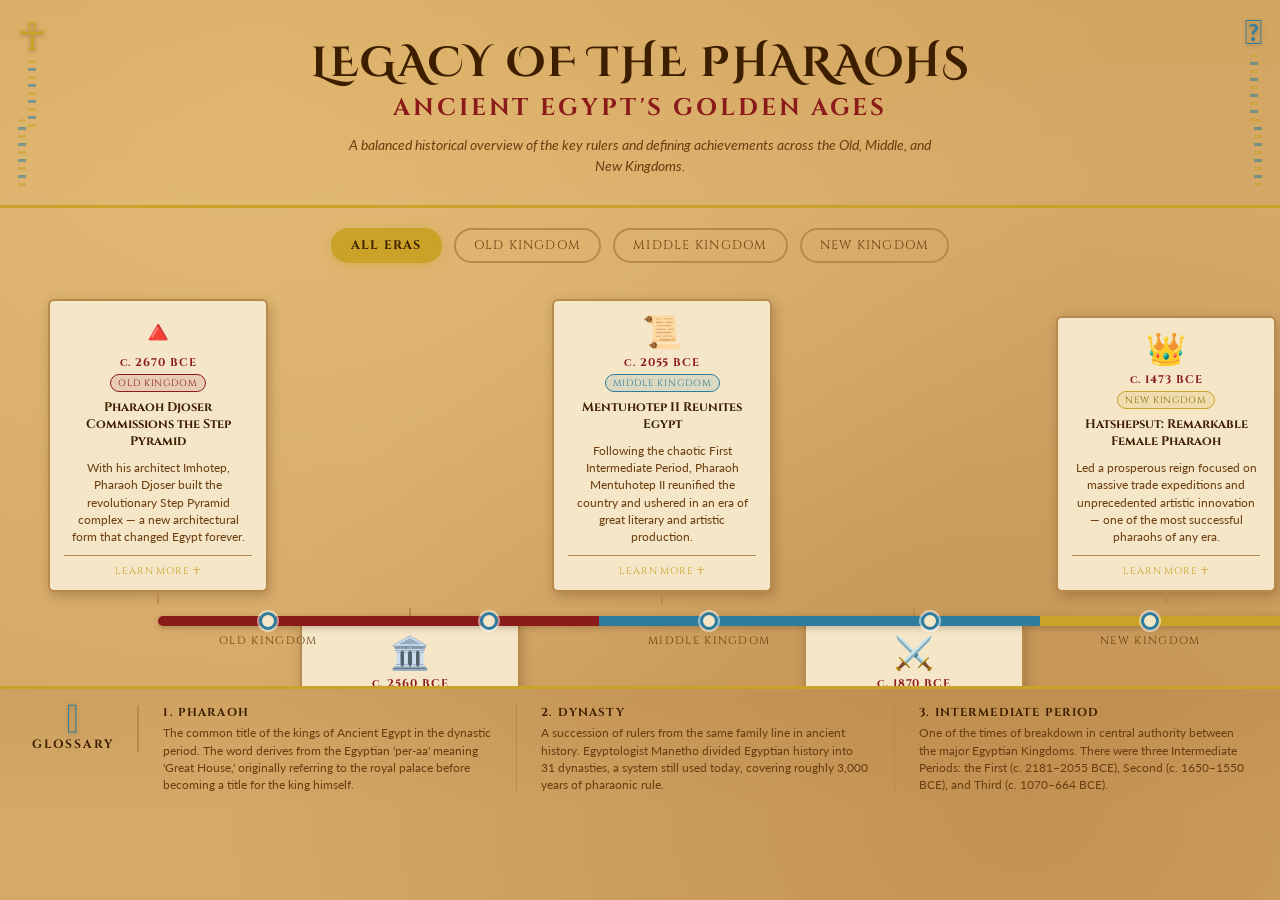
<file: egypt/index.html>
<!DOCTYPE html>
<html lang="en">
<head>
  <meta charset="UTF-8">
  <meta name="viewport" content="width=device-width, initial-scale=1.0">
  <title>Legacy of the Pharaohs: Ancient Egypt's Golden Ages</title>
  <link rel="preconnect" href="https://fonts.googleapis.com">
  <link rel="preconnect" href="https://fonts.gstatic.com" crossorigin>
  <link href="https://fonts.googleapis.com/css2?family=Cinzel+Decorative:wght@700&family=Cinzel:wght@400;600;700&family=Lato:ital,wght@0,400;0,700;1,400&display=swap" rel="stylesheet">
  <link rel="stylesheet" href="style.css">
</head>
<body>

  <!-- HEADER -->
  <header class="site-header">
    <div class="header-corner header-corner--tl">
      <span class="ankh">☥</span>
      <div class="hieroglyph-strip hieroglyph-strip--v"></div>
    </div>
    <div class="header-corner header-corner--tr">
      <span class="scarab">𓆣</span>
      <div class="hieroglyph-strip hieroglyph-strip--v"></div>
    </div>

    <div class="header-text">
      <h1 class="site-title">Legacy of the Pharaohs</h1>
      <h2 class="site-subtitle">Ancient Egypt's Golden Ages</h2>
      <p class="site-desc">A balanced historical overview of the key rulers and defining achievements across the Old, Middle, and New Kingdoms.</p>
    </div>

    <div class="header-corner header-corner--bl">
      <div class="hieroglyph-strip hieroglyph-strip--v"></div>
    </div>
    <div class="header-corner header-corner--br">
      <div class="hieroglyph-strip hieroglyph-strip--v"></div>
    </div>
  </header>

  <!-- ERA FILTER -->
  <nav class="era-filters" aria-label="Filter by era">
    <button class="filter-btn active" data-era="all">All Eras</button>
    <button class="filter-btn" data-era="Old Kingdom">Old Kingdom</button>
    <button class="filter-btn" data-era="Middle Kingdom">Middle Kingdom</button>
    <button class="filter-btn" data-era="New Kingdom">New Kingdom</button>
  </nav>

  <!-- TIMELINE -->
  <main class="timeline-section">
    <div class="timeline-wrapper">
      <div class="timeline-track" id="timeline-track">
        <!-- Cards injected by main.js -->
      </div>
      <div class="timeline-bar" id="timeline-bar">
        <!-- Era labels injected by main.js -->
      </div>
    </div>
  </main>

  <!-- GLOSSARY -->
  <footer class="glossary" id="glossary">
    <div class="glossary-label">
      <span class="scarab small">𓆣</span>
      <strong>GLOSSARY</strong>
    </div>
    <div class="glossary-items" id="glossary-items">
      <!-- Injected by main.js -->
    </div>
  </footer>

  <!-- MODAL OVERLAY -->
  <div class="modal-overlay" id="modal-overlay" role="dialog" aria-modal="true" aria-labelledby="modal-title" hidden>
    <div class="modal-panel">
      <button class="modal-close" id="modal-close" aria-label="Close detail panel">&times;</button>

      <div class="modal-header">
        <span class="modal-emoji" id="modal-emoji"></span>
        <div class="modal-meta">
          <span class="modal-era-badge" id="modal-era-badge"></span>
          <span class="modal-dynasty" id="modal-dynasty"></span>
          <span class="modal-date" id="modal-date"></span>
        </div>
      </div>

      <h2 class="modal-title" id="modal-title"></h2>

      <div class="modal-tags" id="modal-tags"></div>

      <p class="modal-overview" id="modal-overview"></p>

      <div class="modal-achievements">
        <h3>Key Achievements</h3>
        <ul id="modal-achievements-list"></ul>
      </div>

      <div class="modal-legacy">
        <h3>Historical Legacy</h3>
        <p id="modal-legacy-text"></p>
      </div>

      <div class="modal-fact">
        <span class="fact-label">☥ Did You Know?</span>
        <p id="modal-fact-text"></p>
      </div>
    </div>
  </div>

  <script src="data.js"></script>
  <script src="main.js"></script>
</body>
</html>
</file>
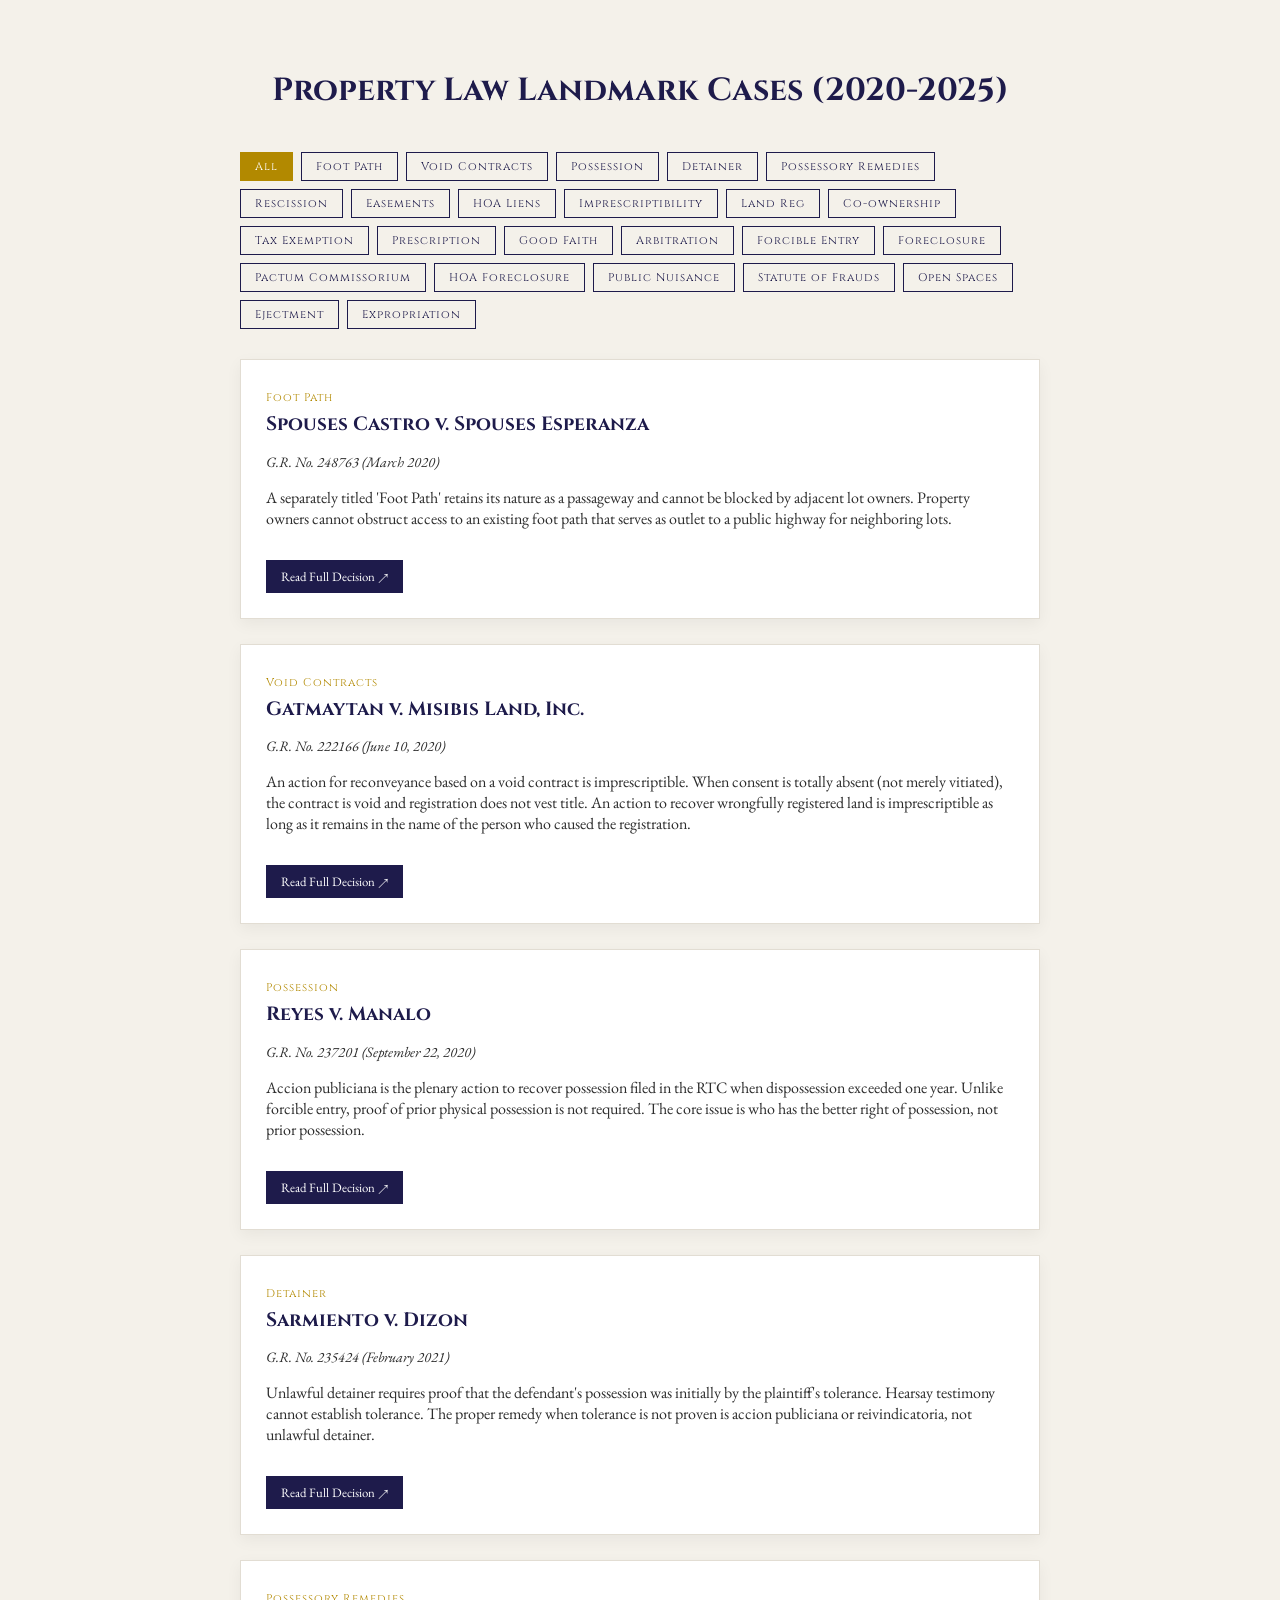
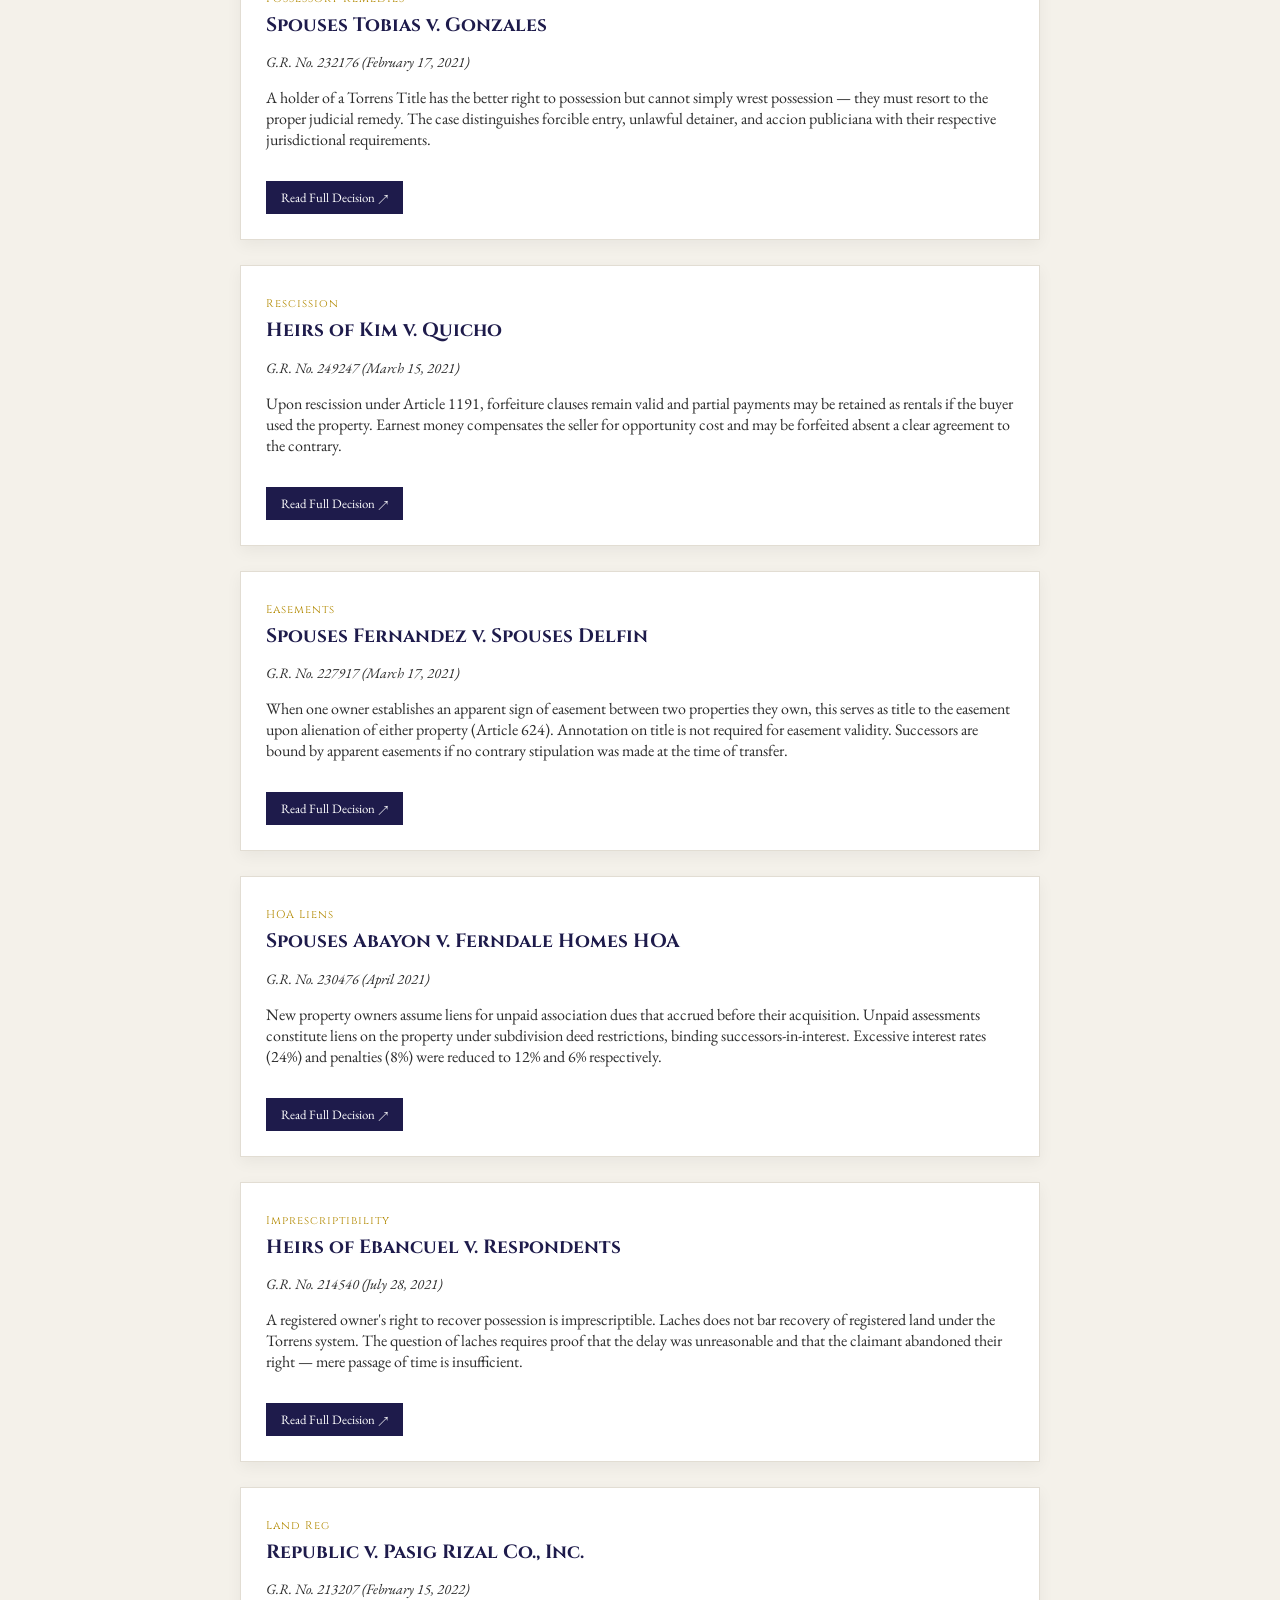
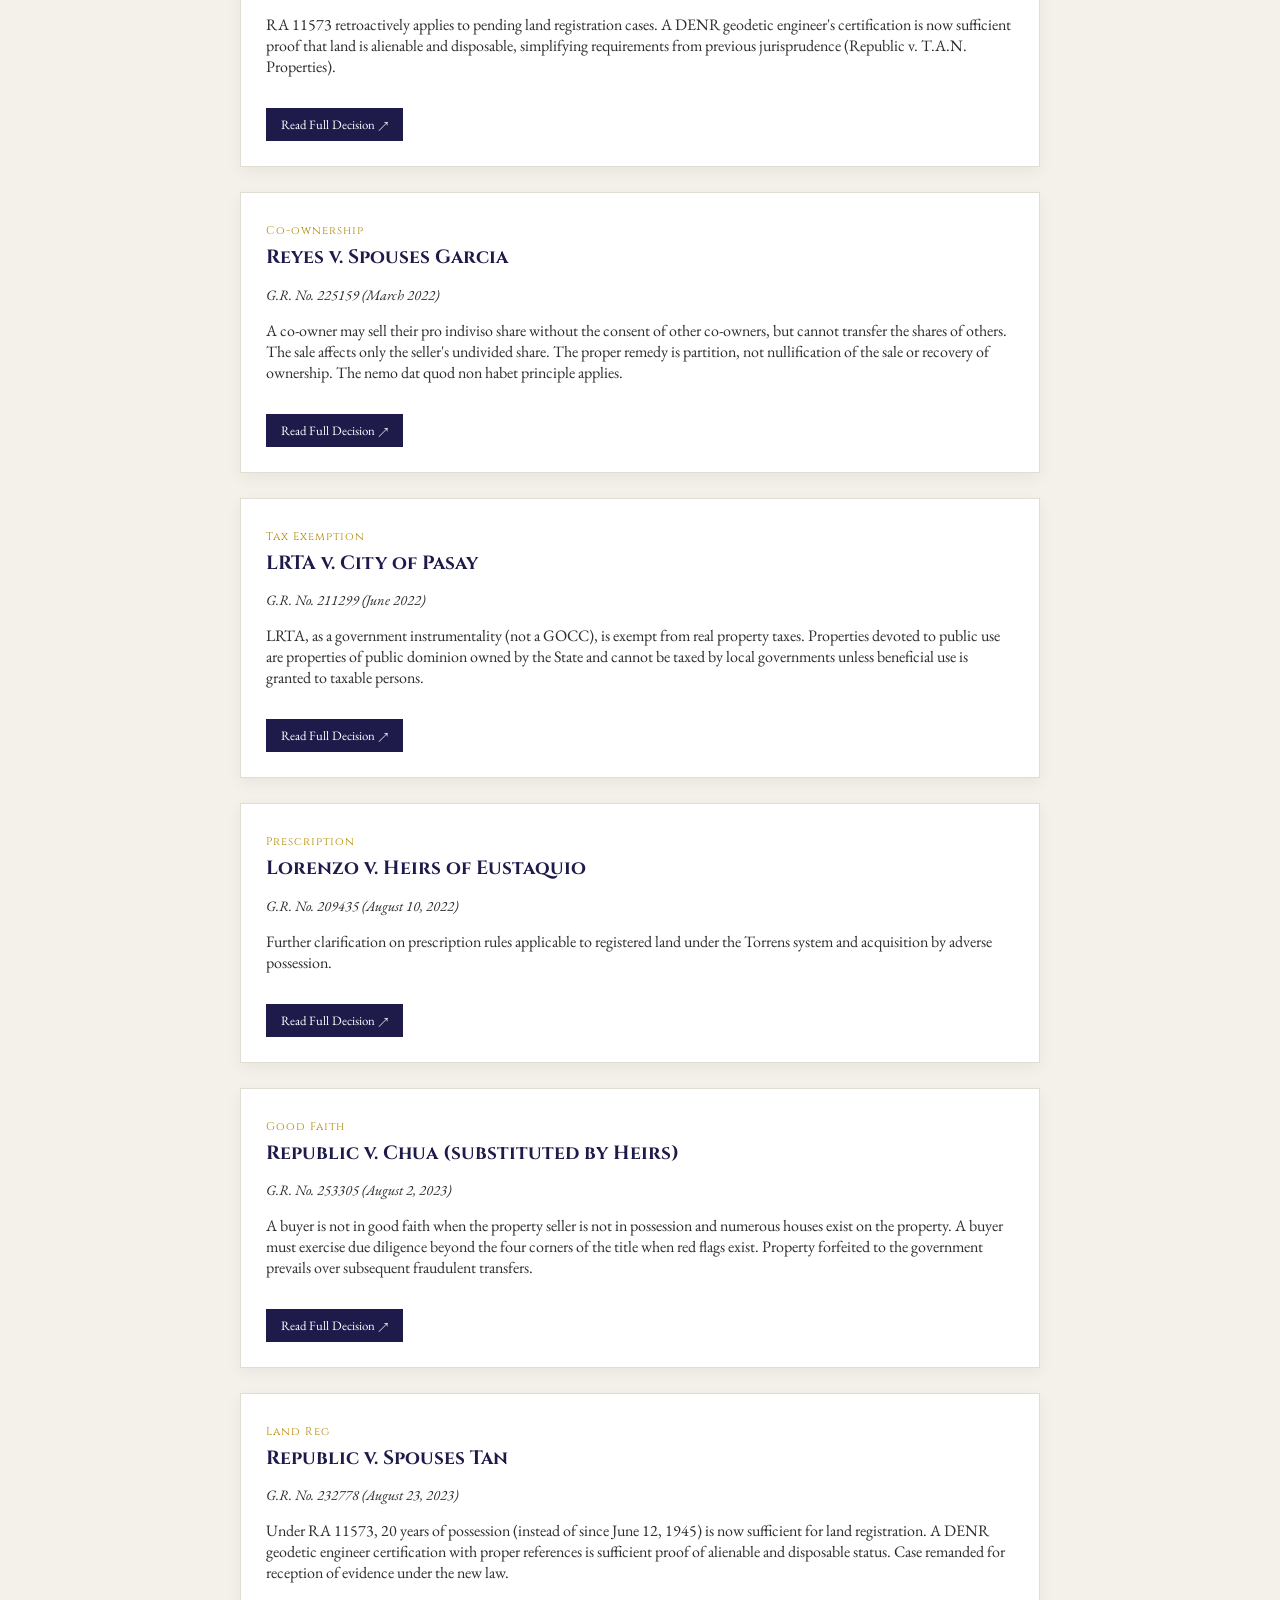
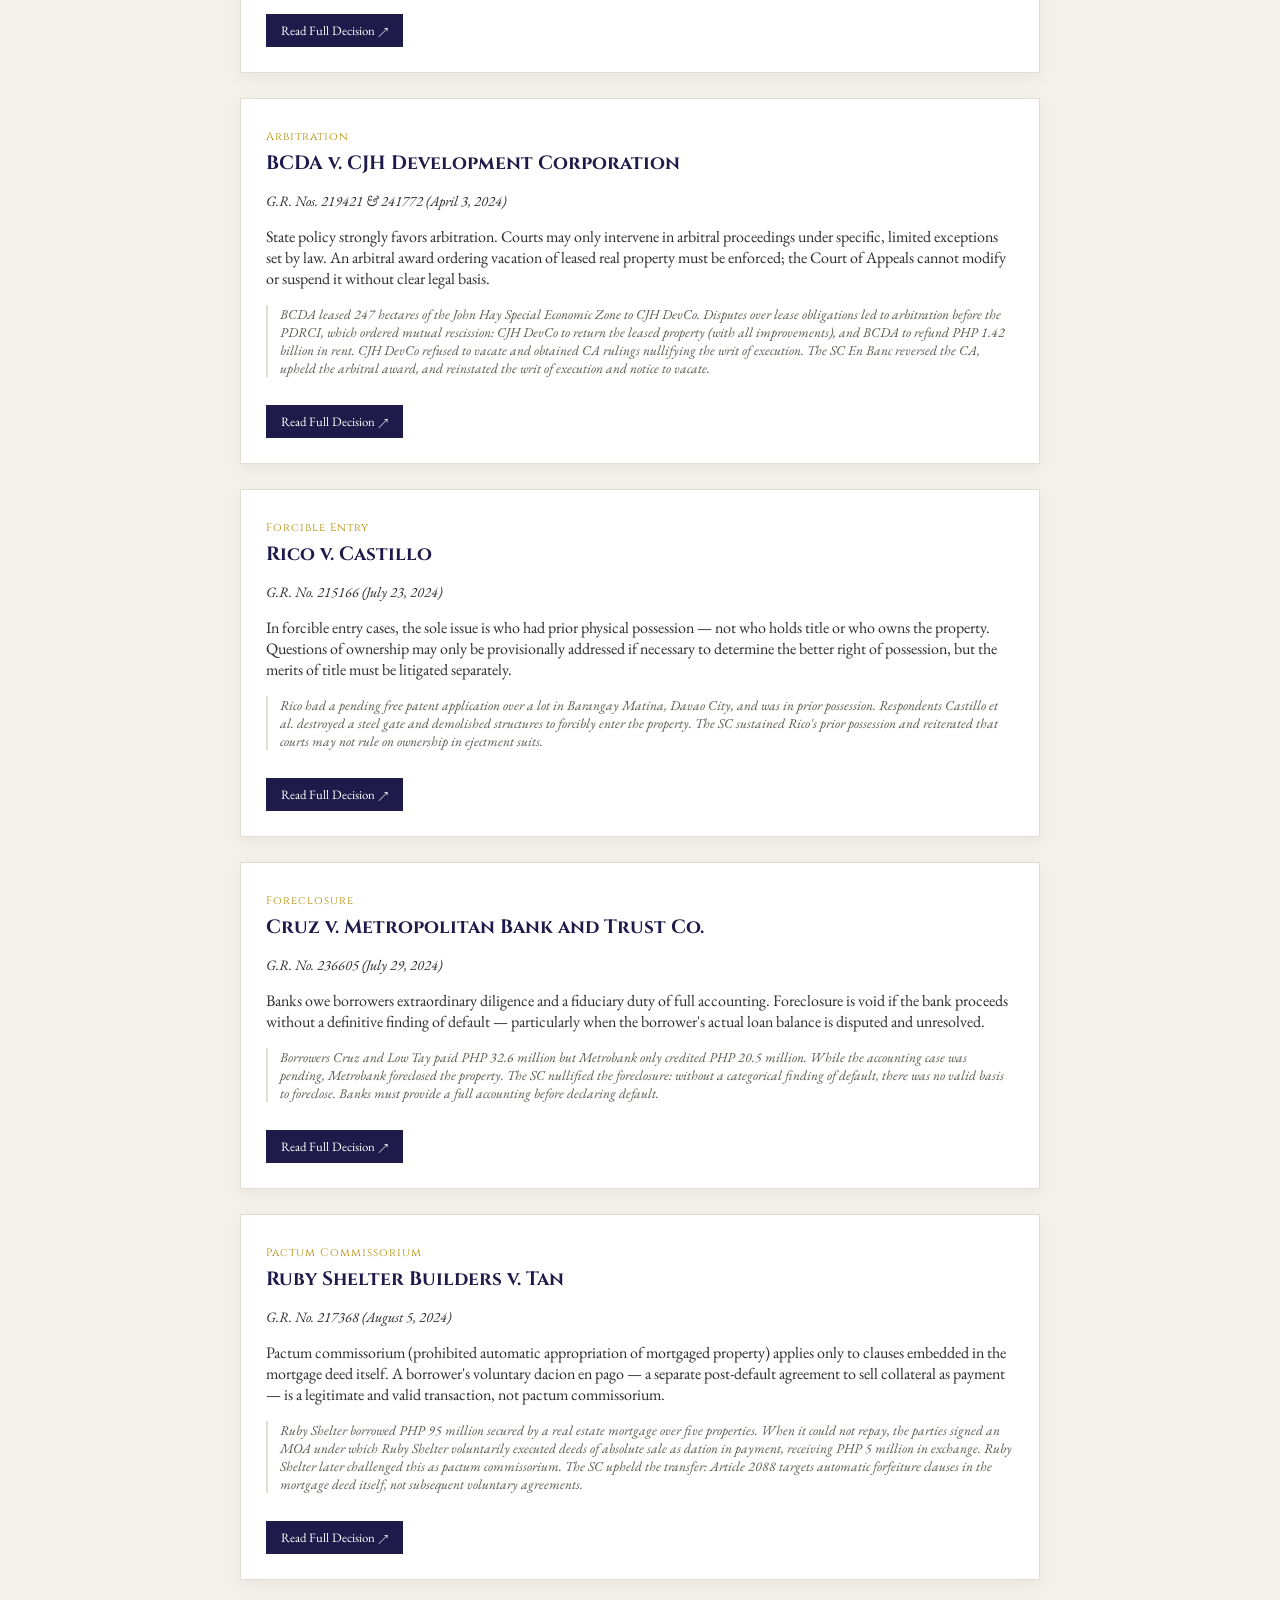
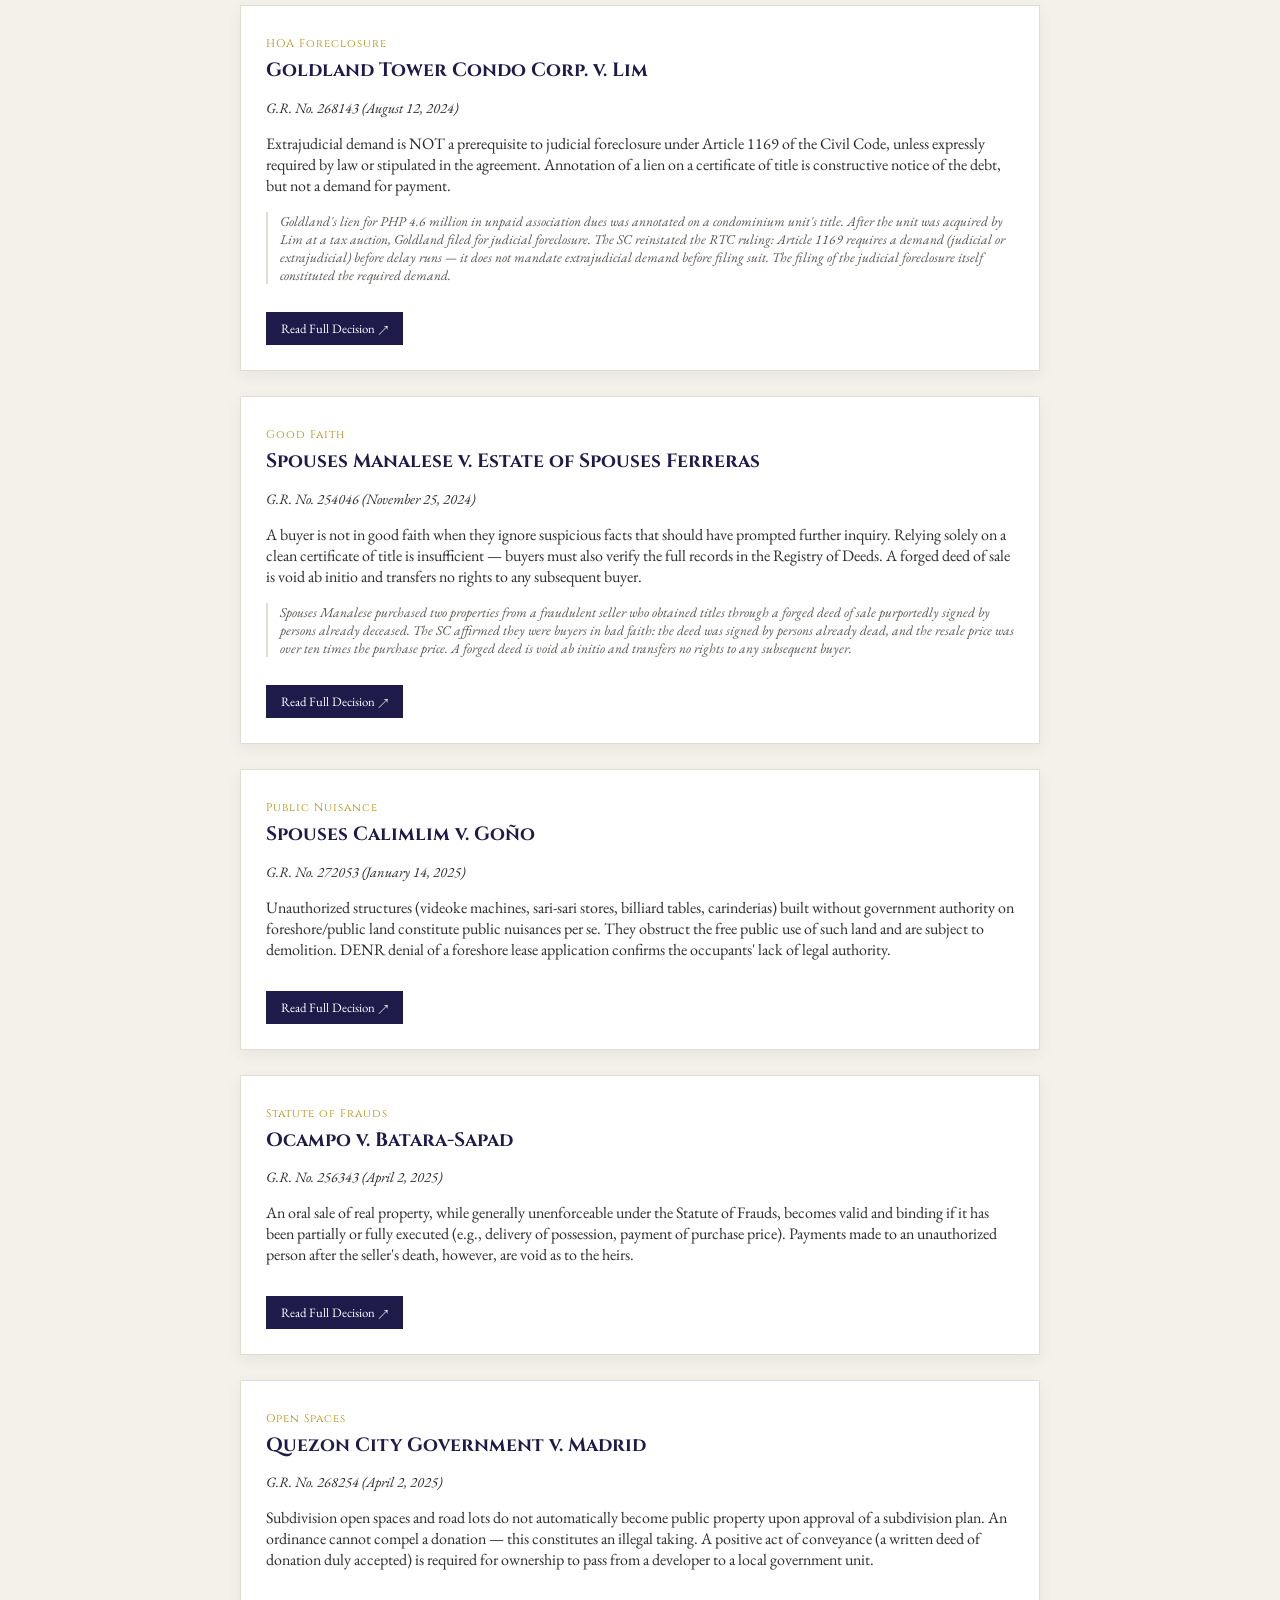
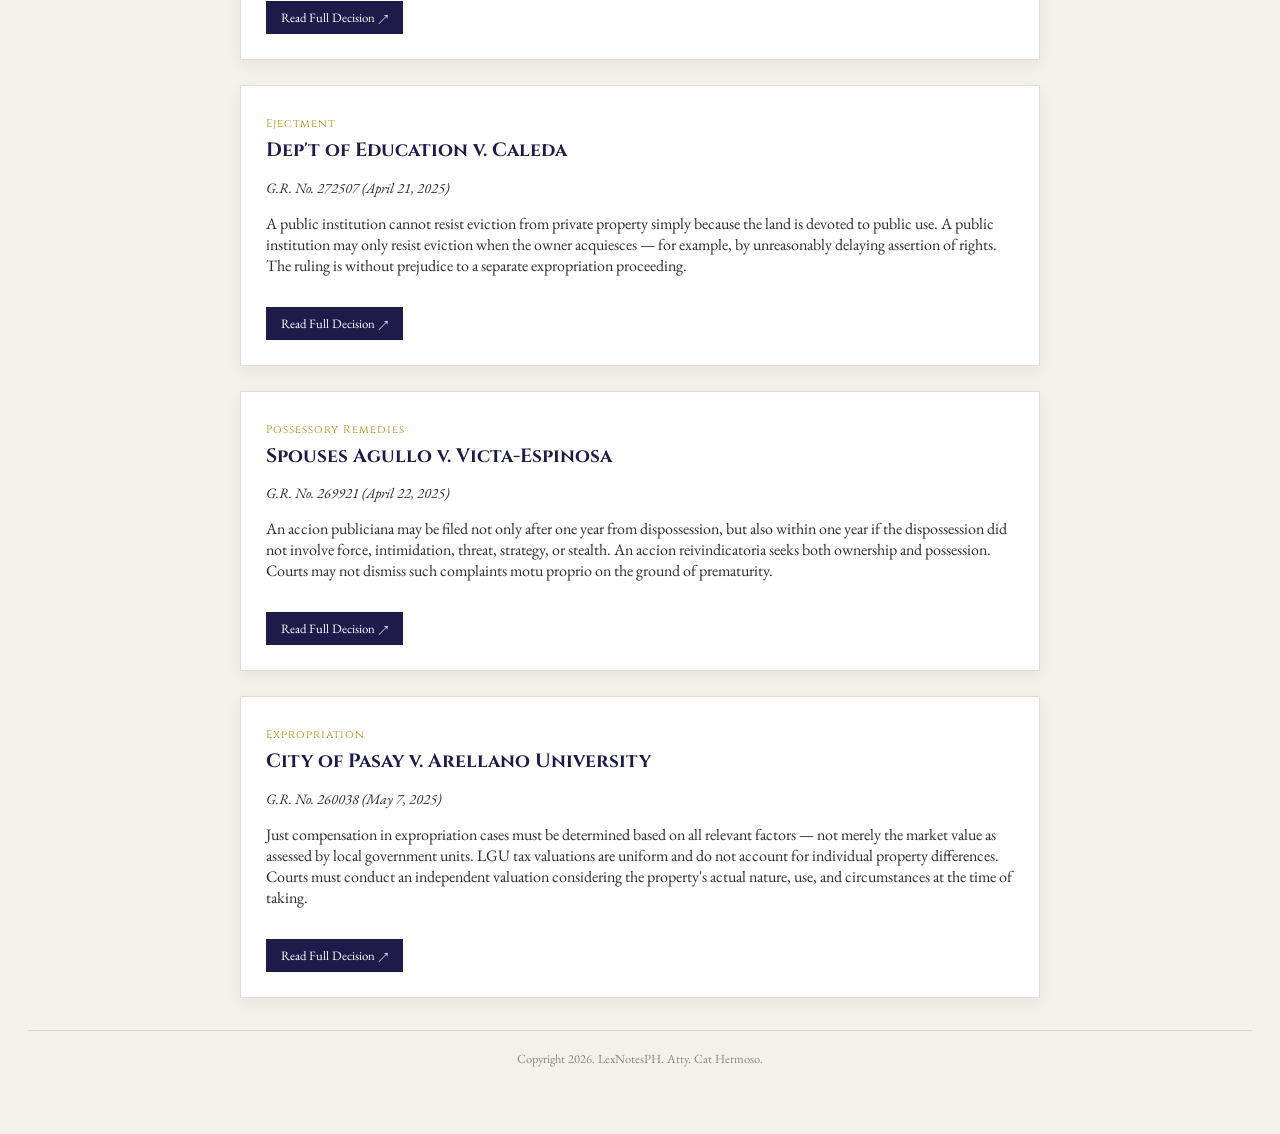
<file: landmark-cases/index.html>
<!DOCTYPE html>
<html lang="en">
<head>
<meta charset="UTF-8">
<meta name="viewport" content="width=device-width, initial-scale=1.0">
<title>Property Law Landmark Cases (2020-2025) — LexNotesPH</title>
<link href="https://fonts.googleapis.com/css2?family=Cinzel:wght@700&family=EB+Garamond:ital,wght@0,400;0,600;1,400&display=swap" rel="stylesheet">
<style>
/* Simplified Artsy Style */
:root { --navy: #1e1b4b; --gold: #b28900; --parchment: #f4f1ea; }
body { background-color: var(--parchment); font-family: 'EB Garamond', serif; padding: 40px 20px; color: #2c2c2c; }
.container { max-width: 800px; margin: auto; }
.page-title { font-family: 'Cinzel', serif; text-align: center; color: var(--navy); margin-bottom: 40px; }
.case-card { background: white; border: 1px solid #e2ddd3; padding: 25px; margin-bottom: 25px; box-shadow: 0 5px 15px rgba(0,0,0,0.05); }
.subject-tag { font-family: 'Cinzel', serif; color: var(--gold); font-size: 0.7rem; letter-spacing: 1px; }
.case-title { font-family: 'Cinzel', serif; font-size: 1.2rem; color: var(--navy); margin: 5px 0; }
.sc-button { display: inline-block; background: var(--navy); color: white; padding: 8px 15px; text-decoration: none; font-size: 0.8rem; margin-top: 15px; }
.filter-bar { display: flex; flex-wrap: wrap; gap: 8px; margin-bottom: 30px; }
.filter-btn { font-family: 'Cinzel', serif; font-size: 0.7rem; letter-spacing: 1px; padding: 6px 14px; border: 1px solid var(--navy); background: transparent; color: var(--navy); cursor: pointer; transition: background 0.2s, color 0.2s; }
.filter-btn:hover { background: var(--navy); color: white; }
.filter-btn.active { background: var(--navy); color: white; }
.filter-btn.all-btn.active { background: var(--gold); border-color: var(--gold); color: white; }
.site-footer { text-align: center; padding: 1.2rem 1rem; border-top: 1px solid rgba(0,0,0,0.1); font-size: 0.78rem; color: #888; margin-top: 2rem; }
.site-footer a { color: inherit; text-decoration: none; }
.site-footer a:hover { color: #555; text-decoration: underline; }
</style>
</head>
<body>

<div class="container">
  <h1 class="page-title">Property Law Landmark Cases (2020-2025)</h1>
  <div class="filter-bar" id="filter-bar"></div>
  <div id="case-container"></div>
</div>

<script>
const landmarkCases = [
  // ── 2020 ──
  { s: "Foot Path", t: "Spouses Castro v. Spouses Esperanza", c: "G.R. No. 248763 (March 2020)", d: "A separately titled 'Foot Path' retains its nature as a passageway and cannot be blocked by adjacent lot owners. Property owners cannot obstruct access to an existing foot path that serves as outlet to a public highway for neighboring lots.", l: "https://lawphil.net/judjuris/juri2020/mar2020/gr_248763_2020.html" },
  { s: "Void Contracts", t: "Gatmaytan v. Misibis Land, Inc.", c: "G.R. No. 222166 (June 10, 2020)", d: "An action for reconveyance based on a void contract is imprescriptible. When consent is totally absent (not merely vitiated), the contract is void and registration does not vest title. An action to recover wrongfully registered land is imprescriptible as long as it remains in the name of the person who caused the registration.", l: "https://elibrary.judiciary.gov.ph/thebookshelf/showdocs/1/66314" },
  { s: "Possession", t: "Reyes v. Manalo", c: "G.R. No. 237201 (September 22, 2020)", d: "Accion publiciana is the plenary action to recover possession filed in the RTC when dispossession exceeded one year. Unlike forcible entry, proof of prior physical possession is not required. The core issue is who has the better right of possession, not prior possession.", l: "https://lawphil.net/judjuris/juri2020/sep2020/gr_237201_2020.html" },
  // ── 2021 ──
  { s: "Detainer", t: "Sarmiento v. Dizon", c: "G.R. No. 235424 (February 2021)", d: "Unlawful detainer requires proof that the defendant's possession was initially by the plaintiff's tolerance. Hearsay testimony cannot establish tolerance. The proper remedy when tolerance is not proven is accion publiciana or reivindicatoria, not unlawful detainer.", l: "https://lawphil.net/judjuris/juri2021/feb2021/gr_235424_2021.html" },
  { s: "Possessory Remedies", t: "Spouses Tobias v. Gonzales", c: "G.R. No. 232176 (February 17, 2021)", d: "A holder of a Torrens Title has the better right to possession but cannot simply wrest possession — they must resort to the proper judicial remedy. The case distinguishes forcible entry, unlawful detainer, and accion publiciana with their respective jurisdictional requirements.", l: "https://elibrary.judiciary.gov.ph/thebookshelf/showdocs/1/67291" },
  { s: "Rescission", t: "Heirs of Kim v. Quicho", c: "G.R. No. 249247 (March 15, 2021)", d: "Upon rescission under Article 1191, forfeiture clauses remain valid and partial payments may be retained as rentals if the buyer used the property. Earnest money compensates the seller for opportunity cost and may be forfeited absent a clear agreement to the contrary.", l: "https://elibrary.judiciary.gov.ph/thebookshelf/showdocs/1/67339" },
  { s: "Easements", t: "Spouses Fernandez v. Spouses Delfin", c: "G.R. No. 227917 (March 17, 2021)", d: "When one owner establishes an apparent sign of easement between two properties they own, this serves as title to the easement upon alienation of either property (Article 624). Annotation on title is not required for easement validity. Successors are bound by apparent easements if no contrary stipulation was made at the time of transfer.", l: "https://lawphil.net/judjuris/juri2021/mar2021/gr_227917_2021.html" },
  { s: "HOA Liens", t: "Spouses Abayon v. Ferndale Homes HOA", c: "G.R. No. 230476 (April 2021)", d: "New property owners assume liens for unpaid association dues that accrued before their acquisition. Unpaid assessments constitute liens on the property under subdivision deed restrictions, binding successors-in-interest. Excessive interest rates (24%) and penalties (8%) were reduced to 12% and 6% respectively.", l: "https://lawphil.net/judjuris/juri2021/apr2021/gr_230426_2021.html" },
  { s: "Imprescriptibility", t: "Heirs of Ebancuel v. Respondents", c: "G.R. No. 214540 (July 28, 2021)", d: "A registered owner's right to recover possession is imprescriptible. Laches does not bar recovery of registered land under the Torrens system. The question of laches requires proof that the delay was unreasonable and that the claimant abandoned their right — mere passage of time is insufficient.", l: "https://elibrary.judiciary.gov.ph/thebookshelf/showdocs/17/67941" },
  // ── 2022 ──
  { s: "Land Reg", t: "Republic v. Pasig Rizal Co., Inc.", c: "G.R. No. 213207 (February 15, 2022)", d: "RA 11573 retroactively applies to pending land registration cases. A DENR geodetic engineer's certification is now sufficient proof that land is alienable and disposable, simplifying requirements from previous jurisprudence (Republic v. T.A.N. Properties).", l: "https://lawphil.net/judjuris/juri2022/feb2022/gr_213207_2022.html" },
  { s: "Co-ownership", t: "Reyes v. Spouses Garcia", c: "G.R. No. 225159 (March 2022)", d: "A co-owner may sell their pro indiviso share without the consent of other co-owners, but cannot transfer the shares of others. The sale affects only the seller's undivided share. The proper remedy is partition, not nullification of the sale or recovery of ownership. The nemo dat quod non habet principle applies.", l: "https://lawphil.net/judjuris/juri2022/mar2022/gr_225159_2022.html" },
  { s: "Tax Exemption", t: "LRTA v. City of Pasay", c: "G.R. No. 211299 (June 2022)", d: "LRTA, as a government instrumentality (not a GOCC), is exempt from real property taxes. Properties devoted to public use are properties of public dominion owned by the State and cannot be taxed by local governments unless beneficial use is granted to taxable persons.", l: "https://lawphil.net/judjuris/juri2022/jun2022/gr_211299_2022.html" },
  { s: "Prescription", t: "Lorenzo v. Heirs of Eustaquio", c: "G.R. No. 209435 (August 10, 2022)", d: "Further clarification on prescription rules applicable to registered land under the Torrens system and acquisition by adverse possession.", l: "https://lawphil.net/judjuris/juri2022/aug2022/gr_209435_2022.html" },
  // ── 2023 ──
  { s: "Good Faith", t: "Republic v. Chua (substituted by Heirs)", c: "G.R. No. 253305 (August 2, 2023)", d: "A buyer is not in good faith when the property seller is not in possession and numerous houses exist on the property. A buyer must exercise due diligence beyond the four corners of the title when red flags exist. Property forfeited to the government prevails over subsequent fraudulent transfers.", l: "https://lawphil.net/judjuris/juri2023/aug2023/gr_253305_2023.html" },
  { s: "Land Reg", t: "Republic v. Spouses Tan", c: "G.R. No. 232778 (August 23, 2023)", d: "Under RA 11573, 20 years of possession (instead of since June 12, 1945) is now sufficient for land registration. A DENR geodetic engineer certification with proper references is sufficient proof of alienable and disposable status. Case remanded for reception of evidence under the new law.", l: "https://lawphil.net/judjuris/juri2023/aug2023/gr_232778_2023.html" },
  // ── 2024 ──
  { s: "Arbitration", t: "BCDA v. CJH Development Corporation", c: "G.R. Nos. 219421 & 241772 (April 3, 2024)", d: "State policy strongly favors arbitration. Courts may only intervene in arbitral proceedings under specific, limited exceptions set by law. An arbitral award ordering vacation of leased real property must be enforced; the Court of Appeals cannot modify or suspend it without clear legal basis.", f: "BCDA leased 247 hectares of the John Hay Special Economic Zone to CJH DevCo. Disputes over lease obligations led to arbitration before the PDRCI, which ordered mutual rescission: CJH DevCo to return the leased property (with all improvements), and BCDA to refund PHP 1.42 billion in rent. CJH DevCo refused to vacate and obtained CA rulings nullifying the writ of execution. The SC En Banc reversed the CA, upheld the arbitral award, and reinstated the writ of execution and notice to vacate.", l: "https://sc.judiciary.gov.ph/sc-upholds-arbitral-ruling-ordering-cjh-devt-corp-to-vacate-john-hay-special-economic-zone/" },
  { s: "Forcible Entry", t: "Rico v. Castillo", c: "G.R. No. 215166 (July 23, 2024)", d: "In forcible entry cases, the sole issue is who had prior physical possession — not who holds title or who owns the property. Questions of ownership may only be provisionally addressed if necessary to determine the better right of possession, but the merits of title must be litigated separately.", f: "Rico had a pending free patent application over a lot in Barangay Matina, Davao City, and was in prior possession. Respondents Castillo et al. destroyed a steel gate and demolished structures to forcibly enter the property. The SC sustained Rico's prior possession and reiterated that courts may not rule on ownership in ejectment suits.", l: "https://sc.judiciary.gov.ph/215166-edgar-m-rico-vs-ernie-toto-castillo-pifiano-jumo-gerry-villegas-alfrance-alica/" },
  { s: "Foreclosure", t: "Cruz v. Metropolitan Bank and Trust Co.", c: "G.R. No. 236605 (July 29, 2024)", d: "Banks owe borrowers extraordinary diligence and a fiduciary duty of full accounting. Foreclosure is void if the bank proceeds without a definitive finding of default — particularly when the borrower's actual loan balance is disputed and unresolved.", f: "Borrowers Cruz and Low Tay paid PHP 32.6 million but Metrobank only credited PHP 20.5 million. While the accounting case was pending, Metrobank foreclosed the property. The SC nullified the foreclosure: without a categorical finding of default, there was no valid basis to foreclose. Banks must provide a full accounting before declaring default.", l: "https://sc.judiciary.gov.ph/236605-carmelita-c-cruz-and-vilma-low-tay-et-al-vs-metropolitan-bank-and-trust-company-et-al/" },
  { s: "Pactum Commissorium", t: "Ruby Shelter Builders v. Tan", c: "G.R. No. 217368 (August 5, 2024)", d: "Pactum commissorium (prohibited automatic appropriation of mortgaged property) applies only to clauses embedded in the mortgage deed itself. A borrower's voluntary dacion en pago — a separate post-default agreement to sell collateral as payment — is a legitimate and valid transaction, not pactum commissorium.", f: "Ruby Shelter borrowed PHP 95 million secured by a real estate mortgage over five properties. When it could not repay, the parties signed an MOA under which Ruby Shelter voluntarily executed deeds of absolute sale as dation in payment, receiving PHP 5 million in exchange. Ruby Shelter later challenged this as pactum commissorium. The SC upheld the transfer: Article 2088 targets automatic forfeiture clauses in the mortgage deed itself, not subsequent voluntary agreements.", l: "https://sc.judiciary.gov.ph/217368-ruby-shelter-builders-and-realty-development-corporation-vs-romeo-y-tan-et-al/" },
  { s: "HOA Foreclosure", t: "Goldland Tower Condo Corp. v. Lim", c: "G.R. No. 268143 (August 12, 2024)", d: "Extrajudicial demand is NOT a prerequisite to judicial foreclosure under Article 1169 of the Civil Code, unless expressly required by law or stipulated in the agreement. Annotation of a lien on a certificate of title is constructive notice of the debt, but not a demand for payment.", f: "Goldland's lien for PHP 4.6 million in unpaid association dues was annotated on a condominium unit's title. After the unit was acquired by Lim at a tax auction, Goldland filed for judicial foreclosure. The SC reinstated the RTC ruling: Article 1169 requires a demand (judicial or extrajudicial) before delay runs — it does not mandate extrajudicial demand before filing suit. The filing of the judicial foreclosure itself constituted the required demand.", l: "https://sc.judiciary.gov.ph/268143-2/" },
  { s: "Good Faith", t: "Spouses Manalese v. Estate of Spouses Ferreras", c: "G.R. No. 254046 (November 25, 2024)", d: "A buyer is not in good faith when they ignore suspicious facts that should have prompted further inquiry. Relying solely on a clean certificate of title is insufficient — buyers must also verify the full records in the Registry of Deeds. A forged deed of sale is void ab initio and transfers no rights to any subsequent buyer.", f: "Spouses Manalese purchased two properties from a fraudulent seller who obtained titles through a forged deed of sale purportedly signed by persons already deceased. The SC affirmed they were buyers in bad faith: the deed was signed by persons already dead, and the resale price was over ten times the purchase price. A forged deed is void ab initio and transfers no rights to any subsequent buyer.", l: "https://sc.judiciary.gov.ph/254046-spouses-orencio-s-manalese-and-eloisa-b-manalese-and-aries-b-manalese-vs-the-estate-of-the-late-spouses-narciso-and-ofelia-ferreras-represented-by-its-special-administrator-danilo-s-fer/" },
  // ── 2025 ──
  { s: "Public Nuisance", t: "Spouses Calimlim v. Goño", c: "G.R. No. 272053 (January 14, 2025)", d: "Unauthorized structures (videoke machines, sari-sari stores, billiard tables, carinderias) built without government authority on foreshore/public land constitute public nuisances per se. They obstruct the free public use of such land and are subject to demolition. DENR denial of a foreshore lease application confirms the occupants' lack of legal authority.", l: "https://sc.judiciary.gov.ph/272053-spouses-pablo-calimlim-and-patnubay-isla-calimlim-represented-by-bienvenido-i-calimlim-and-roberto-b-cabral-vs-efren-g-gono-and-rafaelita-r-gono/" },
  { s: "Statute of Frauds", t: "Ocampo v. Batara-Sapad", c: "G.R. No. 256343 (April 2, 2025)", d: "An oral sale of real property, while generally unenforceable under the Statute of Frauds, becomes valid and binding if it has been partially or fully executed (e.g., delivery of possession, payment of purchase price). Payments made to an unauthorized person after the seller's death, however, are void as to the heirs.", l: "https://sc.judiciary.gov.ph/256343-benedicto-batara-ocampo-and-daisy-garcia-ocampo-vs-noblesa-batara-sapad-and-ernesto-c-batara/" },
  { s: "Open Spaces", t: "Quezon City Government v. Madrid", c: "G.R. No. 268254 (April 2, 2025)", d: "Subdivision open spaces and road lots do not automatically become public property upon approval of a subdivision plan. An ordinance cannot compel a donation — this constitutes an illegal taking. A positive act of conveyance (a written deed of donation duly accepted) is required for ownership to pass from a developer to a local government unit.", l: "https://sc.judiciary.gov.ph/268254-quezon-city-government-vs-rainier-l-madrid/" },
  { s: "Ejectment", t: "Dep't of Education v. Caleda", c: "G.R. No. 272507 (April 21, 2025)", d: "A public institution cannot resist eviction from private property simply because the land is devoted to public use. A public institution may only resist eviction when the owner acquiesces — for example, by unreasonably delaying assertion of rights. The ruling is without prejudice to a separate expropriation proceeding.", l: "https://sc.judiciary.gov.ph/272507-department-of-education-represented-by-dr-estela-carino-in-her-capacity-as-oic-regional-director-of-region-ii-vs-princess-joama-marcosa-a-caleda/" },
  { s: "Possessory Remedies", t: "Spouses Agullo v. Victa-Espinosa", c: "G.R. No. 269921 (April 22, 2025)", d: "An accion publiciana may be filed not only after one year from dispossession, but also within one year if the dispossession did not involve force, intimidation, threat, strategy, or stealth. An accion reivindicatoria seeks both ownership and possession. Courts may not dismiss such complaints motu proprio on the ground of prematurity.", l: "https://sc.judiciary.gov.ph/269921-spouses-noel-m-agullo-and-leny-agullo-and-josephine-bermejo-vs-lea-victa-espinosa-represented-by-aurora-a-victa/" },
  { s: "Expropriation", t: "City of Pasay v. Arellano University", c: "G.R. No. 260038 (May 7, 2025)", d: "Just compensation in expropriation cases must be determined based on all relevant factors — not merely the market value as assessed by local government units. LGU tax valuations are uniform and do not account for individual property differences. Courts must conduct an independent valuation considering the property's actual nature, use, and circumstances at the time of taking.", l: "https://sc.judiciary.gov.ph/260038-city-government-of-pasay-vs-arellano-university/" }
];

const selectedCategories = new Set();

function renderFilters() {
  const bar = document.getElementById('filter-bar');
  const categories = [...new Set(landmarkCases.map(c => c.s))];
  bar.innerHTML = `<button class="filter-btn all-btn ${selectedCategories.size === 0 ? 'active' : ''}" data-cat="__all__">All</button>` +
    categories.map(cat => `<button class="filter-btn ${selectedCategories.has(cat) ? 'active' : ''}" data-cat="${cat}">${cat}</button>`).join('');
  bar.querySelectorAll('.filter-btn').forEach(btn => {
    btn.addEventListener('click', () => {
      const cat = btn.dataset.cat;
      if (cat === '__all__') {
        selectedCategories.clear();
      } else {
        if (selectedCategories.has(cat)) selectedCategories.delete(cat);
        else selectedCategories.add(cat);
      }
      renderFilters();
      render();
    });
  });
}

function render() {
  const container = document.getElementById('case-container');
  const visible = selectedCategories.size === 0
    ? landmarkCases
    : landmarkCases.filter(c => selectedCategories.has(c.s));
  container.innerHTML = visible.map(c => `
    <div class="case-card">
      <span class="subject-tag">${c.s}</span>
      <h2 class="case-title">${c.t}</h2>
      <p style="font-style:italic; font-size:0.9rem;">${c.c}</p>
      <p>${c.d}</p>
      ${c.f ? `<p style="font-size:0.85rem; color:#5a5550; margin-top:10px; padding-left:12px; border-left:2px solid #e2ddd3;"><em>${c.f}</em></p>` : ''}
      <a href="${c.l}" target="_blank" class="sc-button">Read Full Decision ↗</a>
    </div>
  `).join('');
}

document.addEventListener('DOMContentLoaded', () => { renderFilters(); render(); });
</script>
<footer class="site-footer"><a href="/">Copyright 2026. LexNotesPH. Atty. Cat Hermoso.</a></footer>
</body>
</html>
</file>
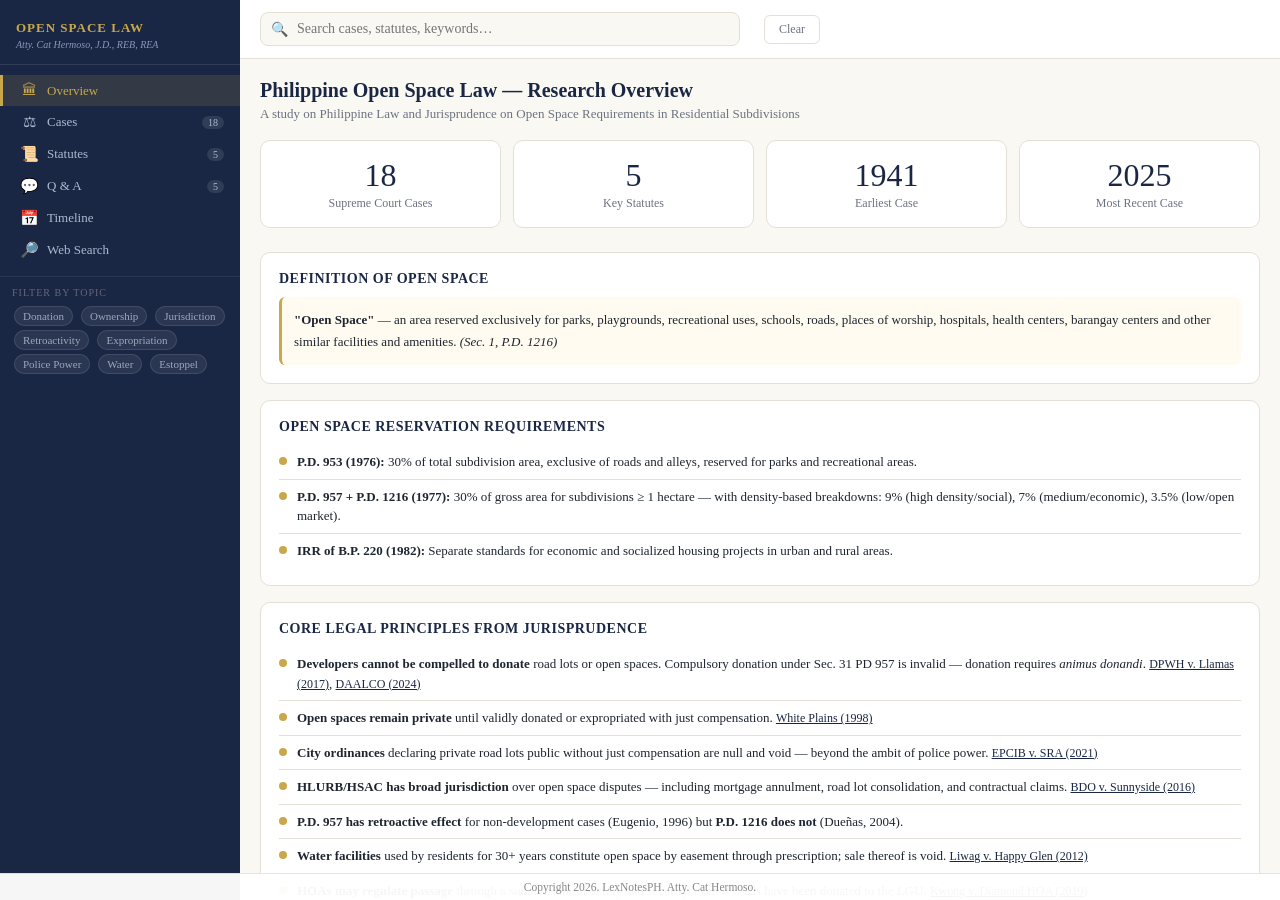
<file: open-space/index.html>
<!DOCTYPE html>
<html lang="en">
<head>
<meta charset="UTF-8">
<meta name="viewport" content="width=device-width, initial-scale=1.0">
<title>Philippine Open Space Law — Research Dashboard</title>
<script async src="https://cse.google.com/cse.js?cx=35ce5b0ea8f81460f"></script>
<style>
  :root {
    --navy: #1a2744;
    --navy-light: #243460;
    --gold: #c9a84c;
    --gold-light: #f0d080;
    --cream: #faf8f3;
    --white: #ffffff;
    --text: #1e2530;
    --text-muted: #6b7280;
    --border: #e5e0d6;
    --tag-bg: #eef2ff;
    --tag-text: #3730a3;
    --green: #166534;
    --green-bg: #dcfce7;
    --red: #991b1b;
    --red-bg: #fee2e2;
    --amber: #92400e;
    --amber-bg: #fef3c7;
    --blue: #1e40af;
    --blue-bg: #dbeafe;
  }
  * { box-sizing: border-box; margin: 0; padding: 0; }
  body { font-family: 'Georgia', serif; background: var(--cream); color: var(--text); display: flex; height: 100vh; overflow: hidden; }

  /* SIDEBAR */
  #sidebar {
    width: 240px; min-width: 240px; background: var(--navy); color: #cdd5e0;
    display: flex; flex-direction: column; overflow-y: auto;
  }
  #sidebar-header { padding: 20px 16px 14px; border-bottom: 1px solid rgba(255,255,255,.1); }
  #sidebar-header h1 { font-size: 13px; color: var(--gold); text-transform: uppercase; letter-spacing: 1px; font-family: 'Georgia', serif; }
  #sidebar-header p { font-size: 10px; color: #8899bb; margin-top: 3px; font-style: italic; }
  .nav-section { padding: 10px 0; border-bottom: 1px solid rgba(255,255,255,.07); }
  .nav-label { padding: 4px 16px; font-size: 10px; text-transform: uppercase; letter-spacing: 1px; color: #667; }
  .nav-item { display: flex; align-items: center; gap: 8px; padding: 7px 16px; cursor: pointer; font-size: 13px; color: #aabbd0; transition: all .15s; border-left: 3px solid transparent; }
  .nav-item:hover { background: rgba(255,255,255,.06); color: #fff; }
  .nav-item.active { background: rgba(201,168,76,.15); color: var(--gold); border-left-color: var(--gold); }
  .nav-item .nav-icon { font-size: 15px; width: 20px; text-align: center; }
  .nav-count { margin-left: auto; background: rgba(255,255,255,.1); padding: 1px 6px; border-radius: 10px; font-size: 10px; font-family: 'Georgia', serif; }
  #topic-filters { padding: 10px 12px; }
  #topic-filters .filter-label { font-size: 10px; text-transform: uppercase; letter-spacing: 1px; color: #667; margin-bottom: 6px; }
  .topic-chip { display: inline-block; padding: 3px 8px; border-radius: 12px; font-size: 11px; cursor: pointer; margin: 2px; background: rgba(255,255,255,.08); color: #99aabb; border: 1px solid rgba(255,255,255,.1); transition: all .15s; }
  .topic-chip:hover, .topic-chip.active { background: rgba(201,168,76,.25); color: var(--gold-light); border-color: var(--gold); }

  /* MAIN */
  #main { flex: 1; display: flex; flex-direction: column; overflow: hidden; }
  #topbar { background: var(--white); border-bottom: 1px solid var(--border); padding: 12px 20px; display: flex; align-items: center; gap: 12px; }
  #search-wrap { position: relative; flex: 1; max-width: 480px; }
  #search { width: 100%; padding: 8px 12px 8px 36px; border: 1px solid var(--border); border-radius: 8px; font-size: 14px; font-family: 'Georgia', serif; background: var(--cream); color: var(--text); outline: none; transition: border .15s; }
  #search:focus { border-color: var(--navy); background: var(--white); }
  .search-icon { position: absolute; left: 11px; top: 50%; transform: translateY(-50%); color: var(--text-muted); font-size: 14px; pointer-events: none; }
  #result-count { font-size: 12px; color: var(--text-muted); font-family: 'Georgia', serif; white-space: nowrap; }
  #clear-btn { padding: 6px 14px; border: 1px solid var(--border); border-radius: 6px; background: var(--white); font-size: 12px; cursor: pointer; color: var(--text-muted); font-family: 'Georgia', serif; }
  #clear-btn:hover { background: var(--cream); }
  #content { flex: 1; overflow-y: auto; padding: 20px; }

  /* PANELS */
  .panel { display: none; }
  .panel.visible { display: block; }
  .panel-title { font-size: 20px; color: var(--navy); margin-bottom: 4px; font-family: 'Georgia', serif; }
  .panel-sub { font-size: 13px; color: var(--text-muted); margin-bottom: 18px; }

  /* OVERVIEW */
  .overview-grid { display: grid; grid-template-columns: repeat(auto-fill, minmax(200px, 1fr)); gap: 12px; margin-bottom: 24px; }
  .stat-card { background: var(--white); border: 1px solid var(--border); border-radius: 10px; padding: 16px; text-align: center; }
  .stat-num { font-size: 32px; color: var(--navy); font-family: 'Georgia', serif; }
  .stat-label { font-size: 12px; color: var(--text-muted); margin-top: 2px; }
  .overview-section { background: var(--white); border: 1px solid var(--border); border-radius: 10px; padding: 18px; margin-bottom: 16px; }
  .overview-section h3 { font-size: 14px; color: var(--navy); margin-bottom: 10px; text-transform: uppercase; letter-spacing: .5px; }
  .key-point { display: flex; gap: 10px; align-items: flex-start; padding: 7px 0; border-bottom: 1px solid var(--border); font-size: 13px; line-height: 1.5; }
  .key-point:last-child { border-bottom: none; }
  .kp-dot { width: 8px; height: 8px; border-radius: 50%; background: var(--gold); margin-top: 5px; flex-shrink: 0; }

  /* CASE CARDS */
  .cases-toolbar { display: flex; align-items: center; gap: 10px; margin-bottom: 16px; flex-wrap: wrap; }
  .sort-select { padding: 6px 10px; border: 1px solid var(--border); border-radius: 6px; font-size: 12px; font-family: 'Georgia', serif; background: var(--white); color: var(--text); cursor: pointer; }
  .cases-grid { display: grid; grid-template-columns: repeat(auto-fill, minmax(340px, 1fr)); gap: 14px; }
  .case-card { background: var(--white); border: 1px solid var(--border); border-radius: 10px; cursor: pointer; transition: all .2s; overflow: hidden; }
  .case-card:hover { box-shadow: 0 4px 16px rgba(0,0,0,.1); border-color: var(--navy); transform: translateY(-1px); }
  .case-card-header { padding: 14px 16px 10px; border-bottom: 1px solid var(--border); }
  .case-year { font-size: 11px; color: var(--text-muted); font-family: 'Georgia', serif; }
  .case-title { font-size: 14px; font-weight: bold; color: var(--navy); margin: 3px 0 5px; line-height: 1.3; }
  .case-gr { font-size: 11px; color: var(--text-muted); font-family: monospace; }
  .case-tags { padding: 8px 16px; display: flex; flex-wrap: wrap; gap: 4px; }
  .tag { padding: 2px 8px; border-radius: 10px; font-size: 11px; background: var(--tag-bg); color: var(--tag-text); }
  .tag.donation { background: var(--amber-bg); color: var(--amber); }
  .tag.ownership { background: var(--blue-bg); color: var(--blue); }
  .tag.jurisdiction { background: var(--green-bg); color: var(--green); }
  .tag.retroactivity { background: #f3e8ff; color: #7c3aed; }
  .tag.expropriation { background: var(--red-bg); color: var(--red); }
  .tag.police-power { background: #ecfdf5; color: #065f46; }
  .tag.water { background: #e0f2fe; color: #0369a1; }
  .tag.estoppel { background: #fdf2f8; color: #9d174d; }
  .case-ruling-preview { padding: 0 16px 14px; font-size: 12px; color: var(--text-muted); line-height: 1.5; }
  .case-no-results { text-align: center; padding: 40px; color: var(--text-muted); font-style: italic; grid-column: 1/-1; }

  /* MODAL */
  #modal-overlay { display: none; position: fixed; inset: 0; background: rgba(0,0,0,.5); z-index: 1000; align-items: center; justify-content: center; padding: 20px; }
  #modal-overlay.open { display: flex; }
  #modal { background: var(--white); border-radius: 12px; max-width: 760px; width: 100%; max-height: 90vh; overflow-y: auto; box-shadow: 0 20px 60px rgba(0,0,0,.3); }
  .modal-header { background: var(--navy); padding: 20px 24px; border-radius: 12px 12px 0 0; position: sticky; top: 0; }
  .modal-year-gr { font-size: 12px; color: #99aabb; margin-bottom: 6px; font-family: monospace; }
  .modal-title { font-size: 18px; color: var(--white); font-family: 'Georgia', serif; line-height: 1.3; }
  .modal-close { position: absolute; top: 16px; right: 18px; color: #99aabb; cursor: pointer; font-size: 22px; background: none; border: none; }
  .modal-close:hover { color: var(--white); }
  .modal-body { padding: 22px 24px; }
  .modal-tags { display: flex; flex-wrap: wrap; gap: 5px; margin-bottom: 18px; }
  .modal-section { margin-bottom: 20px; }
  .modal-section-title { font-size: 12px; text-transform: uppercase; letter-spacing: .8px; color: var(--text-muted); margin-bottom: 8px; border-bottom: 1px solid var(--border); padding-bottom: 4px; }
  .modal-section p, .modal-section li { font-size: 13px; line-height: 1.7; color: var(--text); margin-bottom: 6px; }
  .modal-section ul, .modal-section ol { padding-left: 18px; }
  .ruling-box { background: var(--navy); color: #e8edf5; padding: 14px 16px; border-radius: 8px; font-size: 13px; line-height: 1.7; margin-top: 6px; }
  .ruling-box strong { color: var(--gold); }
  .quote-block { border-left: 3px solid var(--gold); padding: 10px 14px; background: #fffbf0; font-style: italic; font-size: 13px; line-height: 1.7; color: var(--text); margin: 8px 0; border-radius: 0 6px 6px 0; }
  .cite-link { color: var(--navy); text-decoration: underline; cursor: pointer; font-size: 12px; }
  .cite-link:hover { color: var(--gold); }
  .modal-nav { display: flex; justify-content: space-between; padding: 14px 24px; border-top: 1px solid var(--border); }
  .modal-nav-btn { padding: 7px 14px; border: 1px solid var(--border); border-radius: 6px; background: var(--white); font-size: 12px; cursor: pointer; color: var(--navy); font-family: 'Georgia', serif; }
  .modal-nav-btn:hover { background: var(--navy); color: var(--white); }
  .modal-nav-btn:disabled { opacity: .4; cursor: default; }
  .lawphil-btn { display: inline-flex; align-items: center; gap: 6px; padding: 8px 16px; background: var(--gold); color: var(--navy); border-radius: 6px; font-size: 13px; font-family: 'Georgia', serif; font-weight: bold; text-decoration: none; border: none; cursor: pointer; transition: background .15s; }
  .lawphil-btn:hover { background: var(--gold-light); }
  .lawphil-btn-sm { display: inline-flex; align-items: center; gap: 4px; padding: 3px 9px; background: transparent; color: var(--navy); border: 1px solid var(--border); border-radius: 5px; font-size: 11px; font-family: 'Georgia', serif; text-decoration: none; cursor: pointer; transition: all .15s; white-space: nowrap; }
  .lawphil-btn-sm:hover { background: var(--navy); color: var(--white); border-color: var(--navy); }
  .statute-link { display: inline-flex; align-items: center; gap: 5px; padding: 4px 10px; background: rgba(255,255,255,.1); color: var(--gold-light); border: 1px solid rgba(201,168,76,.3); border-radius: 5px; font-size: 11px; text-decoration: none; transition: all .15s; }
  .statute-link:hover { background: rgba(201,168,76,.25); color: var(--gold); }

  /* STATUTES */
  .statute-card { background: var(--white); border: 1px solid var(--border); border-radius: 10px; margin-bottom: 14px; overflow: hidden; }
  .statute-header { padding: 14px 18px; cursor: pointer; display: flex; align-items: center; justify-content: space-between; background: var(--navy); color: var(--white); }
  .statute-name { font-size: 14px; font-family: 'Georgia', serif; }
  .statute-date { font-size: 11px; color: #99aabb; }
  .statute-toggle { color: var(--gold); font-size: 16px; transition: transform .2s; }
  .statute-card.open .statute-toggle { transform: rotate(180deg); }
  .statute-body { display: none; padding: 16px 18px; }
  .statute-card.open .statute-body { display: block; }
  .provision { background: var(--cream); border-radius: 6px; padding: 12px; margin-bottom: 10px; font-size: 13px; line-height: 1.7; }
  .provision-label { font-weight: bold; color: var(--navy); margin-bottom: 4px; font-size: 12px; text-transform: uppercase; letter-spacing: .3px; }
  .prov-text { color: var(--text); }
  .related-cases { margin-top: 10px; }
  .related-cases span { font-size: 11px; color: var(--text-muted); }
  .related-case-link { font-size: 11px; color: var(--navy); text-decoration: underline; cursor: pointer; margin-left: 6px; }
  .related-case-link:hover { color: var(--gold); }

  /* Q&A */
  .qa-item { background: var(--white); border: 1px solid var(--border); border-radius: 10px; margin-bottom: 12px; overflow: hidden; }
  .qa-q { padding: 14px 18px; cursor: pointer; display: flex; align-items: flex-start; gap: 12px; }
  .qa-q-label { background: var(--navy); color: var(--gold); padding: 2px 8px; border-radius: 4px; font-size: 11px; font-weight: bold; flex-shrink: 0; margin-top: 1px; }
  .qa-q-text { font-size: 14px; color: var(--navy); line-height: 1.5; font-family: 'Georgia', serif; }
  .qa-expand { margin-left: auto; color: var(--text-muted); font-size: 16px; flex-shrink: 0; transition: transform .2s; }
  .qa-item.open .qa-expand { transform: rotate(180deg); }
  .qa-a { display: none; padding: 0 18px 16px; border-top: 1px solid var(--border); }
  .qa-item.open .qa-a { display: block; }
  .qa-a-label { background: var(--gold); color: var(--navy); padding: 2px 8px; border-radius: 4px; font-size: 11px; font-weight: bold; display: inline-block; margin: 12px 0 8px; }
  .qa-a-text { font-size: 13px; line-height: 1.7; color: var(--text); }

  /* TIMELINE */
  .timeline { position: relative; padding-left: 40px; }
  .timeline::before { content: ''; position: absolute; left: 14px; top: 0; bottom: 0; width: 2px; background: linear-gradient(to bottom, var(--gold), var(--navy)); }
  .tl-item { position: relative; margin-bottom: 20px; }
  .tl-dot { position: absolute; left: -33px; top: 4px; width: 16px; height: 16px; border-radius: 50%; background: var(--white); border: 2px solid var(--gold); z-index: 1; cursor: pointer; transition: all .15s; }
  .tl-dot.law { background: var(--gold); }
  .tl-dot.case { background: var(--navy); border-color: var(--navy); }
  .tl-dot:hover { transform: scale(1.3); }
  .tl-card { background: var(--white); border: 1px solid var(--border); border-radius: 8px; padding: 12px 14px; cursor: pointer; transition: all .15s; }
  .tl-card:hover { box-shadow: 0 3px 12px rgba(0,0,0,.1); border-color: var(--navy); }
  .tl-year { font-size: 11px; color: var(--text-muted); font-family: monospace; }
  .tl-title { font-size: 13px; color: var(--navy); font-weight: bold; margin: 2px 0; }
  .tl-desc { font-size: 12px; color: var(--text-muted); line-height: 1.4; }
  .tl-badge { display: inline-block; padding: 1px 7px; border-radius: 8px; font-size: 10px; margin-top: 4px; }
  .tl-badge.law { background: var(--amber-bg); color: var(--amber); }
  .tl-badge.case { background: var(--blue-bg); color: var(--blue); }

  /* HIGHLIGHT */
  mark { background: #fef08a; padding: 0 1px; border-radius: 2px; }

  /* SCROLLBAR */
  ::-webkit-scrollbar { width: 6px; }
  ::-webkit-scrollbar-track { background: transparent; }
  ::-webkit-scrollbar-thumb { background: #ccc; border-radius: 3px; }
  ::-webkit-scrollbar-thumb:hover { background: #aaa; }

  /* Google CSE overrides */
  #websearch-box { background: var(--white); border: 1px solid var(--border); border-radius: 10px; padding: 20px; min-height: 200px; }
  .gsc-control-cse { background: transparent !important; border: none !important; padding: 0 !important; }
  .gsc-search-box { margin-bottom: 16px !important; }
  .gsc-input-box { border: 1px solid var(--border) !important; border-radius: 8px !important; background: var(--cream) !important; }
  .gsc-search-button-v2 { background: var(--navy) !important; border-color: var(--navy) !important; border-radius: 6px !important; padding: 8px 16px !important; }
  .gsc-result-info, .gsc-orderby-label { font-family: 'Georgia', serif !important; font-size: 12px !important; color: var(--text-muted) !important; }
  .gs-title { color: var(--navy) !important; font-family: 'Georgia', serif !important; }
  .gs-snippet { font-family: 'Georgia', serif !important; font-size: 13px !important; }

  /* MOBILE NAV — hidden on desktop */
  #mobile-nav { display: none; }

  @media (max-width: 768px) {
    /* Mobile color variables */
    :root {
      --m-navy: #083A4F;
      --m-teal: #407E8C;
      --m-gold: #A58D66;
      --m-aqua: #C0D5D6;
      --m-sand: #E5E1DD;
    }

    /* Layout */
    body { flex-direction: column; height: 100vh; overflow: hidden; background: var(--m-sand); }
    #sidebar { display: none; }
    #main { flex: 1; overflow-y: auto; padding-bottom: 68px; }

    /* Topbar */
    #topbar {
      flex-direction: column; align-items: stretch;
      gap: 8px; padding: 10px 12px;
      background: var(--m-navy);
    }
    #topbar input {
      width: 100%; box-sizing: border-box;
      background: rgba(255,255,255,0.12); color: white;
      border-color: var(--m-teal); border-radius: 6px;
      padding: 8px 12px; font-size: 14px;
    }
    #topbar input::placeholder { color: var(--m-aqua); }
    .filter-row { flex-wrap: wrap; gap: 6px; }
    #result-count { color: var(--m-aqua); font-size: 11px; }
    #clear-btn {
      background: var(--m-teal); color: white;
      border: none; border-radius: 6px; padding: 6px 12px;
      font-size: 12px; cursor: pointer;
    }

    /* Topic chips */
    .topic-chip { font-size: 11px; padding: 4px 10px; }
    .topic-chip.active { background: var(--m-teal) !important; border-color: var(--m-teal) !important; color: white !important; }

    /* Cases grid */
    .cases-grid { grid-template-columns: 1fr !important; gap: 12px; padding: 12px; }
    .case-card { border-color: var(--m-aqua); }
    .case-card:hover { border-left-color: var(--m-teal); box-shadow: 0 2px 8px rgba(64,126,140,0.2); }

    /* Stat cards */
    .stats-grid { grid-template-columns: 1fr 1fr !important; gap: 10px; }

    /* Panels */
    .panel { background: var(--m-sand); padding: 16px 12px; }
    .panel-title { font-size: 17px; }

    /* Timeline */
    .timeline { padding-left: 20px; }

    /* Modal */
    .modal-overlay { align-items: flex-end; padding: 0; }
    .modal-box {
      max-width: 100% !important; width: 100% !important;
      margin: 0 !important; border-radius: 16px 16px 0 0 !important;
      max-height: 90vh !important; overflow-y: auto;
    }

    /* Bottom tab bar */
    #mobile-nav {
      display: flex;
      position: fixed;
      bottom: 0; left: 0; right: 0;
      background: var(--m-navy);
      border-top: 2px solid var(--m-gold);
      z-index: 1000;
      height: 60px;
    }
    #mobile-nav button {
      flex: 1; display: flex; flex-direction: column;
      align-items: center; justify-content: center;
      background: none; border: none; border-top: 3px solid transparent;
      color: var(--m-aqua); font-size: 0.58rem;
      letter-spacing: 0.4px; cursor: pointer; gap: 2px;
      padding: 6px 2px; font-family: 'Georgia', serif;
      transition: color 0.15s;
    }
    #mobile-nav button span { font-size: 1.15rem; line-height: 1; }
    #mobile-nav button.active {
      color: var(--m-gold);
      border-top-color: var(--m-gold);
    }
  }
.site-footer { position: fixed; bottom: 0; left: 0; right: 0; background: rgba(255,255,255,0.96); border-top: 1px solid rgba(0,0,0,0.1); text-align: center; padding: 0.45rem 1rem; font-size: 0.72rem; color: #888; z-index: 1; }
.site-footer a { color: inherit; text-decoration: none; }
.site-footer a:hover { color: #555; text-decoration: underline; }
@media (max-width: 768px) { .site-footer { display: none; } }
</style>
</head>
<body>

<!-- SIDEBAR -->
<nav id="sidebar">
  <div id="sidebar-header">
    <h1>Open Space Law</h1>
    <p>Atty. Cat Hermoso, J.D., REB, REA</p>
  </div>
  <div class="nav-section">
    <div class="nav-item active" onclick="showPanel('overview')"><span class="nav-icon">🏛</span> Overview</div>
    <div class="nav-item" onclick="showPanel('cases')"><span class="nav-icon">⚖</span> Cases <span class="nav-count">18</span></div>
    <div class="nav-item" onclick="showPanel('statutes')"><span class="nav-icon">📜</span> Statutes <span class="nav-count">5</span></div>
    <div class="nav-item" onclick="showPanel('qa')"><span class="nav-icon">💬</span> Q &amp; A <span class="nav-count">5</span></div>
    <div class="nav-item" onclick="showPanel('timeline')"><span class="nav-icon">📅</span> Timeline</div>
    <div class="nav-item" onclick="showPanel('websearch')"><span class="nav-icon">🔎</span> Web Search</div>
  </div>
  <div id="topic-filters">
    <div class="filter-label">Filter by Topic</div>
    <span class="topic-chip" onclick="filterTopic('Donation')">Donation</span>
    <span class="topic-chip" onclick="filterTopic('Ownership')">Ownership</span>
    <span class="topic-chip" onclick="filterTopic('HLURB Jurisdiction')">Jurisdiction</span>
    <span class="topic-chip" onclick="filterTopic('Retroactivity')">Retroactivity</span>
    <span class="topic-chip" onclick="filterTopic('Expropriation')">Expropriation</span>
    <span class="topic-chip" onclick="filterTopic('Police Power')">Police Power</span>
    <span class="topic-chip" onclick="filterTopic('Water Facilities')">Water</span>
    <span class="topic-chip" onclick="filterTopic('Estoppel')">Estoppel</span>
  </div>
</nav>

<!-- MAIN -->
<div id="main">
  <div id="topbar">
    <div id="search-wrap">
      <span class="search-icon">🔍</span>
      <input id="search" type="text" placeholder="Search cases, statutes, keywords…" oninput="onSearch()">
    </div>
    <span id="result-count"></span>
    <button id="clear-btn" onclick="clearAll()">Clear</button>
  </div>
  <div id="content">

    <!-- OVERVIEW -->
    <div id="panel-overview" class="panel visible">
      <h2 class="panel-title">Philippine Open Space Law — Research Overview</h2>
      <p class="panel-sub">A study on Philippine Law and Jurisprudence on Open Space Requirements in Residential Subdivisions</p>
      <div class="overview-grid">
        <div class="stat-card"><div class="stat-num">18</div><div class="stat-label">Supreme Court Cases</div></div>
        <div class="stat-card"><div class="stat-num">5</div><div class="stat-label">Key Statutes</div></div>
        <div class="stat-card"><div class="stat-num">1941</div><div class="stat-label">Earliest Case</div></div>
        <div class="stat-card"><div class="stat-num">2025</div><div class="stat-label">Most Recent Case</div></div>
      </div>
      <div class="overview-section">
        <h3>Definition of Open Space</h3>
        <p style="font-size:13px;line-height:1.7;background:#fffbf0;padding:12px;border-radius:6px;border-left:3px solid var(--gold);">
          <strong>"Open Space"</strong> — an area reserved exclusively for parks, playgrounds, recreational uses, schools, roads, places of worship, hospitals, health centers, barangay centers and other similar facilities and amenities. <em>(Sec. 1, P.D. 1216)</em>
        </p>
      </div>
      <div class="overview-section">
        <h3>Open Space Reservation Requirements</h3>
        <div class="key-point"><div class="kp-dot"></div><div><strong>P.D. 953 (1976):</strong> 30% of total subdivision area, exclusive of roads and alleys, reserved for parks and recreational areas.</div></div>
        <div class="key-point"><div class="kp-dot"></div><div><strong>P.D. 957 + P.D. 1216 (1977):</strong> 30% of gross area for subdivisions ≥ 1 hectare — with density-based breakdowns: 9% (high density/social), 7% (medium/economic), 3.5% (low/open market).</div></div>
        <div class="key-point"><div class="kp-dot"></div><div><strong>IRR of B.P. 220 (1982):</strong> Separate standards for economic and socialized housing projects in urban and rural areas.</div></div>
      </div>
      <div class="overview-section">
        <h3>Core Legal Principles from Jurisprudence</h3>
        <div class="key-point"><div class="kp-dot"></div><div><strong>Developers cannot be compelled to donate</strong> road lots or open spaces. Compulsory donation under Sec. 31 PD 957 is invalid — donation requires <em>animus donandi</em>. <span class="cite-link" onclick="openCaseByGR('194190')">DPWH v. Llamas (2017)</span>, <span class="cite-link" onclick="openCaseByGR('264652')">DAALCO (2024)</span></div></div>
        <div class="key-point"><div class="kp-dot"></div><div><strong>Open spaces remain private</strong> until validly donated or expropriated with just compensation. <span class="cite-link" onclick="openCaseByGR('128131')">White Plains (1998)</span></div></div>
        <div class="key-point"><div class="kp-dot"></div><div><strong>City ordinances</strong> declaring private road lots public without just compensation are null and void — beyond the ambit of police power. <span class="cite-link" onclick="openCaseByGR('202384')">EPCIB v. SRA (2021)</span></div></div>
        <div class="key-point"><div class="kp-dot"></div><div><strong>HLURB/HSAC has broad jurisdiction</strong> over open space disputes — including mortgage annulment, road lot consolidation, and contractual claims. <span class="cite-link" onclick="openCaseByGR('198745')">BDO v. Sunnyside (2016)</span></div></div>
        <div class="key-point"><div class="kp-dot"></div><div><strong>P.D. 957 has retroactive effect</strong> for non-development cases (Eugenio, 1996) but <strong>P.D. 1216 does not</strong> (Dueñas, 2004).</div></div>
        <div class="key-point"><div class="kp-dot"></div><div><strong>Water facilities</strong> used by residents for 30+ years constitute open space by easement through prescription; sale thereof is void. <span class="cite-link" onclick="openCaseByGR('189755')">Liwag v. Happy Glen (2012)</span></div></div>
        <div class="key-point"><div class="kp-dot"></div><div><strong>HOAs may regulate passage</strong> through a subdivision for safety and security, even if roads have been donated to the LGU. <span class="cite-link" onclick="openCaseByGR('211353')">Kwong v. Diamond HOA (2019)</span></div></div>
      </div>
      <div class="overview-section">
        <h3>Donation Rules — Quick Reference</h3>
        <div class="key-point"><div class="kp-dot"></div><div>Roads, alleys, sidewalks &amp; playgrounds → may be donated to the <strong>LGU</strong> (LGU must accept)</div></div>
        <div class="key-point"><div class="kp-dot"></div><div>Parks &amp; playgrounds → may instead be donated to the <strong>Homeowners Association</strong> (with LGU consent)</div></div>
        <div class="key-point"><div class="kp-dot"></div><div>Donated open spaces are <strong>non-convertible</strong> — no portion may be converted to any other use</div></div>
        <div class="key-point"><div class="kp-dot"></div><div>A valid donation requires: <strong>(1)</strong> public instrument (notarized), <strong>(2)</strong> formal acceptance by the donee. <span class="cite-link" onclick="openCaseByGR('203883')">Talayan Village (2015)</span></div></div>
        <div class="key-point"><div class="kp-dot"></div><div>Section 31 donation only covers roads/alleys/sidewalks/playgrounds — <strong>not</strong> other open spaces like water facilities. <em>Expressio unius est exclusio alterius.</em> <span class="cite-link" onclick="openCaseByGR('264652')">DAALCO (2024)</span></div></div>
      </div>
    </div>

    <!-- CASES -->
    <div id="panel-cases" class="panel">
      <h2 class="panel-title">Case Law</h2>
      <p class="panel-sub">Click any card to view full facts and ruling</p>
      <div class="cases-toolbar">
        <select class="sort-select" onchange="sortCases(this.value)">
          <option value="year-asc">Sort: Chronological (oldest first)</option>
          <option value="year-desc">Sort: Chronological (newest first)</option>
          <option value="title">Sort: Alphabetical</option>
        </select>
      </div>
      <div class="cases-grid" id="cases-grid"></div>
    </div>

    <!-- STATUTES -->
    <div id="panel-statutes" class="panel">
      <h2 class="panel-title">Key Statutes</h2>
      <p class="panel-sub">Presidential Decrees, Republic Acts, and IRRs governing open spaces</p>
      <div id="statutes-container"></div>
    </div>

    <!-- Q&A -->
    <div id="panel-qa" class="panel">
      <h2 class="panel-title">Q &amp; A</h2>
      <p class="panel-sub">Common legal questions on open spaces, drawn from your research notes</p>
      <div id="qa-container"></div>
    </div>

    <!-- WEB SEARCH -->
    <div id="panel-websearch" class="panel">
      <h2 class="panel-title">Web Search</h2>
      <p class="panel-sub">Search the web for Philippine open space cases, statutes, and legal commentary via Google</p>
      <div id="websearch-box" style="margin-top:8px;">
        <div class="gcse-search"></div>
      </div>
    </div>

    <!-- TIMELINE -->
    <div id="panel-timeline" class="panel">
      <h2 class="panel-title">Legal Timeline</h2>
      <p class="panel-sub">Chronological progression of open space law and jurisprudence</p>
      <div class="timeline" id="timeline-container"></div>
    </div>

  </div>
</div>

<!-- MODAL -->
<div id="modal-overlay" onclick="closeModal(event)">
  <div id="modal">
    <div class="modal-header" style="position:relative;">
      <div class="modal-year-gr" id="modal-yr-gr"></div>
      <div class="modal-title" id="modal-title"></div>
      <button class="modal-close" onclick="document.getElementById('modal-overlay').classList.remove('open')">✕</button>
    </div>
    <div class="modal-body">
      <div class="modal-tags" id="modal-tags"></div>
      <div class="modal-section" id="modal-facts-sec">
        <div class="modal-section-title">Facts</div>
        <div id="modal-facts"></div>
      </div>
      <div class="modal-section" id="modal-ruling-sec">
        <div class="modal-section-title">Ruling</div>
        <div id="modal-ruling"></div>
      </div>
      <div class="modal-section" id="modal-quote-sec" style="display:none">
        <div class="modal-section-title">Key Quotation</div>
        <div id="modal-quote"></div>
      </div>
      <div class="modal-section" id="modal-related-sec" style="display:none">
        <div class="modal-section-title">Related Cases</div>
        <div id="modal-related"></div>
      </div>
    </div>
    <div class="modal-nav">
      <button class="modal-nav-btn" id="modal-prev" onclick="navigateModal(-1)">← Previous</button>
      <button class="modal-nav-btn" id="modal-next" onclick="navigateModal(1)">Next →</button>
    </div>
  </div>
</div>

<script>
// ===========================
// DATA
// ===========================
const CASES = [
  {
    id: 1,
    gr: "48194",
    year: 1941,
    date: "December 27, 1941",
    url: null,
    title: "Young vs City of Manila",
    court: "Supreme Court",
    tags: ["Donation","Ownership","Road Lots"],
    facts: [
      "Plaintiff Young owned street areas that the City of Manila wished to use as public streets.",
      "Young sought to compel Manila to purchase the street areas, or in the alternative, sought to prevent being compelled to donate the land.",
      "The City sought to require Young to donate the street areas and transfer title."
    ],
    ruling: "The SC held that Young cannot be compelled to donate his street areas to the City of Manila, nor can Manila be compelled to purchase them. However, as long as Young retains the title and ownership of said street areas, he is under obligation to pay the land taxes thereon.",
    quote: '"We are therefore of the opinion and so hold that the plaintiff cannot compel the defendant city of Manila to purchase from him the street areas described in his complaint. Neither can he be compelled to donate said land and transfer his title to the City so that the latter may build and maintain the streets."',
    related: ["95522", "128131", "194190"]
  },
  {
    id: 2,
    gr: "95522",
    year: 1991,
    date: "February 7, 1991 (modified July 27, 1994)",
    url: "https://lawphil.net/judjuris/juri1991/feb1991/gr_95522_1991.html",
    title: "White Plains Association, Inc. vs Legaspi, et al. (QCDFC)",
    court: "Supreme Court",
    tags: ["Donation","Ownership","Road Lots"],
    facts: [
      "QCDFC (Quezon City Development and Financing Corporation) was the developer of White Plains Subdivision.",
      "QCDFC filed a petition with CFI Rizal to convert a portion of Road Lot 1 into a residential lot, without the HA or LGU as parties.",
      "Lower court rendered judgment in favor of QCDFC authorizing conversion. On appeal, CA initially favored HA, then reversed to favor QCDFC.",
      "White Plains Association, Inc. elevated to SC.",
      "In the 1991 Decision, SC directed QCDFC to execute a deed of donation of Road Lot 1 to Quezon City LGU.",
      "Upon Second MR, SC issued a Resolution dated July 27, 1994 modifying the 1991 decision: title to Road Lot 1 remains with QCDFC but a lien/reservation for the construction of Highway 38 (C-5) was imposed."
    ],
    ruling: "SC directed QCDFC to donate Road Lot 1 to QC LGU (1991). Later modified (1994) to allow QCDFC to retain title with a lien for C-5 highway construction. Road lots remain private until donated to or expropriated by the government.",
    quote: null,
    related: ["128131", "48194", "194190"]
  },
  {
    id: 3,
    gr: "128131",
    year: 1998,
    date: "October 8, 1998",
    url: "https://lawphil.net/judjuris/juri1998/oct1998/gr_128131_1998.html",
    title: "White Plains Homeowners Association, Inc. vs CA and QCDFC",
    court: "Supreme Court",
    tags: ["Ownership","Road Lots","Donation"],
    facts: [
      "This case overturned the 1991 White Plains Decision.",
      "The SC considered that Road Lot 1 has not been donated and no deed of donation exists.",
      "Supervening event: the National Government decided to construct C-5 in another part of Quezon City, completely bypassing the White Plains area. The reservation for C-5 thus ceased to have any meaning.",
      "SC cited Young v. City of Manila — subdivision streets belong to the owner until donated to the government or until expropriated upon payment of just compensation.",
      "SC lifted the reservation/lien on Road Lot 1."
    ],
    ruling: "SC gave QCDFC full ownership rights over Road Lot 1, including the right to develop the property or collect fees and rentals from the gardeners. Subdivision streets are private property until conveyed by donation or expropriation.",
    quote: '"Subdivision streets belonged to the owner until donated to the government or until expropriated upon payment of just compensation."',
    related: ["95522", "48194", "194190"]
  },
  {
    id: 4,
    gr: "109404",
    year: 1996,
    date: "January 22, 1996",
    url: "https://lawphil.net/judjuris/juri1996/jan1996/gr_109404_1996.html",
    title: "Eugenio v. Executive Secretary Drilon, HLURB",
    court: "Supreme Court",
    tags: ["Retroactivity","HLURB Jurisdiction"],
    facts: [
      "Private respondents purchased properties on installment basis from petitioner Florencio Eugenio (E&S Delta Village) in Quezon City, with contracts entered in 1972 — before PD 957 took effect in 1976.",
      "NHA issued a cease-and-desist order for non-development. While NHA cases were pending, developer resold one of the lots to Sps. Relevo.",
      "Private respondent filed a complaint with HSRC for annulment of sale and reconveyance.",
      "OAALA upheld the developer's right to cancel; HSRC reversed and ordered PD 957 applied.",
      "Executive Secretary Drilon affirmed. Developer appealed to SC arguing PD 957 should not apply to pre-1976 contracts."
    ],
    ruling: "SC ruled PD 957 is to be given retroactive effect to cover contracts executed prior to its enactment. The law's intent was to remedy the alarming situation of subdivision fraud and protect buyers. Sections 20, 21 and 23 of PD 957 have express retroactive effect.",
    quote: '"P.D. 957 did not expressly provide for retroactivity in its entirety, but such can be plainly inferred from the unmistakable intent of the law."',
    related: ["149417"]
  },
  {
    id: 5,
    gr: "149417",
    year: 2004,
    date: "June 4, 2004",
    url: "https://lawphil.net/judjuris/juri2004/jun2004/gr_149417_2004.html",
    title: "Dueñas vs Santos Subdivision Homeowners' Association",
    court: "Supreme Court",
    tags: ["Retroactivity","Open Space Requirements"],
    facts: [
      "Cecilio J. Santos formed Cecilio J. Santos Subdivision in 1966 and subdivided 2.2 hectares in Valenzuela City into smaller lots.",
      "In 1997, SSHA submitted a resolution asking Gloria Dueñas (daughter of Cecilio) to provide open space for recreational use under PD 957.",
      "HLURB opined that the open space requirements of PD 957 as amended by PD 1216 were not applicable to Santos Subdivision (plans approved in 1966).",
      "SSHA argued PD 957 should apply retroactively, and that Gloria should be bound by her late father's verbal promise to provide open space in Phase III.",
      "HLURB-NCR dismissed: no evidence of successor-in-interest, no open space designated in approved plan, verbal promise barred by dead man's statute.",
      "CA reversed HLURB and remanded for determination of the definitive land area for open space."
    ],
    ruling: "SC reversed the CA. PD 1216 which amended PD 957 does not apply retroactively because there is no express provision for retroactive application. Eugenio v. Drilon is inapplicable — that case involved non-development and non-payment, which is not present here.",
    quote: '"Article 4 of the Civil Code provides that laws shall have no retroactive effect, unless the contrary is provided. There being no such provision in P.D. 1216, it cannot be applied to a situation that occurred years before its promulgation."',
    related: ["109404"]
  },
  {
    id: 6,
    gr: "148357",
    year: 2006,
    date: "June 30, 2006",
    url: "https://lawphil.net/judjuris/juri2006/jun2006/gr_148357_2006.html",
    title: "Albon vs Fernando, Mayor of Marikina",
    court: "Supreme Court",
    tags: ["Ownership","Police Power","LGU Powers"],
    facts: [
      "In May 1999, City of Marikina undertook a public works project to widen, clean and repair sidewalks of Marikina Greenheights Subdivision under Ordinance No. 59 (1993).",
      "Aniano Albon filed a taxpayer's suit alleging the sidewalks were private property owned by V.V. Soliven, Inc., and the city's use of public funds for private property was unconstitutional.",
      "RTC dismissed the petition, ruling Marikina had authority under police power; invoked the 1991 White Plains Decision that roads and sidewalks inside the subdivision were deemed public property.",
      "The 1991 White Plains Decision had since been reversed by the 1998 White Plains Decision."
    ],
    ruling: "SC held the question of ownership of the open spaces and sidewalks is material to the validity of the city's expenditure. Whether V.V. Soliven retained ownership or had donated them is a factual matter. SC remanded to RTC to determine: (1) whether V.V. Soliven retained ownership or donated the sidewalks to Marikina; and (2) whether the public has full and unimpeded access to the roads and sidewalks.",
    quote: null,
    related: ["95522", "128131"]
  },
  {
    id: 7,
    gr: "140092",
    year: 2006,
    date: "September 8, 2006",
    url: "https://lawphil.net/judjuris/juri2006/sep2006/gr_140092_2006.html",
    title: "United BF Homeowners' Association, Inc. vs Barangay Chairman, BF Homes Parañaque",
    court: "Supreme Court",
    tags: ["Administration","Barangay Powers","Open Space"],
    facts: [
      "BFHI (BF Homeowners Inc.) owned an 'open space' in BF Homes Parañaque.",
      "A multi-purpose hall was constructed on the open space using government funds.",
      "BFHI claimed it should have administrative rights over the hall as owner of the open space.",
      "Barangay Chairman and Sanggunian asserted authority to administer the hall under RA 7160, Sec. 391(a)(7)."
    ],
    ruling: "SC held that although BFHI is the owner of the open space, the barangay has the authority to administer the multi-purpose hall because it was constructed with government funds. Acts of administration are distinct from acts of ownership. However, the barangay's authority is purely administrative — they cannot exercise acts of ownership, and erred in constructing a fence on areas adjoining the hall (which are part of the open space).",
    quote: '"Although the building was erected on an \'open space\' owned by BFHI, there is no doubt that the cost of its construction was sourced from government funds. Thus, the hall falls within the ambit of respondents\' jurisdiction."',
    related: []
  },
  {
    id: 8,
    gr: "194190",
    year: 2017,
    date: "January 25, 2017",
    url: "https://lawphil.net/judjuris/juri2017/jan2017/gr_194190_2017.html",
    title: "DPWH vs Spouses Llamas",
    court: "Supreme Court",
    tags: ["Donation","Expropriation","Compulsory Donation Invalid"],
    facts: [
      "The case concerned road lots in a subdivision and whether the government could compel the developer to donate them under Sec. 31 of PD 957 as amended by PD 1216.",
      "The SC was asked to determine the validity of the 'compulsion to donate' in Sec. 31."
    ],
    ruling: "SC made a categorical statement that the compulsion to donate (and concomitant compulsion to accept) under Sec. 31 of PD 957 cannot be sustained as valid. Delineated roads and streets remain private until conveyed to the government by donation or through expropriation. An owner may not be forced to donate even if the property has been delineated as road lots — that would be an illegal taking.",
    quote: '"Delineated roads and streets, whether part of a subdivision or segregated for public use, remain private and will remain as such until conveyed to the government by donation or through expropriation proceedings. An owner may not be forced to donate his or her property even if it has been delineated as road lots because that would partake of an illegal taking."',
    related: ["48194", "128131", "264652"]
  },
  {
    id: 9,
    gr: "113739",
    url: "https://lawphil.net/judjuris/juri1995/may1995/gr_113739_1995.html",
    year: 1995,
    date: "May 2, 1995",
    title: "Spouses Claudio M. Anonuevo vs CA",
    court: "Supreme Court",
    tags: ["Estoppel","Open Space","Torrens Title"],
    facts: [
      "Subject property is a 1,684 sq.m. lot (Lot II, Block 6) in Carmel II-A Subdivision, QC — designated as open space (6% of subdivided property).",
      "The Homeowners used the lot as park and playground; a basketball court, kiosk and benches were constructed.",
      "TCT was sold a retro by Carmel Subdivision to Sentinel Insurance Co. Inc. Upon dissolution of Sentinel, lot was sold at public auction. Francisco Padilla bought it and later sold it to Sps. Anonuevo on March 4, 1985.",
      "Lower court dismissed plaintiffs' complaint. CA reversed and declared Lot II Block 6 as OPEN SPACE for public use, voided Padilla's TCT and ordered Sps. Anonuevo to cease and desist."
    ],
    ruling: "SC upheld the CA decision. The defense of indefeasibility of the Torrens Title does not extend to a transferee who takes the certificate of title with notice of a flaw in his title. The open space designation remains binding.",
    quote: '"The defense of indefeasibility of the Torrens Title does not extend to a transferee who takes the certificate of title with notice of a flaw in his title."',
    related: []
  },
  {
    id: 10,
    gr: "189755",
    url: "https://lawphil.net/judjuris/juri2012/jul2012/gr_189755_2012.html",
    year: 2012,
    date: "July 4, 2012",
    title: "Liwag vs Happy Glen Loop Homeowners Association, Inc.",
    court: "Supreme Court",
    tags: ["Water Facilities","Open Space","HLURB Jurisdiction","Easement"],
    facts: [
      "F.G.R. Sales, developer of Happy Glen Loop Subdivision (Caloocan), assigned rights to Marcelo to settle a debt.",
      "Marcelo represented to buyers, NHA, and HSRC that a water facility was available in the subdivision.",
      "For almost 30 years, residents relied on the facility as their ONLY source of water.",
      "In September 1995, Marcelo sold Lot 11, Block 5 (where the water tank was) to Hermogenes, transferring title.",
      "When Hermogenes died in 2003, Emeteria Liwag demanded removal of the water tank from the lot.",
      "HA filed before HLURB for specific performance, confirmation, maintenance and donation of water facilities; annulment of sale; cancellation of titles.",
      "HLURB Arbiter: ruled for HA and invalidated the transfer. HLURB Board: found Lot 11 Block 5 was NOT an open space. OP: ruled it was open space. CA: affirmed OP."
    ],
    ruling: "SC affirmed: (1) HLURB has exclusive jurisdiction; (2) A continuous easement of water facility was acquired through 30 years of prescription; (3) The water facility location forms part of the area reserved for open space (ejusdem generis); (4) Open spaces are beyond the commerce of man — the sale was void.",
    quote: '"The law expressly provides that open spaces in subdivisions are reserved for public use and are beyond the commerce of man. As such, these open spaces are not susceptible of private ownership and appropriation."',
    related: ["264652", "198745"]
  },
  {
    id: 11,
    gr: "220042",
    url: "https://lawphil.net/judjuris/juri2018/sep2018/gr_220042_2018.html",
    year: 2018,
    date: "September 5, 2018",
    title: "Casa Milan Homeowners' Association, Inc. vs Roman Catholic Archbishop of Manila (RCAM)",
    court: "Supreme Court",
    tags: ["Donation","Open Space","Non-Alienable","Conversion"],
    facts: [
      "B.C. Regalado & Co. owned Lot 34, Block 143 (6,083 sq.m.), designated as open space/playground in Casa Milan Subdivision.",
      "In 1995, RCAM constructed a parish church on a portion of Lot 34.",
      "Developer (New North Fairview Realty and Development, Inc.) requested segregation/conversion with HLURB, supported by residents' letter.",
      "City Council of QC approved segregation and conversion to multipurpose center via Resolution.",
      "During pendency of conversion petition, Regalado executed a Deed of Donation over 4,000 sq.m. of Lot 34 in favor of RCAM.",
      "On December 3, 2009, Casa Milan HA filed a complaint against RCAM, Regalado, and RD of QC: (a) donation is invalid without petitioners' consent; (b) RCAM was in bad faith when it built a parish church without color of title.",
      "RTC granted RCAM's Motion to Dismiss for lack of cause of action. CA affirmed."
    ],
    ruling: "SC sustained the dismissal. Open spaces belong to the subdivision owners and developers primarily — they have the freedom to retain or dispose of the open space in whatever manner they desire. The 1991 White Plains Decision's allusion to compulsion was repudiated by the 1998 White Plains Decision. In this case, conversion had LGU approval and resident consent.",
    quote: '"Open spaces belong to the subdivision owners and developers primarily, meaning they have the freedom to retain or dispose of the open space in whatever manner they desire."',
    related: ["128131", "194190", "264652"]
  },
  {
    id: 12,
    gr: "203883",
    url: "https://lawphil.net/judjuris/juri2015/nov2015/gr_203883_2015.html",
    year: 2015,
    date: "November 10, 2015",
    title: "Homeowners Association of Talayan Village vs J.M. Tuason and Co., Inc.",
    court: "Supreme Court",
    tags: ["Donation","Deed of Donation Void","Open Space"],
    facts: [
      "Subject matter is a 22,012 sq.m. lot (Block 494) of Talayan Village, part of Sta. Mesa Heights Subdivision, QC.",
      "Block 503 was designated as park/open space. Block 494 remained undivided.",
      "QC Council Ordinance No. 5095 (1962) directed all subdivision owners to turn over 6% of total area as open space.",
      "J.M. Tuason, through Araneta, executed a Deed of Donation and Acceptance in favor of QC — but it was NOT notarized, and no record exists showing it was accepted.",
      "Block 494 became site of the Talayan Village Barangay Hall, multi-purpose hall, basketball, tennis, and football courts (built with HATVI and QC government expenses).",
      "Due to tax delinquency, J.M. Tuason executed a Unilateral Deed of Sale transferring Block 494 to Talayan Holdings Inc. (THI). THI mortgaged the property with Equitable Bank.",
      "HATVI filed case for annulment of sale, cancellation of titles and mortgage, acceptance of donation, and damages."
    ],
    ruling: "SC held: (1) Block 494 is NOT an open space or park — Block 503 was designated as such; (2) The Deed of Donation is VOID for lack of notarization (must be in public instrument) and lack of acceptance by the donee; (3) J.M. Tuason was able to redeem the property; (4) the mortgage and Equitable Bank's mortgagee-in-good-faith status are valid.",
    quote: '"The Deed of Donation executed by J.M. Tuason Co., Inc. in favor of the Quezon City government is void for lack of acceptance by the donee and for not having been made in a public instrument."',
    related: []
  },
  {
    id: 13,
    gr: "202384",
    url: "https://lawphil.net/judjuris/juri2021/may2021/gr_202384_2021.html",
    year: 2021,
    date: "May 4, 2021",
    title: "Equitable PCI Bank vs South Rich Acres, Inc., Top Service, Inc., City of Las Piñas",
    court: "Supreme Court",
    tags: ["Police Power","Expropriation","Ordinance","Confiscation"],
    facts: [
      "City of Las Piñas enacted City Ordinance No. 343-97 declaring Marcos Alvarez Avenue a public road.",
      "SRA and Top Service owned several parcels of land constituting a private road network, including Marcos Alvarez Avenue.",
      "SRA filed a Petition for Declaratory Relief and Damages to annul City Ordinance No. 343-97.",
      "RAMPI (later EPCIB/BDO) intervened as intervenor-defendant.",
      "RTC declared the City Ordinance invalid and unconstitutional for taking property without just compensation. CA affirmed.",
      "Found that lots belonging to SRA and Top Service were neither expropriated nor donated in favor of Las Piñas."
    ],
    ruling: "SC affirmed the unconstitutionality of the ordinance. The taking of SRA's property without just compensation amounts to confiscation which is beyond the ambit of police power. Road lots in a private subdivision are private property; the LGU should first acquire them by donation, purchase, or expropriation. The use of roads by the general public does not convert them into public property.",
    quote: '"The Court finds that the declaration of the entirety of Marcos Alvarez Avenue as a public road despite the fact that the subject lots are owned by SRA is an act of unlawful taking of SRA\'s property. The taking of SRA\'s property without just compensation amounts to confiscation which is beyond the ambit of police power."',
    related: ["128131", "194190"]
  },
  {
    id: 14,
    gr: "264652",
    url: "https://lawphil.net/judjuris/juri2024/nov2024/gr_264652_2024.html",
    year: 2024,
    date: "November 4, 2024",
    title: "DAALCO Development Corp. vs Palmas del Mar Homeowners Association (PDM-HOA)",
    court: "Supreme Court",
    tags: ["Donation","Water Facilities","Compulsory Donation Invalid","HLURB Jurisdiction"],
    facts: [
      "PDM-HOA filed a complaint demanding DAALCO donate all open spaces, roads, and parks of the subdivision to the LGU of Bacolod City under PD 1216.",
      "PDM-HOA claimed DAALCO only donated portions of Lot 4 (water tank) and Road Lot 5B (underground water pipes).",
      "PDM-HOA also demanded turnover of ownership and management of water facility under RA 9904.",
      "DAALCO contended: (1) it had already complied with 30% open space requirement; (2) PD 1216 does not mandate donation of water facilities; (3) the water facilities also service the Palmas del Mar Resort Hotel.",
      "HLURB Arbiter: ordered donation to Bacolod City and turnover of water management to PDM-HOA. HSAC: affirmed citing Liwag case. CA: affirmed and ordered donation of entirety of Lot 4."
    ],
    ruling: "SC reversed CA on both issues. (I) Sec. 31 PD 957 requires animus donandi — donation can only cover roads, alleys, sidewalks, and playgrounds (expressio unius est exclusio alterius). Water facility lots are not covered. DAALCO cannot be compelled to donate. (II) DAALCO is not required to turn over water management to PDM-HOA — the legislature expressly deleted the turnover requirement from RA 9904, and PDM-HOA failed to prove it consulted its general membership.",
    quote: '"Sec. 31 of P.D. 956 requires animus donandi on the part of the owner or developer... Forcing Daalco to donate the subject property constitutes unlawful taking."',
    related: ["194190", "220042", "189755"]
  },
  {
    id: 15,
    gr: "198745",
    url: "https://lawphil.net/judjuris/juri2016/jan2016/gr_198745_2016.html",
    year: 2016,
    date: "January 13, 2016",
    title: "Banco de Oro Unibank, Inc. vs Sunnyside Heights Homeowners Association",
    court: "Supreme Court",
    tags: ["HLURB Jurisdiction","Mortgage Annulment","Open Space"],
    facts: [
      "Mover Enterprises, Inc. (developer of Sunnyside Heights Subdivision, QC) mortgaged Lot 6, Block 10 to PCIB to secure a loan.",
      "Mover failed to pay; PCIB foreclosed. Title was transferred to PCIB (later BDO).",
      "SHHA filed with HLURB to declare the mortgage void, alleging the lot was their designated open space.",
      "PCIB/BDO: the mortgaged lot is different from the open space lot; title had no annotation; PCIB was a mortgagee in good faith.",
      "HLURB Arbiter: dismissed (different lot). HLURB Board: SHHA presented HLURB certification showing former Block 10 (the open space) was renamed Block 7 and covered by PCIB's title. Board reversed and voided the mortgage.",
      "OP affirmed. CA affirmed HLURB's jurisdiction to annul mortgages."
    ],
    ruling: "SC affirmed: HLURB has exclusive jurisdiction to annul mortgages over subdivision open spaces. Its jurisdiction is broad enough to include complaints for annulment of mortgage. Mover must compensate BDO (P1,700,000) as it would constitute unjust enrichment not to acknowledge its debt, given the nullity of the mortgage.",
    quote: '"The jurisdiction of the HLURB to regulate the real estate trade is broad enough to include jurisdiction over complaints for annulment of mortgage."',
    related: ["183324"]
  },
  {
    id: 16,
    gr: "183324",
    url: "https://lawphil.net/judjuris/juri2019/jun2019/gr_183324_2019.html",
    year: 2019,
    date: "June 19, 2019",
    title: "Sps. Rodriguez vs HLURB / Sps. Nicolas vs Sps. Rodriguez",
    court: "Supreme Court",
    tags: ["HLURB Jurisdiction","Road Lots","Consolidation"],
    facts: [
      "Ruben San Gabriel Subdivision in Bocaue, Bulacan — 2 blocks with 20 residential lots and one road lot serving as access to MacArthur Highway.",
      "Sps. Rodriguez acquired 13 lots from San Gabriel and Mendoza. In 1996, an Assignment of Right transferred San Gabriel's interest in the subdivision road to Sps. Rodriguez.",
      "Sps. Rodriguez applied for and obtained Alteration of Plan approval that consolidated all their titles (January 1998). LMS and DENR approved consolidation plan (February 1998). TCT No. 336132 covering 4,865 sq.m. (including the road lot) was issued.",
      "Other subdivision residents (Sps. Balbino, Nicolas, Santiago, Gamboa) filed complaints with HLURB: the road lot cannot be closed or conveyed without prior court approval (RA 440).",
      "HLURB-RFO III: found merit — no consolidation of road lot allowed. HLURB Board: reversed (closure allowable with Alteration Plan). Board then reversed itself on MR: alteration permit did NOT cover conversion of road lot into regular lot.",
      "Sps. Nicolas filed Petition for Indirect Contempt after Sps. Rodriguez dumped filling materials on the road lot despite a Cease and Desist Order."
    ],
    ruling: "SC dismissed Sps. Rodriguez' petition for failure to exhaust administrative remedies. The road lot consolidation without proper HLURB approval for conversion is not allowed. SC also dismissed the Indirect Contempt petition: Regional Trial Court (not SC) has jurisdiction over indirect contempt committed against quasi-judicial bodies like HLURB.",
    quote: null,
    related: ["198745"]
  },
  {
    id: 17,
    gr: "211353",
    url: "https://lawphil.net/judjuris/juri2019/jun2019/gr_211353_2019.html",
    year: 2019,
    date: "June 10, 2019",
    title: "Kwong vs Diamond Homeowners & Residents Association",
    court: "Supreme Court",
    tags: ["HOA Powers","Security Policy","Donated Roads"],
    facts: [
      "Diamond Subdivision in Angeles City had commercial establishments (beer houses, karaoke bars, night clubs) operating within it.",
      "Angeles City Council issued Ordinance No. 132, reclassifying Diamond Subdivision as exclusively residential.",
      "Diamond Homeowners issued a 'No Sticker, No ID, No Entry' Policy to safeguard the subdivision.",
      "Kwong, who owns motels within the subdivision, contested the Policy and filed a complaint with HLURB.",
      "HLURB issued a Cease and Desist Order in Kwong's favor. HLURB Arbiter later lifted it. HLURB Board reversed and declared the Policy void. OP affirmed.",
      "CA granted Diamond Homeowners' Petition for Review and set aside the OP decision."
    ],
    ruling: "SC upheld the CA Decision. A homeowners' association may regulate passage into a subdivision for the safety and security of its residents, even if its roads have already been donated to the local government. The HA has the right to set goals for the promotion of safety and security, peace, comfort, and the general welfare of its residents.",
    quote: '"A homeowners\' association may regulate passage into a subdivision for the safety and security of its residents, even if its roads have already been donated to the local government. It has the right to set goals for the promotion of safety and security, peace, comfort, and the general welfare of its residents."',
    related: []
  },
  {
    id: 18,
    gr: "254543",
    url: "https://lawphil.net/judjuris/juri2025/apr2025/gr_254543_2025.html",
    year: 2025,
    date: "April 2, 2025",
    title: "Cadungog vs Sung Ha Jung",
    court: "Supreme Court",
    tags: ["HLURB Jurisdiction","Criminal Case","Civil Liability","HSAC"],
    facts: [
      "Vivien M. Cadungog (condominium developer) was criminally charged in the RTC for allegedly failing to deliver a title to buyer Sung Ha Jung, in violation of PD 957.",
      "RTC acquitted the developer of the crime but issued a judgment on civil liability — ordering either a refund or delivery of the condominium unit upon payment of balance.",
      "The civil award was challenged on the ground of lack of jurisdiction."
    ],
    ruling: "SC reversed the lower courts and declared the RTC's judgment on civil liability null and void for lack of jurisdiction. The civil liability was ex contractu (arising from the Contract to Sell), not ex delicto. Under PD 1344, the HSAC (formerly HLURB) has exclusive jurisdiction over claims for refund and specific performance filed by condominium unit buyers against developers. While the RTC correctly heard the criminal aspect, it had no authority to rule on the civil contractual aspect.",
    quote: '"While the RTC correctly exercised jurisdiction over the criminal aspect of the P.D. 957 violation, it had no legal authority to rule on the civil aspect, which was purely contractual."',
    related: ["183324", "198745"]
  }
];

const STATUTES = [
  {
    name: "P.D. 953",
    url: "https://lawphil.net/statutes/presdecs/pd1976/pd_953_1976.html",
    fullName: "Presidential Decree No. 953",
    date: "July 6, 1976",
    desc: "Requiring the Planting of Trees in Certain Places and Penalizing Unauthorized Cutting of Trees",
    provisions: [
      { label: "Sec. 2 – Open Space Requirement", text: "Every owner of land subdivided into residential/commercial/industrial lots after the effectivity of this Decree shall reserve, develop and maintain not less than thirty percent (30%) of the total area of the subdivision, exclusive of roads, service streets and alleys, as open space for parks and recreational areas." }
    ],
    relatedGRs: []
  },
  {
    name: "P.D. 957",
    url: "https://lawphil.net/statutes/presdecs/pd1976/pd_957_1976.html",
    fullName: "Presidential Decree No. 957 (The Subdivision and Condominium Buyers' Protective Decree)",
    date: "July 12, 1976",
    desc: "Regulates the sale of subdivision lots and condominiums, provides protective mechanisms for buyers.",
    provisions: [
      { label: "Sec. 22 – Alteration of Plans", text: "No owner or developer shall change or alter the roads, open spaces, infrastructures, facilities for public use and/or other form of subdivision development as contained in the approved subdivision plan and/or represented in its advertisements, without the permission of the Authority and the written conformity or consent of the duly organized homeowners association, or in the absence of the latter, by the majority of the lot buyers in the subdivision." },
      { label: "Sec. 31 – Roads, Alleys, Sidewalks and Open Spaces (original)", text: "The registered owner or developer of the subdivision or condominium project, upon completion of the development of said project may, at his option, convey by way of donation the roads and open spaces found within the project to the city or municipality wherein the project is located." }
    ],
    relatedGRs: ["109404","149417","194190","264652"]
  },
  {
    name: "P.D. 1216",
    url: "https://lawphil.net/statutes/presdecs/pd1977/pd_1216_1977.html",
    fullName: "Presidential Decree No. 1216",
    date: "October 14, 1977",
    desc: "Amends Sec. 31 of PD 957. Defines 'open space' and sets the key open space reservation requirements.",
    provisions: [
      { label: "Sec. 1 – Definition of Open Space", text: "Open Space shall mean an area reserved exclusively for parks, playgrounds, recreational uses, schools, roads, places of worship, hospitals, health centers, barangay centers and other similar facilities and amenities." },
      { label: "Sec. 2 – Amendment to Sec. 31 of PD 957", text: "For subdivision projects one (1) hectare or more, the owner or developer shall reserve thirty percent (30%) of the gross area for open space, allocated exclusively for parks, playgrounds and recreational use: (a) 9% for high density/social housing (66-100 family lots/gross hectare); (b) 7% for medium-density/economic housing (21-65 family lots/gross hectare); (c) 3.5% for low-density/open market housing (20 family lots and below/gross hectare). These areas shall be NON-ALIENABLE public lands, and NON-BUILDABLE." },
      { label: "Sec. 2 – Donation Clause", text: "Upon their completion as certified to by the Authority, the roads, alleys, sidewalks and playgrounds shall be donated by the owner or developer to the city or municipality and it shall be mandatory for the local governments to accept; provided, however, that the parks and playgrounds may be donated to the Homeowners Association of the project with the consent of the city or municipality concerned. No portion of the parks and playgrounds donated thereafter shall be converted to any other purpose or purposes." }
    ],
    relatedGRs: ["149417","194190","220042","264652","198745"]
  },
  {
    name: "B.P. 220",
    url: "https://lawphil.net/statutes/bataspam/bp1982/bp_220_1982.html",
    fullName: "Batas Pambansa Blg. 220 / IRR",
    date: "IRR Approved November 3, 1982",
    desc: "Authorizes the Ministry of Human Settlements to establish different standards for economic and socialized housing in urban and rural areas.",
    provisions: [
      { label: "Sec. 23 IRR – Donation of Roads, Open Spaces and Water Supply", text: "The owner or project developer shall donate the roads and open spaces found in the project to the local government of the area after their completion had been certified to by the Board and it shall be mandatory for the said local government to accept such donations. Parks and playgrounds may be donated to the duly accredited Homeowners Association of the project with the consent of the city or municipality concerned under PD 1216." }
    ],
    relatedGRs: []
  },
  {
    name: "R.A. 9904",
    url: "https://lawphil.net/statutes/repacts/ra2010/ra_9904_2010.html",
    fullName: "Republic Act No. 9904 (Magna Carta for Homeowners and Homeowners' Associations)",
    date: "2010",
    desc: "Governs the rights and powers of homeowners associations, including powers over water systems.",
    provisions: [
      { label: "Sec. 10(g) – HOA Powers re: Waterworks", text: "Ensure the availability of quality water services at a reasonable price and, at its option, administer and manage the waterworks system of the subdivision. NOTE: The legislature expressly DELETED the mandatory turnover provision from earlier Senate Bills — per DAALCO (2024), the HOA cannot compel turnover of waterworks management from the developer." }
    ],
    relatedGRs: ["264652"]
  }
];

const QA = [
  {
    q: "May developers of a subdivision be compelled to donate street areas or road lots to the LGU?",
    a: "No. The Supreme Court, as early as 1941 in Young v. City of Manila (G.R. No. 48194) held that a developer cannot be compelled to donate street areas. This was definitively reaffirmed in DPWH v. Sps. Llamas (G.R. No. 194190, 2017), where the SC held that the compulsion to donate under Sec. 31 of P.D. 957 'cannot be sustained as valid.' Donation requires animus donandi (intent to donate) — it is an act of liberality that cannot be forced. Compulsory donation is an illegal taking.",
    cases: ["48194","128131","194190","264652"]
  },
  {
    q: "Is a city ordinance which declares privately titled road lots a public road a valid exercise of police power?",
    a: "No. In Equitable PCI Bank v. South Rich Acres (G.R. No. 202384, 2021), the SC declared null and void a city ordinance which declared privately titled road lots as a public road. While the enactment may have been for the benefit of the public, the constitutional prohibition on taking private property for public use without just compensation prevents the LGU from doing so. Road lots remain private property of the owner-developer until acquired by the LGU by donation, purchase, or expropriation.",
    cases: ["202384","128131","194190"]
  },
  {
    q: "Between the Homeowners' Association and the barangay, who has administrative rights over a multi-purpose hall where the funds for its construction were taken from government funds?",
    a: "The barangay enjoys the authority to administer the multi-purpose hall because the cost of its construction was sourced from government funds, even if the HA is considered the owner of the open space. Under RA 7160, Sec. 391(a)(7), the Sangguniang Barangay has the power to regulate the use of multi-purpose halls constructed with government funds. However, the barangay's authority is purely administrative — they cannot exercise acts of ownership over the open space or the surrounding areas. (United BF Homeowners' Association v. Barangay Chairman, G.R. No. 140092, 2006)",
    cases: ["140092"]
  },
  {
    q: "Whether the sale of a privately titled parcel of land where the water facility is located violates regulations requiring adequate water facilities in subdivisions?",
    a: "Yes, based on Liwag v. Happy Glen Loop Homeowners Association (G.R. No. 189755, 2012). The SC upheld the HLURB's annulment of the deed of sale over a privately titled lot where a water facility was installed and used by residents as their sole source of water for more than 30 years. The SC held: (1) an easement of water facility was acquired by prescription after 10 years of continuous and apparent use; (2) the water facility location forms part of the open space under the principle of ejusdem generis; and (3) open spaces are beyond the commerce of man — the sale was void. Note: DAALCO (2024) clarified that Sec. 31 of PD 957 does NOT require the donation of water facility lots (only roads, alleys, sidewalks, and playgrounds), but the property's character as open space can still make it non-alienable.",
    cases: ["189755","264652"]
  },
  {
    q: "May a homeowners' association regulate passage through a subdivision's roads even if those roads have already been donated to the LGU?",
    a: "Yes. In Kwong v. Diamond Homeowners & Residents Association (G.R. No. 211353, 2019), the SC held that a homeowners' association may regulate passage into a subdivision for the safety and security of its residents, even if its roads have already been donated to the local government. The HA has the right to promote the safety and security, peace, comfort, and general welfare of its residents.",
    cases: ["211353"]
  }
];

const TIMELINE_EVENTS = [
  { year: 1941, type: "case", title: "Young vs City of Manila", desc: "No compulsion to donate street areas to LGU", gr: "48194" },
  { year: 1976, type: "law", title: "P.D. 953 enacted", desc: "30% open space requirement for subdivisions" },
  { year: 1976, type: "law", title: "P.D. 957 enacted", desc: "Subdivision and Condominium Buyers' Protective Decree — original donation clause (optional)" },
  { year: 1977, type: "law", title: "P.D. 1216 enacted", desc: "Amends Sec. 31 of P.D. 957; defines open space; sets density-based open space standards; open space = non-alienable, non-buildable" },
  { year: 1982, type: "law", title: "IRR of B.P. 220 approved", desc: "Separate standards for economic and socialized housing" },
  { year: 1991, type: "case", title: "White Plains Association vs Legaspi", desc: "SC directed developer to donate Road Lot 1 to QC LGU; later modified (1994) to retain title with lien for C-5", gr: "95522" },
  { year: 1994, type: "case", title: "White Plains Resolution (1994)", desc: "SC modified 1991 decision — developer retains title with lien for C-5 highway", gr: "95522" },
  { year: 1995, type: "case", title: "Sps. Anonuevo vs CA", desc: "Torrens title indefeasibility doesn't protect transferee with notice of flaw; open space designation enforceable", gr: "113739" },
  { year: 1996, type: "case", title: "Eugenio vs Exec. Sec. Drilon", desc: "PD 957 has retroactive effect — applies to pre-1976 contracts to protect subdivision buyers", gr: "109404" },
  { year: 1998, type: "case", title: "White Plains HOA vs CA (1998)", desc: "SC reversed 1991 decision: open spaces are private until donated/expropriated; C-5 bypass = no more purpose for reservation", gr: "128131" },
  { year: 2004, type: "case", title: "Dueñas vs Santos Subdivision HOA", desc: "PD 1216 does NOT have retroactive effect; Eugenio inapplicable where no non-development or non-payment", gr: "149417" },
  { year: 2006, type: "case", title: "Albon vs Fernando", desc: "Ownership of subdivision sidewalks must be determined before LGU can use public funds on them; SC remanded to RTC", gr: "148357" },
  { year: 2006, type: "case", title: "United BF HOA vs Barangay, BF Homes", desc: "Barangay administers multi-purpose hall built with government funds, even if HA owns the open space", gr: "140092" },
  { year: 2012, type: "case", title: "Liwag vs Happy Glen Loop HOA", desc: "Water facility used as sole source for 30 years = open space by prescription; sale of lot is void", gr: "189755" },
  { year: 2015, type: "case", title: "HATVI vs J.M. Tuason", desc: "Deed of donation void for lack of notarization and absence of donee's acceptance", gr: "203883" },
  { year: 2016, type: "case", title: "BDO vs Sunnyside Heights HOA", desc: "HLURB has broad jurisdiction including mortgage annulment over subdivision open spaces", gr: "198745" },
  { year: 2017, type: "case", title: "DPWH vs Sps. Llamas", desc: "CATEGORICAL: compulsory donation under Sec. 31 PD 957 is invalid; forced donation = illegal taking", gr: "194190" },
  { year: 2018, type: "case", title: "Casa Milan HOA vs RCAM", desc: "Open spaces belong primarily to the developer; freedom to retain or dispose; exception: LGU approval + resident consent", gr: "220042" },
  { year: 2019, type: "case", title: "Sps. Rodriguez vs HLURB", desc: "HLURB has jurisdiction over road lot consolidation issues; failure to exhaust admin remedies = dismissal", gr: "183324" },
  { year: 2019, type: "case", title: "Kwong vs Diamond HOA", desc: "HOA may regulate passage even after roads donated to LGU; safety and security goals are valid", gr: "211353" },
  { year: 2021, type: "case", title: "EPCIB vs South Rich Acres", desc: "City ordinance declaring private road lots public = unconstitutional; beyond police power without just compensation", gr: "202384" },
  { year: 2024, type: "case", title: "DAALCO vs Palmas del Mar HOA", desc: "Developer not required to donate water facility lots; Sec. 31 covers only roads/alleys/sidewalks/playgrounds; no compulsory turnover of waterworks", gr: "264652" },
  { year: 2025, type: "case", title: "Cadungog vs Sung Ha Jung", desc: "RTC has no jurisdiction over civil liability ex contractu in PD 957 criminal case; HSAC has exclusive civil jurisdiction", gr: "254543" }
];

// ===========================
// STATE
// ===========================
let currentPanel = 'overview';
let searchTerm = '';
let activeTopic = '';
let currentModalIndex = -1;
let filteredCases = [...CASES];

// ===========================
// RENDER
// ===========================
function renderCases() {
  const grid = document.getElementById('cases-grid');
  let list = CASES.filter(c => {
    const matchSearch = !searchTerm ||
      c.title.toLowerCase().includes(searchTerm) ||
      c.gr.includes(searchTerm) ||
      String(c.year).includes(searchTerm) ||
      c.tags.some(t => t.toLowerCase().includes(searchTerm)) ||
      c.ruling.toLowerCase().includes(searchTerm) ||
      c.facts.some(f => f.toLowerCase().includes(searchTerm));
    const matchTopic = !activeTopic || c.tags.some(t => t.toLowerCase().includes(activeTopic.toLowerCase()));
    return matchSearch && matchTopic;
  });
  filteredCases = list;
  document.getElementById('result-count').textContent = currentPanel === 'cases' ? `${list.length} case${list.length !== 1 ? 's' : ''}` : '';
  if (list.length === 0) {
    grid.innerHTML = '<div class="case-no-results">No cases match your search or filter.</div>';
    return;
  }
  grid.innerHTML = list.map((c, i) => `
    <div class="case-card" onclick="openCase(${CASES.indexOf(c)})">
      <div class="case-card-header">
        <div class="case-year">${c.year} &nbsp;·&nbsp; SC Decision</div>
        <div class="case-title">${highlight(c.title)}</div>
        <div class="case-gr">G.R. No. ${c.gr} &nbsp;·&nbsp; ${c.date}</div>
      </div>
      <div class="case-tags">${c.tags.map(t => `<span class="tag ${tagClass(t)}">${t}</span>`).join('')}</div>
      <div class="case-ruling-preview">${highlight(c.ruling.substring(0, 140))}…</div>
      ${c.url ? `<div style="padding:0 16px 12px;"><a class="lawphil-btn-sm" href="${c.url}" target="_blank" rel="noopener" onclick="event.stopPropagation()">↗ Full decision on Lawphil</a></div>` : ''}
    </div>
  `).join('');
}

function tagClass(t) {
  const map = { 'donation': 'donation', 'ownership': 'ownership', 'hlurb jurisdiction': 'jurisdiction', 'retroactivity': 'retroactivity', 'expropriation': 'expropriation', 'police power': 'police-power', 'water facilities': 'water', 'estoppel': 'estoppel' };
  return map[t.toLowerCase()] || '';
}

function highlight(text) {
  if (!searchTerm) return text;
  const re = new RegExp(`(${searchTerm.replace(/[.*+?^${}()|[\]\\]/g,'\\$&')})`, 'gi');
  return text.replace(re, '<mark>$1</mark>');
}

function renderStatutes() {
  const c = document.getElementById('statutes-container');
  c.innerHTML = STATUTES.map((s, i) => `
    <div class="statute-card" id="stat-${i}">
      <div class="statute-header" onclick="toggleStatute(${i})">
        <div>
          <div class="statute-name">${s.name} — ${s.fullName}</div>
          <div class="statute-date">${s.date}</div>
        </div>
        <div style="display:flex;align-items:center;gap:10px;">
          ${s.url ? `<a class="statute-link" href="${s.url}" target="_blank" rel="noopener" onclick="event.stopPropagation()">↗ Lawphil</a>` : ''}
          <span class="statute-toggle">▼</span>
        </div>
      </div>
      <div class="statute-body">
        <p style="font-size:13px;color:var(--text-muted);margin-bottom:12px;line-height:1.5;">${s.desc}</p>
        ${s.provisions.map(p => `
          <div class="provision">
            <div class="provision-label">${p.label}</div>
            <div class="prov-text">${p.text}</div>
          </div>
        `).join('')}
        ${s.relatedGRs.length ? `
          <div class="related-cases">
            <span>Related cases:</span>
            ${s.relatedGRs.map(gr => {
              const c2 = CASES.find(x => x.gr === gr);
              return c2 ? `<span class="related-case-link" onclick="openCaseByGR('${gr}')">${c2.title}</span>` : '';
            }).join('')}
          </div>
        ` : ''}
      </div>
    </div>
  `).join('');
}

function renderQA() {
  const c = document.getElementById('qa-container');
  c.innerHTML = QA.map((qa, i) => `
    <div class="qa-item" id="qa-${i}">
      <div class="qa-q" onclick="toggleQA(${i})">
        <span class="qa-q-label">Q</span>
        <span class="qa-q-text">${qa.q}</span>
        <span class="qa-expand">▼</span>
      </div>
      <div class="qa-a">
        <span class="qa-a-label">A</span>
        <div class="qa-a-text">${qa.a}</div>
        ${qa.cases.length ? `<div style="margin-top:10px;font-size:12px;color:var(--text-muted);">
          Related cases: ${qa.cases.map(gr => {
            const c2 = CASES.find(x => x.gr === gr);
            return c2 ? `<span class="cite-link" onclick="openCaseByGR('${gr}')">${c2.title}</span>` : '';
          }).filter(Boolean).join(' &nbsp;·&nbsp; ')}
        </div>` : ''}
      </div>
    </div>
  `).join('');
}

function renderTimeline() {
  const c = document.getElementById('timeline-container');
  const events = [...TIMELINE_EVENTS].sort((a, b) => a.year - b.year);
  c.innerHTML = events.map(e => `
    <div class="tl-item">
      <div class="tl-dot ${e.type}" onclick="${e.gr ? `openCaseByGR('${e.gr}')` : ''}"></div>
      <div class="tl-card" onclick="${e.gr ? `openCaseByGR('${e.gr}')` : ''}">
        <div class="tl-year">${e.year}</div>
        <div class="tl-title">${e.title}</div>
        <div class="tl-desc">${e.desc}</div>
        <span class="tl-badge ${e.type}">${e.type === 'law' ? 'Statute' : 'Case'}</span>
      </div>
    </div>
  `).join('');
}

// ===========================
// MODAL
// ===========================
function openCase(idx) {
  currentModalIndex = idx;
  const c = CASES[idx];
  document.getElementById('modal-yr-gr').textContent = `G.R. No. ${c.gr} · ${c.date}`;
  document.getElementById('modal-title').textContent = c.title;
  document.getElementById('modal-tags').innerHTML = c.tags.map(t => `<span class="tag ${tagClass(t)}">${t}</span>`).join('') +
    (c.url ? ` <a class="lawphil-btn" href="${c.url}" target="_blank" rel="noopener" style="margin-left:8px;">↗ Full Decision on Lawphil</a>` : '<span style="font-size:11px;color:var(--text-muted);margin-left:8px;font-style:italic;">Not digitised on Lawphil</span>');
  const factsEl = document.getElementById('modal-facts');
  factsEl.innerHTML = `<ul>${c.facts.map(f => `<li>${f}</li>`).join('')}</ul>`;
  document.getElementById('modal-ruling').innerHTML = `<div class="ruling-box">${c.ruling}</div>`;
  const qsec = document.getElementById('modal-quote-sec');
  if (c.quote) {
    qsec.style.display = 'block';
    document.getElementById('modal-quote').innerHTML = `<div class="quote-block">${c.quote}</div>`;
  } else { qsec.style.display = 'none'; }
  const rsec = document.getElementById('modal-related-sec');
  if (c.related && c.related.length) {
    rsec.style.display = 'block';
    document.getElementById('modal-related').innerHTML = c.related.map(gr => {
      const r = CASES.find(x => x.gr === gr);
      return r ? `<span class="cite-link" onclick="openCaseByGR('${gr}')">${r.title} (${r.year})</span>` : '';
    }).filter(Boolean).join(' &nbsp;·&nbsp; ');
  } else { rsec.style.display = 'none'; }
  document.getElementById('modal-prev').disabled = idx === 0;
  document.getElementById('modal-next').disabled = idx === CASES.length - 1;
  document.getElementById('modal-overlay').classList.add('open');
  document.getElementById('modal').scrollTop = 0;
}

function openCaseByGR(gr) {
  const idx = CASES.findIndex(c => c.gr === gr);
  if (idx >= 0) { showPanel('cases'); openCase(idx); }
}

function navigateModal(dir) {
  const newIdx = currentModalIndex + dir;
  if (newIdx >= 0 && newIdx < CASES.length) openCase(newIdx);
}

function closeModal(e) {
  if (e.target === document.getElementById('modal-overlay')) document.getElementById('modal-overlay').classList.remove('open');
}

document.addEventListener('keydown', e => { if (e.key === 'Escape') document.getElementById('modal-overlay').classList.remove('open'); });

// ===========================
// NAV / SEARCH / FILTER
// ===========================
function showPanel(name) {
  document.querySelectorAll('.panel').forEach(p => p.classList.remove('visible'));
  document.getElementById('panel-' + name).classList.add('visible');
  document.querySelectorAll('.nav-item').forEach(n => n.classList.remove('active'));
  const navLabel = {overview:'overview',cases:'cases',statutes:'statutes',qa:'q',timeline:'timeline',websearch:'web'};
  document.querySelectorAll('.nav-item').forEach(n => { if (n.textContent.trim().toLowerCase().startsWith(navLabel[name]||name[0])) n.classList.add('active'); });
  // Sync mobile bottom tab bar
  document.querySelectorAll('#mobile-nav button').forEach(btn => {
    btn.classList.toggle('active', btn.dataset.panel === name);
  });
  currentPanel = name;
  if (name === 'cases') { renderCases(); document.getElementById('result-count').textContent = `${filteredCases.length} cases`; }
  else document.getElementById('result-count').textContent = '';
}

function onSearch() {
  searchTerm = document.getElementById('search').value.toLowerCase().trim();
  if (currentPanel !== 'cases') showPanel('cases');
  renderCases();
}

function filterTopic(topic) {
  activeTopic = activeTopic === topic ? '' : topic;
  document.querySelectorAll('.topic-chip').forEach(c => {
    c.classList.toggle('active', c.textContent === topic && activeTopic);
  });
  showPanel('cases');
  renderCases();
}

function clearAll() {
  searchTerm = '';
  activeTopic = '';
  document.getElementById('search').value = '';
  document.querySelectorAll('.topic-chip').forEach(c => c.classList.remove('active'));
  document.getElementById('result-count').textContent = '';
  renderCases();
}

function sortCases(val) {
  if (val === 'year-asc') CASES.sort((a, b) => a.year - b.year);
  else if (val === 'year-desc') CASES.sort((a, b) => b.year - a.year);
  else if (val === 'title') CASES.sort((a, b) => a.title.localeCompare(b.title));
  renderCases();
}

function toggleStatute(i) {
  const el = document.getElementById('stat-' + i);
  el.classList.toggle('open');
}

function toggleQA(i) {
  const el = document.getElementById('qa-' + i);
  el.classList.toggle('open');
}

// ===========================
// INIT
// ===========================
renderCases();
renderStatutes();
renderQA();
renderTimeline();

// Sync mobile bottom tab active state on init
(function initMobileNav() {
  document.querySelectorAll('#mobile-nav button').forEach(btn => {
    btn.classList.toggle('active', btn.dataset.panel === currentPanel);
  });
})();
</script>

<nav id="mobile-nav" aria-label="Mobile navigation">
  <button onclick="showPanel('overview')" data-panel="overview">
    <span>🏛</span><label>Overview</label>
  </button>
  <button onclick="showPanel('cases')" data-panel="cases">
    <span>📋</span><label>Cases</label>
  </button>
  <button onclick="showPanel('statutes')" data-panel="statutes">
    <span>📜</span><label>Statutes</label>
  </button>
  <button onclick="showPanel('qa')" data-panel="qa">
    <span>❓</span><label>Q&A</label>
  </button>
  <button onclick="showPanel('timeline')" data-panel="timeline">
    <span>🕐</span><label>Timeline</label>
  </button>
</nav>
<footer class="site-footer"><a href="/">Copyright 2026. LexNotesPH. Atty. Cat Hermoso.</a></footer>
</body>
</html>
</file>
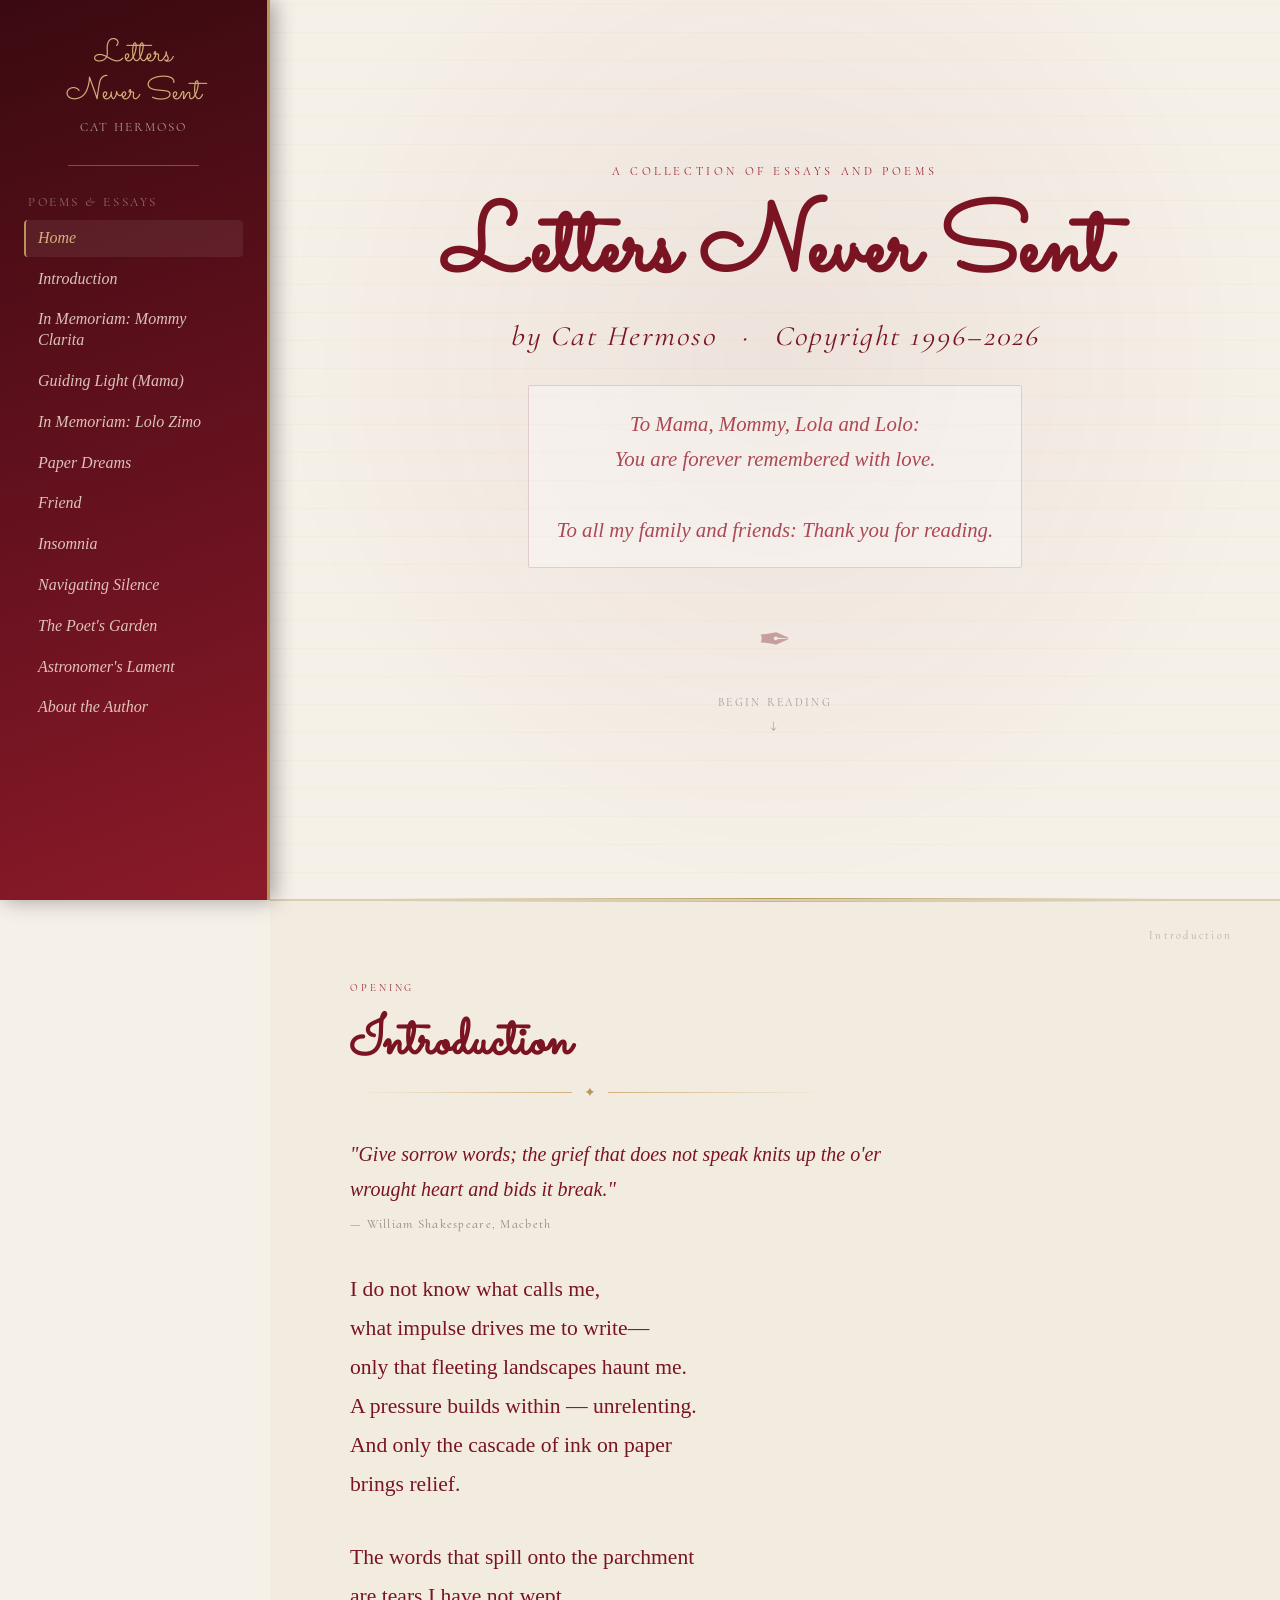
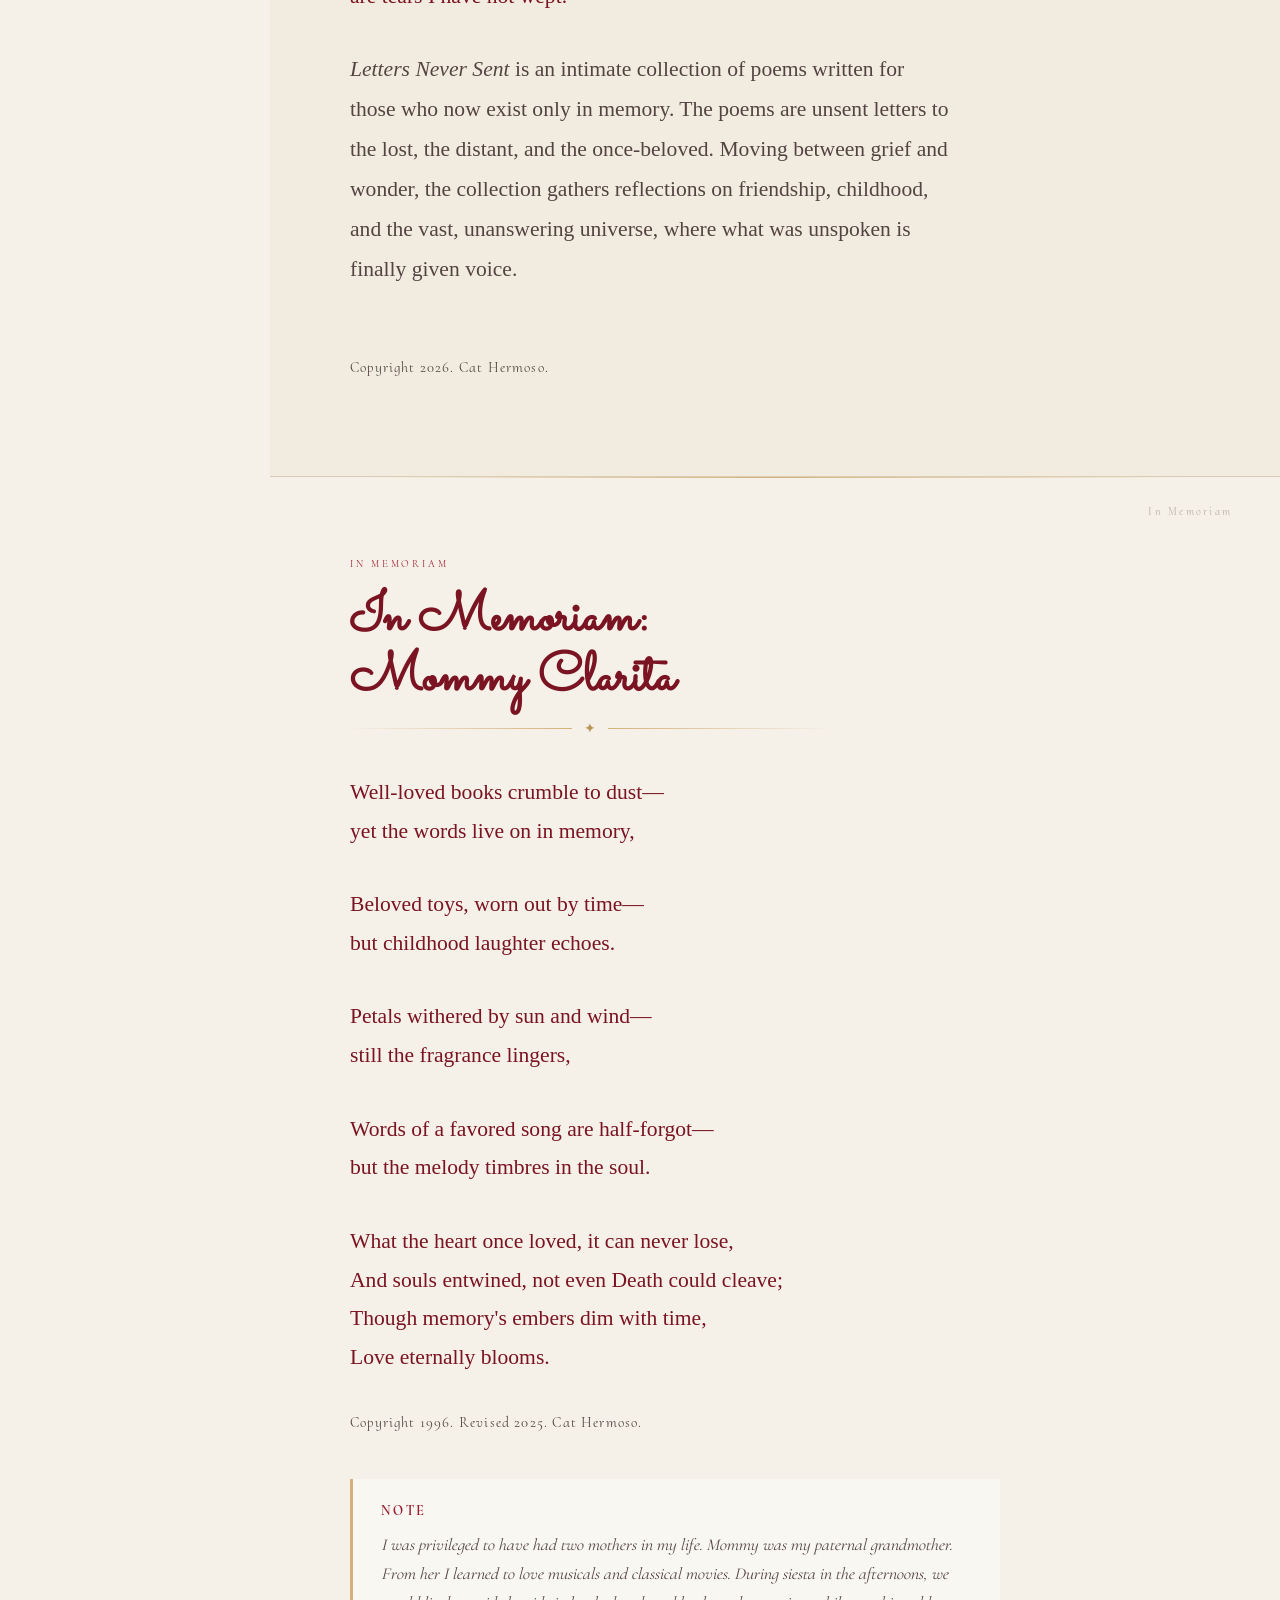
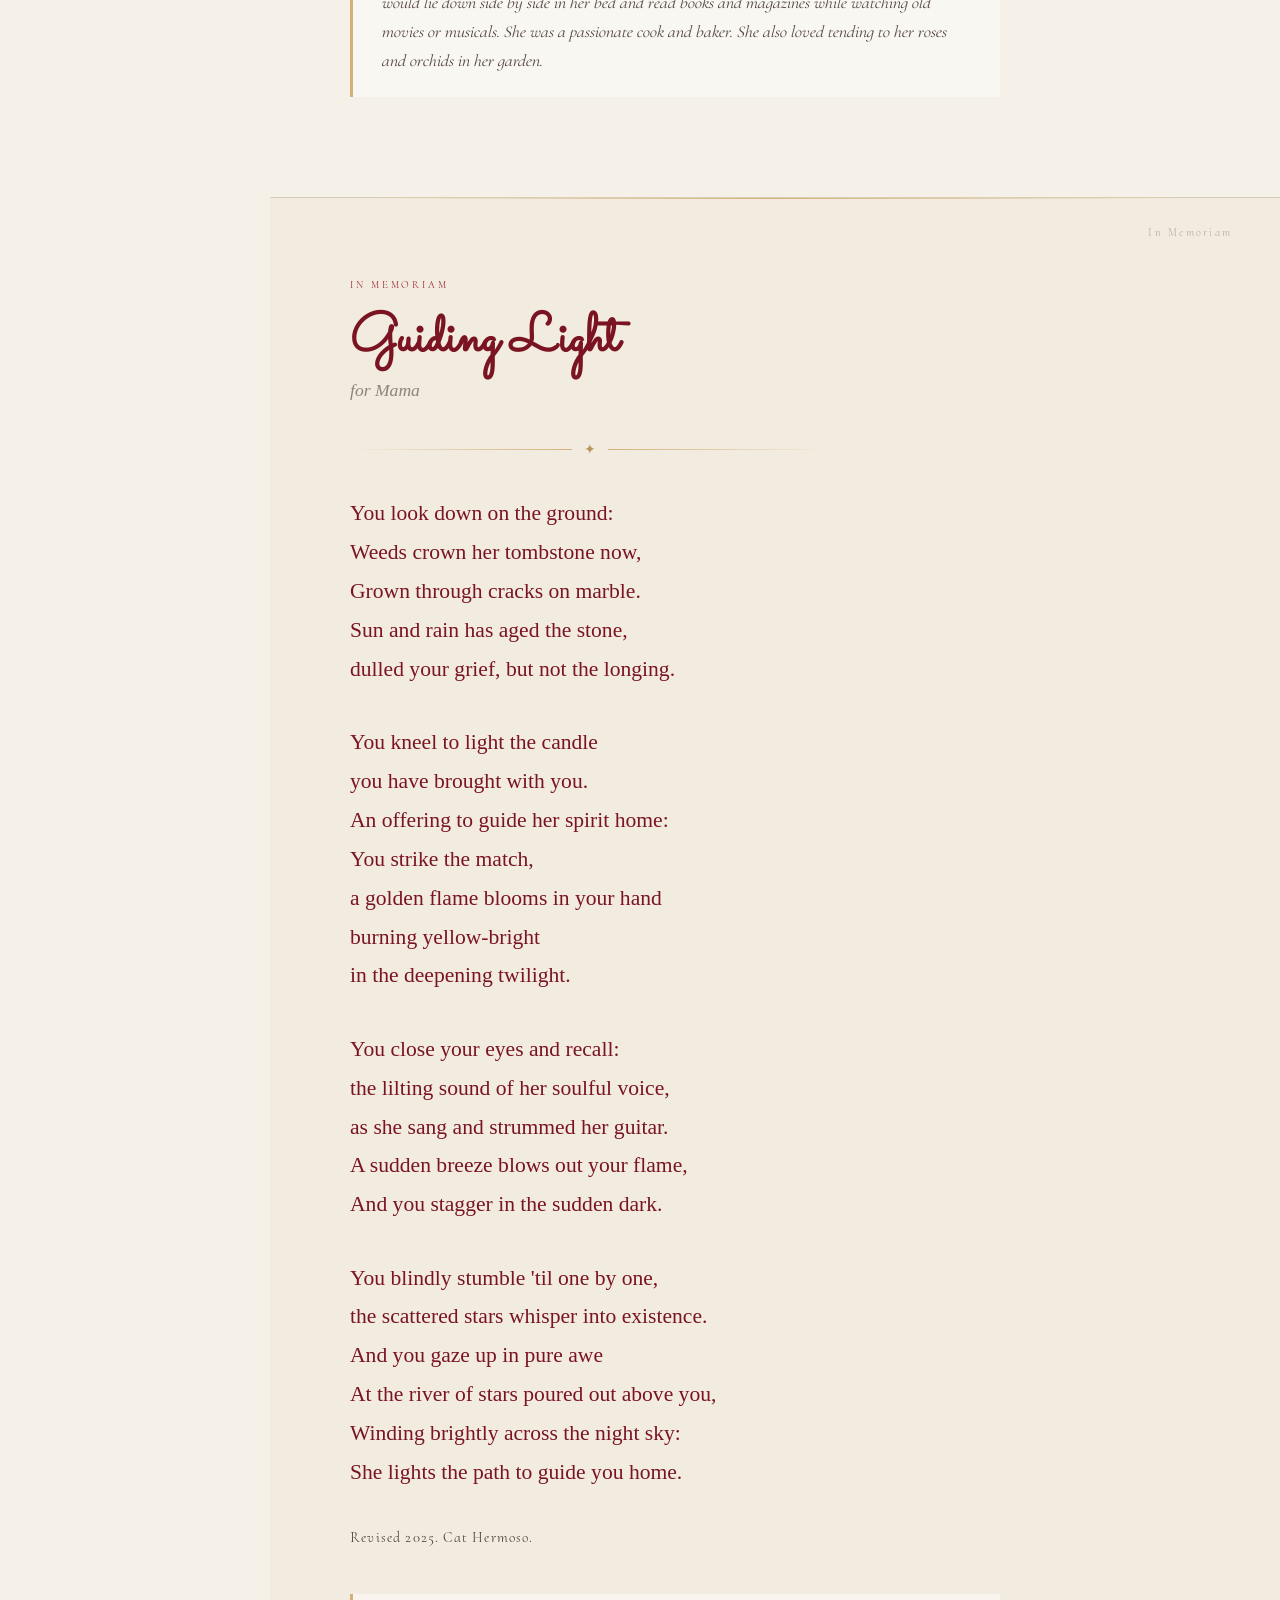
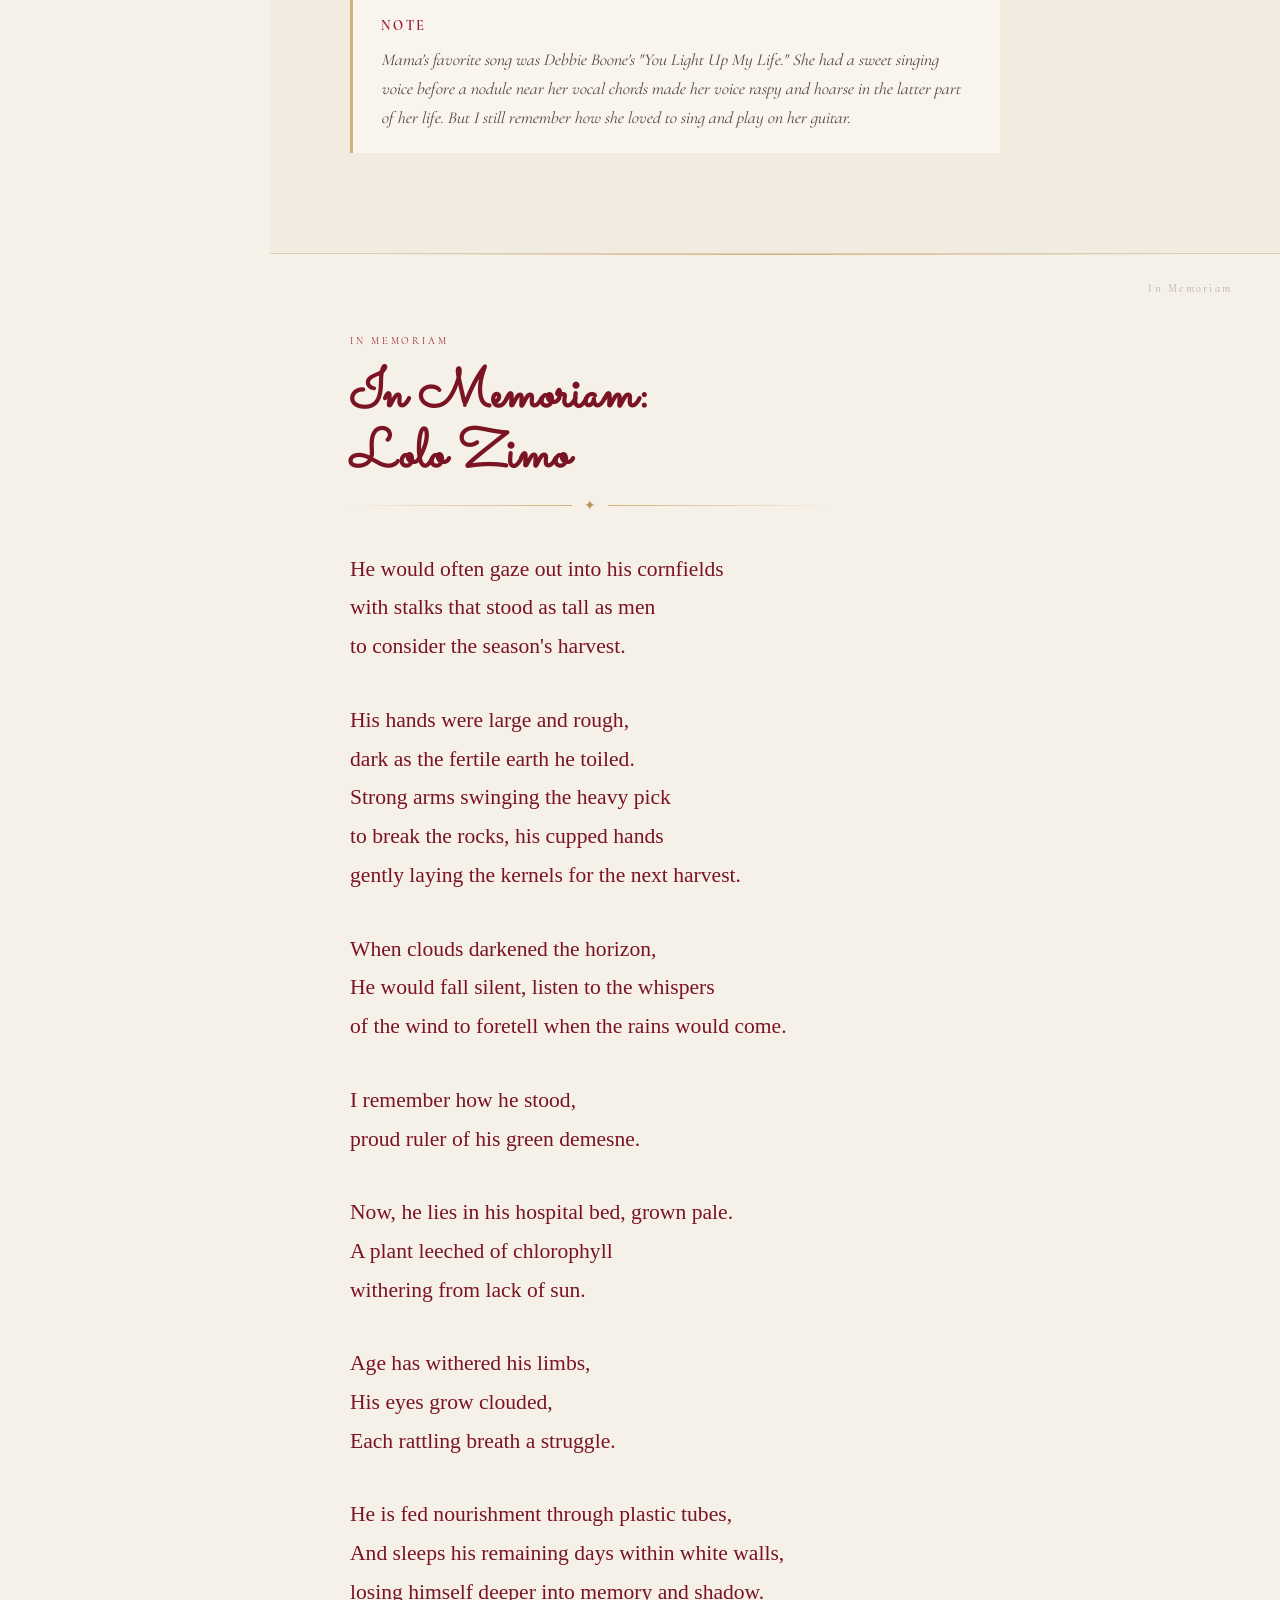
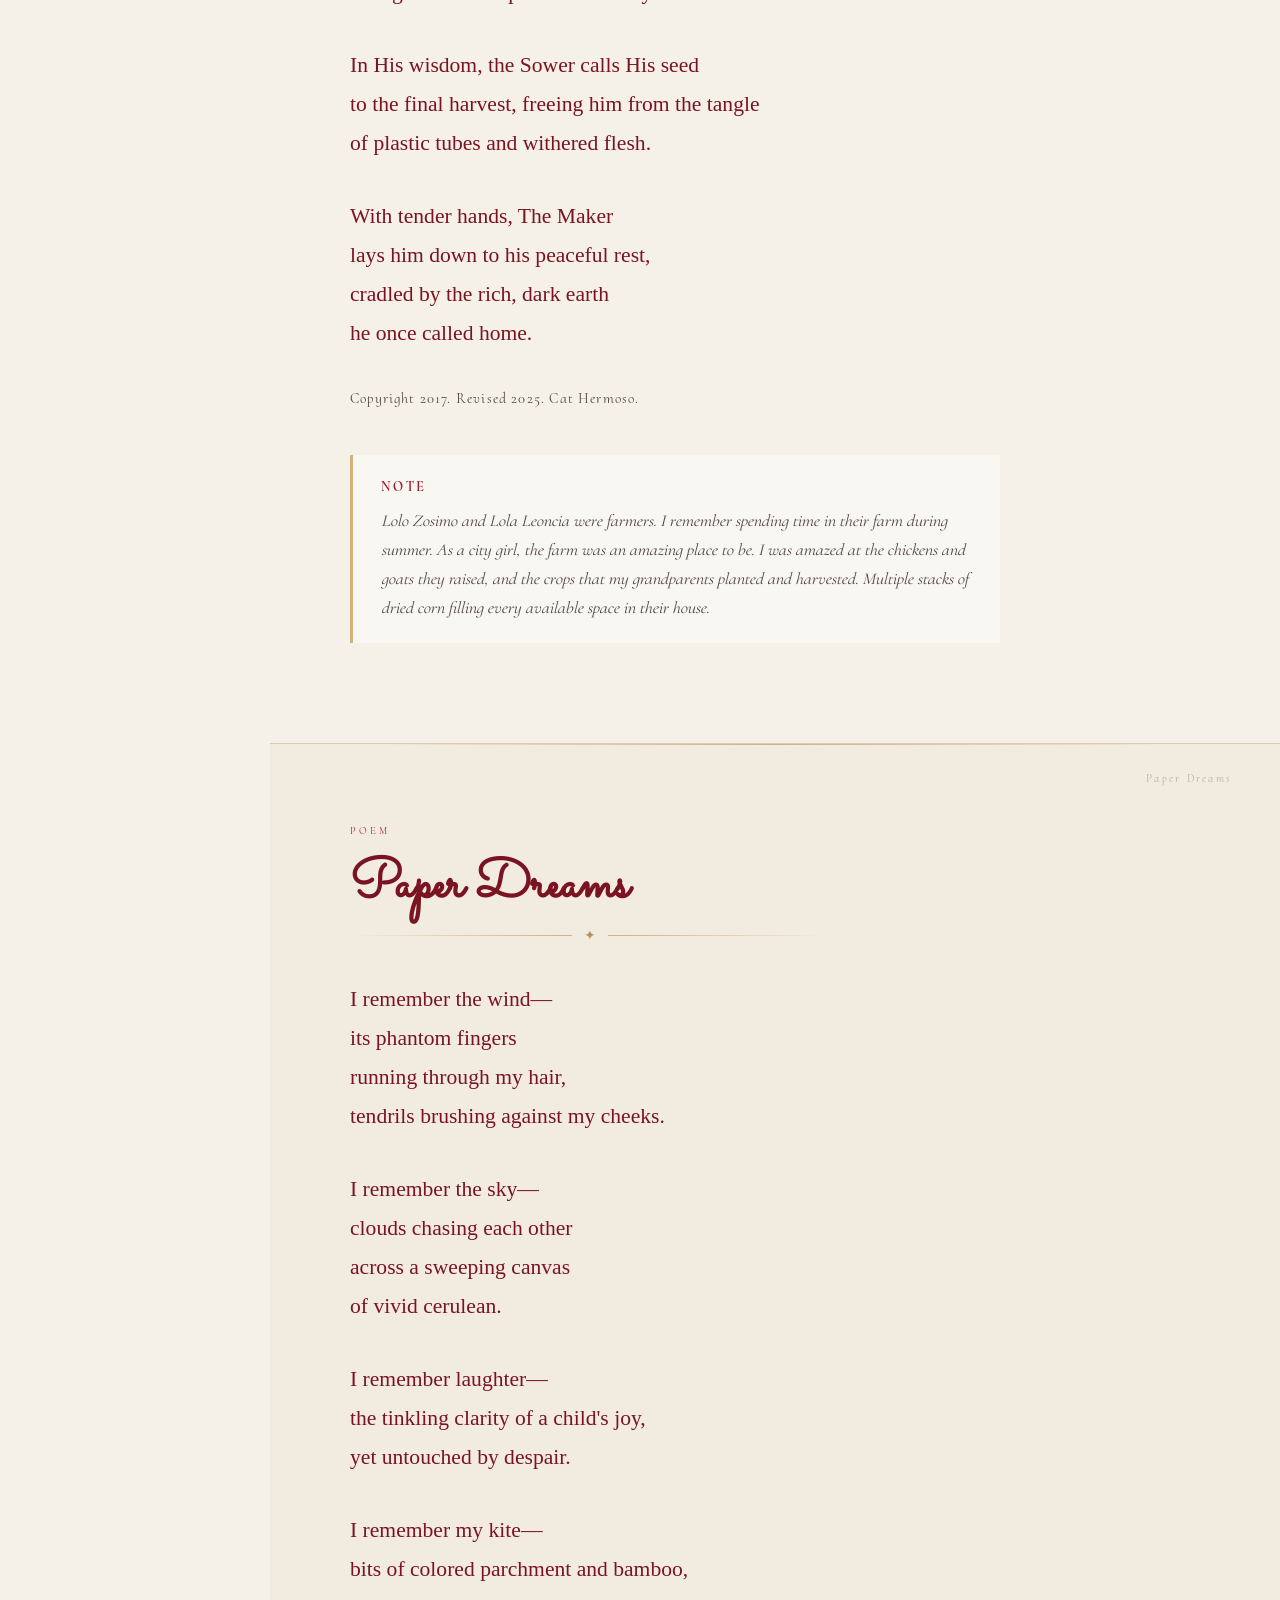
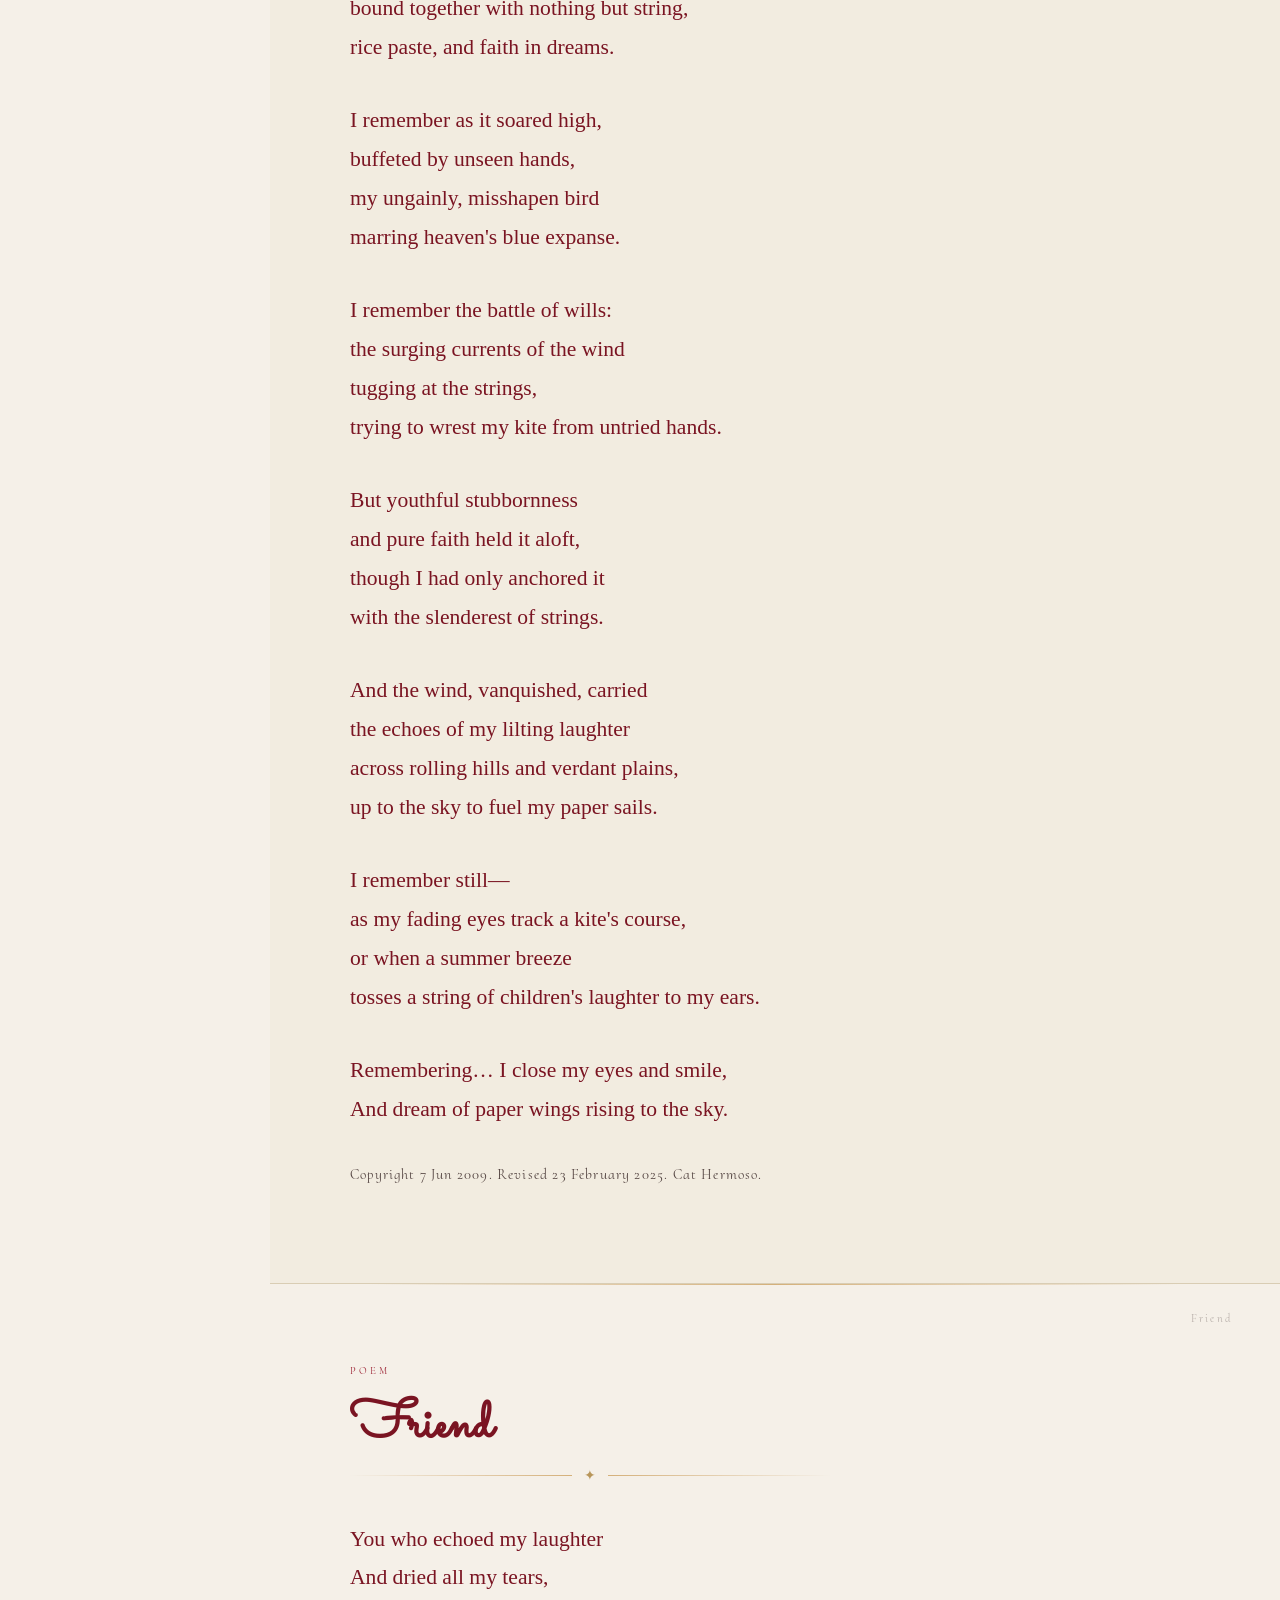
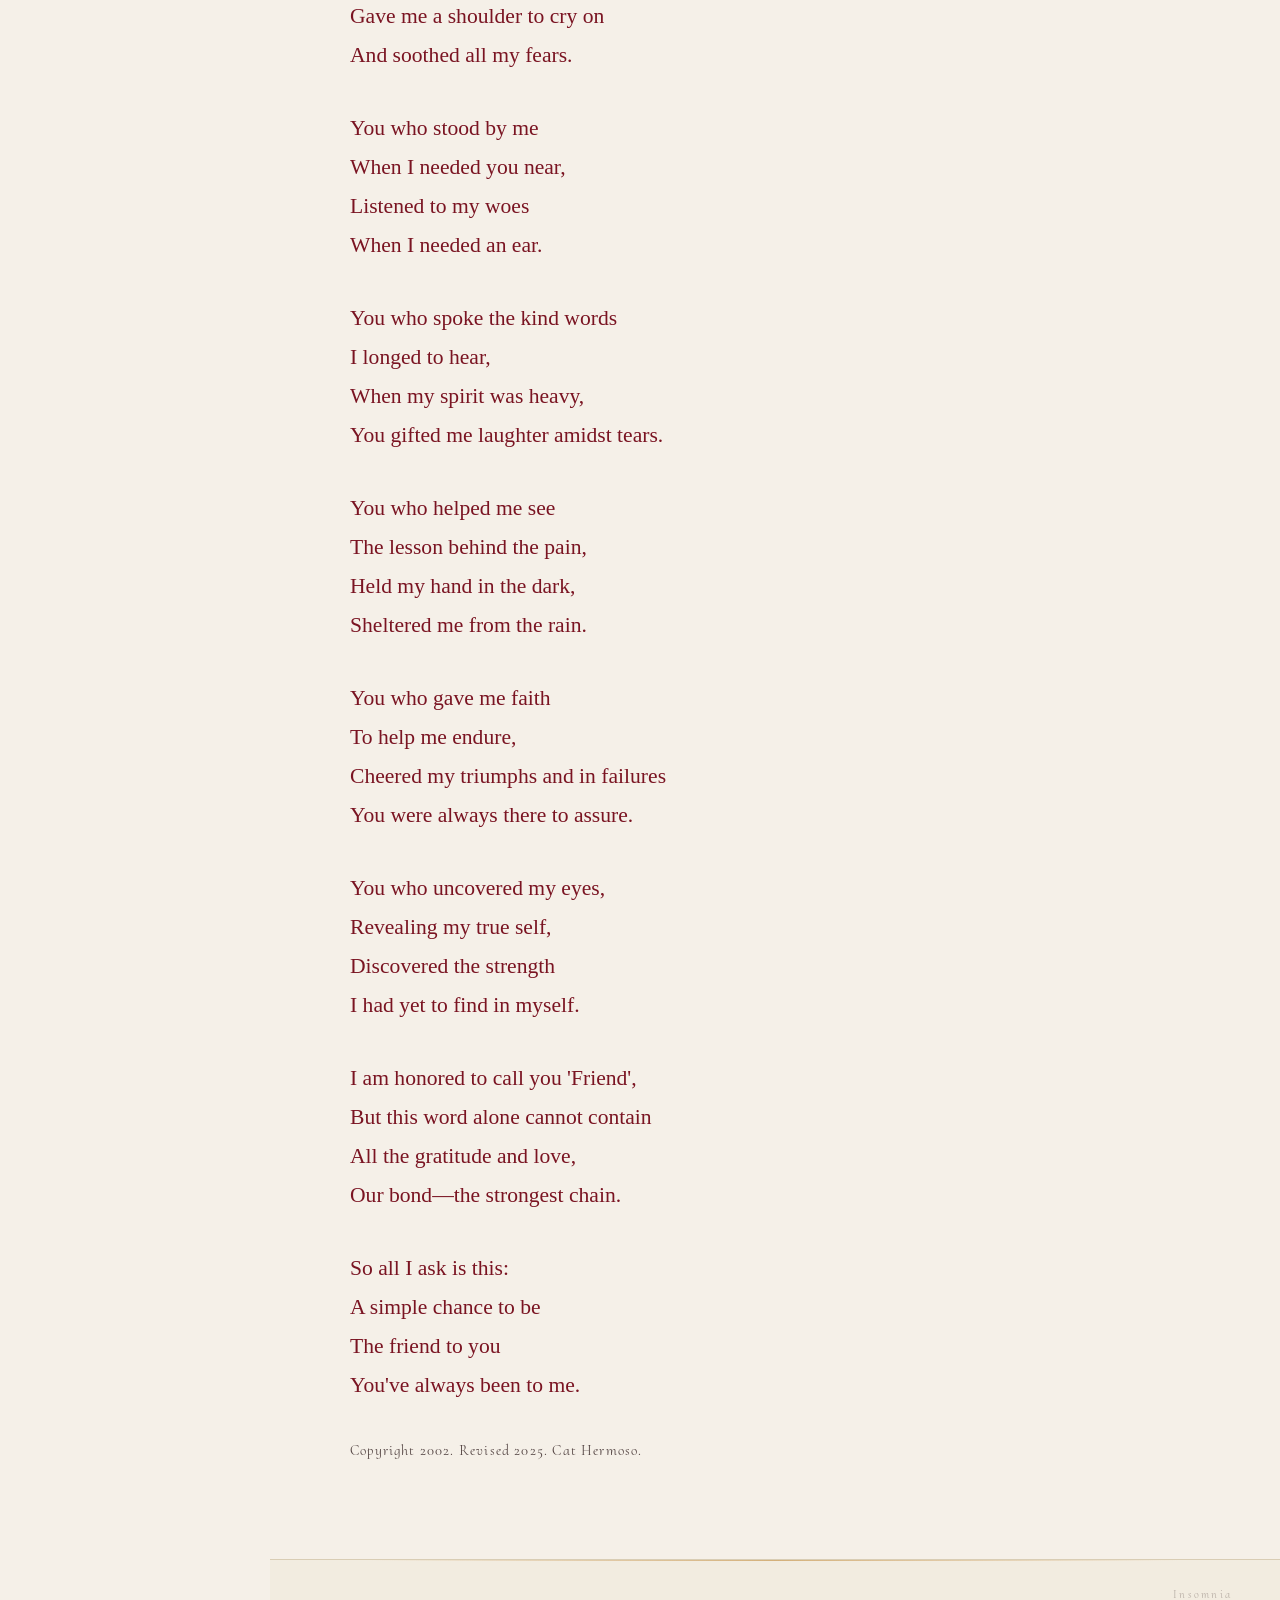
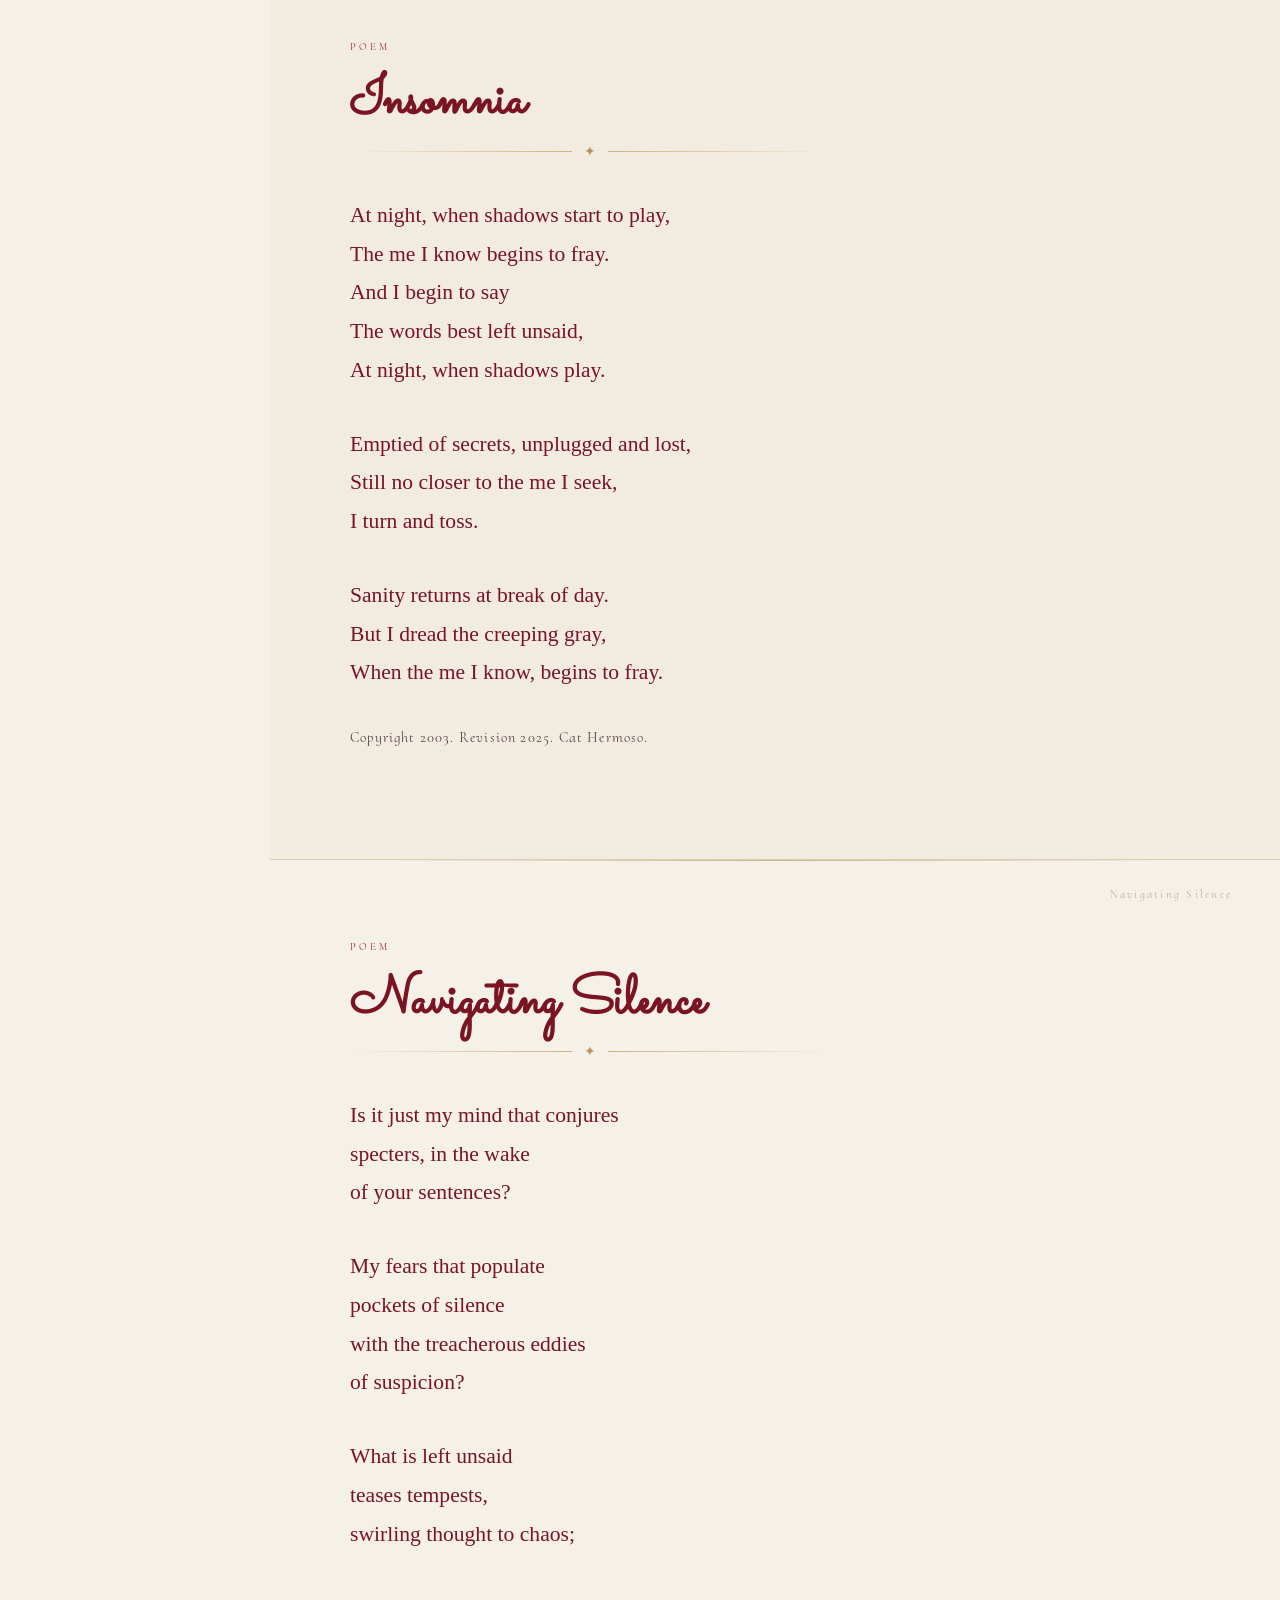
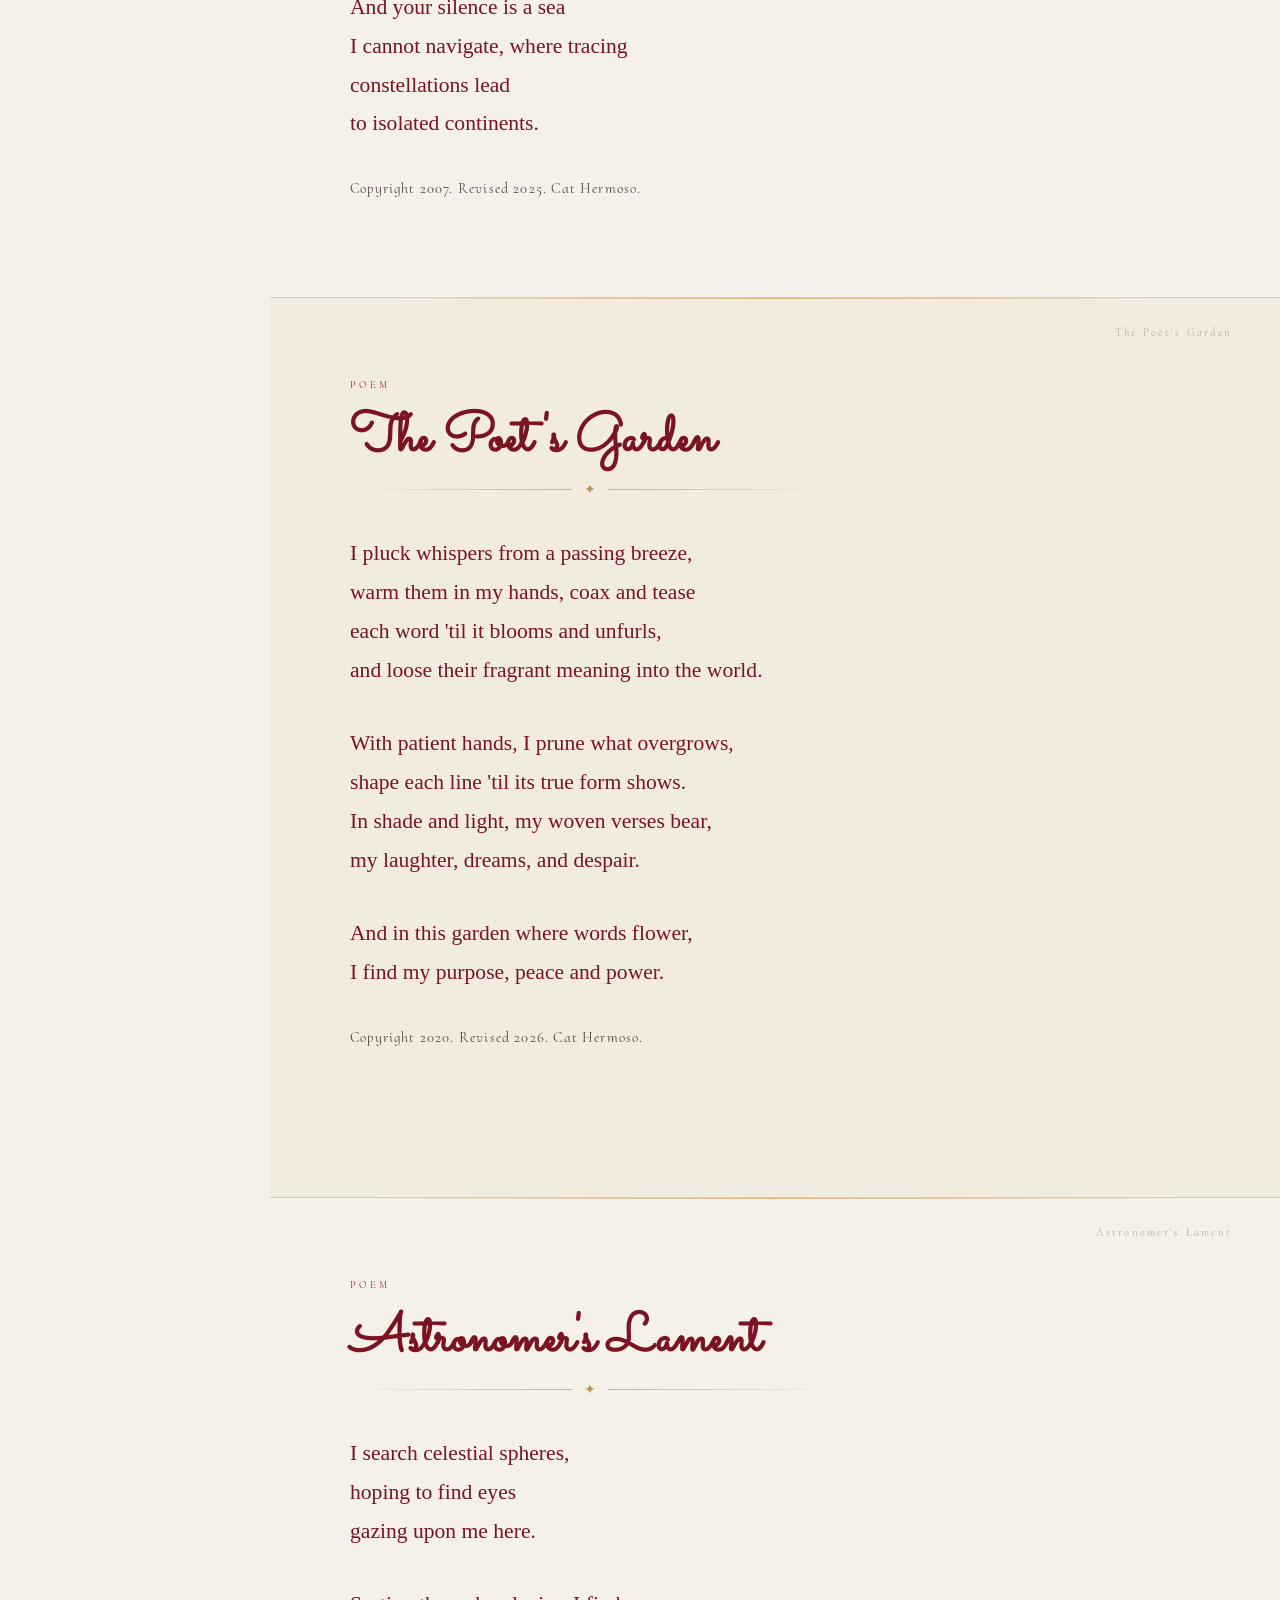
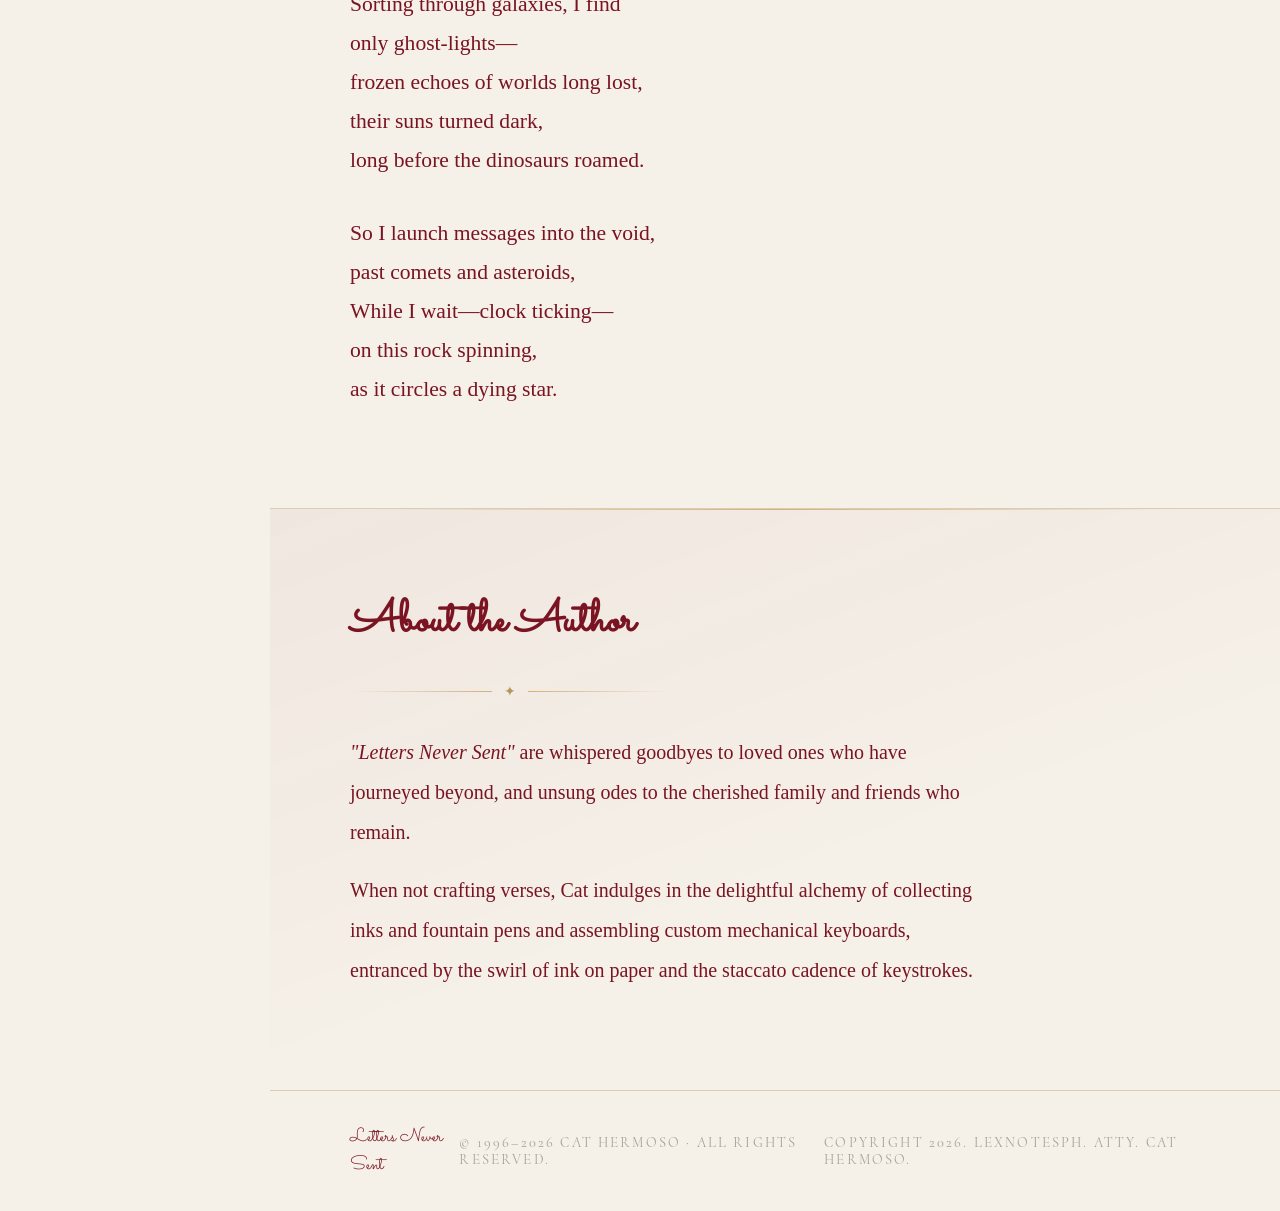
<file: poetry/index.html>
<!DOCTYPE html>
<html lang="en">
<head>
  <meta charset="UTF-8" />
  <meta name="viewport" content="width=device-width, initial-scale=1.0" />
  <title>Letters Never Sent — Cat Hermoso</title>
  <link href="https://fonts.googleapis.com/css2?family=Cormorant+Upright:ital,wght@0,300;0,400;0,500;1,300;1,400&family=Sacramento&family=IM+Fell+English:ital@0;1&display=swap" rel="stylesheet" />
  <style>
    /* ── RESET ─────────────────────────────────────────────── */
    *, *::before, *::after { box-sizing: border-box; margin: 0; padding: 0; }

    /* ── VARIABLES ──────────────────────────────────────────── */
    :root {
      --cream:        #f5f0e8;
      --cream-dark:   #ede5d0;
      --cream-shadow: #d9cdb4;
      --crimson:      #7a1422;
      --crimson-mid:  #9b2032;
      --crimson-light:#c0394a;
      --ink:          #2c1a1a;
      --gold:         #b8965a;
      --gold-light:   #d4b07a;
    }

    /* ── BASE ───────────────────────────────────────────────── */
    html { scroll-behavior: smooth; }

    body {
      font-family: 'IM Fell English', serif;
      background-color: var(--cream);
      color: var(--crimson);
      min-height: 100vh;
      overflow-x: hidden;
    }

    /* Subtle paper texture overlay */
    body::before {
      content: '';
      position: fixed; inset: 0;
      background-image:
        repeating-linear-gradient(
          0deg,
          transparent,
          transparent 27px,
          rgba(184,150,90,.08) 28px
        );
      pointer-events: none;
      z-index: 0;
    }

    /* ── SIDEBAR NAV ────────────────────────────────────────── */
    .sidebar {
      position: fixed;
      top: 0; left: 0;
      width: 270px;
      height: 100vh;
      background: linear-gradient(160deg, #3a0a10 0%, #6a1220 60%, #8b1a28 100%);
      border-right: 3px solid var(--gold);
      display: flex;
      flex-direction: column;
      padding: 36px 24px 32px;
      z-index: 100;
      overflow-y: auto;
      box-shadow: 4px 0 20px rgba(0,0,0,.35);
      transition: transform .3s ease;
    }

    .sidebar-title {
      font-family: 'Sacramento', cursive;
      color: var(--gold-light);
      font-size: 2rem;
      line-height: 1.2;
      margin-bottom: 6px;
      text-align: center;
    }

    .sidebar-author {
      font-family: 'Cormorant Upright', serif;
      color: rgba(255,255,255,.6);
      font-size: .8rem;
      letter-spacing: .15em;
      text-align: center;
      margin-bottom: 30px;
      text-transform: uppercase;
    }

    .sidebar-divider {
      width: 60%;
      border: none;
      border-top: 1px solid var(--gold);
      margin: 0 auto 28px;
      opacity: .5;
    }

    .nav-label {
      font-family: 'Cormorant Upright', serif;
      color: rgba(255,255,255,.4);
      font-size: .8rem;
      letter-spacing: .2em;
      text-transform: uppercase;
      margin-bottom: 10px;
      padding-left: 4px;
    }

    .nav-list {
      list-style: none;
      flex: 1;
    }

    .nav-list li + li { margin-top: 4px; }

    .nav-list a {
      display: block;
      font-family: 'IM Fell English', serif;
      font-style: italic;
      color: rgba(255,245,230,.78);
      font-size: 1rem;
      text-decoration: none;
      padding: 8px 12px;
      border-radius: 4px;
      border-left: 2px solid transparent;
      transition: all .2s ease;
      line-height: 1.3;
    }

    .nav-list a:hover,
    .nav-list a.active {
      color: var(--gold-light);
      border-left-color: var(--gold);
      background: rgba(255,255,255,.07);
    }

    /* Hamburger (mobile) */
    .hamburger {
      display: none;
      position: fixed;
      top: 16px; left: 16px;
      z-index: 200;
      background: var(--crimson);
      border: 1px solid var(--gold);
      border-radius: 6px;
      width: 44px; height: 44px;
      cursor: pointer;
      flex-direction: column;
      align-items: center;
      justify-content: center;
      gap: 5px;
    }

    .hamburger span {
      display: block;
      width: 22px; height: 2px;
      background: var(--gold-light);
      transition: .3s;
    }

    /* ── MAIN CONTENT ───────────────────────────────────────── */
    .main {
      margin-left: 270px;
      min-height: 100vh;
      position: relative;
      z-index: 1;
    }

    /* ── HERO ───────────────────────────────────────────────── */
    .hero {
      min-height: 100vh;
      display: flex;
      flex-direction: column;
      align-items: center;
      justify-content: center;
      text-align: center;
      padding: 60px 48px;
      background:
        radial-gradient(ellipse at 50% 40%, rgba(122,20,34,.06) 0%, transparent 70%);
      border-bottom: 1px solid var(--cream-shadow);
      position: relative;
    }

    .hero::after {
      content: '';
      position: absolute;
      bottom: 0; left: 10%; right: 10%;
      height: 1px;
      background: linear-gradient(90deg, transparent, var(--gold), transparent);
    }

    .hero-eyebrow {
      font-family: 'Cormorant Upright', serif;
      font-size: .75rem;
      letter-spacing: .3em;
      color: var(--crimson-mid);
      text-transform: uppercase;
      margin-bottom: 24px;
    }

    .hero-title {
      font-family: 'Sacramento', cursive;
      font-size: clamp(3.5rem, 8vw, 6rem);
      color: var(--crimson);
      line-height: 1.05;
      margin-bottom: 16px;
    }

    .hero-subtitle {
      font-family: 'Cormorant Upright', serif;
      font-size: 1.75rem;
      font-style: italic;
      color: var(--crimson);
      letter-spacing: .08em;
      margin-bottom: 32px;
    }

    .hero-dedication {
      font-family: 'IM Fell English', serif;
      font-style: italic;
      font-size: 1.3rem;
      color: var(--crimson-mid);
      max-width: 500px;
      line-height: 1.7;
      opacity: .8;
      margin-bottom: 48px;
      padding: 20px 28px;
      border: 1px solid rgba(122,20,34,.2);
      background: rgba(255,255,255,.4);
      border-radius: 2px;
    }

    .hero-quill {
      font-size: 2.5rem;
      opacity: .35;
      margin-bottom: 32px;
    }

    .hero-scroll-hint {
      display: flex;
      flex-direction: column;
      align-items: center;
      gap: 6px;
      font-family: 'Cormorant Upright', serif;
      font-size: .72rem;
      letter-spacing: .2em;
      color: rgba(44,26,26,.4);
      text-transform: uppercase;
      animation: fadeUp 2s ease infinite alternate;
    }

    .hero-scroll-hint::after {
      content: '↓';
      font-size: 1rem;
    }

    @keyframes fadeUp {
      from { opacity: .3; transform: translateY(0); }
      to   { opacity: .7; transform: translateY(6px); }
    }

    /* ── INTRO SECTION ──────────────────────────────────────── */
    .intro-section {
      padding: 80px 80px 60px;
      max-width: 760px;
      margin: 0 auto;
      text-align: center;
    }

    .intro-quote {
      font-family: 'IM Fell English', serif;
      font-style: italic;
      font-size: 1.25rem;
      color: var(--crimson);
      line-height: 1.75;
      margin-bottom: 12px;
    }

    .intro-quote-attr {
      font-family: 'Cormorant Upright', serif;
      font-size: .9rem;
      letter-spacing: .12em;
      color: var(--crimson-mid);
      margin-bottom: 40px;
    }

    .intro-prose {
      font-family: 'IM Fell English', serif;
      font-size: 1.4rem;
      line-height: 2;
      color: var(--crimson);
      text-align: left;
    }

    .intro-prose p + p { margin-top: 1em; }

    .intro-copyright {
      font-family: 'Cormorant Upright', serif;
      font-size: .82rem;
      letter-spacing: .12em;
      color: var(--crimson-mid);
      text-align: center;
      margin-top: 32px;
    }

    /* ── POEM PAGES ─────────────────────────────────────────── */
    .poem-page {
      min-height: 100vh;
      padding: 80px 80px 100px;
      border-top: 1px solid var(--cream-shadow);
      position: relative;
      display: flex;
      flex-direction: column;
      align-items: flex-start;
    }

    .poem-page:nth-child(even) {
      background: rgba(237,229,208,.35);
    }

    /* Top rule */
    .poem-page::before {
      content: '';
      position: absolute;
      top: 0; left: 10%; right: 10%;
      height: 1px;
      background: linear-gradient(90deg, transparent, var(--gold-light), transparent);
    }

    /* Page number ornament */
    .page-number {
      position: absolute;
      top: 28px; right: 48px;
      font-family: 'Cormorant Upright', serif;
      font-size: .7rem;
      color: rgba(44,26,26,.3);
      letter-spacing: .2em;
    }

    .poem-section-label {
      font-family: 'Cormorant Upright', serif;
      font-size: .65rem;
      letter-spacing: .28em;
      text-transform: uppercase;
      color: var(--crimson-mid);
      margin-bottom: 20px;
    }

    .poem-title {
      font-family: 'Sacramento', cursive;
      font-size: clamp(2.2rem, 5vw, 3.4rem);
      color: var(--crimson);
      line-height: 1.1;
      margin-bottom: 10px;
    }

    .poem-subtitle {
      font-family: 'IM Fell English', serif;
      font-style: italic;
      font-size: 1.1rem;
      color: rgba(44,26,26,.5);
      margin-bottom: 40px;
    }

    /* Decorative quill divider */
    .poem-divider {
      display: flex;
      align-items: center;
      gap: 12px;
      margin-bottom: 36px;
      width: 100%;
      max-width: 480px;
    }

    .poem-divider::before,
    .poem-divider::after {
      content: '';
      flex: 1;
      height: 1px;
      background: linear-gradient(90deg, transparent, var(--gold-light));
    }

    .poem-divider::after {
      background: linear-gradient(90deg, var(--gold-light), transparent);
    }

    .poem-divider-icon {
      color: var(--gold);
      font-size: .85rem;
    }

    /* The poem body */
    .poem-body {
      font-family: 'IM Fell English', serif;
      font-size: 1.35rem;
      line-height: 1.8;
      color: var(--crimson);
      max-width: 600px;
    }

    .poem-body p {
      margin-bottom: 1.4em;
    }

    .poem-body p:last-child { margin-bottom: 0; }

    /* Stanza — each stanza separated by a blank line */
    .stanza { margin-bottom: 1.6em; }
    .stanza:last-child { margin-bottom: 0; }

    .poem-line { display: block; }

    /* Notes */
    .poem-notes {
      margin-top: 48px;
      padding: 20px 28px;
      background: rgba(255,255,255,.45);
      border-left: 3px solid var(--gold-light);
      max-width: 650px;
      font-family: 'Cormorant Upright', serif;
      font-size: 1.04rem;
      font-style: italic;
      color: rgba(44,26,26,.80);
      line-height: 1.75;
    }

    .poem-notes strong {
      display: block;
      font-style: normal;
      font-size: .85rem;
      letter-spacing: .18em;
      text-transform: uppercase;
      color: var(--crimson-mid);
      margin-bottom: 8px;
    }

    .poem-copyright {
      margin-top: 36px;
      font-family: 'Cormorant Upright', serif;
      font-size: .92rem;
      letter-spacing: .08em;
      color: rgba(44,26,26,.80);
    }

    /* ── ABOUT SECTION ──────────────────────────────────────── */
    .about-section {
      padding: 80px 80px 100px;
      border-top: 1px solid var(--cream-shadow);
      background: linear-gradient(160deg, rgba(122,20,34,.04) 0%, transparent 60%);
      position: relative;
    }

    .about-section::before {
      content: '';
      position: absolute;
      top: 0; left: 10%; right: 10%;
      height: 1px;
      background: linear-gradient(90deg, transparent, var(--gold-light), transparent);
    }

    .about-inner {
      max-width: 640px;
    }

    .about-title {
      font-family: 'Sacramento', cursive;
      font-size: 2.8rem;
      color: var(--crimson);
      margin-bottom: 28px;
    }

    .about-text {
      font-family: 'IM Fell English', serif;
      font-size: 1.25rem;
      line-height: 2;
      color: var(--crimson);
    }

    .about-text em { color: var(--crimson); font-style: italic; }

    /* ── FOOTER ─────────────────────────────────────────────── */
    footer {
      border-top: 1px solid var(--cream-shadow);
      padding: 32px 80px;
      display: flex;
      justify-content: space-between;
      align-items: center;
      font-family: 'Cormorant Upright', serif;
      font-size: .9rem;
      letter-spacing: .15em;
      color: rgba(44,26,26,.38);
      text-transform: uppercase;
    }

    footer .footer-brand {
      font-family: 'Sacramento', cursive;
      font-size: 1.2rem;
      color: var(--crimson);
      text-transform: none;
      letter-spacing: 0;
    }

    /* ── BACK TO TOP ────────────────────────────────────────── */
    .back-top {
      position: fixed;
      bottom: 32px; right: 32px;
      width: 44px; height: 44px;
      background: var(--crimson);
      color: var(--gold-light);
      border: 1px solid var(--gold);
      border-radius: 50%;
      display: flex;
      align-items: center;
      justify-content: center;
      font-size: 1rem;
      cursor: pointer;
      z-index: 99;
      text-decoration: none;
      opacity: 0;
      transform: translateY(12px);
      transition: opacity .3s, transform .3s;
      box-shadow: 0 4px 16px rgba(0,0,0,.25);
    }

    .back-top.visible {
      opacity: 1;
      transform: translateY(0);
    }

    /* ── MOBILE ─────────────────────────────────────────────── */
    @media (max-width: 768px) {
      .sidebar {
        width: 250px;
        transform: translateX(-100%);
      }

      .sidebar.open { transform: translateX(0); }

      .hamburger { display: flex; }

      .main { margin-left: 0; }

      .hero { padding: 80px 28px 60px; }

      .intro-section { padding: 60px 28px 40px; }

      .poem-page { padding: 60px 28px 80px; }

      .about-section { padding: 60px 28px 80px; }

      footer { padding: 24px 28px; flex-direction: column; gap: 8px; text-align: center; }
    }

    /* ── OVERLAY (mobile sidebar backdrop) ─────────────────── */
    .overlay {
      display: none;
      position: fixed; inset: 0;
      background: rgba(0,0,0,.4);
      z-index: 90;
    }

    .overlay.open { display: block; }
  </style>
</head>
<body>

<!-- ══ HAMBURGER ══════════════════════════════════════════════ -->
<button class="hamburger" id="hamburger" aria-label="Open menu">
  <span></span><span></span><span></span>
</button>
<div class="overlay" id="overlay"></div>

<!-- ══ SIDEBAR ════════════════════════════════════════════════ -->
<nav class="sidebar" id="sidebar">
  <div class="sidebar-title">Letters<br/>Never Sent</div>
  <div class="sidebar-author">Cat Hermoso</div>
  <hr class="sidebar-divider" />
  <p class="nav-label">Poems &amp; Essays</p>
  <ul class="nav-list">
    <li><a href="#hero">Home</a></li>
    <li><a href="#introduction">Introduction</a></li>
    <li><a href="#mommy-clarita">In Memoriam: Mommy Clarita</a></li>
    <li><a href="#guiding-light">Guiding Light (Mama)</a></li>
    <li><a href="#lolo-zimo">In Memoriam: Lolo Zimo</a></li>
    <li><a href="#paper-dreams">Paper Dreams</a></li>
    <li><a href="#friend">Friend</a></li>
    <li><a href="#insomnia">Insomnia</a></li>
    <li><a href="#navigating-silence">Navigating Silence</a></li>
    <li><a href="#poets-garden">The Poet's Garden</a></li>
    <li><a href="#astronomer">Astronomer's Lament</a></li>
    <li><a href="#about">About the Author</a></li>
  </ul>
</nav>

<!-- ══ MAIN ═══════════════════════════════════════════════════ -->
<main class="main">

  <!-- HERO -->
  <section class="hero" id="hero">
    <div class="hero-eyebrow">A collection of essays and poems</div>
    <h1 class="hero-title">Letters Never Sent</h1>
    <div class="hero-subtitle">by Cat Hermoso &ensp;·&ensp; Copyright 1996–2026</div>
    <div class="hero-dedication">
      To Mama, Mommy, Lola and Lolo:<br/>You are forever remembered with love.<br/><br/>
      To all my family and friends: Thank you for reading.
    </div>
    <div class="hero-quill">✒</div>
    <div class="hero-scroll-hint">Begin Reading</div>
  </section>

  <!-- INTRODUCTION -->
  <section class="poem-page" id="introduction">
    <span class="page-number">Introduction</span>
    <div class="poem-section-label">Opening</div>
    <h2 class="poem-title">Introduction</h2>
    <div class="poem-divider"><span class="poem-divider-icon">✦</span></div>

    <div class="poem-body" style="font-size:1.35rem;">
      <div class="stanza">
        <p class="intro-quote" style="font-style:italic; color:var(--crimson); font-size:1.25rem; margin-bottom:6px;">
          "Give sorrow words; the grief that does not speak knits up the o'er wrought heart and bids it break."
        </p>
        <p style="font-family:'Cormorant Upright',serif; font-size:.8rem; letter-spacing:.1em; color:rgba(44,26,26,.5); margin-bottom:32px;">
          — William Shakespeare, Macbeth
        </p>
      </div>
      <div class="stanza">
        <span class="poem-line">I do not know what calls me,</span>
        <span class="poem-line">what impulse drives me to write—</span>
        <span class="poem-line">only that fleeting landscapes haunt me.</span>
        <span class="poem-line">A pressure builds within — unrelenting.</span>
        <span class="poem-line">And only the cascade of ink on paper</span>
        <span class="poem-line">brings relief.</span>
      </div>
      <div class="stanza">
        <span class="poem-line">The words that spill onto the parchment</span>
        <span class="poem-line">are tears I have not wept.</span>
      </div>
      <p style="font-family:'IM Fell English',serif; font-size:1.35rem; line-height:1.85; color:rgba(44,26,26,.80); text-align:left; margin:32px 0;">
        <em>Letters Never Sent</em> is an intimate collection of poems written for those who now exist only in memory. The poems are unsent letters to the lost, the distant, and the once-beloved. Moving between grief and wonder, the collection gathers reflections on friendship, childhood, and the vast, unanswering universe, where what was unspoken is finally given voice.
      </p>
    </div>
    <div class="poem-copyright">Copyright 2026. Cat Hermoso.</div>
  </section>

  <!-- IN MEMORIAM: MOMMY CLARITA -->
  <section class="poem-page" id="mommy-clarita">
    <span class="page-number">In Memoriam</span>
    <div class="poem-section-label">In Memoriam</div>
    <h2 class="poem-title">In Memoriam:<br/>Mommy Clarita</h2>
    <div class="poem-divider"><span class="poem-divider-icon">✦</span></div>

    <div class="poem-body">
      <div class="stanza">
        <span class="poem-line">Well-loved books crumble to dust—</span>
        <span class="poem-line">yet the words live on in memory,</span>
      </div>
      <div class="stanza">
        <span class="poem-line">Beloved toys, worn out by time—</span>
        <span class="poem-line">but childhood laughter echoes.</span>
      </div>
      <div class="stanza">
        <span class="poem-line">Petals withered by sun and wind—</span>
        <span class="poem-line">still the fragrance lingers,</span>
      </div>
      <div class="stanza">
        <span class="poem-line">Words of a favored song are half-forgot—</span>
        <span class="poem-line">but the melody timbres in the soul.</span>
      </div>
      <div class="stanza">
        <span class="poem-line">What the heart once loved, it can never lose,</span>
        <span class="poem-line">And souls entwined, not even Death could cleave;</span>
        <span class="poem-line">Though memory's embers dim with time,</span>
        <span class="poem-line">Love eternally blooms.</span>
      </div>
    </div>

    <div class="poem-copyright">Copyright 1996. Revised 2025. Cat Hermoso.</div>

    <div class="poem-notes">
      <strong>Note</strong>
      I was privileged to have had two mothers in my life. Mommy was my paternal grandmother. From her I learned to love musicals and classical movies. During siesta in the afternoons, we would lie down side by side in her bed and read books and magazines while watching old movies or musicals. She was a passionate cook and baker. She also loved tending to her roses and orchids in her garden.
    </div>
  </section>

  <!-- GUIDING LIGHT (MAMA) -->
  <section class="poem-page" id="guiding-light">
    <span class="page-number">In Memoriam</span>
    <div class="poem-section-label">In Memoriam</div>
    <h2 class="poem-title">Guiding Light</h2>
    <div class="poem-subtitle">for Mama</div>
    <div class="poem-divider"><span class="poem-divider-icon">✦</span></div>

    <div class="poem-body">
      <div class="stanza">
        <span class="poem-line">You look down on the ground:</span>
        <span class="poem-line">Weeds crown her tombstone now,</span>
        <span class="poem-line">Grown through cracks on marble.</span>
        <span class="poem-line">Sun and rain has aged the stone,</span>
        <span class="poem-line">dulled your grief, but not the longing.</span>
      </div>
      <div class="stanza">
        <span class="poem-line">You kneel to light the candle</span>
        <span class="poem-line">you have brought with you.</span>
        <span class="poem-line">An offering to guide her spirit home:</span>
        <span class="poem-line">You strike the match,</span>
        <span class="poem-line">a golden flame blooms in your hand</span>
        <span class="poem-line">burning yellow-bright</span>
        <span class="poem-line">in the deepening twilight.</span>
      </div>
      <div class="stanza">
        <span class="poem-line">You close your eyes and recall:</span>
        <span class="poem-line">the lilting sound of her soulful voice,</span>
        <span class="poem-line">as she sang and strummed her guitar.</span>
        <span class="poem-line">A sudden breeze blows out your flame,</span>
        <span class="poem-line">And you stagger in the sudden dark.</span>
      </div>
      <div class="stanza">
        <span class="poem-line">You blindly stumble 'til one by one,</span>
        <span class="poem-line">the scattered stars whisper into existence.</span>
        <span class="poem-line">And you gaze up in pure awe</span>
        <span class="poem-line">At the river of stars poured out above you,</span>
        <span class="poem-line">Winding brightly across the night sky:</span>
        <span class="poem-line">She lights the path to guide you home.</span>
      </div>
    </div>

    <div class="poem-copyright">Revised 2025. Cat Hermoso.</div>

    <div class="poem-notes">
      <strong>Note</strong>
      Mama's favorite song was Debbie Boone's "You Light Up My Life." She had a sweet singing voice before a nodule near her vocal chords made her voice raspy and hoarse in the latter part of her life. But I still remember how she loved to sing and play on her guitar.
    </div>
  </section>

  <!-- IN MEMORIAM: LOLO ZIMO -->
  <section class="poem-page" id="lolo-zimo">
    <span class="page-number">In Memoriam</span>
    <div class="poem-section-label">In Memoriam</div>
    <h2 class="poem-title">In Memoriam:<br/>Lolo Zimo</h2>
    <div class="poem-divider"><span class="poem-divider-icon">✦</span></div>

    <div class="poem-body">
      <div class="stanza">
        <span class="poem-line">He would often gaze out into his cornfields</span>
        <span class="poem-line">with stalks that stood as tall as men</span>
        <span class="poem-line">to consider the season's harvest.</span>
      </div>
      <div class="stanza">
        <span class="poem-line">His hands were large and rough,</span>
        <span class="poem-line">dark as the fertile earth he toiled.</span>
        <span class="poem-line">Strong arms swinging the heavy pick</span>
        <span class="poem-line">to break the rocks, his cupped hands</span>
        <span class="poem-line">gently laying the kernels for the next harvest.</span>
      </div>
      <div class="stanza">
        <span class="poem-line">When clouds darkened the horizon,</span>
        <span class="poem-line">He would fall silent, listen to the whispers</span>
        <span class="poem-line">of the wind to foretell when the rains would come.</span>
      </div>
      <div class="stanza">
        <span class="poem-line">I remember how he stood,</span>
        <span class="poem-line">proud ruler of his green demesne.</span>
      </div>
      <div class="stanza">
        <span class="poem-line">Now, he lies in his hospital bed, grown pale.</span>
        <span class="poem-line">A plant leeched of chlorophyll</span>
        <span class="poem-line">withering from lack of sun.</span>
      </div>
      <div class="stanza">
        <span class="poem-line">Age has withered his limbs,</span>
        <span class="poem-line">His eyes grow clouded,</span>
        <span class="poem-line">Each rattling breath a struggle.</span>
      </div>
      <div class="stanza">
        <span class="poem-line">He is fed nourishment through plastic tubes,</span>
        <span class="poem-line">And sleeps his remaining days within white walls,</span>
        <span class="poem-line">losing himself deeper into memory and shadow.</span>
      </div>
      <div class="stanza">
        <span class="poem-line">In His wisdom, the Sower calls His seed</span>
        <span class="poem-line">to the final harvest, freeing him from the tangle</span>
        <span class="poem-line">of plastic tubes and withered flesh.</span>
      </div>
      <div class="stanza">
        <span class="poem-line">With tender hands, The Maker</span>
        <span class="poem-line">lays him down to his peaceful rest,</span>
        <span class="poem-line">cradled by the rich, dark earth</span>
        <span class="poem-line">he once called home.</span>
      </div>
    </div>

    <div class="poem-copyright">Copyright 2017. Revised 2025. Cat Hermoso.</div>

    <div class="poem-notes">
      <strong>Note</strong>
      Lolo Zosimo and Lola Leoncia were farmers. I remember spending time in their farm during summer. As a city girl, the farm was an amazing place to be. I was amazed at the chickens and goats they raised, and the crops that my grandparents planted and harvested. Multiple stacks of dried corn filling every available space in their house.
    </div>
  </section>

  <!-- PAPER DREAMS -->
  <section class="poem-page" id="paper-dreams">
    <span class="page-number">Paper Dreams</span>
    <div class="poem-section-label">Poem</div>
    <h2 class="poem-title">Paper Dreams</h2>
    <div class="poem-divider"><span class="poem-divider-icon">✦</span></div>

    <div class="poem-body">
      <div class="stanza">
        <span class="poem-line">I remember the wind—</span>
        <span class="poem-line">its phantom fingers</span>
        <span class="poem-line">running through my hair,</span>
        <span class="poem-line">tendrils brushing against my cheeks.</span>
      </div>
      <div class="stanza">
        <span class="poem-line">I remember the sky—</span>
        <span class="poem-line">clouds chasing each other</span>
        <span class="poem-line">across a sweeping canvas</span>
        <span class="poem-line">of vivid cerulean.</span>
      </div>
      <div class="stanza">
        <span class="poem-line">I remember laughter—</span>
        <span class="poem-line">the tinkling clarity of a child's joy,</span>
        <span class="poem-line">yet untouched by despair.</span>
      </div>
      <div class="stanza">
        <span class="poem-line">I remember my kite—</span>
        <span class="poem-line">bits of colored parchment and bamboo,</span>
        <span class="poem-line">bound together with nothing but string,</span>
        <span class="poem-line">rice paste, and faith in dreams.</span>
      </div>
      <div class="stanza">
        <span class="poem-line">I remember as it soared high,</span>
        <span class="poem-line">buffeted by unseen hands,</span>
        <span class="poem-line">my ungainly, misshapen bird</span>
        <span class="poem-line">marring heaven's blue expanse.</span>
      </div>
      <div class="stanza">
        <span class="poem-line">I remember the battle of wills:</span>
        <span class="poem-line">the surging currents of the wind</span>
        <span class="poem-line">tugging at the strings,</span>
        <span class="poem-line">trying to wrest my kite from untried hands.</span>
      </div>
      <div class="stanza">
        <span class="poem-line">But youthful stubbornness</span>
        <span class="poem-line">and pure faith held it aloft,</span>
        <span class="poem-line">though I had only anchored it</span>
        <span class="poem-line">with the slenderest of strings.</span>
      </div>
      <div class="stanza">
        <span class="poem-line">And the wind, vanquished, carried</span>
        <span class="poem-line">the echoes of my lilting laughter</span>
        <span class="poem-line">across rolling hills and verdant plains,</span>
        <span class="poem-line">up to the sky to fuel my paper sails.</span>
      </div>
      <div class="stanza">
        <span class="poem-line">I remember still—</span>
        <span class="poem-line">as my fading eyes track a kite's course,</span>
        <span class="poem-line">or when a summer breeze</span>
        <span class="poem-line">tosses a string of children's laughter to my ears.</span>
      </div>
      <div class="stanza">
        <span class="poem-line">Remembering… I close my eyes and smile,</span>
        <span class="poem-line">And dream of paper wings rising to the sky.</span>
      </div>
    </div>

    <div class="poem-copyright">Copyright 7 Jun 2009. Revised 23 February 2025. Cat Hermoso.</div>
  </section>

  <!-- FRIEND -->
  <section class="poem-page" id="friend">
    <span class="page-number">Friend</span>
    <div class="poem-section-label">Poem</div>
    <h2 class="poem-title">Friend</h2>
    <div class="poem-divider"><span class="poem-divider-icon">✦</span></div>

    <div class="poem-body">
      <div class="stanza">
        <span class="poem-line">You who echoed my laughter</span>
        <span class="poem-line">And dried all my tears,</span>
        <span class="poem-line">Gave me a shoulder to cry on</span>
        <span class="poem-line">And soothed all my fears.</span>
      </div>
      <div class="stanza">
        <span class="poem-line">You who stood by me</span>
        <span class="poem-line">When I needed you near,</span>
        <span class="poem-line">Listened to my woes</span>
        <span class="poem-line">When I needed an ear.</span>
      </div>
      <div class="stanza">
        <span class="poem-line">You who spoke the kind words</span>
        <span class="poem-line">I longed to hear,</span>
        <span class="poem-line">When my spirit was heavy,</span>
        <span class="poem-line">You gifted me laughter amidst tears.</span>
      </div>
      <div class="stanza">
        <span class="poem-line">You who helped me see</span>
        <span class="poem-line">The lesson behind the pain,</span>
        <span class="poem-line">Held my hand in the dark,</span>
        <span class="poem-line">Sheltered me from the rain.</span>
      </div>
      <div class="stanza">
        <span class="poem-line">You who gave me faith</span>
        <span class="poem-line">To help me endure,</span>
        <span class="poem-line">Cheered my triumphs and in failures</span>
        <span class="poem-line">You were always there to assure.</span>
      </div>
      <div class="stanza">
        <span class="poem-line">You who uncovered my eyes,</span>
        <span class="poem-line">Revealing my true self,</span>
        <span class="poem-line">Discovered the strength</span>
        <span class="poem-line">I had yet to find in myself.</span>
      </div>
      <div class="stanza">
        <span class="poem-line">I am honored to call you 'Friend',</span>
        <span class="poem-line">But this word alone cannot contain</span>
        <span class="poem-line">All the gratitude and love,</span>
        <span class="poem-line">Our bond—the strongest chain.</span>
      </div>
      <div class="stanza">
        <span class="poem-line">So all I ask is this:</span>
        <span class="poem-line">A simple chance to be</span>
        <span class="poem-line">The friend to you</span>
        <span class="poem-line">You've always been to me.</span>
      </div>
    </div>

    <div class="poem-copyright">Copyright 2002. Revised 2025. Cat Hermoso.</div>
  </section>

  <!-- INSOMNIA -->
  <section class="poem-page" id="insomnia">
    <span class="page-number">Insomnia</span>
    <div class="poem-section-label">Poem</div>
    <h2 class="poem-title">Insomnia</h2>
    <div class="poem-divider"><span class="poem-divider-icon">✦</span></div>

    <div class="poem-body">
      <div class="stanza">
        <span class="poem-line">At night, when shadows start to play,</span>
        <span class="poem-line">The me I know begins to fray.</span>
        <span class="poem-line">And I begin to say</span>
        <span class="poem-line">The words best left unsaid,</span>
        <span class="poem-line">At night, when shadows play.</span>
      </div>
      <div class="stanza">
        <span class="poem-line">Emptied of secrets, unplugged and lost,</span>
        <span class="poem-line">Still no closer to the me I seek,</span>
        <span class="poem-line">I turn and toss.</span>
      </div>
      <div class="stanza">
        <span class="poem-line">Sanity returns at break of day.</span>
        <span class="poem-line">But I dread the creeping gray,</span>
        <span class="poem-line">When the me I know, begins to fray.</span>
      </div>
    </div>

    <div class="poem-copyright">Copyright 2003. Revision 2025. Cat Hermoso.</div>
  </section>

  <!-- NAVIGATING SILENCE -->
  <section class="poem-page" id="navigating-silence">
    <span class="page-number">Navigating Silence</span>
    <div class="poem-section-label">Poem</div>
    <h2 class="poem-title">Navigating Silence</h2>
    <div class="poem-divider"><span class="poem-divider-icon">✦</span></div>

    <div class="poem-body">
      <div class="stanza">
        <span class="poem-line">Is it just my mind that conjures</span>
        <span class="poem-line">specters, in the wake</span>
        <span class="poem-line">of your sentences?</span>
      </div>
      <div class="stanza">
        <span class="poem-line">My fears that populate</span>
        <span class="poem-line">pockets of silence</span>
        <span class="poem-line">with the treacherous eddies</span>
        <span class="poem-line">of suspicion?</span>
      </div>
      <div class="stanza">
        <span class="poem-line">What is left unsaid</span>
        <span class="poem-line">teases tempests,</span>
        <span class="poem-line">swirling thought to chaos;</span>
      </div>
      <div class="stanza">
        <span class="poem-line">And your silence is a sea</span>
        <span class="poem-line">I cannot navigate, where tracing</span>
        <span class="poem-line">constellations lead</span>
        <span class="poem-line">to isolated continents.</span>
      </div>
    </div>

    <div class="poem-copyright">Copyright 2007. Revised 2025. Cat Hermoso.</div>
  </section>

  <!-- THE POET'S GARDEN -->
  <section class="poem-page" id="poets-garden">
    <span class="page-number">The Poet's Garden</span>
    <div class="poem-section-label">Poem</div>
    <h2 class="poem-title">The Poet's Garden</h2>
    <div class="poem-divider"><span class="poem-divider-icon">✦</span></div>

    <div class="poem-body">
      <div class="stanza">
        <span class="poem-line">I pluck whispers from a passing breeze,</span>
        <span class="poem-line">warm them in my hands, coax and tease</span>
        <span class="poem-line">each word 'til it blooms and unfurls,</span>
        <span class="poem-line">and loose their fragrant meaning into the world.</span>
      </div>
      <div class="stanza">
        <span class="poem-line">With patient hands, I prune what overgrows,</span>
        <span class="poem-line">shape each line 'til its true form shows.</span>
        <span class="poem-line">In shade and light, my woven verses bear,</span>
        <span class="poem-line">my laughter,  dreams, and despair.</span>
      </div>
      <div class="stanza">
        <span class="poem-line">And in this garden where words flower,</span>
        <span class="poem-line">I find my purpose, peace and power.</span>
      </div>
    </div>

    <div class="poem-copyright">Copyright 2020. Revised 2026. Cat Hermoso.</div>
  </section>

  <!-- ASTRONOMER'S LAMENT -->
  <section class="poem-page" id="astronomer">
    <span class="page-number">Astronomer's Lament</span>
    <div class="poem-section-label">Poem</div>
    <h2 class="poem-title">Astronomer's Lament</h2>
    <div class="poem-divider"><span class="poem-divider-icon">✦</span></div>

    <div class="poem-body">
      <div class="stanza">
        <span class="poem-line">I search celestial spheres,</span>
        <span class="poem-line">hoping to find eyes</span>
        <span class="poem-line">gazing upon me here.</span>
      </div>
      <div class="stanza">
        <span class="poem-line">Sorting through galaxies, I find</span>
        <span class="poem-line">only ghost-lights—</span>
        <span class="poem-line">frozen echoes of worlds long lost,</span>
        <span class="poem-line">their suns turned dark,</span>
        <span class="poem-line">long before the dinosaurs roamed.</span>
      </div>
      <div class="stanza">
        <span class="poem-line">So I launch messages into the void,</span>
        <span class="poem-line">past comets and asteroids,</span>
        <span class="poem-line">While I wait—clock ticking—</span>
        <span class="poem-line">on this rock spinning, </span>
        <span class="poem-line">as it circles a dying star.</span>
      </div>
       </section>

  <!-- ABOUT THE AUTHOR -->
  <section class="about-section" id="about">
    <div class="about-inner">
      <h2 class="about-title">About the Author</h2>
      <div class="poem-divider" style="max-width:320px; margin-bottom:32px;"><span class="poem-divider-icon">✦</span></div>
      <p class="about-text">
        <em>"Letters Never Sent"</em> are whispered goodbyes to loved ones who have journeyed beyond, and unsung odes to the cherished family and friends who remain.
      </p>
      <br/>
      <p class="about-text">
        When not crafting verses, Cat indulges in the delightful alchemy of collecting inks and fountain pens and assembling custom mechanical keyboards, entranced by the swirl of ink on paper and the staccato cadence of keystrokes.
      </p>
    </div>
  </section>

  <!-- FOOTER -->
  <footer>
    <span class="footer-brand">Letters Never Sent</span>
    <span>© 1996–2026 Cat Hermoso · All rights reserved.</span>
    <span><a href="/" style="color:inherit;text-decoration:none;">Copyright 2026. LexNotesPH. Atty. Cat Hermoso.</a></span>
  </footer>

</main>

<!-- Back to top -->
<a href="#hero" class="back-top" id="backTop" aria-label="Back to top">↑</a>

<script>
  // ── Active nav link on scroll ──────────────────────────────
  const sections = document.querySelectorAll('[id]');
  const navLinks = document.querySelectorAll('.nav-list a');

  const observer = new IntersectionObserver((entries) => {
    entries.forEach(entry => {
      if (entry.isIntersecting) {
        navLinks.forEach(a => a.classList.remove('active'));
        const active = document.querySelector(`.nav-list a[href="#${entry.target.id}"]`);
        if (active) active.classList.add('active');
      }
    });
  }, { rootMargin: '-40% 0px -55% 0px' });

  sections.forEach(s => observer.observe(s));

  // ── Back-to-top button ─────────────────────────────────────
  const backTop = document.getElementById('backTop');
  window.addEventListener('scroll', () => {
    backTop.classList.toggle('visible', window.scrollY > 400);
  });

  // ── Mobile hamburger ───────────────────────────────────────
  const sidebar  = document.getElementById('sidebar');
  const overlay  = document.getElementById('overlay');
  const hamburger= document.getElementById('hamburger');

  function openSidebar()  { sidebar.classList.add('open'); overlay.classList.add('open'); }
  function closeSidebar() { sidebar.classList.remove('open'); overlay.classList.remove('open'); }

  hamburger.addEventListener('click', () =>
    sidebar.classList.contains('open') ? closeSidebar() : openSidebar()
  );
  overlay.addEventListener('click', closeSidebar);

  // Close sidebar on nav link click (mobile)
  navLinks.forEach(a => a.addEventListener('click', () => {
    if (window.innerWidth <= 768) closeSidebar();
  }));
</script>

</body>
</html>
</file>
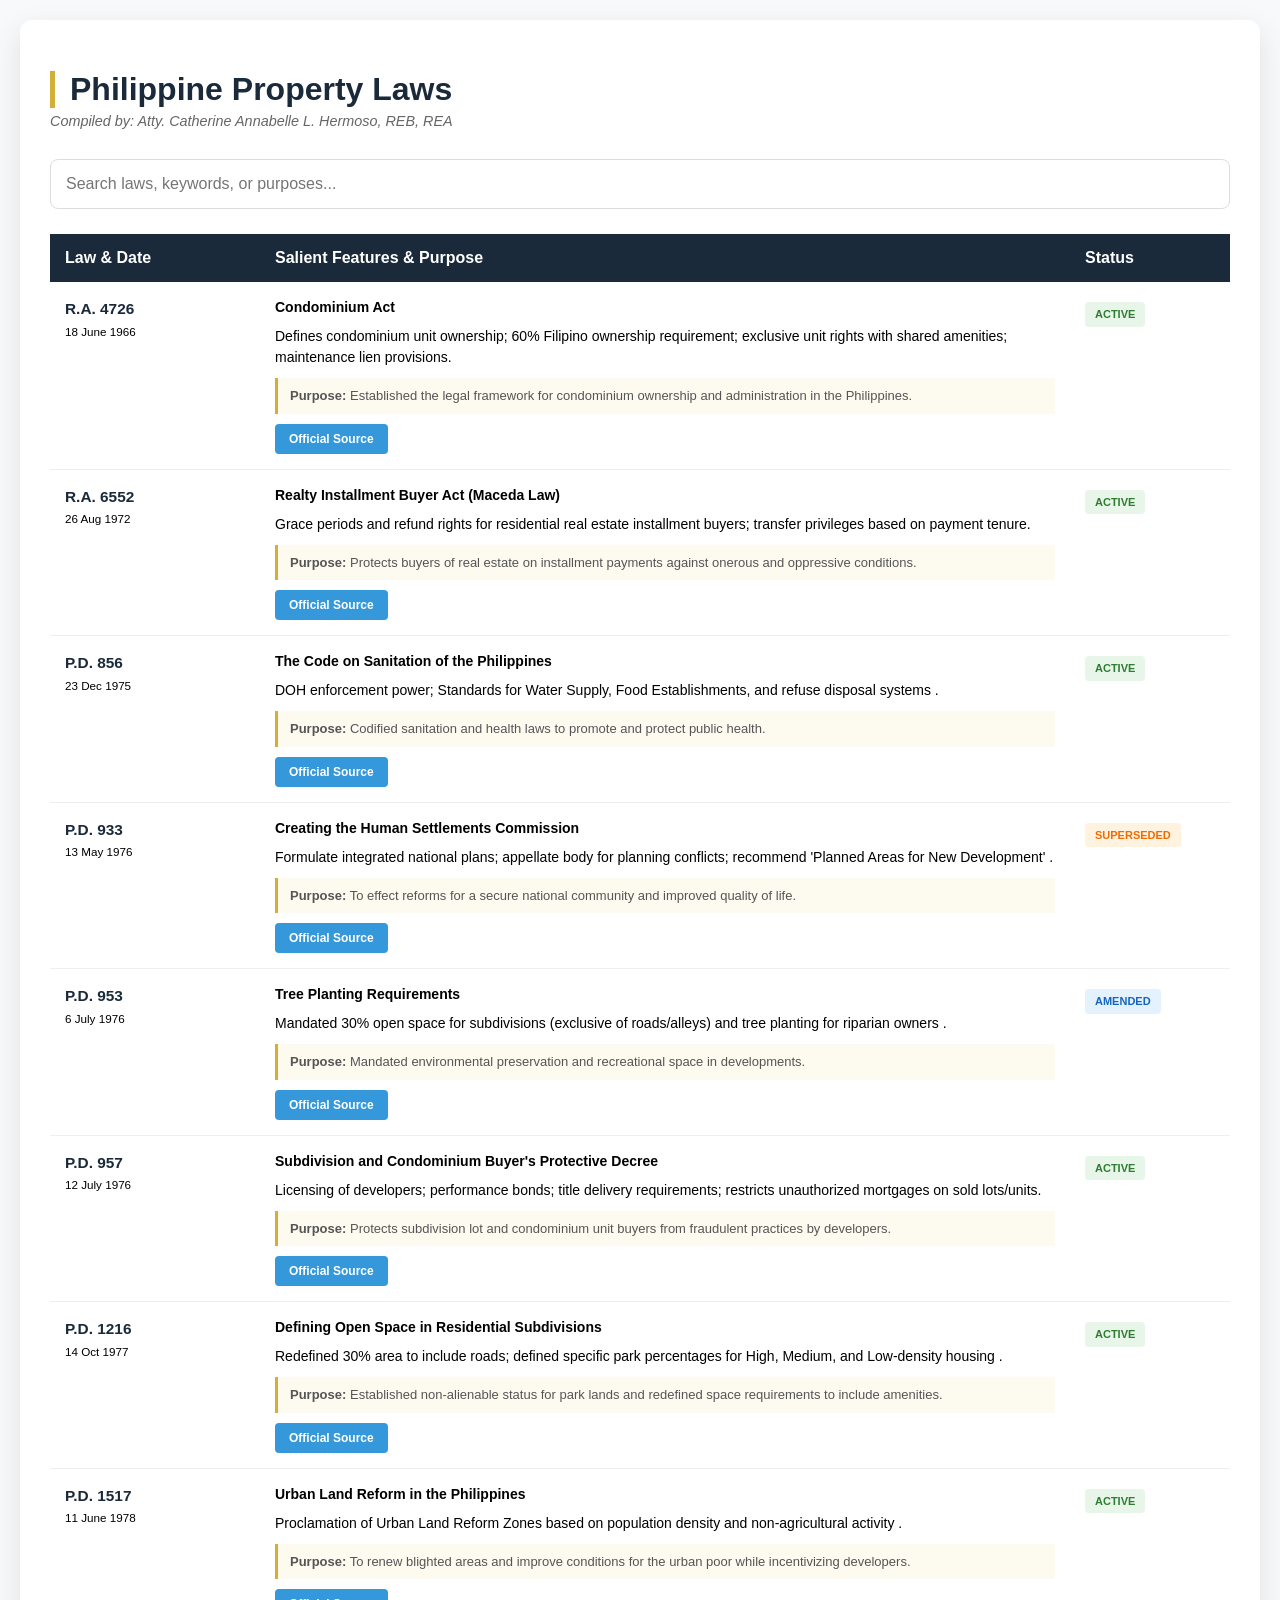
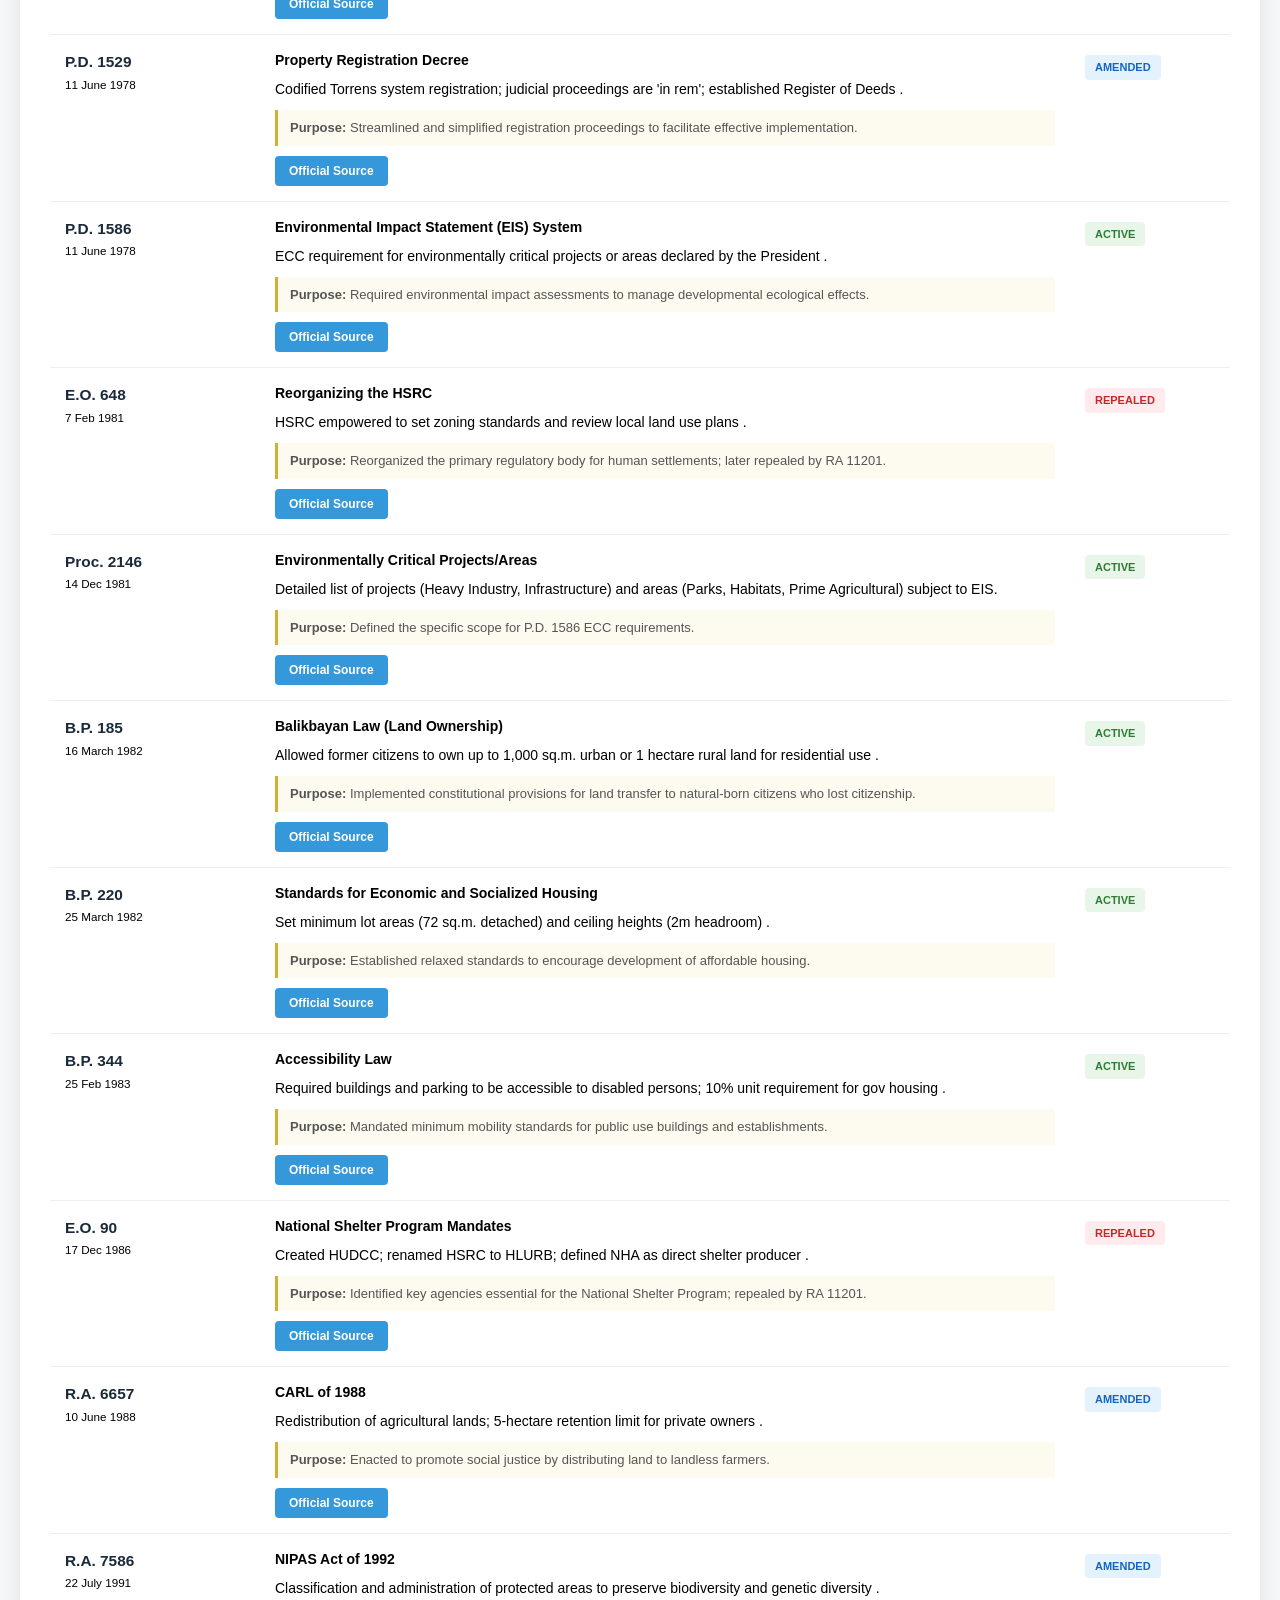
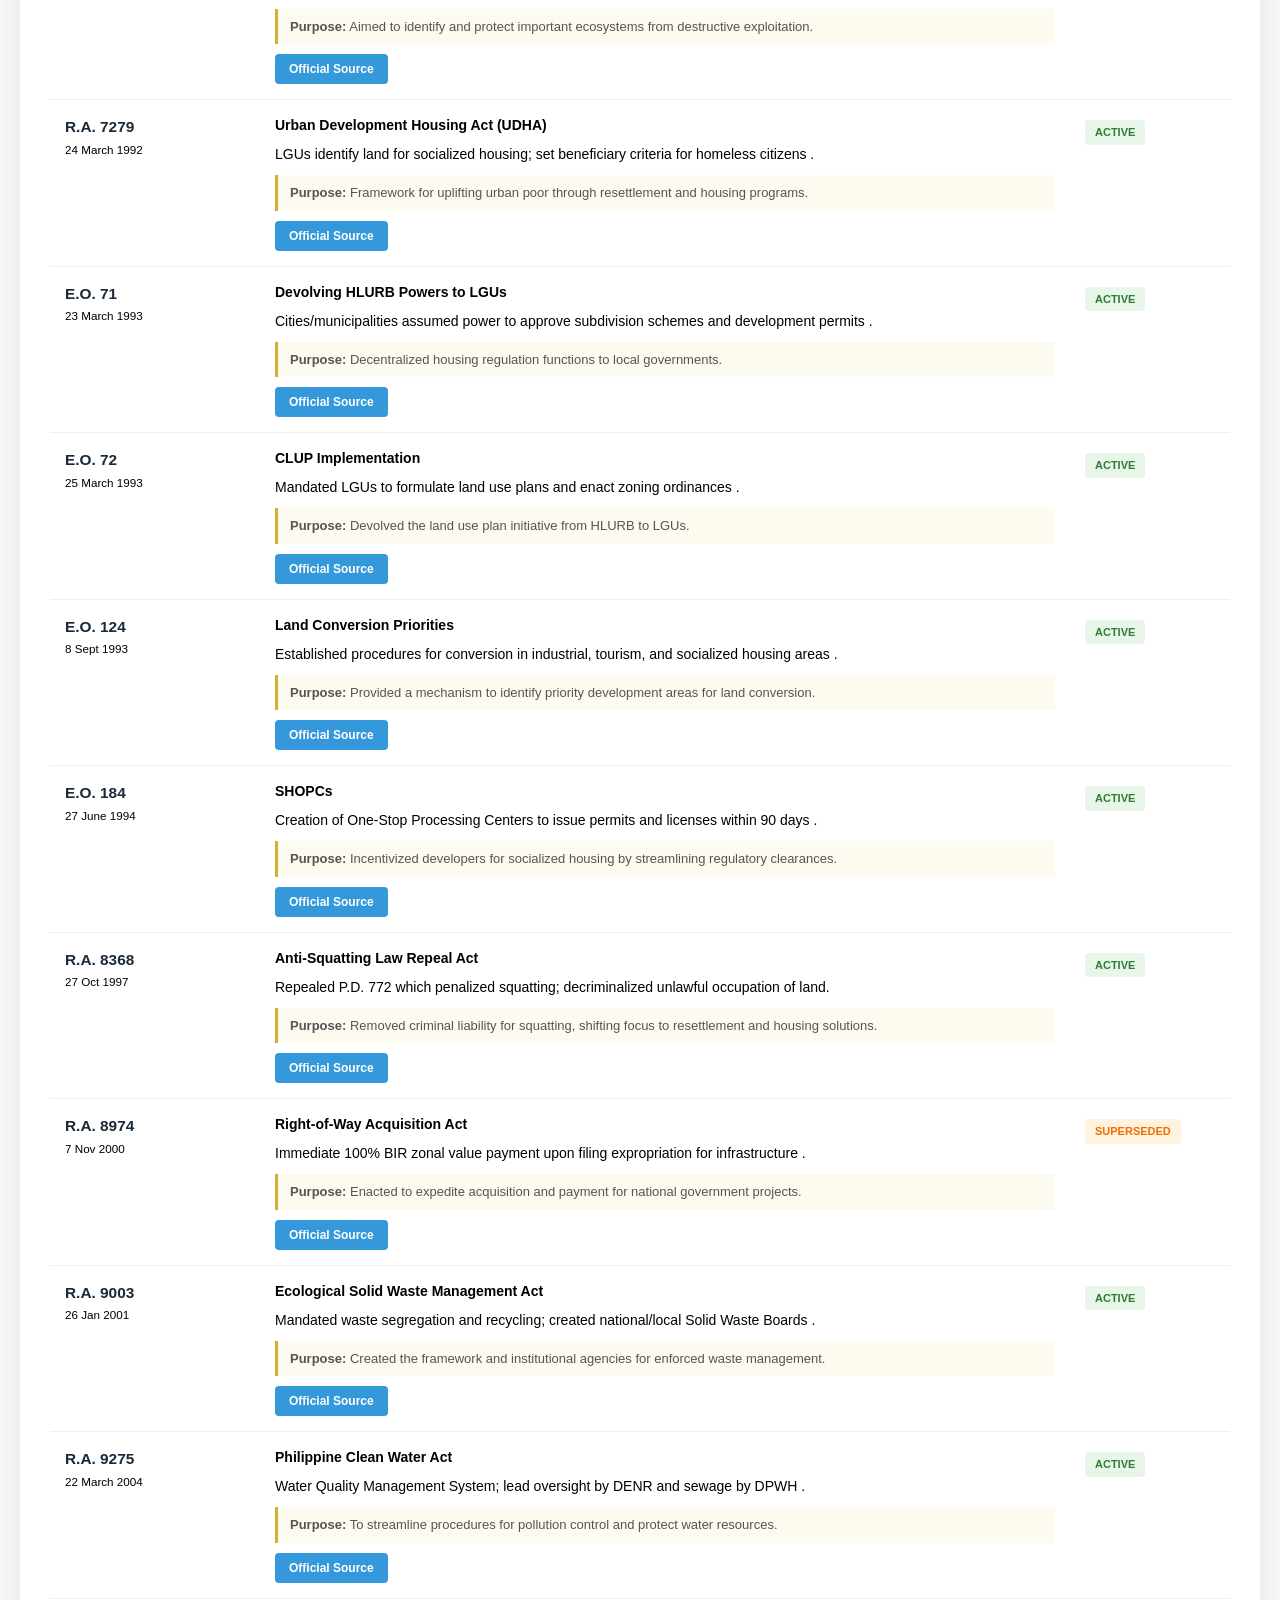
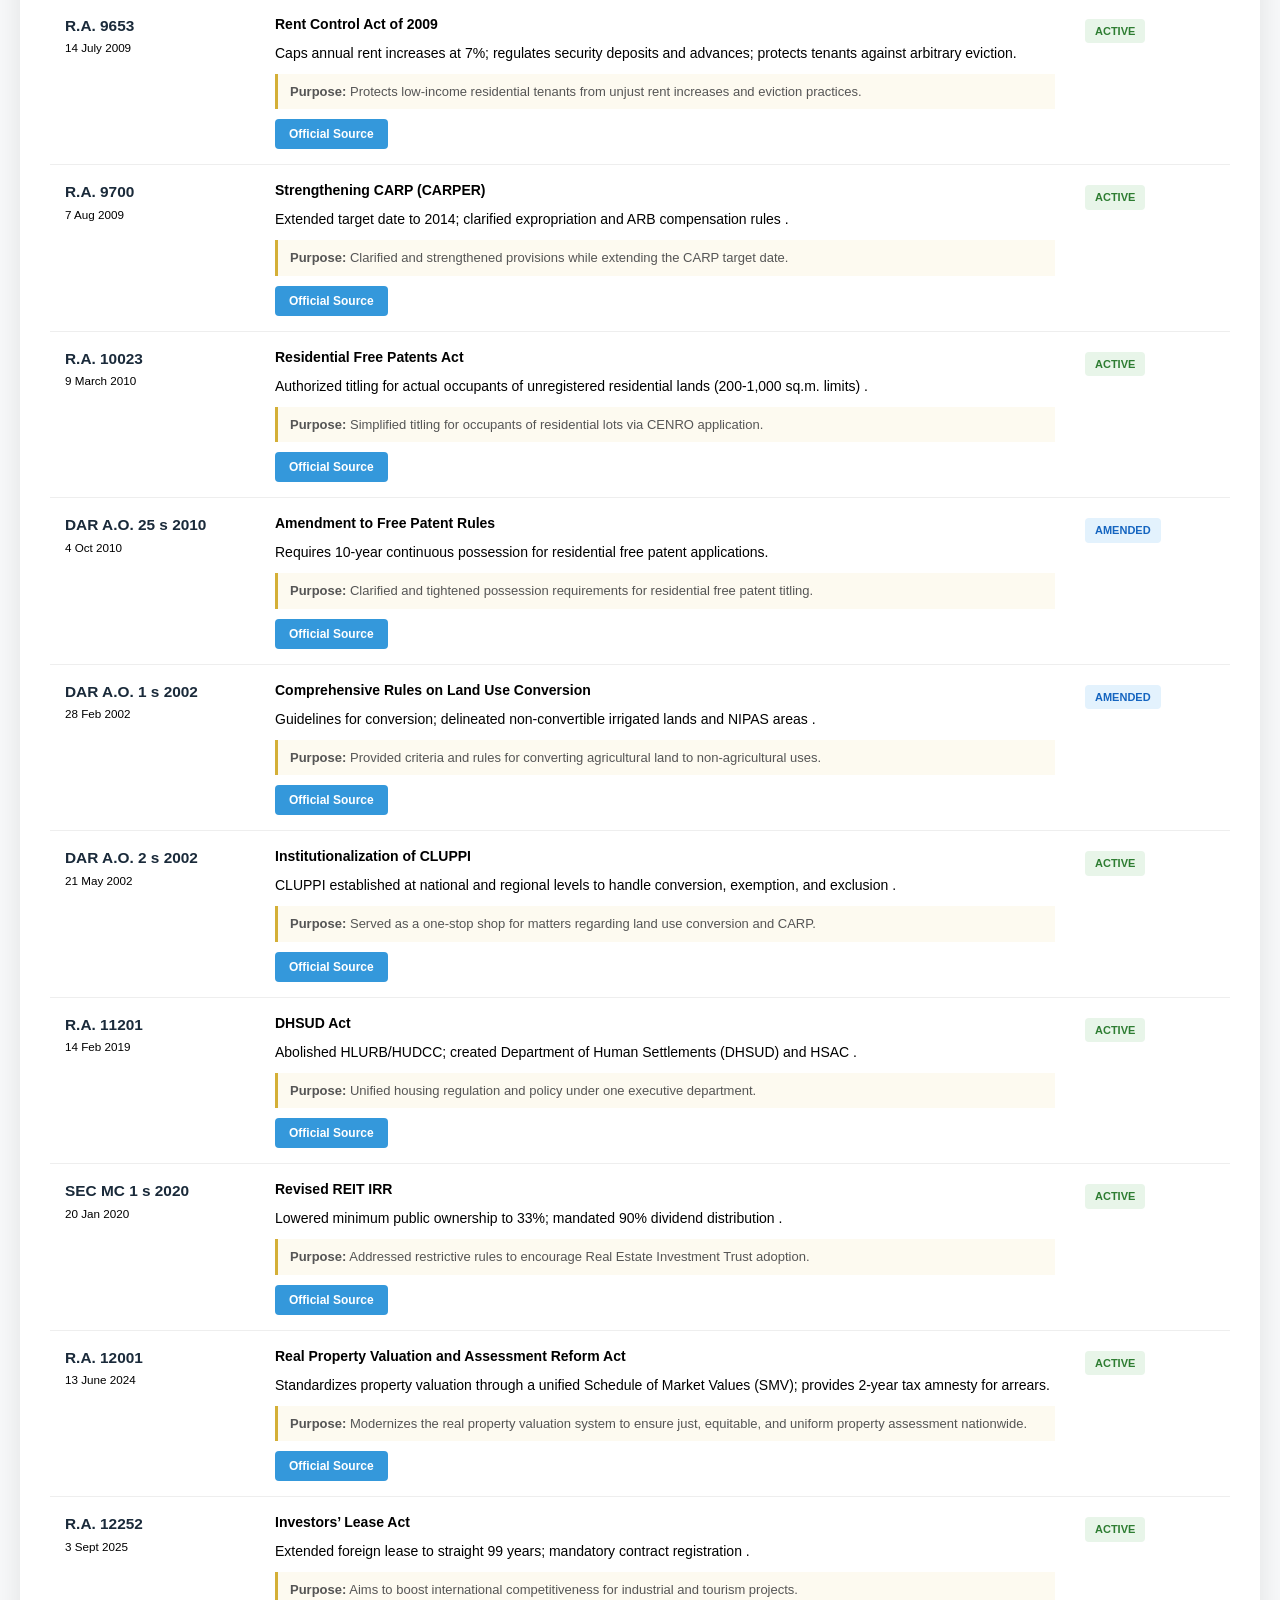
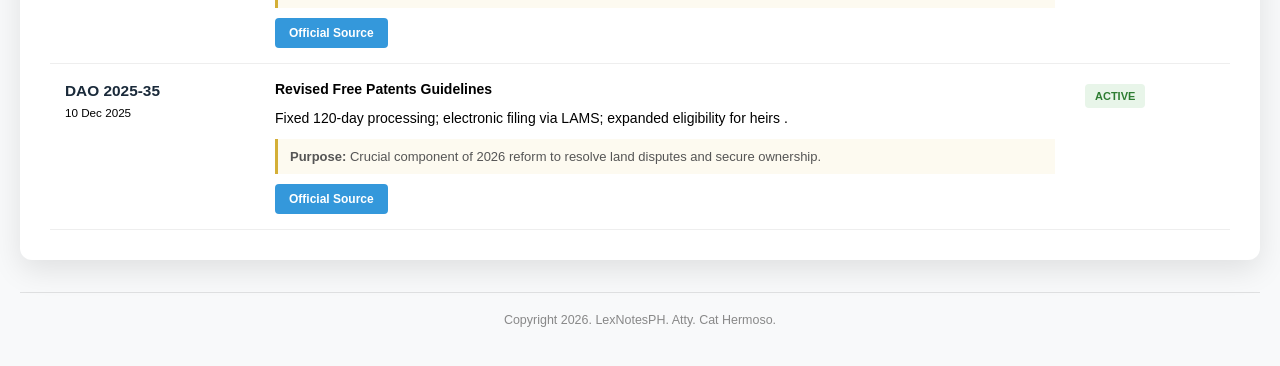
<file: property-laws/index.html>
<!DOCTYPE html>
<html lang="en">
<head>
    <meta charset="UTF-8">
    <meta name="viewport" content="width=device-width, initial-scale=1.0">
    <title>Property Law Interactive Audit - Full Version</title>
    <style>
        :root { --primary: #1a2a3a; --accent: #d4af37; --bg: #f8f9fa; }
        body { font-family: 'Segoe UI', sans-serif; background: var(--bg); margin: 0; padding: 20px; }
        .container { max-width: 1400px; margin: 0 auto; background: white; padding: 30px; border-radius: 12px; box-shadow: 0 10px 30px rgba(0,0,0,0.1); }
        h1 { color: var(--primary); border-left: 5px solid var(--accent); padding-left: 15px; margin-bottom: 5px; }
        .author { color: #666; margin-bottom: 30px; font-style: italic; font-size: 0.9em; }
        .controls { display: flex; gap: 15px; margin-bottom: 25px; }
        input { flex: 1; padding: 15px; border: 1px solid #ddd; border-radius: 8px; font-size: 16px; outline: none; }
        table { width: 100%; border-collapse: collapse; }
        th { background: var(--primary); color: white; padding: 15px; text-align: left; position: sticky; top: 0; }
        td { padding: 15px; border-bottom: 1px solid #eee; vertical-align: top; font-size: 14px; line-height: 1.5; }
        .law-id { font-weight: bold; color: var(--primary); display: block; font-size: 1.1em; }
        .status-tag { padding: 4px 10px; border-radius: 4px; font-size: 11px; font-weight: bold; text-transform: uppercase; display: inline-block; margin-top: 5px; }
        .active { background: #e8f5e9; color: #2e7d32; }
        .superseded { background: #fff3e0; color: #ef6c00; }
        .repealed { background: #ffebee; color: #c62828; }
        .amended { background: #e3f2fd; color: #1565c0; }
        .link-btn { display: inline-block; margin-top: 10px; padding: 6px 14px; background: #3498db; color: white; text-decoration: none; border-radius: 4px; font-size: 12px; font-weight: 600; }
        .purpose-box { background: #fdfaf0; border-left: 3px solid #d4af37; padding: 8px 12px; margin-top: 10px; font-size: 13px; color: #555; }
        .site-footer { text-align: center; padding: 1.2rem 1rem; border-top: 1px solid rgba(0,0,0,0.1); font-size: 0.78rem; color: #888; margin-top: 2rem; }
        .site-footer a { color: inherit; text-decoration: none; }
        .site-footer a:hover { color: #555; text-decoration: underline; }
    </style>
</head>
<body>
<div class="container">
    <h1>Philippine Property Laws</h1>
    <div class="author">Compiled by: Atty. Catherine Annabelle L. Hermoso, REB, REA </div>
    <div class="controls">
        <input type="text" id="searchInput" placeholder="Search laws, keywords, or purposes...">
    </div>
    <table id="propertyTable">
        <thead><tr><th style="width: 180px;">Law & Date</th><th>Salient Features & Purpose</th><th style="width: 130px;">Status</th></tr></thead>
        <tbody id="tableBody"></tbody>
    </table>
</div>
<script>
    const lawData = [
        { id: "R.A. 4726", date: "18 June 1966", title: "Condominium Act", features: "Defines condominium unit ownership; 60% Filipino ownership requirement; exclusive unit rights with shared amenities; maintenance lien provisions.", purpose: "Established the legal framework for condominium ownership and administration in the Philippines.", status: "active", link: "https://lawphil.net/statutes/repacts/ra1966/ra_4726_1966.html" },
        { id: "R.A. 6552", date: "26 Aug 1972", title: "Realty Installment Buyer Act (Maceda Law)", features: "Grace periods and refund rights for residential real estate installment buyers; transfer privileges based on payment tenure.", purpose: "Protects buyers of real estate on installment payments against onerous and oppressive conditions.", status: "active", link: "https://lawphil.net/statutes/repacts/ra1972/ra_6552_1972.html" },
        { id: "P.D. 856", date: "23 Dec 1975", title: "The Code on Sanitation of the Philippines", features: "DOH enforcement power; Standards for Water Supply, Food Establishments, and refuse disposal systems .", purpose: "Codified sanitation and health laws to promote and protect public health.", status: "active", link: "https://www.officialgazette.gov.ph/1975/12/23/presidential-decree-no-856-s-1975/" },
        { id: "P.D. 933", date: "13 May 1976", title: "Creating the Human Settlements Commission", features: "Formulate integrated national plans; appellate body for planning conflicts; recommend 'Planned Areas for New Development' .", purpose: "To effect reforms for a secure national community and improved quality of life.", status: "superseded", link: "https://lawphil.net/statutes/presdecs/pd1976/pd_933_1976.html" },
        { id: "P.D. 953", date: "6 July 1976", title: "Tree Planting Requirements", features: "Mandated 30% open space for subdivisions (exclusive of roads/alleys) and tree planting for riparian owners .", purpose: "Mandated environmental preservation and recreational space in developments.", status: "amended", link: "https://lawphil.net/statutes/presdecs/pd1976/pd_953_1976.html" },
        { id: "P.D. 957", date: "12 July 1976", title: "Subdivision and Condominium Buyer's Protective Decree", features: "Licensing of developers; performance bonds; title delivery requirements; restricts unauthorized mortgages on sold lots/units.", purpose: "Protects subdivision lot and condominium unit buyers from fraudulent practices by developers.", status: "active", link: "https://lawphil.net/statutes/presdecs/pd1976/pd_957_1976.html" },
        { id: "P.D. 1216", date: "14 Oct 1977", title: "Defining Open Space in Residential Subdivisions", features: "Redefined 30% area to include roads; defined specific park percentages for High, Medium, and Low-density housing .", purpose: "Established non-alienable status for park lands and redefined space requirements to include amenities.", status: "active", link: "https://lawphil.net/statutes/presdecs/pd1977/pd_1216_1977.html" },
        { id: "P.D. 1517", date: "11 June 1978", title: "Urban Land Reform in the Philippines", features: "Proclamation of Urban Land Reform Zones based on population density and non-agricultural activity .", purpose: "To renew blighted areas and improve conditions for the urban poor while incentivizing developers.", status: "active", link: "https://lawphil.net/statutes/presdecs/pd1978/pd_1517_1978.html" },
        { id: "P.D. 1529", date: "11 June 1978", title: "Property Registration Decree", features: "Codified Torrens system registration; judicial proceedings are 'in rem'; established Register of Deeds .", purpose: "Streamlined and simplified registration proceedings to facilitate effective implementation.", status: "amended", link: "https://lawphil.net/statutes/presdecs/pd1978/pd_1529_1978.html" },
        { id: "P.D. 1586", date: "11 June 1978", title: "Environmental Impact Statement (EIS) System", features: "ECC requirement for environmentally critical projects or areas declared by the President .", purpose: "Required environmental impact assessments to manage developmental ecological effects.", status: "active", link: "https://lawphil.net/statutes/presdecs/pd1978/pd_1586_1978.html" },
        { id: "E.O. 648", date: "7 Feb 1981", title: "Reorganizing the HSRC", features: "HSRC empowered to set zoning standards and review local land use plans .", purpose: "Reorganized the primary regulatory body for human settlements; later repealed by RA 11201.", status: "repealed", link: "https://www.officialgazette.gov.ph/1981/02/07/executive-order-no-648-s-1981/" },
        { id: "Proc. 2146", date: "14 Dec 1981", title: "Environmentally Critical Projects/Areas", features: "Detailed list of projects (Heavy Industry, Infrastructure) and areas (Parks, Habitats, Prime Agricultural) subject to EIS.", purpose: "Defined the specific scope for P.D. 1586 ECC requirements.", status: "active", link: "https://www.officialgazette.gov.ph/1981/12/14/proclamation-no-2146-s-1981/" },
        { id: "B.P. 185", date: "16 March 1982", title: "Balikbayan Law (Land Ownership)", features: "Allowed former citizens to own up to 1,000 sq.m. urban or 1 hectare rural land for residential use .", purpose: "Implemented constitutional provisions for land transfer to natural-born citizens who lost citizenship.", status: "active", link: "https://lawphil.net/statutes/bataspas/bp1982/bp_185_1982.html" },
        { id: "B.P. 220", date: "25 March 1982", title: "Standards for Economic and Socialized Housing", features: "Set minimum lot areas (72 sq.m. detached) and ceiling heights (2m headroom) .", purpose: "Established relaxed standards to encourage development of affordable housing.", status: "active", link: "https://lawphil.net/statutes/bataspas/bp1982/bp_220_1982.html" },
        { id: "B.P. 344", date: "25 Feb 1983", title: "Accessibility Law", features: "Required buildings and parking to be accessible to disabled persons; 10% unit requirement for gov housing .", purpose: "Mandated minimum mobility standards for public use buildings and establishments.", status: "active", link: "https://elibrary.judiciary.gov.ph/thebookshelf/showdocs/2/32306" },
        { id: "E.O. 90", date: "17 Dec 1986", title: "National Shelter Program Mandates", features: "Created HUDCC; renamed HSRC to HLURB; defined NHA as direct shelter producer .", purpose: "Identified key agencies essential for the National Shelter Program; repealed by RA 11201.", status: "repealed", link: "https://www.officialgazette.gov.ph/1986/12/17/executive-order-no-90-s-1986/" },
        { id: "R.A. 6657", date: "10 June 1988", title: "CARL of 1988", features: "Redistribution of agricultural lands; 5-hectare retention limit for private owners .", purpose: "Enacted to promote social justice by distributing land to landless farmers.", status: "amended", link: "https://lawphil.net/statutes/repacts/ra1988/ra_6657_1988.html" },
        { id: "R.A. 7586", date: "22 July 1991", title: "NIPAS Act of 1992", features: "Classification and administration of protected areas to preserve biodiversity and genetic diversity .", purpose: "Aimed to identify and protect important ecosystems from destructive exploitation.", status: "amended", link: "https://lawphil.net/statutes/repacts/ra1992/ra_7586_1992.html" },
        { id: "R.A. 7279", date: "24 March 1992", title: "Urban Development Housing Act (UDHA)", features: "LGUs identify land for socialized housing; set beneficiary criteria for homeless citizens .", purpose: "Framework for uplifting urban poor through resettlement and housing programs.", status: "active", link: "https://lawphil.net/statutes/repacts/ra1992/ra_7279_1992.html" },
        { id: "E.O. 71", date: "23 March 1993", title: "Devolving HLURB Powers to LGUs", features: "Cities/municipalities assumed power to approve subdivision schemes and development permits .", purpose: "Decentralized housing regulation functions to local governments.", status: "active", link: "https://lawphil.net/statutes/execords/eo1993/eo_71_1993.html" },
        { id: "E.O. 72", date: "25 March 1993", title: "CLUP Implementation", features: "Mandated LGUs to formulate land use plans and enact zoning ordinances .", purpose: "Devolved the land use plan initiative from HLURB to LGUs.", status: "active", link: "https://www.officialgazette.gov.ph/1993/03/25/executive-order-no-72-s-1993/" },
        { id: "E.O. 124", date: "8 Sept 1993", title: "Land Conversion Priorities", features: "Established procedures for conversion in industrial, tourism, and socialized housing areas .", purpose: "Provided a mechanism to identify priority development areas for land conversion.", status: "active", link: "https://lawphil.net/executive/execord/eo1993/eo_124_1993.html" },
        { id: "E.O. 184", date: "27 June 1994", title: "SHOPCs", features: "Creation of One-Stop Processing Centers to issue permits and licenses within 90 days .", purpose: "Incentivized developers for socialized housing by streamlining regulatory clearances.", status: "active", link: "https://lawphil.net/executive/execord/eo1994/eo_184_1994.html" },
        { id: "R.A. 8368", date: "27 Oct 1997", title: "Anti-Squatting Law Repeal Act", features: "Repealed P.D. 772 which penalized squatting; decriminalized unlawful occupation of land.", purpose: "Removed criminal liability for squatting, shifting focus to resettlement and housing solutions.", status: "active", link: "https://lawphil.net/statutes/repacts/ra1997/ra_8368_1997.html" },
        { id: "R.A. 8974", date: "7 Nov 2000", title: "Right-of-Way Acquisition Act", features: "Immediate 100% BIR zonal value payment upon filing expropriation for infrastructure .", purpose: "Enacted to expedite acquisition and payment for national government projects.", status: "superseded", link: "https://lawphil.net/statutes/repacts/ra2000/ra_8974_2000.html" },
        { id: "R.A. 9003", date: "26 Jan 2001", title: "Ecological Solid Waste Management Act", features: "Mandated waste segregation and recycling; created national/local Solid Waste Boards .", purpose: "Created the framework and institutional agencies for enforced waste management.", status: "active", link: "https://lawphil.net/statutes/repacts/ra2001/ra_9003_2001.html" },
        { id: "R.A. 9275", date: "22 March 2004", title: "Philippine Clean Water Act", features: "Water Quality Management System; lead oversight by DENR and sewage by DPWH .", purpose: "To streamline procedures for pollution control and protect water resources.", status: "active", link: "https://lawphil.net/statutes/repacts/ra2004/ra_9275_2004.html" },
        { id: "R.A. 9653", date: "14 July 2009", title: "Rent Control Act of 2009", features: "Caps annual rent increases at 7%; regulates security deposits and advances; protects tenants against arbitrary eviction.", purpose: "Protects low-income residential tenants from unjust rent increases and eviction practices.", status: "active", link: "https://lawphil.net/statutes/repacts/ra2009/ra_9653_2009.html" },
        { id: "R.A. 9700", date: "7 Aug 2009", title: "Strengthening CARP (CARPER)", features: "Extended target date to 2014; clarified expropriation and ARB compensation rules .", purpose: "Clarified and strengthened provisions while extending the CARP target date.", status: "active", link: "https://lawphil.net/statutes/repacts/ra2009/ra_9700_2009.html" },
        { id: "R.A. 10023", date: "9 March 2010", title: "Residential Free Patents Act", features: "Authorized titling for actual occupants of unregistered residential lands (200-1,000 sq.m. limits) .", purpose: "Simplified titling for occupants of residential lots via CENRO application.", status: "active", link: "https://lawphil.net/statutes/repacts/ra2010/ra_10023_2010.html" },
        { id: "DAR A.O. 25 s 2010", date: "4 Oct 2010", title: "Amendment to Free Patent Rules", features: "Requires 10-year continuous possession for residential free patent applications.", purpose: "Clarified and tightened possession requirements for residential free patent titling.", status: "amended", link: "https://www.dar.gov.ph/issuance/administrative-orders" },
        { id: "DAR A.O. 1 s 2002", date: "28 Feb 2002", title: "Comprehensive Rules on Land Use Conversion", features: "Guidelines for conversion; delineated non-convertible irrigated lands and NIPAS areas .", purpose: "Provided criteria and rules for converting agricultural land to non-agricultural uses.", status: "amended", link: "https://www.dar.gov.ph/issuance/administrative-orders" },
        { id: "DAR A.O. 2 s 2002", date: "21 May 2002", title: "Institutionalization of CLUPPI", features: "CLUPPI established at national and regional levels to handle conversion, exemption, and exclusion .", purpose: "Served as a one-stop shop for matters regarding land use conversion and CARP.", status: "active", link: "https://www.dar.gov.ph/issuance/administrative-orders" },
        { id: "R.A. 11201", date: "14 Feb 2019", title: "DHSUD Act", features: "Abolished HLURB/HUDCC; created Department of Human Settlements (DHSUD) and HSAC .", purpose: "Unified housing regulation and policy under one executive department.", status: "active", link: "https://lawphil.net/statutes/repacts/ra2019/ra_11201_2019.html" },
        { id: "SEC MC 1 s 2020", date: "20 Jan 2020", title: "Revised REIT IRR", features: "Lowered minimum public ownership to 33%; mandated 90% dividend distribution .", purpose: "Addressed restrictive rules to encourage Real Estate Investment Trust adoption.", status: "active", link: "https://documents.pse.com.ph/wp-content/uploads/sites/15/2021/03/2020MCNo01_1.pdf" },
        { id: "R.A. 12001", date: "13 June 2024", title: "Real Property Valuation and Assessment Reform Act", features: "Standardizes property valuation through a unified Schedule of Market Values (SMV); provides 2-year tax amnesty for arrears.", purpose: "Modernizes the real property valuation system to ensure just, equitable, and uniform property assessment nationwide.", status: "active", link: "https://lawphil.net/statutes/repacts/ra2024/ra_12001_2024.html" },
        { id: "R.A. 12252", date: "3 Sept 2025", title: "Investors’ Lease Act", features: "Extended foreign lease to straight 99 years; mandatory contract registration .", purpose: "Aims to boost international competitiveness for industrial and tourism projects.", status: "active", link: "https://lawphil.net/statutes/repacts/ra2025/ra_12252_2025.html" },
        { id: "DAO 2025-35", date: "10 Dec 2025", title: "Revised Free Patents Guidelines", features: "Fixed 120-day processing; electronic filing via LAMS; expanded eligibility for heirs .", purpose: "Crucial component of 2026 reform to resolve land disputes and secure ownership.", status: "active", link: "https://www.pna.gov.ph/articles/1269182" }
    ];

    function render(filter = "") {
        const body = document.getElementById('tableBody');
        body.innerHTML = "";
        const searchTerm = filter.toLowerCase();
        lawData.filter(law => law.id.toLowerCase().includes(searchTerm) || law.title.toLowerCase().includes(searchTerm) || law.features.toLowerCase().includes(searchTerm) || law.purpose.toLowerCase().includes(searchTerm))
        .forEach(law => {
            const row = `<tr>
                <td><span class="law-id">${law.id}</span><small>${law.date}</small></td>
                <td>
                    <strong>${law.title}</strong>
                    <p style="margin: 8px 0;">${law.features}</p>
                    <div class="purpose-box"><strong>Purpose:</strong> ${law.purpose}</div>
                    ${law.link ? `<a href="${law.link}" target="_blank" class="link-btn">Official Source</a>` : ''}
                </td>
                <td><span class="status-tag ${law.status}">${law.status}</span></td>
            </tr>`;
            body.innerHTML += row;
        });
    }
    document.getElementById('searchInput').addEventListener('input', (e) => render(e.target.value));
    render();
</script>
<footer class="site-footer"><a href="/">Copyright 2026. LexNotesPH. Atty. Cat Hermoso.</a></footer>
</body>
</html>
</file>
<file: egypt/style.css>
/* =============================================
   CUSTOM PROPERTIES
   ============================================= */
:root {
  --papyrus:       #D4A96A;
  --papyrus-light: #E8C990;
  --papyrus-dark:  #B8894A;
  --papyrus-deep:  #9A6E35;
  --text-dark:     #3D1F00;
  --text-mid:      #6B3D0F;
  --gold:          #C9A227;
  --gold-light:    #E8C547;
  --teal:          #2E7D9E;
  --teal-light:    #4AA3C8;
  --red:           #8B1A1A;
  --red-light:     #B52020;
  --cream:         #F5E6C8;
  --shadow:        rgba(61, 31, 0, 0.25);
  --overlay:       rgba(30, 15, 0, 0.72);

  --font-display:  'Cinzel Decorative', serif;
  --font-heading:  'Cinzel', serif;
  --font-body:     'Lato', sans-serif;

  --card-width:    220px;
  --bar-height:    10px;
  --gap:           32px;
}

/* =============================================
   RESET & BASE
   ============================================= */
*, *::before, *::after { box-sizing: border-box; margin: 0; padding: 0; }

html { scroll-behavior: smooth; }

body {
  background: var(--papyrus);
  background-image:
    radial-gradient(ellipse at 20% 10%, rgba(255,220,140,0.35) 0%, transparent 60%),
    radial-gradient(ellipse at 80% 90%, rgba(140,80,20,0.25) 0%, transparent 55%),
    url("data:image/svg+xml,%3Csvg xmlns='http://www.w3.org/2000/svg' width='4' height='4'%3E%3Crect width='4' height='4' fill='%23C9962A' opacity='0.04'/%3E%3Crect x='0' y='0' width='2' height='2' fill='%23D4A96A' opacity='0.06'/%3E%3C/svg%3E");
  color: var(--text-dark);
  font-family: var(--font-body);
  min-height: 100vh;
  overflow-x: hidden;
}

/* =============================================
   HEADER
   ============================================= */
.site-header {
  position: relative;
  text-align: center;
  padding: 40px 120px 28px;
  border-bottom: 3px solid var(--gold);
  background: linear-gradient(180deg, rgba(200,150,60,0.18) 0%, transparent 100%);
}

.header-corner {
  position: absolute;
  display: flex;
  flex-direction: column;
  align-items: center;
  gap: 6px;
}
.header-corner--tl { top: 16px; left: 18px; }
.header-corner--tr { top: 16px; right: 18px; }
.header-corner--bl { bottom: 16px; left: 18px; }
.header-corner--br { bottom: 16px; right: 18px; }

.ankh {
  font-size: 2.4rem;
  color: var(--gold);
  line-height: 1;
  filter: drop-shadow(0 1px 2px rgba(0,0,0,0.3));
}

.scarab {
  font-size: 2rem;
  color: var(--teal);
  line-height: 1;
  filter: drop-shadow(0 1px 2px rgba(0,0,0,0.3));
}
.scarab.small { font-size: 1.3rem; }

.hieroglyph-strip--v {
  width: 8px;
  height: 70px;
  background: repeating-linear-gradient(
    180deg,
    var(--gold) 0px, var(--gold) 3px,
    transparent 3px, transparent 8px,
    var(--teal) 8px, var(--teal) 11px,
    transparent 11px, transparent 16px
  );
  border-radius: 4px;
  opacity: 0.55;
}

.site-title {
  font-family: var(--font-display);
  font-size: clamp(1.4rem, 3.5vw, 2.6rem);
  color: var(--text-dark);
  letter-spacing: 0.04em;
  text-transform: uppercase;
  line-height: 1.15;
}

.site-subtitle {
  font-family: var(--font-heading);
  font-size: clamp(1rem, 2vw, 1.5rem);
  color: var(--red);
  letter-spacing: 0.12em;
  text-transform: uppercase;
  margin-top: 4px;
}

.site-desc {
  font-size: 0.9rem;
  color: var(--text-mid);
  font-style: italic;
  margin-top: 10px;
  max-width: 600px;
  margin-left: auto;
  margin-right: auto;
  line-height: 1.5;
}

/* =============================================
   ERA FILTERS
   ============================================= */
.era-filters {
  display: flex;
  justify-content: center;
  gap: 12px;
  padding: 20px 16px 16px;
  flex-wrap: wrap;
}

.filter-btn {
  font-family: var(--font-heading);
  font-size: 0.78rem;
  letter-spacing: 0.1em;
  text-transform: uppercase;
  padding: 7px 18px;
  border: 2px solid var(--papyrus-dark);
  border-radius: 20px;
  background: transparent;
  color: var(--text-mid);
  cursor: pointer;
  transition: all 0.2s ease;
}

.filter-btn:hover {
  border-color: var(--gold);
  color: var(--text-dark);
  background: rgba(201,162,39,0.12);
}

.filter-btn.active {
  background: var(--gold);
  border-color: var(--gold);
  color: var(--text-dark);
  font-weight: 700;
  box-shadow: 0 2px 8px rgba(201,162,39,0.4);
}

/* =============================================
   TIMELINE SECTION
   ============================================= */
.timeline-section {
  padding: 0 0 40px;
  overflow-x: auto;
  -webkit-overflow-scrolling: touch;
}

.timeline-wrapper {
  min-width: max-content;
  padding: 20px 48px 20px;
  display: flex;
  flex-direction: column;
  gap: 0;
}

/* ---- Track: two rows of cards + the bar between them ---- */
.timeline-track {
  display: grid;
  grid-template-rows: auto var(--bar-height) auto;
  position: relative;
}

/* The bar row */
.timeline-bar {
  display: flex;
  align-items: center;
  position: relative;
  height: var(--bar-height);
  margin: 0 calc(var(--card-width) / 2);
  background: linear-gradient(90deg,
    var(--red) 0%,
    var(--red) var(--old-end, 25%),
    var(--teal) var(--old-end, 25%),
    var(--teal) var(--middle-end, 50%),
    var(--gold) var(--middle-end, 50%),
    var(--gold) 100%
  );
  border-radius: 5px;
  box-shadow: 0 2px 6px var(--shadow);
}

.bar-dot {
  position: absolute;
  width: 18px;
  height: 18px;
  background: var(--cream);
  border: 3px solid var(--teal);
  border-radius: 50%;
  transform: translateX(-50%);
  top: 50%;
  margin-top: -9px;
  z-index: 2;
  box-shadow: 0 0 0 2px rgba(255,255,255,0.5);
}

.era-label {
  position: absolute;
  bottom: -22px;
  font-family: var(--font-heading);
  font-size: 0.68rem;
  letter-spacing: 0.12em;
  text-transform: uppercase;
  color: var(--text-mid);
  white-space: nowrap;
  transform: translateX(-50%);
}

/* =============================================
   EVENT CARDS
   ============================================= */
.cards-row {
  display: flex;
  align-items: flex-end;
  gap: var(--gap);
  padding-bottom: 14px;
}
.cards-row.bottom {
  align-items: flex-start;
  padding-bottom: 0;
  padding-top: 14px;
}

.event-card {
  width: var(--card-width);
  flex-shrink: 0;
  background: var(--cream);
  border: 2px solid var(--papyrus-dark);
  border-radius: 6px;
  padding: 14px 14px 12px;
  cursor: pointer;
  transition: transform 0.18s ease, box-shadow 0.18s ease, border-color 0.18s ease;
  box-shadow: 2px 4px 12px var(--shadow);
  position: relative;
}

.event-card:hover {
  transform: translateY(-4px);
  box-shadow: 4px 8px 20px rgba(61,31,0,0.35);
  border-color: var(--gold);
}

.event-card.active {
  border-color: var(--gold);
  box-shadow: 0 0 0 3px rgba(201,162,39,0.45), 4px 8px 20px var(--shadow);
}

/* Connector line from card to bar */
.event-card::after {
  content: '';
  position: absolute;
  left: 50%;
  width: 2px;
  background: var(--papyrus-dark);
  transform: translateX(-50%);
}
.cards-row:not(.bottom) .event-card::after {
  bottom: -14px;
  height: 14px;
}
.cards-row.bottom .event-card::after {
  top: -14px;
  height: 14px;
}

/* Spacer card (invisible, keeps grid columns aligned) */
.event-card.spacer {
  visibility: hidden;
  pointer-events: none;
  box-shadow: none;
  border-color: transparent;
  background: transparent;
}
.event-card.spacer::after { display: none; }

.card-emoji {
  font-size: 2rem;
  display: block;
  text-align: center;
  margin-bottom: 8px;
  line-height: 1;
}

.card-date {
  font-family: var(--font-heading);
  font-size: 0.7rem;
  font-weight: 700;
  letter-spacing: 0.08em;
  color: var(--red);
  display: block;
  text-align: center;
  margin-bottom: 4px;
}

.card-era-badge {
  display: inline-block;
  font-family: var(--font-heading);
  font-size: 0.58rem;
  letter-spacing: 0.1em;
  text-transform: uppercase;
  padding: 2px 7px;
  border-radius: 10px;
  margin: 0 auto 8px;
  display: block;
  text-align: center;
  width: fit-content;
  margin-left: auto;
  margin-right: auto;
}
.era-old    { background: rgba(139,26,26,0.12); color: var(--red); border: 1px solid var(--red); }
.era-middle { background: rgba(46,125,158,0.12); color: var(--teal); border: 1px solid var(--teal); }
.era-new    { background: rgba(201,162,39,0.15); color: #8A6D00; border: 1px solid var(--gold); }

.card-title {
  font-family: var(--font-heading);
  font-size: 0.78rem;
  font-weight: 700;
  color: var(--text-dark);
  text-align: center;
  line-height: 1.35;
  margin-bottom: 8px;
}

.card-desc {
  font-size: 0.72rem;
  color: var(--text-mid);
  line-height: 1.5;
  text-align: center;
}

.card-cta {
  display: block;
  margin-top: 10px;
  text-align: center;
  font-family: var(--font-heading);
  font-size: 0.62rem;
  letter-spacing: 0.1em;
  text-transform: uppercase;
  color: var(--gold);
  border-top: 1px solid var(--papyrus-dark);
  padding-top: 8px;
}

/* Hidden card state (era filter) */
.event-card.hidden {
  display: none;
}

/* =============================================
   GLOSSARY FOOTER
   ============================================= */
.glossary {
  display: flex;
  gap: 0;
  border-top: 3px solid var(--gold);
  background: linear-gradient(180deg, rgba(140,80,20,0.1) 0%, transparent 100%);
  padding: 16px 32px;
  align-items: flex-start;
  flex-wrap: wrap;
}

.glossary-label {
  display: flex;
  flex-direction: column;
  align-items: center;
  gap: 6px;
  font-family: var(--font-heading);
  font-size: 0.75rem;
  letter-spacing: 0.15em;
  text-transform: uppercase;
  color: var(--text-dark);
  font-weight: 700;
  padding-right: 24px;
  border-right: 2px solid var(--papyrus-dark);
  margin-right: 24px;
  min-width: 80px;
  padding-top: 4px;
}

.glossary-items {
  display: flex;
  flex: 1;
  gap: 24px;
  flex-wrap: wrap;
}

.glossary-item {
  flex: 1;
  min-width: 200px;
}

.glossary-item strong {
  font-family: var(--font-heading);
  font-size: 0.72rem;
  letter-spacing: 0.1em;
  text-transform: uppercase;
  color: var(--text-dark);
  display: block;
  margin-bottom: 4px;
}

.glossary-item p {
  font-size: 0.72rem;
  color: var(--text-mid);
  line-height: 1.5;
}

.glossary-item + .glossary-item {
  border-left: 1px solid var(--papyrus-dark);
  padding-left: 24px;
}

/* =============================================
   MODAL
   ============================================= */
.modal-overlay {
  position: fixed;
  inset: 0;
  background: var(--overlay);
  z-index: 100;
  display: flex;
  align-items: center;
  justify-content: center;
  padding: 24px 16px;
  opacity: 0;
  transition: opacity 0.25s ease;
}

.modal-overlay[hidden] { display: none; }

.modal-overlay.open {
  opacity: 1;
}

.modal-panel {
  background: var(--cream);
  background-image: radial-gradient(ellipse at 10% 5%, rgba(255,220,140,0.3) 0%, transparent 55%);
  border: 2px solid var(--gold);
  border-radius: 8px;
  max-width: 680px;
  width: 100%;
  max-height: 88vh;
  overflow-y: auto;
  padding: 32px 36px 36px;
  position: relative;
  box-shadow: 0 12px 48px rgba(0,0,0,0.5);
  transform: translateY(20px);
  transition: transform 0.25s ease;
  scrollbar-width: thin;
  scrollbar-color: var(--papyrus-dark) transparent;
}

.modal-overlay.open .modal-panel {
  transform: translateY(0);
}

.modal-close {
  position: absolute;
  top: 14px;
  right: 18px;
  background: none;
  border: 2px solid var(--papyrus-dark);
  border-radius: 50%;
  width: 32px;
  height: 32px;
  font-size: 1.2rem;
  color: var(--text-mid);
  cursor: pointer;
  line-height: 1;
  display: flex;
  align-items: center;
  justify-content: center;
  transition: border-color 0.15s, color 0.15s;
}
.modal-close:hover {
  border-color: var(--red);
  color: var(--red);
}

.modal-header {
  display: flex;
  align-items: center;
  gap: 16px;
  margin-bottom: 12px;
}

.modal-emoji {
  font-size: 2.8rem;
  line-height: 1;
  flex-shrink: 0;
}

.modal-meta {
  display: flex;
  flex-direction: column;
  gap: 4px;
}

.modal-era-badge {
  font-family: var(--font-heading);
  font-size: 0.65rem;
  letter-spacing: 0.12em;
  text-transform: uppercase;
  padding: 3px 10px;
  border-radius: 12px;
  width: fit-content;
}

.modal-dynasty {
  font-family: var(--font-heading);
  font-size: 0.75rem;
  color: var(--text-mid);
  letter-spacing: 0.06em;
}

.modal-date {
  font-family: var(--font-heading);
  font-size: 0.82rem;
  font-weight: 700;
  color: var(--red);
  letter-spacing: 0.08em;
}

.modal-title {
  font-family: var(--font-heading);
  font-size: clamp(1rem, 2.5vw, 1.35rem);
  font-weight: 700;
  color: var(--text-dark);
  line-height: 1.3;
  margin-bottom: 12px;
  padding-bottom: 12px;
  border-bottom: 1px solid var(--papyrus-dark);
}

.modal-tags {
  display: flex;
  flex-wrap: wrap;
  gap: 8px;
  margin-bottom: 16px;
}

.modal-tag {
  font-family: var(--font-heading);
  font-size: 0.62rem;
  letter-spacing: 0.1em;
  text-transform: uppercase;
  padding: 3px 10px;
  background: rgba(201,162,39,0.15);
  border: 1px solid var(--gold);
  border-radius: 12px;
  color: #7A5E00;
}

.modal-overview {
  font-size: 0.9rem;
  line-height: 1.7;
  color: var(--text-dark);
  margin-bottom: 20px;
}

.modal-achievements h3,
.modal-legacy h3 {
  font-family: var(--font-heading);
  font-size: 0.8rem;
  letter-spacing: 0.1em;
  text-transform: uppercase;
  color: var(--teal);
  margin-bottom: 10px;
  display: flex;
  align-items: center;
  gap: 8px;
}
.modal-achievements h3::before { content: '▶'; font-size: 0.55rem; }
.modal-legacy h3::before { content: '▶'; font-size: 0.55rem; }

.modal-achievements ul {
  list-style: none;
  display: flex;
  flex-direction: column;
  gap: 8px;
  margin-bottom: 20px;
  padding-left: 0;
}

.modal-achievements li {
  font-size: 0.875rem;
  line-height: 1.6;
  color: var(--text-dark);
  padding-left: 20px;
  position: relative;
}

.modal-achievements li::before {
  content: '𓆃';
  position: absolute;
  left: 0;
  color: var(--gold);
  font-size: 0.75rem;
  top: 2px;
}

.modal-legacy {
  margin-bottom: 20px;
}

.modal-legacy p {
  font-size: 0.875rem;
  line-height: 1.7;
  color: var(--text-dark);
}

.modal-fact {
  background: linear-gradient(135deg, rgba(201,162,39,0.12), rgba(46,125,158,0.08));
  border: 1px solid var(--gold);
  border-left: 4px solid var(--gold);
  border-radius: 0 6px 6px 0;
  padding: 14px 16px;
}

.fact-label {
  display: block;
  font-family: var(--font-heading);
  font-size: 0.68rem;
  letter-spacing: 0.12em;
  text-transform: uppercase;
  color: var(--gold);
  margin-bottom: 6px;
}

.modal-fact p {
  font-size: 0.85rem;
  line-height: 1.65;
  color: var(--text-dark);
  font-style: italic;
}

/* =============================================
   SCROLLBAR STYLING
   ============================================= */
.timeline-section::-webkit-scrollbar { height: 6px; }
.timeline-section::-webkit-scrollbar-track { background: transparent; }
.timeline-section::-webkit-scrollbar-thumb {
  background: var(--papyrus-dark);
  border-radius: 3px;
}

.modal-panel::-webkit-scrollbar { width: 4px; }
.modal-panel::-webkit-scrollbar-thumb {
  background: var(--papyrus-dark);
  border-radius: 2px;
}

/* =============================================
   RESPONSIVE — VERTICAL TIMELINE
   ============================================= */
@media (max-width: 768px) {
  .site-header { padding: 32px 60px 20px; }
  .hieroglyph-strip--v { height: 40px; }

  .timeline-section { overflow-x: visible; }
  .timeline-wrapper {
    min-width: unset;
    padding: 16px 24px 24px;
  }

  /* Vertical layout: single column of cards with left border */
  .timeline-track {
    display: flex;
    flex-direction: column;
    gap: 0;
    border-left: 4px solid var(--gold);
    margin-left: 16px;
    padding-left: 0;
  }

  .cards-row,
  .cards-row.bottom {
    flex-direction: column;
    align-items: flex-start;
    padding: 0;
    gap: 16px;
  }

  .timeline-bar { display: none; }

  .event-card {
    width: calc(100vw - 80px);
    max-width: 420px;
    margin-left: 20px;
    position: relative;
  }

  .event-card::after {
    content: '';
    position: absolute;
    left: -22px;
    top: 50%;
    width: 18px;
    height: 2px;
    background: var(--gold);
    transform: none;
  }

  .event-card::before {
    content: '';
    position: absolute;
    left: -28px;
    top: 50%;
    width: 12px;
    height: 12px;
    background: var(--cream);
    border: 3px solid var(--teal);
    border-radius: 50%;
    transform: translateY(-50%);
  }

  .cards-row.bottom .event-card::after { top: 50%; bottom: auto; }

  .event-card.spacer { display: none; }

  .glossary {
    flex-direction: column;
    padding: 16px 20px;
  }
  .glossary-label {
    flex-direction: row;
    border-right: none;
    border-bottom: 2px solid var(--papyrus-dark);
    padding-right: 0;
    padding-bottom: 10px;
    margin-right: 0;
    margin-bottom: 14px;
    width: 100%;
    justify-content: flex-start;
    gap: 10px;
  }
  .glossary-items { flex-direction: column; gap: 14px; }
  .glossary-item + .glossary-item {
    border-left: none;
    padding-left: 0;
    border-top: 1px solid var(--papyrus-dark);
    padding-top: 14px;
  }

  .modal-panel { padding: 24px 20px 28px; }
}
</file>
